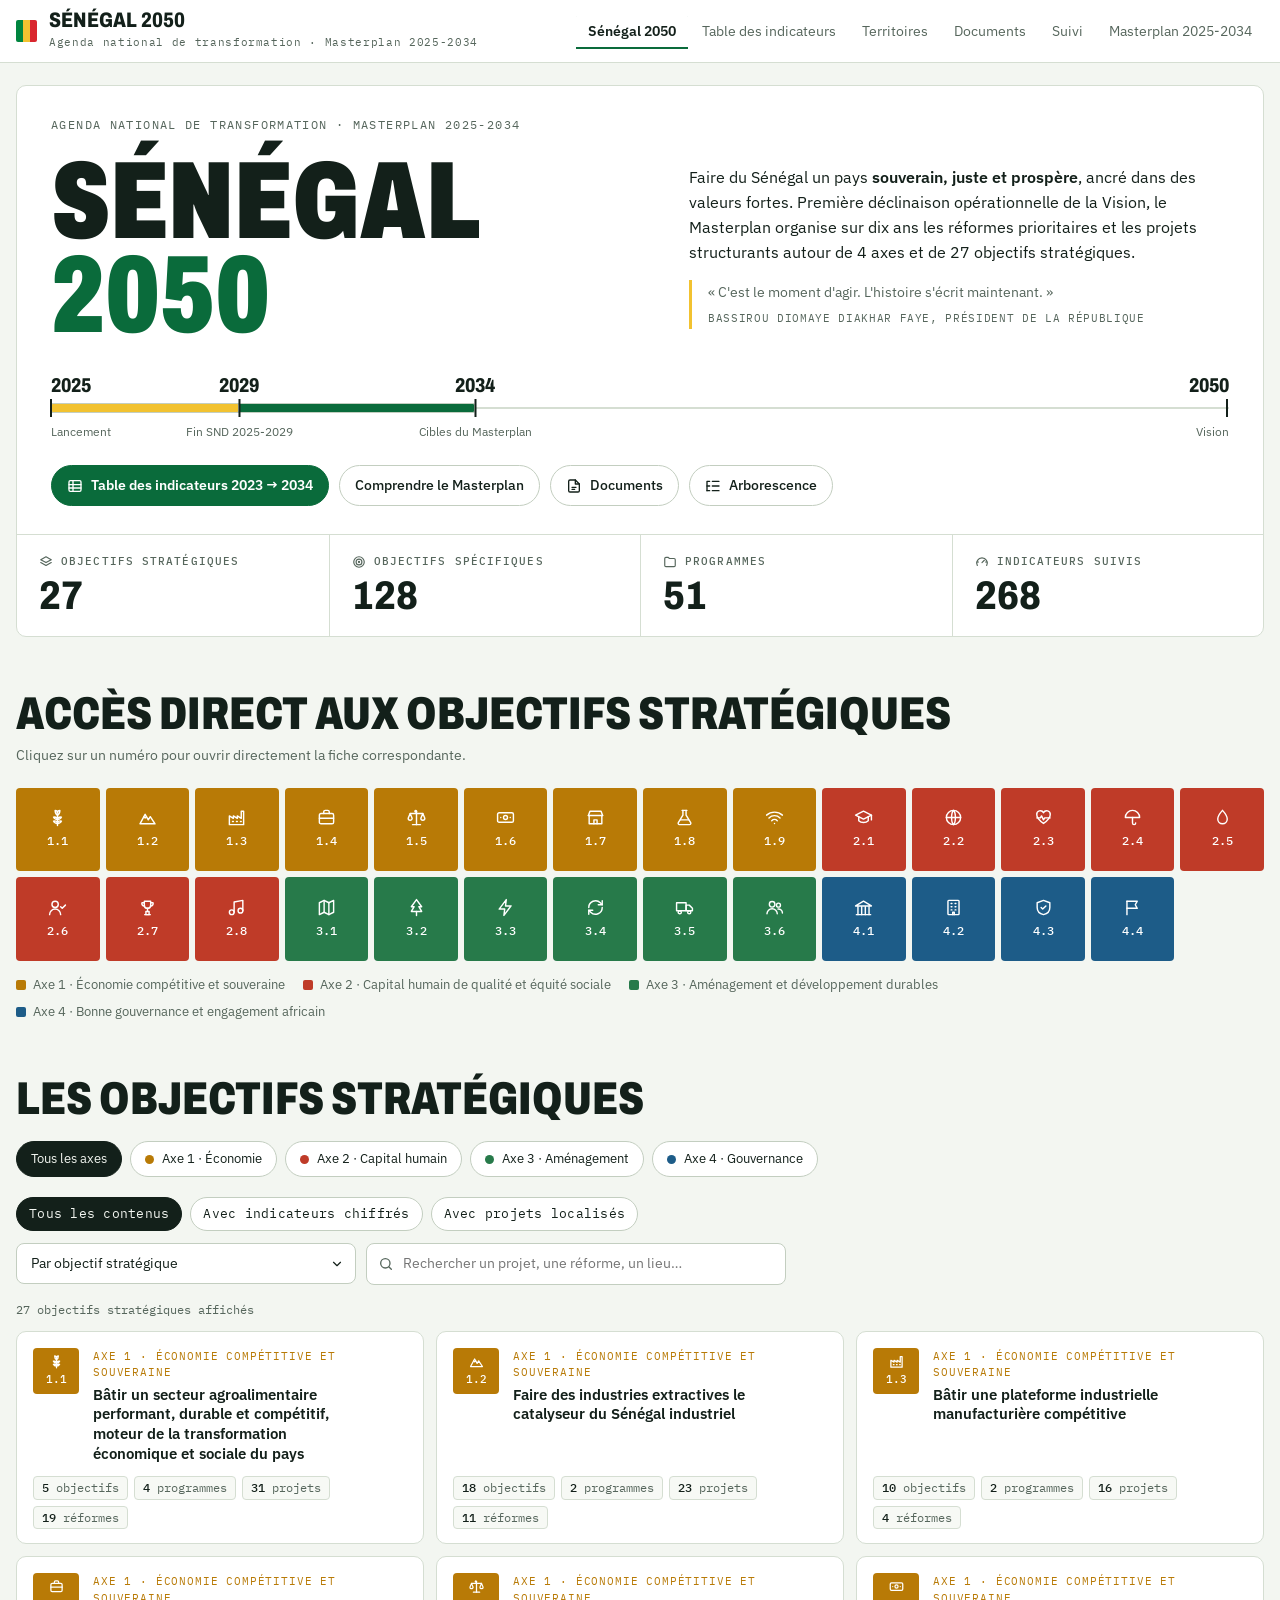
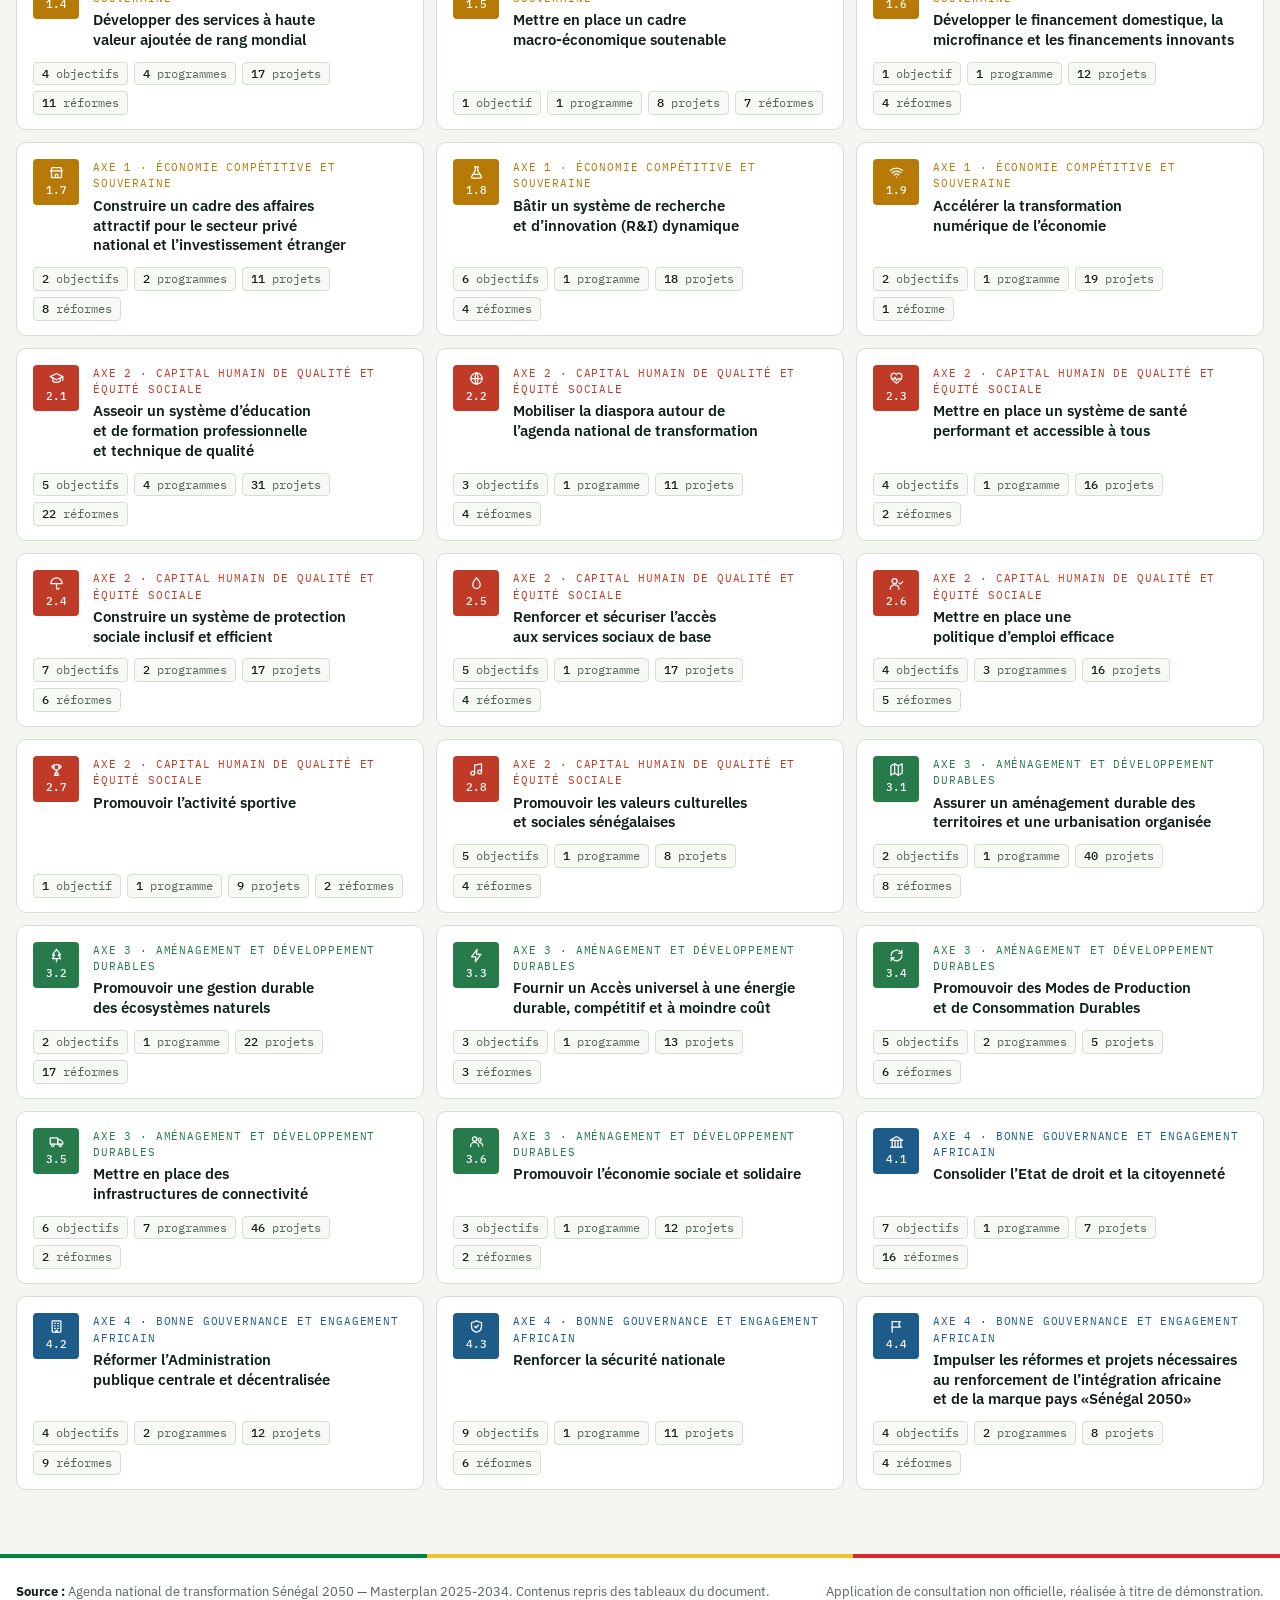
<file: index.html>
<!doctype html>
<html lang="fr">
<head>
<meta charset="utf-8">
<meta name="viewport" content="width=device-width, initial-scale=1, viewport-fit=cover">
<style>:root{padding-top:env(safe-area-inset-top,0px);padding-bottom:env(safe-area-inset-bottom,0px)}body{margin:0}img{max-width:100%}[hidden]{display:none!important}</style>
<title>Sénégal 2050</title>
<meta name="claude:viewport-fit-sides" content="cover">
<link rel="preconnect" href="https://fonts.googleapis.com">
<link rel="preconnect" href="https://fonts.gstatic.com" crossorigin>
<link rel="stylesheet" href="https://fonts.googleapis.com/css2?family=Archivo:wdth,wght@62..125,400..900&family=IBM+Plex+Sans:ital,wght@0,400;0,500;0,600;1,400&family=IBM+Plex+Mono:wght@400;500&display=swap">
<style>
/* Charte « Sénégal 2050 » (modèle v1) appliquée à l'ergonomie CAP 28.
   Couleur : vert baobab + drapeau (vert/or/rouge) ; axes ocre · latérite · vert · bleu Atlantique.
   Typo : Archivo étroit et gras (titres, chiffres), IBM Plex Sans (texte), IBM Plex Mono (étiquettes, codes, valeurs). */
:root{
  --bg:#F3F6F1; --surface:#FFFFFF; --sunk:#E8EEE6; --soft:#F7F9F5; --ink:#13201A; --muted:#56665C; --line:#D5DED2; --line2:#C3CEC0;
  --accent:#0A6B3B; --on-accent:#FFFFFF; --flag-g:#00853F; --flag-y:#F2C230; --flag-r:#D9262E;
  --ax1:#B87A06; --ax1-bg:#F6EBD3; --ax2:#BF3B28; --ax2-bg:#F7DFDA; --ax3:#277A4A; --ax3-bg:#DCEEE2; --ax4:#1D5C88; --ax4-bg:#DCE8F2;
  --on-axis:#FFFFFF; --mark:#FBE7A8;
  --display:"Archivo","Arial Narrow",Arial,sans-serif;
  --body:"IBM Plex Sans",system-ui,-apple-system,"Segoe UI",sans-serif;
  --mono:"IBM Plex Mono",ui-monospace,Menlo,Consolas,monospace;
  --wrap:1280px;
}
@media (prefers-color-scheme: dark){:root:not([data-theme="light"]){
  --bg:#0E1511; --surface:#16201A; --sunk:#1C2821; --soft:#19241D; --ink:#E6EDE8; --muted:#97A89D; --line:#2A3830; --line2:#3A4A40;
  --accent:#4CC38A; --on-accent:#0E1511;
  --ax1:#E3A83A; --ax1-bg:#2E2613; --ax2:#EA7560; --ax2-bg:#331E1A; --ax3:#5BC086; --ax3-bg:#173024; --ax4:#5EA9DD; --ax4-bg:#16283A;
  --on-axis:#0E1511; --mark:#5A4A12; color-scheme:dark}}
:root[data-theme="dark"]{
  --bg:#0E1511; --surface:#16201A; --sunk:#1C2821; --soft:#19241D; --ink:#E6EDE8; --muted:#97A89D; --line:#2A3830; --line2:#3A4A40;
  --accent:#4CC38A; --on-accent:#0E1511;
  --ax1:#E3A83A; --ax1-bg:#2E2613; --ax2:#EA7560; --ax2-bg:#331E1A; --ax3:#5BC086; --ax3-bg:#173024; --ax4:#5EA9DD; --ax4-bg:#16283A;
  --on-axis:#0E1511; --mark:#5A4A12; color-scheme:dark}
*{box-sizing:border-box}
html{scroll-behavior:smooth;scroll-padding-top:84px}
@media (prefers-reduced-motion:reduce){html{scroll-behavior:auto}*{transition:none!important}}
body{background:var(--bg);color:var(--ink);font-family:var(--body);font-size:15px;line-height:1.55}
body::before{content:"";position:fixed;inset:0 0 auto;height:env(safe-area-inset-top,0px);z-index:40;background:var(--surface)}
h1,h2,h3,h4{font-family:var(--display);margin:0;text-wrap:balance}
p{margin:0}
a{color:inherit}
button,select,input{font:inherit;color:inherit}
:focus-visible{outline:2px solid var(--accent);outline-offset:2px}
.wrap{max-width:var(--wrap);margin:0 auto;padding-left:max(16px,env(safe-area-inset-left,0px));padding-right:max(16px,env(safe-area-inset-right,0px))}
.ico{width:16px;height:16px;fill:none;stroke:currentColor;stroke-width:2;stroke-linecap:round;stroke-linejoin:round;flex:none}
.caps{font-family:var(--mono);text-transform:uppercase;letter-spacing:.1em;font-weight:500}
.eyebrow{font-family:var(--mono);font-size:11.5px;letter-spacing:.12em;text-transform:uppercase;color:var(--muted)}
.tri{height:4px;display:grid;grid-template-columns:1fr 1fr 1fr}
.tri i{display:block}.tri i:nth-child(1){background:var(--flag-g)}.tri i:nth-child(2){background:var(--flag-y)}.tri i:nth-child(3){background:var(--flag-r)}

/* en-tête */
.top{position:sticky;top:env(safe-area-inset-top,0px);z-index:30;background:var(--surface);border-bottom:1px solid var(--line)}
.top .wrap{display:flex;align-items:center;gap:20px;min-height:62px}
.brand{display:flex;align-items:center;gap:12px;text-decoration:none;min-width:0}
.flag{display:inline-grid;grid-template-columns:repeat(3,7px);height:22px;border-radius:2px;overflow:hidden;flex:none}
.flag i{display:block}.flag i:nth-child(1){background:var(--flag-g)}.flag i:nth-child(2){background:var(--flag-y)}.flag i:nth-child(3){background:var(--flag-r)}
.brand b{display:block;font-family:var(--display);font-weight:800;font-stretch:80%;font-size:21px;line-height:1;text-transform:uppercase;letter-spacing:.01em}
.brand small{display:block;font-family:var(--mono);font-size:11px;letter-spacing:.06em;color:var(--muted);white-space:nowrap;margin-top:3px}
.nav{display:flex;gap:2px;margin-left:auto;overflow-x:auto;scrollbar-width:none}
.nav::-webkit-scrollbar{display:none}
.nav a{text-decoration:none;font-size:13.5px;padding:8px 12px;border-radius:6px;white-space:nowrap;color:var(--muted)}
.nav a:hover{background:var(--sunk);color:var(--ink)}
.nav a[aria-current="page"]{color:var(--ink);font-weight:600;box-shadow:inset 0 -2px 0 var(--accent);border-radius:6px 6px 0 0}
@media (max-width:900px){.top .wrap{flex-wrap:wrap;gap:6px 16px;padding-block:10px}.nav{margin-left:0;width:100%}}
@media (max-width:560px){.brand small{white-space:normal}}

/* héros */
.hero{margin-top:22px;border:1px solid var(--line);border-radius:10px;overflow:hidden;background:var(--surface)}
.hero-band{padding:30px 34px 28px;display:grid;grid-template-columns:minmax(0,1.1fr) minmax(0,1fr);gap:20px 44px;align-items:end}
.hero .kicker{grid-column:1/-1}
.hero h1{font-weight:900;font-stretch:72%;font-size:clamp(56px,8.6vw,120px);line-height:.86;text-transform:uppercase}
.hero h1 span{display:block;color:var(--accent)}
.hero-band .lead{font-size:15.5px;line-height:1.6;max-width:56ch}
.hero-band .lead strong{font-weight:600}
.quote{border-left:3px solid var(--flag-y);padding:2px 0 2px 16px;font-size:14px;color:var(--muted);margin-top:16px}
.quote cite{display:block;margin-top:6px;font-style:normal;font-family:var(--mono);font-size:11px;letter-spacing:.06em;text-transform:uppercase}
.ruler{grid-column:1/-1;position:relative;height:70px;margin-top:12px}
.ruler .base{position:absolute;left:0;right:0;top:32px;height:2px;background:var(--line)}
.ruler .seg{position:absolute;top:28px;height:10px;border-radius:2px}
.ruler .tick{position:absolute;top:0;transform:translateX(-50%);text-align:center;white-space:nowrap}
.ruler .tick b{display:block;font-family:var(--display);font-weight:800;font-stretch:80%;font-size:20px;line-height:1}
.ruler .tick span{display:block;margin-top:28px;font-size:11.5px;color:var(--muted)}
.ruler .tick::after{content:"";position:absolute;left:50%;top:24px;width:2px;height:18px;background:var(--ink);transform:translateX(-50%)}
.ruler .tick.first{transform:none;text-align:left}.ruler .tick.first::after{left:0}
.ruler .tick.last{transform:translateX(-100%);text-align:right}.ruler .tick.last::after{left:auto;right:0}
.actions{grid-column:1/-1;display:flex;flex-wrap:wrap;gap:10px}
.btn{display:inline-flex;align-items:center;gap:8px;padding:9px 15px;border-radius:999px;border:1px solid var(--line2);background:var(--surface);font-size:13.5px;font-weight:500;text-decoration:none;cursor:pointer;color:var(--ink)}
.btn:hover{border-color:var(--ink)}
.btn.primary{background:var(--accent);border-color:var(--accent);color:var(--on-accent);font-weight:600}
.btn.primary:hover{filter:brightness(1.06)}
.stats{display:grid;grid-template-columns:repeat(4,minmax(0,1fr));border-top:1px solid var(--line)}
.stat{padding:18px 22px 20px}
.stat+.stat{border-left:1px solid var(--line)}
.stat .lab{display:flex;align-items:center;gap:8px;font-size:11px;color:var(--muted)}
.stat .lab .ico{width:14px;height:14px}
.stat b{display:block;font-family:var(--display);font-weight:800;font-stretch:85%;font-size:40px;margin-top:6px;line-height:1;font-variant-numeric:tabular-nums}
@media (max-width:860px){.hero-band{grid-template-columns:1fr;padding:24px 20px}}
@media (max-width:760px){.stats{grid-template-columns:1fr 1fr}.stat:nth-child(3){border-left:0}.stat:nth-child(n+3){border-top:1px solid var(--line)}}
@media (max-width:560px){.ruler{height:44px}.ruler .tick span{display:none}.ruler .tick b{font-size:16px}}

/* sections */
.sec{margin-top:56px}
.sec h2,.page-head h1{font-weight:850;font-stretch:78%;font-size:clamp(30px,4vw,46px);line-height:.95;text-transform:uppercase}
.sec .sub{font-size:13.5px;color:var(--muted);margin-top:8px}

/* tuiles d'accès direct */
.tiles{display:grid;grid-template-columns:repeat(14,minmax(0,1fr));gap:6px;margin-top:22px}
.tile{aspect-ratio:1/1;max-width:100%;border:0;border-radius:4px;display:flex;flex-direction:column;align-items:center;justify-content:center;gap:5px;cursor:pointer;text-decoration:none;color:var(--on-axis);background:var(--c);transition:transform .12s,box-shadow .12s;position:relative}
.tile .ico{width:19px;height:19px;stroke-width:1.8}
.tile span{font-family:var(--mono);font-weight:500;font-size:12px}
.tile:hover{transform:translateY(-2px);box-shadow:0 6px 14px rgba(10,30,20,.18)}
.tile .tip{position:absolute;bottom:calc(100% + 8px);left:50%;transform:translateX(-50%);background:var(--ink);color:var(--bg);font-family:var(--body);font-weight:500;font-size:12.5px;line-height:1.3;padding:7px 10px;border-radius:6px;width:220px;text-align:left;pointer-events:none;opacity:0;transition:opacity .12s;z-index:5}
.tile:hover .tip,.tile:focus-visible .tip{opacity:1}
.legend{display:flex;flex-wrap:wrap;gap:8px 18px;margin-top:14px;font-size:12.5px;color:var(--muted)}
.legend span{display:inline-flex;align-items:center;gap:7px}
.legend i{width:10px;height:10px;border-radius:2px;background:var(--c)}
@media (max-width:1100px){.tiles{grid-template-columns:repeat(9,minmax(0,1fr))}}
@media (max-width:700px){.tiles{grid-template-columns:repeat(6,minmax(0,1fr))}.tile .tip{display:none}.tile .ico{width:16px;height:16px}}

/* filtres */
.pills{display:flex;flex-wrap:wrap;gap:8px;margin-top:20px}
.pill{border:1px solid var(--line2);background:var(--surface);color:var(--ink);border-radius:999px;padding:7px 14px;font-size:13px;cursor:pointer;display:inline-flex;align-items:center;gap:8px}
.pill.hasdot::before{content:"";width:9px;height:9px;border-radius:50%;background:var(--pa)}
.pill:hover{border-color:var(--ink)}
.pill[aria-pressed="true"]{background:var(--ink);color:var(--bg);border-color:var(--ink)}
.pill.sm{font-size:12.5px;padding:6px 12px;font-family:var(--mono);letter-spacing:.02em}
.selects{display:flex;flex-wrap:wrap;gap:10px;margin-top:12px;align-items:center}
.sel{position:relative}
.sel select{appearance:none;-webkit-appearance:none;border:1px solid var(--line2);background:var(--surface);border-radius:8px;padding:9px 36px 9px 14px;font-size:13.5px;cursor:pointer;max-width:340px;color:var(--ink)}
.sel .ico{position:absolute;right:12px;top:50%;transform:translateY(-50%);pointer-events:none;width:14px;height:14px}
.searchbox{position:relative;flex:1 1 260px;max-width:420px}
.searchbox input{width:100%;border:1px solid var(--line2);border-radius:8px;background:var(--surface);padding:9px 14px 9px 36px;font-size:14px;color:var(--ink)}
.searchbox .ico{position:absolute;left:12px;top:50%;transform:translateY(-50%);color:var(--muted)}
.resultcount{font-family:var(--mono);font-size:12px;color:var(--muted);margin-top:16px}

/* cartes */
.cards{display:grid;grid-template-columns:repeat(3,minmax(0,1fr));gap:12px;margin-top:12px}
.card{background:var(--surface);border:1px solid var(--line);border-radius:10px;padding:16px 16px 14px;display:flex;flex-direction:column;gap:12px;text-decoration:none;min-width:0;transition:box-shadow .12s,border-color .12s}
.card:hover{border-color:var(--c);box-shadow:inset 3px 0 0 var(--c)}
.card-top{display:flex;gap:14px;align-items:flex-start}
.badge{width:46px;height:46px;border-radius:4px;background:var(--c);color:var(--on-axis);display:flex;flex-direction:column;align-items:center;justify-content:center;gap:2px;flex:none}
.badge .ico{width:15px;height:15px}
.badge span{font-family:var(--mono);font-weight:500;font-size:11px}
.card .hz{font-family:var(--mono);font-size:10.5px;letter-spacing:.08em;text-transform:uppercase;color:var(--ct)}
.card h3{font-family:var(--body);font-weight:600;font-size:15px;line-height:1.32;margin-top:4px}
.card .meta{display:flex;flex-wrap:wrap;gap:6px;margin-top:auto}
.tag{font-family:var(--mono);font-size:11.5px;background:var(--soft);border:1px solid var(--line);border-radius:4px;padding:2px 8px;color:var(--muted);white-space:nowrap}
.tag b{font-weight:500;color:var(--ink)}
mark{background:var(--mark);color:inherit;border-radius:2px;padding:0 1px}
.card .hits{font-family:var(--mono);font-size:12px;color:var(--ct)}
@media (max-width:1000px){.cards{grid-template-columns:repeat(2,minmax(0,1fr))}}
@media (max-width:640px){.cards{grid-template-columns:1fr}}
.empty{background:var(--surface);border:1px dashed var(--line2);border-radius:10px;padding:26px;color:var(--muted);text-align:center;margin-top:14px}

/* fiche */
.crumbs{display:flex;flex-wrap:wrap;align-items:center;gap:8px;font-family:var(--mono);font-size:12px;color:var(--muted);margin-top:24px}
.crumbs a{text-decoration:none;color:var(--accent)}
.fiche{background:var(--surface);border:1px solid var(--line);border-radius:10px;overflow:hidden;margin-top:12px}
.fiche-band{padding:28px 32px;display:grid;grid-template-columns:auto minmax(0,1fr);gap:24px;align-items:start;background:var(--cbg)}
.fiche-band .badge{width:84px;height:84px;border-radius:6px}
.fiche-band .badge .ico{width:28px;height:28px}
.fiche-band .badge span{font-size:16px}
.fiche-band .hz{font-family:var(--mono);font-size:11.5px;letter-spacing:.1em;text-transform:uppercase;color:var(--ct)}
.fiche-band h1{font-weight:800;font-stretch:85%;font-size:clamp(24px,3.2vw,36px);line-height:1.06;margin-top:8px}
.fiche-band p{margin-top:12px;font-size:15px;line-height:1.6;max-width:80ch}
.fiche-stats{display:grid;grid-template-columns:repeat(4,minmax(0,1fr));border-top:1px solid var(--line);border-bottom:1px solid var(--line)}
.fiche-stats div{padding:14px 22px}
.fiche-stats div+div{border-left:1px solid var(--line)}
.fiche-stats span{font-family:var(--mono);font-size:10.5px;color:var(--muted);text-transform:uppercase;letter-spacing:.1em}
.fiche-stats b{display:block;font-family:var(--display);font-stretch:85%;font-size:30px;font-weight:800;margin-top:2px;line-height:1.05}
@media (max-width:700px){.fiche-band{grid-template-columns:1fr;padding:22px 20px}.fiche-stats{grid-template-columns:1fr 1fr}.fiche-stats div:nth-child(3){border-left:0}.fiche-stats div:nth-child(n+3){border-top:1px solid var(--line)}}
.fiche-body{padding:6px 32px 32px}
@media (max-width:700px){.fiche-body{padding:4px 20px 24px}}
.fsec{margin-top:30px}
.fsec h2{font-weight:800;font-stretch:80%;font-size:22px;text-transform:uppercase;display:flex;align-items:center;gap:10px}
.fsec h2 .ico{width:19px;height:19px;color:var(--ct)}
.fsec .lead{font-size:13.5px;color:var(--muted);margin-top:4px}
.objs{display:grid;grid-template-columns:repeat(2,minmax(0,1fr));gap:10px;margin-top:14px;align-items:start}
.obj{border:1px solid var(--line);border-radius:8px;padding:15px 16px;background:var(--soft);min-width:0}
.obj .n{font-family:var(--mono);font-size:12px;color:var(--ct)}
.obj h3{font-family:var(--body);font-weight:600;font-size:14.5px;line-height:1.35;margin-top:4px}
.obj ul{margin:8px 0 0;padding:0;list-style:none;display:grid;gap:5px}
.obj li{font-size:13.5px;line-height:1.45;color:var(--muted);padding-left:18px;position:relative}
.obj li::before{content:"→";position:absolute;left:0;color:var(--ct)}
@media (max-width:800px){.objs{grid-template-columns:1fr}}
.prog{border:1px solid var(--line);border-radius:8px;margin-top:12px;overflow:hidden;background:var(--surface)}
.prog>summary{list-style:none;cursor:pointer;padding:14px 16px;display:grid;grid-template-columns:minmax(0,1fr) auto;gap:14px;align-items:center}
.prog>summary::-webkit-details-marker{display:none}
.prog .dom{font-family:var(--mono);font-size:11px;letter-spacing:.08em;text-transform:uppercase;color:var(--ct)}
.prog .pt{font-weight:600;font-size:15px;line-height:1.35;margin-top:3px;font-family:var(--body)}
.prog .pt span{display:block;font-size:13.5px;color:var(--muted);font-weight:400}
.prog .cnt{display:flex;gap:6px;align-items:center;flex-wrap:wrap;justify-content:flex-end}
.prog .chev{transition:transform .15s}
.prog[open] .chev{transform:rotate(180deg)}
.prog-body{display:grid;grid-template-columns:minmax(0,1.4fr) minmax(0,1fr);border-top:1px solid var(--line)}
.col{padding:14px 16px;min-width:0}
.col+.col{border-left:1px solid var(--line);background:var(--sunk)}
.col h4{font-family:var(--mono);font-size:11px;font-weight:500;letter-spacing:.1em;text-transform:uppercase;color:var(--muted);margin-bottom:9px}
.col ul{margin:0;padding:0;list-style:none;display:grid;gap:6px}
.col li{font-size:13.8px;line-height:1.42;padding-left:14px;position:relative}
.col li::before{content:"";position:absolute;left:0;top:.62em;width:6px;height:2px;background:var(--c)}
.col.ref li::before{width:5px;height:5px;border-radius:1px;top:.5em;background:var(--muted)}
@media (max-width:760px){.prog-body{grid-template-columns:1fr}.col+.col{border-left:0;border-top:1px solid var(--line)}}
.tbl-wrap{overflow-x:auto;margin-top:12px;border:1px solid var(--line);border-radius:8px;background:var(--surface)}
table.tbl{width:100%;border-collapse:collapse;font-size:14px;min-width:560px}
.tbl th{background:var(--soft);text-align:left;font-family:var(--mono);font-size:11px;font-weight:500;letter-spacing:.08em;text-transform:uppercase;color:var(--muted);padding:10px 14px;border-bottom:1px solid var(--line)}
.tbl td{padding:10px 14px;border-bottom:1px dashed var(--line);vertical-align:top}
.tbl tr:last-child td{border-bottom:0}
.tbl .v{text-align:right;white-space:nowrap;font-family:var(--mono);font-size:13px;font-variant-numeric:tabular-nums}
.tbl th.v{text-align:right}
.tbl .to{font-weight:500;color:var(--ct,var(--accent))}
.tbl .os{white-space:nowrap}
.tbl .os a{display:inline-flex;text-decoration:none;font-family:var(--mono);font-size:11.5px;color:var(--on-axis);background:var(--c);border-radius:3px;padding:2px 7px}
.pager{display:flex;justify-content:space-between;gap:12px;flex-wrap:wrap;margin-top:20px}
.pager a{display:flex;flex-direction:column;gap:2px;text-decoration:none;border:1px solid var(--line);background:var(--surface);border-radius:8px;padding:12px 16px;max-width:48%;min-width:0}
.pager a:hover{border-color:var(--ink)}
.pager a span{font-family:var(--mono);font-size:11px;color:var(--muted);text-transform:uppercase;letter-spacing:.08em}
.pager a b{font-weight:600;font-size:14px;line-height:1.3}
.pager a.next{margin-left:auto;text-align:right}
@media (max-width:600px){.pager a{max-width:100%;width:100%}}

/* pages secondaires */
.page-head{margin-top:30px}
.page-head p{margin-top:12px;color:var(--muted);max-width:75ch;line-height:1.6}
.panel{background:var(--surface);border:1px solid var(--line);border-radius:10px;padding:22px;min-width:0}
.panel h3{font-family:var(--body)}
.grid2{display:grid;grid-template-columns:repeat(2,minmax(0,1fr));gap:16px;margin-top:20px}
@media (max-width:860px){.grid2{grid-template-columns:1fr}}
.chain{display:grid;grid-template-columns:repeat(5,minmax(0,1fr));gap:0;margin:22px 0 0;padding:0;list-style:none}
.chain li{padding:16px 18px 18px;border-top:3px solid var(--ink)}
.chain li+li{border-left:1px solid var(--line)}
.chain b{font-family:var(--display);font-weight:800;font-stretch:80%;font-size:30px;display:block;line-height:1}
.chain h3{font-family:var(--body);font-size:14px;font-weight:600;margin-top:8px}
.chain p{font-size:13px;color:var(--muted);margin-top:5px}
@media (max-width:900px){.chain{grid-template-columns:1fr 1fr}.chain li+li{border-left:0}}
@media (max-width:480px){.chain{grid-template-columns:1fr}}
.axe-card{border-radius:10px;border:1px solid var(--line);background:var(--surface);display:flex;flex-direction:column;padding:22px 24px;gap:14px}
.axe-card .hd{display:flex;gap:14px;align-items:baseline}
.axe-card .hd .n{font-family:var(--display);font-weight:900;font-stretch:70%;font-size:60px;line-height:.8;color:var(--c)}
.axe-card .hd small{display:block;font-family:var(--mono);font-size:11px;letter-spacing:.08em;text-transform:uppercase;color:var(--muted)}
.axe-card .hd h3{font-weight:800;font-stretch:85%;font-size:23px;line-height:1.05;margin-top:3px}
.axe-card .bd{display:grid;gap:14px}
.axe-card .defi{font-size:14px;color:var(--muted)}
.imp{display:grid;border-top:1px solid var(--line)}
.imp div{display:grid;grid-template-columns:minmax(0,1fr) auto;gap:12px;padding:8px 0;border-bottom:1px dashed var(--line);font-size:13.8px}
.imp .v{font-family:var(--mono);font-size:12.5px;white-space:nowrap;color:var(--ct,var(--ink));font-variant-numeric:tabular-nums}
.imp .v em{font-style:normal;color:var(--muted)}
.bars{display:grid;grid-template-columns:repeat(3,1fr);gap:8px;align-items:end;height:110px;border-bottom:1px solid var(--line);margin-top:22px}
.bars div{position:relative;background:var(--ax3-bg);border-radius:3px 3px 0 0}
.bars div.last{background:var(--accent)}
.bars b{position:absolute;bottom:100%;left:0;right:0;text-align:center;font-family:var(--mono);font-size:11.5px;font-weight:500;padding-bottom:3px;white-space:nowrap}
.bars-x{display:grid;grid-template-columns:repeat(3,1fr);gap:8px;text-align:center;font-family:var(--mono);font-size:11px;color:var(--muted);margin-top:4px}
.mult{display:grid;grid-template-columns:1fr 1fr;gap:20px 22px;margin-top:8px}
.mult h4{font-family:var(--body);font-size:12.5px;font-weight:500;color:var(--muted)}
.src{font-size:11.5px;color:var(--muted);margin-top:14px}
.tree{margin-top:20px;display:grid;gap:10px}
.tree details{background:var(--surface);border:1px solid var(--line);border-radius:8px}
.tree summary{cursor:pointer;padding:13px 16px;font-family:var(--display);font-weight:800;font-stretch:85%;font-size:17px;display:flex;align-items:center;gap:12px;list-style:none}
.tree summary::-webkit-details-marker{display:none}
.tree .lvl2{padding:0 16px 14px;display:grid;gap:6px}
.tree .lvl2 details{border:0;border-left:3px solid var(--c);border-radius:0;background:var(--soft)}
.tree .lvl2 summary{font-family:var(--body);font-weight:500;font-size:14.5px;padding:10px 14px}
.tree .lvl3{padding:0 14px 12px 30px;margin:0;font-size:14px;display:grid;gap:4px}
.tree .lvl3 li{color:var(--muted)}
.tree .lvl3 a{color:var(--accent);font-weight:600;font-size:13px}
.dot{width:12px;height:12px;border-radius:3px;background:var(--c);flex:none}

/* territoires */
.carto{display:grid;grid-template-columns:repeat(5,minmax(70px,1fr));grid-template-rows:repeat(5,78px);gap:6px;min-width:390px}
.rt{border:1px solid var(--line);border-radius:6px;padding:7px 8px;cursor:pointer;display:flex;flex-direction:column;justify-content:space-between;text-align:left;font-size:12px;line-height:1.15;background:var(--surface)}
.rt b{font-family:var(--display);font-weight:800;font-stretch:85%;font-size:24px;line-height:1}
.rt[aria-pressed="true"]{outline:2px solid var(--ink);outline-offset:1px}
.csea{border-radius:6px;display:flex;align-items:flex-end;padding:8px;font-family:var(--mono);font-size:10.5px;letter-spacing:.1em;text-transform:uppercase;color:var(--ax4);background:repeating-linear-gradient(135deg,var(--ax4-bg) 0 6px,transparent 6px 12px)}
.gambia{align-self:center;height:14px;border-radius:7px;background:var(--sunk);font-family:var(--mono);font-size:9.5px;letter-spacing:.08em;color:var(--muted);display:flex;align-items:center;justify-content:center}
.poles{display:grid;grid-template-columns:repeat(4,minmax(0,1fr));gap:8px;margin-top:14px}
.pole{border:1px solid var(--line);border-radius:8px;padding:10px 12px;background:var(--soft);font-family:var(--display);font-weight:800;font-stretch:85%;font-size:16px}
@media (max-width:700px){.poles{grid-template-columns:1fr 1fr}}
.loclist{display:grid;gap:8px;max-height:640px;overflow-y:auto;padding-right:4px}
.loc{display:grid;grid-template-columns:auto minmax(0,1fr);gap:4px 12px;padding:12px 14px;border:1px solid var(--line);border-radius:8px;background:var(--surface)}
.loc .rg{grid-column:2;font-family:var(--mono);font-size:11px;color:var(--muted)}
.loc p{font-size:14px;line-height:1.4}

/* cartographie */
.leftcol{display:grid;gap:16px;min-width:0}
.cartopanel .pt,.mappanel .pt{font-family:var(--body);font-size:16px;font-weight:600}
.cartopanel .pd{font-size:13px;color:var(--muted);margin-top:4px}
.side{position:sticky;top:80px}
.loc.pick{cursor:pointer;transition:border-color .12s,box-shadow .12s}
.loc.pick:hover{border-color:var(--c)}
.loc.pick.sel{border-color:var(--c);box-shadow:inset 3px 0 0 var(--c);background:var(--cbg)}
.mapfilter{display:flex;align-items:center;gap:10px;flex-wrap:wrap;background:var(--sunk);border-radius:8px;padding:8px 10px 8px 12px;margin-bottom:10px;font-size:13.5px}
.mapfilter span{flex:1 1 200px;min-width:0}
.mapfilter .ico{color:var(--accent)}
svg.map path,svg.map circle,svg.map polyline{vector-effect:non-scaling-stroke}
svg.map .reg.dim,svg.map .bub.dim{opacity:.35}
svg.map .rlab.dim{opacity:.45}
svg.map .selline path{fill:none;stroke:var(--ink);stroke-width:2.2;pointer-events:none;stroke-linejoin:round}
svg.map.zoomed{transition:none}
@media (max-width:1000px){.side{position:static}}
.terr2{display:grid;grid-template-columns:minmax(0,1.75fr) minmax(0,1fr);gap:16px;margin-top:16px;align-items:start}
@media (max-width:1000px){.terr2{grid-template-columns:1fr}}
.mappanel{padding:18px 18px 16px}
.maptools{display:flex;flex-wrap:wrap;gap:10px 18px;align-items:center;margin-bottom:10px}
.seg{display:inline-flex;border:1px solid var(--line2);border-radius:8px;overflow:hidden}
.seg button{border:0;background:var(--surface);padding:7px 12px;font-size:13px;cursor:pointer;color:var(--muted)}
.seg button+button{border-left:1px solid var(--line2)}
.seg button[aria-pressed="true"]{background:var(--ink);color:var(--bg)}
.chk{display:inline-flex;align-items:center;gap:7px;font-size:13.5px;cursor:pointer}
.chk input{accent-color:var(--accent);width:15px;height:15px}
.mapwrap{position:relative}
svg.map{width:100%;height:auto;display:block}
svg.map .reg{stroke:none;cursor:pointer;transition:fill .15s}
svg.map .reg:hover{filter:brightness(.94)}

svg.map .deps path{fill:none;stroke:var(--line2);stroke-width:.5;pointer-events:none}
svg.map.inset .deps path{stroke-width:.9}
svg.map .regline path{fill:none;stroke:var(--muted);stroke-width:.9;pointer-events:none;stroke-linejoin:round}
svg.map.inset .regline path{stroke-width:1.4}
svg.map .rlab{font-family:var(--body);font-size:10.5px;font-weight:600;fill:var(--ink);paint-order:stroke;stroke:var(--surface);stroke-width:3px;stroke-linejoin:round;pointer-events:none}
svg.map .rlab.big{font-size:15px}
svg.map .nb{font-family:var(--mono);font-size:9px;letter-spacing:.14em;fill:var(--muted);text-anchor:middle;pointer-events:none}
svg.map .nb.gm{font-size:8px}
svg.map .sea{font-family:var(--mono);font-size:9.5px;letter-spacing:.18em;fill:var(--ax4);text-anchor:middle;pointer-events:none}
svg.map.inset .sea{text-anchor:start;font-size:10px}
svg.map .bub{fill:var(--accent);fill-opacity:.32;stroke:var(--accent);stroke-width:1.4;cursor:pointer}
svg.map .bubn{font-family:var(--mono);font-size:11px;font-weight:500;fill:var(--ink);text-anchor:middle;pointer-events:none}
svg.map .rail,.maplegend .rail{fill:none;stroke:var(--ax3);stroke-width:2;stroke-dasharray:5 3;pointer-events:none}
svg.map .pin{cursor:pointer;outline:none}
svg.map .pin circle{stroke:var(--surface);stroke-width:1.6}
svg.map .pin text{font-family:var(--mono);font-size:9.5px;font-weight:500;fill:var(--on-axis);text-anchor:middle;pointer-events:none}
svg.map .pin text.plab{text-anchor:start;fill:var(--ink);font-family:var(--body);font-size:12px;font-weight:600;paint-order:stroke;stroke:var(--surface);stroke-width:3px}
svg.map .pin:hover circle,svg.map .pin:focus-visible circle,svg.map .pin.sel circle{stroke:var(--ink);stroke-width:2.4}
.mapfoot{display:grid;grid-template-columns:minmax(0,1fr) minmax(0,1fr);gap:16px;margin-top:12px;padding-top:12px;border-top:1px solid var(--line);align-items:start}
.insetbox{border:1px solid var(--line2);border-radius:8px;padding:6px 6px 4px;background:var(--surface)}
.insetbox p{font-size:9.5px;color:var(--muted);margin:0 0 2px 4px}
@media (max-width:700px){.mapfoot{grid-template-columns:1fr}}
.mapwrap .tip{position:absolute;z-index:6;background:var(--ink);color:var(--bg);border-radius:6px;padding:8px 10px;font-size:12.5px;line-height:1.35;max-width:240px;pointer-events:none;display:grid;gap:3px}
.mapwrap .tip b{font-family:var(--display);font-stretch:85%;font-size:15px}
.mapwrap .tip em{font-style:normal;opacity:.85;font-size:12px}
.maplegend{display:grid;gap:14px;align-content:start}
.maplegend .bub{fill:var(--accent);fill-opacity:.32;stroke:var(--accent);stroke-width:1.4}
.maplegend .caps{font-size:10.5px;color:var(--muted);margin-bottom:6px}
.classes{display:flex;flex-wrap:wrap;gap:6px 14px;font-size:12.5px;align-items:center}
.classes span{display:inline-flex;align-items:center;gap:6px}
.classes i{width:16px;height:12px;border:1px solid var(--line2);border-radius:2px;display:inline-block}
.classes i.round{width:11px;height:11px;border-radius:50%;border:0}
.side{display:grid;gap:10px;min-width:0}
.sidehead{display:flex;justify-content:space-between;align-items:center;gap:10px;min-height:32px}
.sidehead .caps{font-size:11.5px;color:var(--muted)}
.btn.sm{padding:5px 11px;font-size:12.5px}
.poles-t{font-family:var(--body);font-size:15px;font-weight:600;margin-top:14px}
.cartopanel .poles{margin-top:10px}
.side .loclist{max-height:calc(100vh - 140px)}

/* suivi */
:root{--st-ok2:#1E7A4C;--st-ok:#5FA56E;--st-warn:#D99A1E;--st-bad:#C2412D;--pj0:#C9D1C6;--pj1:#9DB9C9;--pj2:#3F86B5;--pj3:#0A6B3B}
@media (prefers-color-scheme: dark){:root:not([data-theme="light"]){--st-ok2:#4CC38A;--st-ok:#8FCB97;--st-warn:#E8B04A;--st-bad:#EF7A63;--pj0:#3A4A40;--pj1:#55707F;--pj2:#5EA9DD;--pj3:#4CC38A}}
:root[data-theme="dark"]{--st-ok2:#4CC38A;--st-ok:#8FCB97;--st-warn:#E8B04A;--st-bad:#EF7A63;--pj0:#3A4A40;--pj1:#55707F;--pj2:#5EA9DD;--pj3:#4CC38A}
.fictif{display:flex;gap:12px;align-items:flex-start;margin-top:18px;padding:12px 16px;border-radius:10px;border:1px dashed var(--st-warn);background:color-mix(in srgb,var(--st-warn) 10%,var(--surface));font-size:14px}
.fictif .ico{color:var(--st-warn);width:20px;height:20px;margin-top:1px}
.suivi-tools{display:flex;flex-wrap:wrap;gap:14px 28px;align-items:flex-end;margin-top:18px}
.suivi-tools .lab{font-size:10.5px;color:var(--muted);margin-bottom:6px}
.scdesc{flex:1 1 280px;font-size:13.5px;color:var(--muted);max-width:60ch}
.kpis{display:grid;grid-template-columns:repeat(4,minmax(0,1fr));gap:12px;margin-top:18px}
.kpi{background:var(--surface);border:1px solid var(--line);border-radius:10px;padding:16px 18px;display:grid;gap:4px;min-width:0}
.kpi .caps{font-size:10.5px;color:var(--muted)}
.kpi b{font-family:var(--display);font-weight:800;font-stretch:85%;font-size:40px;line-height:1;font-variant-numeric:tabular-nums}
.kpi b em{font-style:normal;font-size:20px;color:var(--muted);font-weight:600}
.kpi small{font-size:12.5px;color:var(--muted)}
@media (max-width:900px){.kpis{grid-template-columns:1fr 1fr}}
.stack{display:flex;height:16px;border-radius:4px;overflow:hidden;margin-top:12px;gap:2px}
.stack i{display:block;min-width:3px}
.stleg{display:flex;flex-wrap:wrap;gap:6px 16px;margin-top:10px;font-size:13px}
.stleg span{display:inline-flex;align-items:center;gap:6px}
.stleg i{width:10px;height:10px;border-radius:2px}
.stleg b{font-family:var(--mono);font-weight:500}
.axbars{display:grid;gap:10px;margin-top:12px}
.axbar{display:grid;grid-template-columns:28px minmax(0,140px) minmax(0,1fr) 48px;gap:10px;align-items:center}
.axbar .an{font-family:var(--display);font-weight:900;font-stretch:70%;font-size:26px;color:var(--c);line-height:1}
.axbar .al{font-size:14px;font-weight:600;line-height:1.2}
.axbar .al small{display:block;font-weight:400;font-size:11.5px;color:var(--muted)}
.axbar .av{font-family:var(--mono);font-size:13px;text-align:right}
.pbar{display:block;height:8px;border-radius:4px;background:var(--sunk);overflow:hidden;min-width:60px}
.pbar i{display:block;height:100%;border-radius:4px}
.spill{display:inline-flex;align-items:center;gap:6px;font-size:12px;font-weight:600;white-space:nowrap;padding:3px 9px;border-radius:999px;color:var(--ink);background:color-mix(in srgb,var(--sc) 16%,var(--surface));border:1px solid color-mix(in srgb,var(--sc) 45%,var(--surface))}
.spill::before{content:"";width:7px;height:7px;border-radius:50%;background:var(--sc)}
.spill.none{--sc:var(--muted);font-weight:500;color:var(--muted)}
.lecture{display:grid;gap:8px;font-size:14px;margin-top:8px}
.sech{font-family:var(--display);font-weight:850;font-stretch:78%;font-size:clamp(26px,3.4vw,38px);text-transform:uppercase;line-height:.95;margin-top:40px}
.suivi-t .srow{cursor:pointer}
.suivi-t .srow:hover td{background:var(--soft)}
.suivi-t .srow.open td{background:var(--cbg)}
.suivi-t .srow:focus-visible{outline:2px solid var(--accent);outline-offset:-2px}
.suivi-t .stt{font-size:14px}
.suivi-t .os{margin-right:6px}
.suivi-t .avc{min-width:170px}
.suivi-t .avc,.suivi-t td:nth-child(5){white-space:nowrap}
.suivi-t .avc .pbar{display:inline-block;width:110px;vertical-align:middle;margin-right:8px}
.suivi-t .mono{font-family:var(--mono);font-size:12.5px}
.suivi-t .small{font-size:11.5px;color:var(--muted);margin-left:6px}
.suivi-t .mini{display:inline-flex;width:80px;height:8px;border-radius:3px;overflow:hidden;vertical-align:middle;gap:1px}
.suivi-t .mini i{display:block}
.suivi-t .chev .ico{transition:transform .15s;color:var(--muted)}
.suivi-t .srow.open .chev .ico{transform:rotate(180deg)}
.suivi-t .sdet>td{background:var(--soft);padding:10px 14px 14px}
.tbl.inner{min-width:720px;background:var(--surface);border:1px solid var(--line);border-radius:8px}
.tbl.inner th em{font-style:normal;color:var(--st-warn)}
.spark{width:120px;height:30px;display:block}
.spark .sp-exp{fill:none;stroke:var(--muted);stroke-width:1.2;stroke-dasharray:3 2}
.spark .sp-real{fill:none;stroke-width:2;stroke-linejoin:round;stroke-linecap:round}
.muted{color:var(--muted)}
.sub2{color:var(--muted);margin-top:8px;max-width:75ch}
.locform{display:flex;flex-wrap:wrap;gap:10px;align-items:center;margin-top:14px}
.locform .searchbox{flex:1 1 320px;max-width:560px}
svg.map .spin{cursor:pointer;outline:none}
svg.map .spin circle{stroke:var(--surface);stroke-width:1.4}
svg.map .spin:hover circle,svg.map .spin:focus-visible circle,svg.map .spin.sel circle{stroke:var(--ink);stroke-width:2.2}
svg.map .spin text.plab{text-anchor:start;fill:var(--ink);font-family:var(--body);font-weight:600;paint-order:stroke;stroke:var(--surface)}
.loc .rg .spill{margin-right:6px;text-transform:none;letter-spacing:0}

footer{margin-top:64px;background:var(--surface);font-size:13px;color:var(--muted)}
footer .wrap{display:flex;flex-wrap:wrap;gap:12px 30px;justify-content:space-between;padding-block:24px 32px}
footer strong{color:var(--ink)}
</style>

</head>
<body>
<header class="top">
  <div class="wrap">
    <a class="brand" href="#accueil"><span class="flag" aria-hidden="true"><i></i><i></i><i></i></span><span><b>Sénégal 2050</b><small>Agenda national de transformation · Masterplan 2025-2034</small></span></a>
    <nav class="nav" aria-label="Navigation principale">
      <a href="#accueil" data-r="accueil">Sénégal 2050</a>
      <a href="#indicateurs" data-r="indicateurs">Table des indicateurs</a>
      <a href="#territoires" data-r="territoires">Territoires</a>
      <a href="#documents" data-r="documents">Documents</a>
      <a href="#suivi" data-r="suivi">Suivi</a>
      <a href="#masterplan" data-r="masterplan">Masterplan 2025-2034</a>
    </nav>
  </div>
</header>

<main class="wrap" id="app"></main>

<footer>
  <div class="tri" aria-hidden="true"><i></i><i></i><i></i></div>
  <div class="wrap">
    <p><strong>Source :</strong> Agenda national de transformation Sénégal 2050 — Masterplan 2025-2034. Contenus repris des tableaux du document.</p>
    <p>Application de consultation non officielle, réalisée à titre de démonstration.</p>
  </div>
</footer>

<script>
const OS = [{"id": "1.1", "objectifs": [{"nom": "Construire un modèle agricole plus productif et plus durable", "resultats": ["Les rendements agricoles convergent vers les standards internationaux", "Le modèle agricole est écologiquement intensif, sa performance bénéficie des services écosystémiques et contribue à la préservation de la biodiversité", "Les ménages sont plus résilients et leurs activités sont pérennisées pendant les situations de crise, notamment climatique", "Les orientations et engagements de la Déclaration de Kampala (janvier 2025) sont opérationnalisés, en cohérence avec le nouveau cadre stratégique du PDDAA pour 2026–2035"]}, {"nom": "Renforcer le rôle de la pêche et de l’aquaculture dans la sécurité alimentaire et la compétitivité économique", "resultats": ["Le potentiel maritime, lagunaire et fluvial est pleinement exploité", "Les revenus sont diversifiés", "Le secteur contribue pleinement à la sécurité nutritionnelle", "La réglementation efficace de la pêche permet de lutter contre la surpêche, la pêche INN (pêche illicite, non déclarée et non réglementée) et les pratiques de pêche destructrices"]}, {"nom": "Moderniser et rendre durable le secteur de l’élevage, pour qu’il contribue à la sécurité alimentaire et au développement économique des zones rurales", "resultats": ["L’élevage est formalisé et intensifié", "Les infrastructures de traitement et d’abattage sont densifiées et modernisées", "Un écosystème de services aux éleveurs se déploie sur toute la chaîne de valeur", "Le surpâturage est réduit", "La maîtrise de l’eau permet un maillage stratégique des points d’eau", "Les effluents d’élevage sont traités et valorisés (biogaz, engrais organique...)"]}, {"nom": "Créer des filières agro industrielles modernes et compétitives pour valoriser la production sur les marchés locaux et internationaux", "resultats": ["La production destinée aux acteurs industriels est augmentée et les chaînes d’approvisionnement sont fiabilisées", "La production agro-industrielle locale augmente et permet de diminuer le déficit commercial agroalimentaire du pays", "Des champions industriels émergent, dynamisent l’innovation et créent un effet d’entraînement sur leur écosystème", "Le commerce intra-africain des produits agroalimentaires est multiplié par trois d’ici 2035 conformément aux cibles de la Déclaration de Kampala"]}, {"nom": "Maîtriser l’inflation sur les produits de première nécessité", "resultats": ["Accessibilité des produits de première nécessité à des prix abordables pour tous les ménages, garantissant un pouvoir d’achat soutenu"]}], "programmes": [{"nom": "Agriculture : Programme de coopératives agricoles communautaire & Intensification et Modernisation de l’agriculture Programme de développement des filières arachides, oléagineux, horticoles, céréalières et de chaînes de valeurs Programme de modernisation des marchés, des circuits de distribution, des infrastructures commerciales et de la régulation économique", "projets": ["Coopératives agricoles communautaires", "Plateforme numérique de gestion agricole intégrée", "AgriTech Labs, Agri Innovation Hubs et fermes-écoles", "Production des semences certifiées", "Autosuffisance en Riz", "Opérationnalisation des filières Mil, Fonio, Sorgho, Maïs, Tomates, Fruits et légumes, PFNL", "Pistes rurales", "Mécanisation de l’Agriculture", "Incorporation des Céréales locales et tubercules dans la panification", "Promotion du Consommer local et du Made in Senegal", "PROMAGEM Plus : Projet de modernisation des marchés, des circuits de distribution et des infrastructures commerciales", "Plateformes de stockage agro-alimentaire", "Développement du système de récépissé d’entrepôts", "Aménagement des périmètres agricoles (grands bassins, coopératives etc.)", "Projets de résilience économique de la Casamance", "Projet de réhabilitation et d’extension des périmètres irrigués du Bassin de l’Anambé", "Bourse des matières premières", "Système d’information commerciale (Stock et prix des produits) et de prospective économique", "Projet des Grands Périmètres de cultures fourragères", "Projet d’aménagement de 1000 ha de vallées et basfonds et 40 ha de périmètres maraîchers dans les régions de Fatick et Kaolack"], "reformes": ["Loi d’orientation agro-sylvopastorale", "Réforme foncière", "Réforme du statut d’agriculteur et Structuration des Coopératives", "Agricoles Communautaires (CAC)", "Planification territoriale"]}, {"nom": "Pêche et aquaculture : Programme de restructuration de la pêche artisanale et de valorisation des produits halieutiques", "projets": ["Création de fermes aquacoles industrielles", "Développement de la Pêche artisanale", "Gestion durable des Pêcheries continentales", "Restructuration des habitats et fonds marins", "Projet Sénégal Ressources Management (SENRM)"], "reformes": ["Révision du code de la pêche maritime", "Code de la pêche continentale", "Révision de la politique de quotas", "Encadrement strict des usines de farines et d’huiles de poisson", "Collaboration transfrontalière", "Mise en place d’un régime foncier pour l’aquaculture"]}, {"nom": "Élevage : Programme de développement de la filière élevage et des chaînes de valeurs", "projets": ["Développement industriel de la filière Lait", "Soutien à l’Aviculture, Œufs à Couver (OAC) et viande blanche", "Autosuffisance en Moutons", "Développement des fermes industrielles bovines et ovines et promotion de races améliorées", "Modernisation et certification des abattoirs"], "reformes": ["Définition de couloirs de transhumance sécurisés et zones de pâturage avec une gouvernance renforcée", "Surveillance accrue des réserves sylvo-pastorales", "Intégration de l’approche « One", "Health » pour améliorer la santé des cheptels, des écosystèmes et des éleveurs"]}, {"nom": "Agro-Industrie : Programme de développement des agropoles Programme d’appui à la transformation agro-industrielle", "projets": ["Développement accéléré des agropoles notamment (Sud, Centre, Nord, Ouest, Est)"], "reformes": ["Transition vers une agriculture contractuelle", "Appui au financement", "Harmonisation des politiques publiques autour des filières prioritaires", "Statut de la ZES à vocation Agroindustrielle"]}], "titre": "Bâtir un secteur agroalimentaire performant, durable et compétitif, moteur de la transformation économique et sociale du pays", "indicateurs": [["Contribution du secteur au PIB (en milliards de FCFA)", "4 505", "9 179"], ["Emplois (millions)", "1,5", "2,6"], ["Prévalence de l’insécurité alimentaire modérée ou grave (%)", "5,7", "0"], ["Balance commerciale agroalimentaire (en milliards de FCFA)", "-418", ">0"], ["Réduction des pertes agricoles post-récolte", "-", "- 50%"], ["Part de la production transformée localement", "-", "35%"], ["Augmentation de la production agroalimentaire", "", "60%"], ["Production céréalières (t)", "4 015 165", "6 487 624"], ["Production horticole (t)", "3 811 207", "5 433 870"], ["Production halieutique (t)", "551469", "563 724"], ["Production aquacole (t)", "1 804", "239 902"], ["Production de viande et d’abats (t)", "335 044", "717 052"], ["Production de lait (Ml)", "300", "888"], ["Rendements céréaliers : riz, mil, maïs (t/ha)", "1,93", "7"], ["Productivité moyenne des vaches laitières (L/an)", "1000", "2500"], ["Surface des terres cultivées (ha)", "4 213 054", "4 825 200"], ["Émissions de gaz à effets de serre liés aux activités agricoles (Millions T CO2e)", "12,43", "2,5"], ["Part des producteurs adhérents à une coopérative (CAC)", "NA", "70%"]]}, {"id": "1.2", "objectifs": [{"nom": "Améliorer la gouvernance et la transparence dans la gestion des ressources", "resultats": ["Les audits et révisions des contrats sont réalisés pour garantir une gestion transparente et équitable des ressources", "Un système de suivi efficace des revenus issus des ressources gazières, pétrolières et minières est établi pour une meilleure traçabilité financière", "Notre engagement national envers la transparence par la mise en œuvre des principes de l’Initiative pour la Transparence des Industries Extractives (ITIE) est renforcé", "Un système d’information stratégique du secteur minier est mis en place"]}, {"nom": "Renforcer la gouvernance et les stratégies de contenu local", "resultats": ["Les politiques de contenu local sont développées, accompagnées d’un plan concret de mise en œuvre pour maximiser les retombées économiques nationales", "Les capacités de l’administration à garantir la mise en œuvre efficace de la stratégie adoptée sont renforcées"]}, {"nom": "Renforcer la gestion des données géologiques et minières", "resultats": ["Les capacités techniques et opérationnelles du Service géologique national sont renforcées pour une meilleure gestion des ressources"]}, {"nom": "Promouvoir la durabilité environnementale et l’efficacité dans l’utilisation des ressources minérales", "resultats": ["La gestion durable des ressources minérales est optimisée pour garantir leur exploitation rationnelle et leur préservation à long terme", "L ’évaluation environnementale est systématisée pour l’ensemble des projets miniers", "Le Fonds de réhabilitation minier est opérationnalisé"]}, {"nom": "Promouvoir le bassin sénégalais à l’échelle régionale et internationale", "resultats": ["Une stratégie de marketing et de communication est élaborée pour valoriser le secteur minier et pétrolier sénégalais à l’échelle nationale et internationale", "Des événements stratégiques, tels que des forums et conférences internationales, sont organisés pour promouvoir les opportunités du secteur minier et pétrolier", "Des partenariats avec des organisations internationales et des institutions financières sont établis pour renforcer les investissements et le transfert d’expertise", "La visibilité en ligne du secteur minier et pétrolier sénégalais est améliorée grâce à une stratégie digitale optimisée"]}, {"nom": "Réduire l’impact environnemental des sites de production", "resultats": ["Les capacités sont développées pour une évaluation approfondie des impacts environnementaux (EIE) et une gestion efficace des risques liés aux activités minières", "Les Plans d’Action Biodiversité (PAB) sont systématisés autour des profits miniers afin de renforcer la résilience des écosystèmes", "Un système de suivi environnemental en temps réel est Installé pour une gestion proactive des impacts", "Les communautés locales actives dans les mines artisanales sont impliquées à travers des campagnes de sensibilisation et des consultations sur la gestion environnementale", "Les technologies avancées sont adoptées pour le traitement des déchets et une gestion durable des ressources en eau", "La coopération internationale est renforcée à travers des partenariats stratégiques pour améliorer la gestion environnementale"]}, {"nom": "Sécuriser l’approvisionnement du marché intérieur en gaz naturel", "resultats": ["Le recours aux droits d’achat de gaz sur le champ gazier de GTA est exercé dans l’immédiat, associé à terme au lancement de la production du champ gazier Yakaar-Teranga, pour renforcer l’approvisionnement énergétique national", "Le développement des phases 1+, 2 et 3 du projet GTA est accéléré pour maximiser la production gazière et soutenir la consommation locale et les exportations", "Le gaz associé de Sangomar est exploité pour optimiser les ressources disponibles et réduire le gaspillage", "Le développement du Réseau Gazier du Sénégal (RGS) est accéléré avec une priorité donnée à la réalisation du tronçon Nord pour améliorer la distribution"]}, {"nom": "Sécuriser l’approvisionnement du marché intérieur en pétrole brut", "resultats": ["La production pétrolière de Sangomar est maximisée et les phases ultérieures lancées pour assurer une exploitation durable et rentable", "L ’exploration pétrolière est stimulée afin d’identifier de nouveaux gisements e t d’accroître les réserves nationales", "Les potentialités des réserves de l’Agence de Gestion et de Coopération entre le Sénégal et la Guinée-Bissau (AGC) sont réévaluées en s’appuyant sur les avancées technologiques et les opportunités émergentes d’écoulement"]}, {"nom": "Opérationnaliser les filières pétrochimique et de raffinage", "resultats": ["Le projet SAR 2.0 est réalisé pour renforcer les capacités de raffinage et répondre aux besoins croissants du secteur énergétique", "Une ville industrielle et énergétique est aménagée pour accueillir la SAR 2.0, une usine d’urée, ainsi que les projets pétrochimiques et énergétiques futurs"]}, {"nom": "Faire du Sénégal un hub de services hydrocarbures du bassin régional MSGBC et booster son contenu local Oil and Gas", "resultats": ["2 à 3 bases logistiques pétrolières stratégiques sont établies à Saint-Louis, Ndayane, et éventuellement Nikine, pour soutenir les opérations offshores", "Un pôle de formation et de certification destiné à renforcer les compétences dans l’industrie offshore est développé", "La sécurité et la gestion des risques dans les activités en amont (upstream) est améliorée pour garantir des opérations fiables et durables"]}, {"nom": "Développer une chaîne de valeur intégrée pour la production et la transformation des phosphates en engrais", "resultats": ["Les capacités de production de phosphates sont augmentées pour répondre à la demande croissante et renforcer la compétitivité du secteur", "Des unités intégrées de production d’engrais sont mises en place ou renforcées pour soutenir l’agriculture nationale et les exportations (Senchim, Matam, Urée.)", "Une infrastructure logistique performante est établie pour assurer une distribution efficace des engrais sur le territoire"]}, {"nom": "Créer une chaîne de valeur locale pour les matériaux de construction allant de l’extraction des matières premières (sables, granulats, pierres, argiles) jusqu’à la transformation et la distribution des produits finis", "resultats": ["Les capacités de production locale de ciment et de béton sont augmentées pour répondre à la demande croissante dans le secteur de la construction", "L ’industrie locale est soutenue pour la fabrication de briques, blocs, carreaux et autres matériaux de construction afin de stimuler l’économie nationale", "Les réseaux de distribution sont améliorés pour garantir un approvisionnement régulier et efficace en matériaux de construction", "Des normes strictes sont mises en place pour assurer la qualité et la conformité des matériaux de construction avec les standards internationaux", "Une école dédiée à la construction et à la formation professionnelle est créée pour développer les talents nationaux et régionaux"]}, {"nom": "Assurer la compétitivité du secteur des matériaux de construction à l’échelle nationale et régionale", "resultats": ["Des plateformes industrielles soutenues par un cadre des affaires attractif sont établies pour favoriser le développement de l’industrie des matériaux de construction"]}, {"nom": "Promouvoir une urbanisation durable avec des matériaux de construction écologiques et durables", "resultats": ["Les matériaux de construction à faible empreinte carbone sont intégrés dans tous les programmes de logements économiques et sociaux pour promouvoir la durabilité", "Des campagnes de sensibilisation sont lancées pour mettre en avant les avantages des matériaux écologiques et leur impact positif sur l’environnement et la santé"]}, {"nom": "Réduire l’exploitation illégale et promouvoir l’orpaillage artisanal responsable", "resultats": ["Une politique de régulation est adoptée et mise en œuvre pour encadrer les exploitations minières artisanales et réduire leur impact négatif"]}, {"nom": "Valoriser localement les métaux précieux par la transformation", "resultats": ["Une unité de transformation locale est installée pour valoriser les métaux précieux au niveau national"]}, {"nom": "Formaliser les acteurs locaux et renforcer les capacités locales", "resultats": ["Des programmes de formalisation pour les travailleurs du secteur minier et de la transformation sont mis en place afin de renforcer leur intégration dans l’économie formelle"]}, {"nom": "Développer des comptoirs de l’or et améliorer la traçabilité et de la transparence dans la filière de l’or", "resultats": ["Des comptoirs de l’or sont établis pour structurer et dynamiser la filière", "Un système de certification et de traçabilité des métaux précieux est déployé pour garantir leur conformité et leur origine éthique", "Une usine de raffinage d’or et d’autres métaux précieux détenue par des nationaux est mise en place"]}], "programmes": [{"nom": "Mines : Programme de développement de hubs miniers régionaux", "projets": ["Révision des contrats et pratiques en place", "Renforcement des capacités du Service géologique national", "Écosystème du savoir et de la formation aux métiers des mines et de la géologie", "Cité technologique des Mines et de la Géologie de Thiès", "Stratégie pour le contenu local et la valeur ajoutée créée", "Industrialisation du fer et de la métallurgie", "Industrialisation de l’iode", "Hub minier régional (Kédougou)", "Pôle industriel Phosphates-engrais (Matam)", "Projet industriel des phosphates/engrais de Louga", "Projet Usine d’Engrais : Urée, Engrais Organominéraux", "Développement d’une usine de raffinage de l’or au niveau local", "Industrialisation du sel", "Industrialisation du marbre"], "reformes": ["Procéder à la révision du Code minier", "Élaboration d’un modèle de contrat de partage de production et de règles de mise en concurrence", "Élaboration d’un projet de Code minier modifié et de ses textes d’application", "Opérationnalisation du Fonds de Réhabilitation des Sites Miniers et de Carrières (FRSMC)", "Révision du Décret n°89-1539 du 19 décembre 1989 réglementant la fabrication, l’importation, la conservation, le transport et l’emploi des explosifs à usage civil", "Effectivité du Fonds d’Appui au Développement Local (FADL)", "Mise à jour du cadastre minier", "Mise à jour du cadre fiscal pour favoriser la transformation locale des ressources"]}, {"nom": "Hydrocarbures : Programme de développement et de renforcement des capacités nationales en hydrocarbures Programme d’optimisation de l’exploitation d’hydrocarbures", "projets": ["Développement du Gaz master plan", "Construction du réseau gazier du Sénégal", "Accélération de la production de gaz : Sangomar gaz, Yakaar-Teranga et GTA1+", "Promotion des blocs non attribués", "Opérationnalisation des filières pétrochimiques", "Cité de l’énergie y compris les industries de raffinage (SAR 2.0), les industries pétrochimiques, et les projets énergétiques", "Création de deux à trois bases pétrolières amont", "Développement d’une stratégie pour le contenu local et la valeur ajoutée créée dans le pays", "Connexion au Gazoduc Africain Atlantique"], "reformes": ["Mise à jour du cadre réglementaire pour favoriser la prospection", "Amélioration de la gouvernance", "Renforcement du capital humain"]}], "titre": "Faire des industries extractives le catalyseur du Sénégal industriel", "indicateurs": [["VA des industries extractives en milliards de FCFA", "1 969", "5 653"], ["Nombre d’emplois directs dans le secteur des industries extractives", "186 714", "350 000"], ["Taux de couverture des besoins locaux par les produits industriels issus des industries extractives", "", "100%"], ["Taux d’accès aux rapports de performance sur les projets extractifs, tels que les audits externes, et les rapports de revenus (%)", "-", "100"], ["Publication des contrats et accords du secteur extractif", "Oui", "Oui"], ["Taux de mise en œuvre des politiques de contenu local (%)", "-", "100"], ["Pourcentage du territoire national couvert par des études géologiques actualisées et des cartes géologiques précises", "-", "100"], ["Qualité et compliance des données d'évaluation disponible (e.g. JORC compliance)", "Non", "Oui"], ["Nombre de nouvelles licences de prospections délivrées depuis le début de la campagne de promotion", "0", "10"], ["Part de sites ayant atteint les normes de qualité de l'air, de l'eau et des sols établies par les régulations environnementales nationales et internationales (%)", "-", "80"], ["Pourcentage de la demande nationale de gaz naturel qui est couverte par la production locale", "0", "100"], ["Taux de disponibilité des infrastructures critiques", "-", "90"], ["Part de la demande nationale en produits pétroliers couverte par la production locale", "-", "100"], ["Taux de couverture des besoins locaux en engrais", "", "100"], ["Part des importations de matériaux de construction dans les besoins (%)", "60", "30"], ["Réduction des émissions de CO₂ liées à la production et à la construction avec des matériaux écologiques", "-", "30"], ["Volume de recettes fiscales et économiques provenant des métaux précieux (Mds XOF)", "242,3", ""]]}, {"id": "1.3", "objectifs": [{"nom": "Renforcer les plateformes industrielles intégrées", "resultats": ["Sénégal développe 1000 hectares de zones économiques spéciales et de plateformes industrielles manufacturières", "Les pôles industriels de Touba, Diamniadio, Diass, Ndayane et le parc automobile sont renforcés", "Les infrastructures commerciales et les plateformes d’exportation compétitives sont déployées"]}, {"nom": "Promouvoir les investissements et les exportations", "resultats": ["L’APIX est réformée, pour en faire une structure d’appui aux échanges extérieures (investissements et exportations)", "La stratégie de promotion à l’international et de développement des échanges est bâtie", "La stratégie de développement des exportations est élaborée et mise en œuvre"]}, {"nom": "Favoriser la mobilisation de capitaux privés dans les projets stratégiques de transformation", "resultats": ["Le FONSIS est renforcé à travers un transfert d’actifs marchands ou à potentiel marchand, devant lui permettre une mobilisation accrue de capitaux privés vers les projets stratégiques de transformation", "Les investissements dans les projets stratégiques sont renforcés avec un objectif d’effet de levier sur la mobilisation des capitaux privés", "La loi PPP est évaluée et actualisée dans un objectif de mieux booster les financements", "PPP", "Le cadre des affaires est amélioré (incitations fiscales, protection sociale, disponibilité d’intrants compétitifs en particulier l’électricité, etc.)"]}, {"nom": "Améliorer la gouvernance et la régulation", "resultats": ["Un cadre réglementaire adéquat est mis en place pour accompagner le développement industriel", "Le rôle de l’ASN dans la supervision de la qualité des produits et services industriels est renforcé"]}, {"nom": "Promouvoir le capital humain", "resultats": ["La main d’œuvre qualifiée et compétente est disponible", "Les investissements sont accentués dans la formation spécialisée aux métiers industriels", "Les partenariats entre les universités et les industries sont encouragés, afin de développer des compétences adaptées", "L’approche « Santé dans toutes les politiques » (SdTP) visant à intégrer les enjeux de santé publique dans la politique industrielle nationale est respectée"]}, {"nom": "Promouvoir la recherche", "resultats": ["La recherche appliquée pour le développement des technologies adaptées aux besoins locaux est fortement encouragée", "La culture technologique est renforcée"]}, {"nom": "Bâtir une souveraineté sur la production des médicaments", "resultats": ["Le Sénégal assure 50% de ses besoins nationaux en approvisionnement de médicaments grâce à la production nationale", "Les populations ont un accès plus élargi aux médicaments essentiels", "La sécurité sanitaire est renforcée", "Le coût des médicaments est réduit", "Le Sénégal garantit la distribution d’au moins 20% des produits pharmaceutiques pour l’Afrique de l’Ouest"]}, {"nom": "Bâtir des filières cuir et textile sénégalaises intégrées d’amont en aval et compétitives", "resultats": ["Les filières cuir et textile sont plus compétitives, innovantes et à forte valeur ajoutée", "La part des produits finis locaux sur les marchés national et international a triplé", "Les importations de textile et de produits en cuir ont baissé", "Les exportations de produits en cuir et coton sénégalais vers l’Afrique de l’Ouest et d’autres marchés internationaux ont fortement augmenté"]}, {"nom": "Substitution des importations par une production locale", "resultats": ["Des industries d’assemblage sont mises en place pour une économie innovante et compétitive au service du marché régional", "Le taux d’intégration des filières est amélioré (augmentation du taux de transformation des unités d’assemblage en unités intégrées)"]}, {"nom": "Transition vers un recyclage des déchets performant", "resultats": ["Les déchets sont soumis à une gestion intégrée", "Les capacités de recyclage du Sénégal sont renforcées"]}], "programmes": [{"nom": "Financement, formation, recherche", "projets": ["Renforcement du FONSIS, pour le financement, avec effet de levier sur les capitaux privés, de projets structurants et de champions nationaux", "Renforcement de la promotion des investissements et des exportations (APIX)", "Appui à la normalisation et à la mise à niveau des entreprises", "Renforcement des formations sur les process industriels", "Expansion de la formation duale et des cursus d’ingénierie", "Promotion des filières STEM et renforcement des Instituts Supérieurs d’Enseignement Professionnel (ISEP)", "Création de l’Institut des métiers d’art d’Afrique de l’Ouest"], "reformes": ["Réforme fiscale (mise en place d’un cadre fiscal plus favorable à la valorisation locale et aux fonds de Capital-Investissement)", "Sécurisation des brevets de production industrielle", "Simplification et digitalisation des opérations portuaires et douanières", "Amélioration de la gouvernance et de la régulation, avec une priorité donnée au développement industriel"]}, {"nom": "Opérationnalisation des stratégies filières Programme de développement d’industries pharmaceutiques, biomédicales et chimiques Programme d’industrialisation des cuirs et peaux Programme Stratégie filière Coton et Textile", "projets": ["Déploiement accéléré des Zones Économiques", "Spéciales et hubs industriels", "Projet de relance de l’industrie pharmaceutique locale", "Pôle industriel pharmaceutique", "Pôle industriel biomédical", "Opérationnalisation de la stratégie filière Cuir et peaux", "Opérationnalisation de la stratégie filière Coton et Textile", "Opérationnalisation Stratégie filière recyclage des déchets", "Zones industrielles Touba, Diamniadio/Diass, Ndayane, Parc industriel automobile)"], "reformes": []}], "titre": "Bâtir une plateforme industrielle manufacturière compétitive", "indicateurs": [["Valeur ajoutée des industries pharmaceutiques, milliards de FCFA", "10,1", "59,2"], ["Nombre d'emplois dans les industries pharmaceutiques", "3 980", "295 126"], ["Taux de couverture des besoins en médicaments", "<10%", "50%"], ["Valeur ajoutée de la filière cuir, milliards de FCFA", "15", "86,6"], ["Valeur ajoutée de la filière textile, milliards de FCFA", "331", "1 063"], ["Part des filières cuir et textile dans les exportations", "2,1%", ""], ["Valeur ajoutée des industries d'assemblage, milliards de FCFA", "301,2", "631"], ["Taux de collecte de déchets à l’échelle nationale", "40%", "50%"], ["Taux de recyclage des déchets à l’échelle nationale", "22%", "30%"], ["Taux de tri au niveau des producteurs", "-", "20%"]]}, {"id": "1.4", "objectifs": [{"nom": "Faire du Sénégal l’une des principales destinations touristiques d’Afrique", "resultats": ["Une offre touristique compétitive est développée sur les cinq segments d’offre touristiques à fort potentiel (MICE, tourisme balnéaire, éco-tourisme, tourisme religieux, tourisme mémoriel, tourisme culturel)", "Une marque nationale forte est créée et promeut activement le tourisme intérieur"]}, {"nom": "Bâtir un leadership continental dans les Industries Culturelles et Créatives", "resultats": ["La production des Industries Culturelles et Créatives sénégalaises dynamique se distingue sur le marché mondial", "Le patrimoine culturel matériel et immatériel du Sénégal est préservé, valorisé et rendu accessible à la jeunesse nationale", "Le Sénégal s’est imposé comme une plateforme d’exposition et de distribution culturelle leader d’Afrique francophone"]}, {"nom": "Développer les services numériques à l’export et pour le marché intérieur", "resultats": ["Le Sénégal est un hub de services numériques compétitif à l’international : services d’externalisation CRM, ITO, BPO, et ESO"]}, {"nom": "Gagner des parts de marché à l’international, notamment auprès des clients africains, sur les services au capital humain à haute valeur ajoutée (éducation supérieure, formation professionnelle, santé, sport)", "resultats": ["Le Sénégal est une destination privilégiée des clients étrangers à la recherche de services à haute valeur ajoutée dans l’éducation supérieure, la formation professionnelle, la santé et le sport"]}], "programmes": [{"nom": "Tourisme : Programme de développement du tourisme Programme de renforcement de la compétitivité du tourisme", "projets": ["Fonds de garantie et mobilisation de capitaux pour la diversification touristique", "Maison du tourisme", "Eco-parcs touristiques", "Soutien à une offre touristique compétitive sur les segments d’offre touristique à fort potentiel (MICE, tourisme balnéaire, éco-tourisme, tourisme religieux, tourisme mémoriel, tourisme médical, tourisme événementiel)", "Déploiement de JOJ Impact Promotion du tourisme via la marque «Visit Senegal»", "Renforcement des compétences et des capacités des acteurs du secteur", "Modernisation du Secteur artisanal", "Réhabilitation des sites naturels et culturels", "Aménagement des Zones touristiques intégrées"], "reformes": ["Modernisation du cadre d’investissement : digitalisation, collecte de données et simplification des procédures", "Mise en place de référentiels pour la formation duale"]}, {"nom": "Programme de développement du patrimoine et des industries culturelles et créatives", "projets": ["Élaboration et mise en œuvre de la stratégie de la filière ICC", "Création d’Incubateurs d’entreprises culturelles", "Création de la Cité du Cinéma et de l’audiovisuel du Sénégal", "Création de maisons d’art et des Industries Culturelles et Créatives", "Construction et réforme de l’Ecole Nationale des Arts et Métiers de la Culture"], "reformes": ["Revue du cadre fiscal des plateformes numériques et opérateurs télécom pour dédier des ressources aux créateurs de contenu", "Structuration des collectifs professionnels ICC et mise en place de référentiels de formation et de système d’accréditation des formations"]}, {"nom": "Soutien au développement des services numériques", "projets": ["Mise à disposition d’infrastructures et de ressources pour l’écosystème numérique (Datacenter, Supercalculateur, environnement de développement, etc.)", "Création d’une industrie manufacturière du numérique (assemblage, production de composants et d’équipements électroniques)", "Mutualisation et mise en cohérence des initiatives d’accélération de l’économie numérique (PTN, Fablabs, incubateurs, living labs, etc.)"], "reformes": ["Promotion pour l’implantation au", "Sénégal de fonds d’amorçage et fonds de capital-investissement internationaux et nationaux", "Promotion des investissements privés dans le cloud"]}, {"nom": "Soutien au développement des services au capital humain à l’export dans l’enseignement supérieur, à la formation professionnelle, à la santé et au sport", "projets": [], "reformes": ["Création d’un fonds de garantie pour inciter les banques à accorder des prêts aux porteurs de projets des ICC (réorienter l’usage des fonds du FOPICA vers de la garantie et augmenter les ressources mobilisables)", "Promotion des investissements privés nationaux dans les établissements de formation professionnelle et d’enseignement supérieur attirant des étudiants étrangers", "Promotion des investissements privés pour le développement de cliniques et hôpitaux accueillant des touristes médicaux", "Promotion des investissements privés dans le développement d’académies sportives (sports collectifs, arts martiaux, lutte, athlétisme, sports individuels) connectés aux fédérations et marché international du sport à travers des Partenariat public-privé"]}], "titre": "Développer des services à haute valeur ajoutée de rang mondial", "indicateurs": [["Contribution au PIB des services à haute valeur ajoutée, milliards FCFA", "3331", "8005"], ["Emplois dans les services à haute valeur ajoutée", "385 963", "769 952"], ["Contribution du tourisme au PIB national, milliards FCFA", "178", "516"], ["Emplois formels dans le secteur du tourisme", "44 900", "113 900"], ["Nombres de touristes internationaux", "800 000", "2 000 000"], ["Dépense moyenne par touriste international, FCFA", "518 750", "640 500"], ["Contribution des ICC au PIB national, milliards FCFA", "417", "1325"], ["Emplois formels du secteur ICC", "140 770", "263 777"], ["Nombre de visiteurs des sites du patrimoine culturel", "335 996", "1 008 000"], ["Contribution des services numériques au PIB national, milliards FCFA", "655", "1780"], ["Emplois formels des services numériques", "18 893", "59 000"], ["Contribution au PIB des services au capital humain, milliards FCFA", "1162", "2728"], ["Emplois formels des services au capital humain", "181 400", "333 275"], ["Investissement privé annuel dans l’offre touristique, FCFA", "12 milliards/ an", "60 milliards/ an"], ["Réceptifs hôteliers 4* et 5*", "20", "100"], ["Partenariats avec les tours opérateurs leader des marchés émetteurs de touristes", "0", "20"], ["Fonds de garantie pour les investissements privés ICC, milliards FCFA", "0", "50"], ["Formation annuelle de codeurs aguerris", "120", "1000"], ["Entreprise nationale championne dans l’offshoring de services numériques", "0", ">10"]]}, {"id": "1.5", "objectifs": [{"nom": "Promouvoir une gestion efficace et transparente des finances publiques", "resultats": ["Le Sénégal augmente les ressources fiscales et optimise la mobilisation des recettes", "Les dépenses publiques sont rationalisées avec une orientation stratégique vers les priorités nationales", "La gestion de la commande publique est alignée sur les ambitions de développement économique et social du pays", "La politique d’actionnariat public est rendue plus efficiente pour maximiser les retombées économiques et sociales", "La soutenabilité de la dette nationale est renforcée grâce à une gestion financière prudente et stratégique", "La contribution des Partenaires au Développement (PAD) au financement est optimisée et alignée aux objectifs de développement national"]}], "programmes": [{"nom": "Gestion des Finances publiques : Stratégie de mobilisation de recettes Programme de réduction du train de vie de l’État", "projets": ["Mise en place d’une stratégie pour l’augmentation des ressources publiques", "Rationalisation des dépenses publiques et orientation vers des priorités nationales", "Modernisation et harmonisation de la gestion des marchés publics", "Stratégie de gestion durable de la dette nationale", "Maximisation de l’impact de l’Aide Publique au", "Développement (APD)", "Promotion des PPP dans le financement des projets d’investissement publics prioritaires", "Cession d’actifs marchands non stratégiques et non souverains"], "reformes": ["Réforme de la politique fiscale", "Nouveau cadre de gouvernance et de promotion des PPP", "Mise à niveau de la politique d’endettement", "Rationalisation de l’actionnariat public", "Réforme budgétaire pour une allocation efficace des ressources publiques", "Budgétisation à base zéro", "Suppression d’agences publiques"]}], "titre": "Mettre en place un cadre macro-économique soutenable", "indicateurs": [["Indice de transparence du budget (EBO)", "73e/120 (42/100)", "Top 20 (65/100)"], ["Taux d’inflation", "5,9%", "2%"], ["Déficit budgétaire", "12,3%", "3%"], ["Dette/PIB", "99,67%", "60%"], ["Réforme fiscale adoptée et mise en œuvre", "Non", "Oui"], ["Mise en place de la budgétisation à base zéro", "Non", "Oui"], ["Masse salariale (en % des recettes fiscales)", "36%", "35%"], ["Service de la dette en % des ressources fiscales", "56,9%", "17,5%"], ["Part de la dette concessionnelle dans la dette totale", "36%", "15%"]]}, {"id": "1.6", "objectifs": [{"nom": "Les capacités de mobilisation de l’épargne nationale sont renforcées pour soutenir les investissements et la croissance économique. Les institutions financières à capitaux publics sont consolidées pour une meilleure Améliorer le financement capacité de financement de l’économie. de l’économie pour Les capacités de refinancement des institutions de microfinance sont renforcées. soutenir la croissance et Les Partenariats Public-Privé (PPP) participent plus activement au financement des les investissements projets d’investissement publics prioritaires. Les instruments de financement innovants et à long terme comme les fonds de Capitalinvestissement (Private Equity) sont plus largement mobilisés", "resultats": []}], "programmes": [{"nom": "Stratégie de mobilisation de financement de l’Agenda Programme de développement des TPE et PME/ PMI", "projets": ["Capitalisation, mobilisation de l’épargne de la diaspora, fond de remise en état des sites pétroliers et toutes les composantes de l’épargne longue)", "Consolidation du secteur bancaire public", "Renforcement de l’inclusion financière", "Création et dynamisation de fonds de capitalinvestissement dédiés aux PME", "Fonds de soutien à la mise à niveau des entreprises", "Promotion des marchés de capitaux", "Relance des industries en difficulté", "Développement des marchés de sous traitance avec", "Bourse nationale de Sous-traitance et de Partenariat (BNSTP)", "Appui et encadrement des TPE, PME et PMI", "Promotion des PPP dans le financement des projets d’investissement publics prioritaires", "Cession d’actifs marchands non stratégiques et non souverains"], "reformes": ["Renforcement de l’éducation financière dans les références de formation", "Mise en place d’un régime d’assurance retraite par capitalisation couvrant tous les actifs, y compris le secteur informel", "Renforcement du système judiciaire pour la facilitation du traitement des contentieux financiers", "Amélioration du cadre juridique, fiscal et du régime des changes des fonds d’investissement"]}], "titre": "Développer le financement domestique, la microfinance et les financements innovants", "indicateurs": [["Crédits à l'économie/PIB", "33,5%", "60%"], ["Taux d’épargne nationale (en % du PIB)", "22,8%", "30%"], ["Mise en œuvre du cadre de gouvernance des PPP", "Non", "Oui"]]}, {"id": "1.7", "objectifs": [{"nom": "Rendre le cadre des affaires attractif pour le secteur privé national et les investissements étrangers", "resultats": ["La régulation des activités économiques est améliorée pour garantir une compétition équitable et lever les barrières à l’entrée", "Les formalités administratives sont simplifiées et accélérées avec une réduction des délais, des coûts et de la parafiscalité", "La justice commerciale est renforcée pour assurer le respect de la propriété privée, promouvoir l’arbitrage et garantir l’application des décisions de justice", "Les investissements sont stimulés grâce à une promotion active et des mesures incitatives adaptées", "L’accès au foncier est facilité pour soutenir les projets d’investissement et de développement économique", "La compétitivité des coûts des facteurs de production est améliorée pour renforcer l’attractivité économique"]}, {"nom": "Mettre à niveau l'économie", "resultats": ["Le soutien aux entreprises est renforcé, notamment pour les MPME, pour favoriser leur croissance et leur contribution à l’économie nationale", "Des mécanismes d’accompagnement pour les grandes entreprises sont mis en place afin de consolider leur compétitivité et leur impact économique"]}], "programmes": [{"nom": "Cadre des affaires attractif Programme d’amélioration du climat des affaires", "projets": ["Digitalisation intégrale des procédures administratives relatives aux investissements et au commerce extérieur", "Promotion de l’arbitrage", "Développement des investissements innovants"], "reformes": ["Refonte de la législation concernant la réglementation des activités économiques", "Réforme des procédures domaniales", "Réforme du Code des investissements", "Renforcement de la justice commerciale", "Rationalisation de la législation du travail"]}, {"nom": "Mise à niveau de l’économie Programme de restructuration/ réingénierie des grands projets stratégiques et des entreprises en difficulté Programme Compétitivité des entreprises", "projets": ["Formalisation des entreprises informelles", "Développement des capacités techniques et technologiques", "Renforcement de l’accès au marché : Valorisation des produits locaux (labels de qualité, campagnes de promotion du consommer local)", "Mise à niveau des entreprises", "Restructuration / Re-engineering des grands projets stratégiques", "Appui à l’internationalisation des entreprises dans leur démarche d’exportation (participation à des salons, études de marché, création de réseaux de distribution, facilitation de l’accès aux marchés en ligne, développement de l’assurance export)", "Appui aux entreprises pour les certifications internationales (ISO, HACCP, etc.) pour garantir la conformité de leurs produits aux exigences des marchés étrangers", "Promotion de champions nationaux"], "reformes": ["Facilitation des procédures pour l’enregistrement des entreprises", "Renforcement du dispositif d’appui à l’investissement et à l’exportation", "Renforcement et développement des mécanismes de financement des entreprises"]}], "titre": "Construire un cadre des affaires attractif pour le secteur privé national et l’investissement étranger", "indicateurs": [["Formation brute de capital (% PIB) ?", "35,4%", "25%"], ["Volume annuel IDE par secteur industriel (hors hydrocarbures, en Mds FCFA)", "2 561", "3 500"], ["Taux de satisfaction des investisseurs étrangers et nationaux (%)", "", "80"], ["Taux de formalisation des entreprises informelles (%)", "~20", "50"], ["Part du secteur privé national dans les marchés publics (%)", "", "60"], ["Délai moyen de création d’une entreprise (en jours)", "2", "1"], ["Nombre de PME/PMI accompagnées à la certification ou labellisation", "", "5 000"], ["Nombre d’entreprises bénéficiaires de dispositifs de garantie ou d’accompagnement financier", "", "10 000"], ["Nombre d’entreprises publiques restructurées ou réformées avec plan de viabilité validé", "", "20"]]}, {"id": "1.8", "objectifs": [{"nom": "Positionner la recherche et l’innovation comme moteur central du développement économique et social", "resultats": ["L’écosystème national de recherche et d’innovation est structuré, performant, connecté aux besoins du tissu productif et des territoires"]}, {"nom": "Construire la souveraineté scientifique, technologique et numérique du Sénégal", "resultats": ["Les capacités scientifiques et technologiques de l’écosystème national de la recherche et de l’innovation sont renforcées dans les domaines stratégiques de l’industrie des données ainsi que de l’intelligence artificielle et des biotechnologies"]}, {"nom": "Renforcer les synergies entre opérateurs de la recherche, entreprises et collectivités", "resultats": ["La recherche développement produit des résultats valorisables à travers des brevets, startups, et des solutions aux problématiques de développement socio-économiques"]}, {"nom": "Attirer, former et retenir les talents dans les domaines stratégiques", "resultats": ["Une masse critique de chercheurs et d’innovateurs est constituée et connectée à la diaspora et aux réseaux scientifiques internationaux par des dispositifs adaptés à la capitalisation et au transfert de compétences"]}, {"nom": "Faire émerger des pôles de compétitivité technologique à l’échelle des territoires", "resultats": ["Des plateformes et clusters de recherche développement et d’innovation articulés aux filières sont développés, intégrés aux chaînes de valeur locales"]}, {"nom": "Stimuler l’investissement privé dans la R&D et l’innovation", "resultats": ["Une dynamique d’investissement public–privé est soutenue par des incitations fiscales et un cadre propice à l’innovation", "Un appui au développement de partenariats internationaux et à la mobilisation de financements est apporté pour soutenir l’innovation et l’industrialisation et la modernisation de l’économie"]}], "programmes": [{"nom": "Programme de renforcement du système de recherche et de l’innovation", "projets": ["Appui à l’installation des entreprises innovantes", "Promotion de la recherche collaborative", "Installation de campus décentralisés au sein de pôles industriels", "Renforcement des capacités de l’écosystème de la recherche et de l’innovation", "Projet Spatial du Sénégal (SENSAT)", "Pôle national de recherche, d’innovation et de souveraineté scientifique et technologique", "Développement Réseau national de laboratoires filières pour la compétitivité territoriale", "Fonds compétitif pour projets collaboratifs public–privé", "Développement de Plateformes d’innovation frugale pour les territoires", "Promotion des inventions et de renforcement de l’innovation", "Projet doctoral national en R&D et innovation ouverte", "Projet de valorisation des résultats de la recherche", "Projet national de thèses d’entreprise pour l’innovation et la souveraineté", "Réseau d’incubateurs technologiques thématiques adossés aux pôles de compétitivité", "Infrastructure nationale des données et systèmes d’information pour la recherche et l’innovation", "Projets Sen IA & Données pour la souveraineté numérique et la compétitivité des filières", "Plateforme contributive des chercheurs de la diaspora et des talents internationaux", "Projet de formation et de rétention de 500 talents en recherche, développement et innovation"], "reformes": ["Mise en œuvre du crédit d’impôt innovation", "Renforcement de la protection des brevets", "Simplification de l’accès des entrepreneurs internationaux", "Mise en œuvre d’une politique d e compensation industrielle"]}], "titre": "Bâtir un système de recherche et d’innovation (R&I) dynamique", "indicateurs": []}, {"id": "1.9", "objectifs": [{"nom": "Conduire une révolution digitale au sein de l’État et de l’économie pour accélérer la transformation numérique et améliorer l’efficacité", "resultats": ["Les principales prestations de services publics sont digitalisées 100% des Sénégalais ont une identité numérique 80% du foncier avec une identité numérique 90% des procédures administratives sont digitalisées 95% des entreprises ont atteint la maturité digitale", "Un réseau national haut débit est déployé, pour assurer 95% de taux de connectivité"]}, {"nom": "Renforcer la sécurité, la souveraineté en infrastructures numériques", "resultats": ["Toutes les données sensibles sont hébergées au Sénégal", "Une agence nationale de cybersécurité est opérationnelle avec un SOC national", "Un cloud souverain est disponible pour l’administration et pour le privé"]}], "programmes": [{"nom": "Sécurité et infrastructures numériques Digitalisation des prestations de services publics", "projets": ["Mise en place d’une Plateforme Publique Numérique fournissant les services de base (authentification, signature, Paiement, interopérabilité)", "Mise en place de l’identité fondationnelle numérique des personnes physiques et morales (e-ID)", "Déclinaison sur tous les services de l’administration (e-Cadastre, e-Santé, e-Education, e-Finances, e-Agri, e-Commerce, etc.)", "Dématérialisation des procédures administratives et mise en place d’un Guichet Unique", "Digitalisation du secteur informel et des microentreprises", "Mise en place d’un Centre d’archivage numérique national", "Mise en place d’un Système d’Adressage Numérique National", "Développement de l’industrie de l’investissement dans le numérique", "Développement des talents et renforcement des capacités numériques", "Sénégal Digital Factory : De l’idée au produit", "Sénégal Villes Intelligentes (Smart, Safe & Secure Cities)", "Infrastructures, Réseaux et Connectivité Universelle", "Mise en place d’un Cloud National Souverain", "Mise en place d’une infrastructure de gestion de clés et signature électronique à vocation civile (PKI)", "Modernisation du Système d’Information de l’Etat (Interopérabilité, AEG, E-Gov, Collab)", "Mise en place d’un SOC et d’un CERT/CSIRT nationaux", "Projet de cyberdéfense", "Mise en place d’une stratégie nationale de cybersécurité alignée à la cyberdéfense", "Projet d’Appui à la modernisation de l’administration (PAMA)"], "reformes": ["Réformes d’amélioration du cadre légal, réglementaire et de gouvernance du secteur du numérique"]}], "titre": "Accélérer la transformation numérique de l’économie", "indicateurs": [["Part du secteur numérique dans le PIB total", "3%", "15%"], ["Taux de couverture de l’identité numérique (%)", "-", "100%"], ["Nombre d’emplois liés aux TIC", "19 000", "77 000"]]}, {"id": "2.1", "objectifs": [{"nom": "Améliorer significativement Le Sénégal démocratise l’accès au dispositif d’éveil pour les jeunes enfants. l’accès à l’éducation préscolaire", "resultats": []}, {"nom": "Le système éducatif de l’enseignement général assure une formation des Universaliser et améliorer la citoyens adossée à son socle endogène de valeurs africaines et spirituelles qualité de l’enseignement général tout en étant ouvert sur le monde et préparé aux défis du développement élémentaire, moyen et secondaire durable", "resultats": []}, {"nom": "Intégrer les Daaras dans les stratégies d’éducation et L’État garantit l’égalité des chances et l’employabilité des élèves des Daaras. d’apprentissage", "resultats": []}, {"nom": "Améliorer l’accessibilité et L’Enseignement supérieur, de la Recherche et de l’Innovation constitue un la qualité de l’Enseignement levier du développement économique, social et culturel du Sénégal. supérieur et renforcer la recherche", "resultats": []}, {"nom": "Faciliter l’accès aux formations L’approche de formation professionnelle duale est généralisée en coopération professionnelles duales et au avec les organisations professionnelles pour faciliter l’intégration à l’emploi suivi continue de l’acquisition des des jeunes apprenants, y compris l’auto-entreprenariat. compétences professionnelles", "resultats": []}], "programmes": [{"nom": "Enseignement à l’éveil – préscolaire", "projets": ["Promotion des investissements privés dans la création de nouvelles écoles préscolaires habilitées et agréées"], "reformes": ["Réforme du cycle fondamental", "Introduction des apprentissages d’éveil et d’alphabétisation en wolof et autres langues vernaculaires", "Uniformisation et contrôle du respect des programmes d’éveil et d’apprentissage en préscolaire", "Mise en place d’un appui pour favoriser l’inscription en maternelle dans des structures privées agréees des enfants des ménages modestes"]}, {"nom": "Éducation de qualité pour tous (Élémentaire, Moyen et Secondaire) Programme de construction et d’équipement d’écoles, des universités, de centres et d’établissements de formation professionnelle Programme intégré de transformation de l’éducation", "projets": ["Remplacement des abris provisoires persistants", "Programme national de mise à niveau et de construction d’écoles et établissements scolaires pour améliorer l’environnement scolaire et résorber le gap d’enfants non scolarisés", "Plan d’investissement quinquennal en salles de classe, table-banc et sanitaires dans les établissements", "Programme de développement des cantines scolaires", "Programme quinquennal de recrutement de 5000 enseignants publics pour combler les gaps", "Développement du système national d’assurance qualité de l’éducation et de la formation", "Stratégie nationale de développement des Daara", "Renforcement de l’équité et de l’inclusion sociale et scolaire", "Mise en place d’ateliers d’apprentissage de référence dans les daara : « daara atelier »", "Construction des 6 lycées professionnels agricoles et agro-alimentaires", "Construction et équipement de collèges, lycées techniques et centres de formation professionnelle dans les pôles économiques", "Construction des collèges d’enseignement technique et professionnel", "Construction et équipement de 38 centres départementaux de formation", "Programme d’investissement public, PPP et privé en infrastructures scolaires pour les cycles moyens et secondaires d’enseignement général et technique, couplé à des initiatives comme les centres d’excellence sportive et les centres culturels de proximité"], "reformes": ["Réforme des curricula", "Réforme du système d’évaluation et mise en place d’un dispositif national cohérent avec les standards internationaux", "Révision du cadre juridique et réglementaire des Daara", "Systématisation des contrôles et inspections du corps professoral", "Systématisation des modules de formation continue des enseignants", "Alignement des référentiels de formation de l’enseignement aux besoins du monde socioprofessionnel"]}, {"nom": "Enseignement Supérieur et Recherche", "projets": ["Opérationnalisation de l’Université Numérique", "Cheikh Hamidou Kane (UNCHK) dans les différents départements", "Renforcement du dispositif d’encadrement de l’UNCHK à travers le développement des ENO dans les départements", "Projet de construction et d’équipement des ISEP, Écoles d’ingénieurs et Universités", "Programmation des recrutements de personnel enseignant du supérieur pour atteindre l’objectif d’encadrement 1 enseignant pour 40 apprenants", "Augmentation de 30 000 lits des capacités d’internat des universités d’ici 2034 pour les étudiants et les doctorants / chercheurs (investissement public et PPP)"], "reformes": ["Mise à jour des référentiels de formation", "Alignement des offres de formations supérieures sur les besoins socioéconomiques, avec mise en place d’écosystèmes favorisant l’apprentissage en vraies situations professionnelles et l’ancrage territorial des formations en lien avec les potentialités économiques locales", "Le développement de l’assurance qualité à tous les niveaux du système de la formation et de la recherche. Le renforcement des capacités des formateurs des établissements d’enseignement supérieur", "La recherche soutient le développement économique et social du Sénégal"]}, {"nom": "Grande offensive de la formation professionnelle de développement de l’emploi et de déploiement massif de la formation professionnelle duale", "projets": ["Recrutement et formation de plus de 1500 formateurs publics agréés", "Mise en place de dispositifs d’accompagnement solides et d’accueil en entreprises des jeunes de la formation professionnelle duale", "Accompagnement à la certification des maîtres d’apprentissage en entreprises", "Promotion de l’investissement privé pour la création de nouveaux centres de formation professionnelle et technique", "Mise en place d’un système d’information dynamique sur l’emploi et l’insertion professionnelle des diplômés", "Alignement des référentiels de formation de l’enseignement aux besoins du monde socioprofessionnel", "Projets d’amélioration de l’employabilité", "Projets de déploiement massif de la Formation professionnelle duale", "Projet de promotion de la Qualification et de l’Insertion socioprofessionnelle des Jeunes sénégalais", "Projet de formation et développement des compétences numériques dans les programmes de formation professionnelle et technique"], "reformes": ["Élaboration et/ou mise à jour des référentiels métiers/compétences et des référentiel de formation, Mise en place d’un cadre incitatif adapté à la mise en place et à la mise à l’échelle de la formation duale à tous les niveaux de la formation", "Mise en place d’un cadre adapté pour le développement des projets de thèses d’entreprise", "Mise en place d’un dispositif national d’accréditation des établissements de FPT", "Réformes réglementaires visant à l’autonomisation financières des établissements de formation professionnelle et technique", "Renforcement du dispositif d’orientation de la jeunesse vers les opportunités d’apprentissage en formation professionnelle duale", "Mise en place d’un dispositif national de la validation des acquis d’expérience (VAE)", "Création de passerelles spécifiques pour accueillir les jeunes sortis des Daaras", "Projet d’agrégation et d’optimisation des services d’appui, d’accompagnement"]}], "titre": "Asseoir un système d’éducation et de formation professionnelle et technique de qualité", "indicateurs": [["Réduction du taux de jeunes de 15-24 ans NEET (Not in Education, Employment or Training)", "46,8%", "10%"], ["Taux brut de préscolarisation", "19,6%", "60%"], ["Taux d’achèvement scolaire au cycle élémentaire", "62,1%", "80%"], ["Taux d’achèvement scolaire au cycle moyen", "39,6%", "60%"], ["Taux d’achèvement scolaire au cycle secondaire", "26,1%", "50%"], ["Jeunes de 15-34 ans scolarisés dans le système de formation professionnelle", "10,4%", "30%"], ["Taux d’emploi (secteur formel) après 12 mois des diplômés du Supérieur", "< 50%", ">80%"], ["Nombre de chercheurs par million d’habitants", "650", "1000"], ["Nombre d’étudiants de l’Enseignement Supérieur", "210 000", "310 000"], ["Centres préscolaires privés agréés", "2 746", "12 746"], ["Nombre d’éducateurs préscolaires formés", "15 941", "66 000"], ["Ratio d’élève du secondaire général dans les filières sciences et technologies", "22%", "35%"], ["Ratio d’élève des daaras avec certificat d’acquisition de compétences", "ND", "80%"], ["Taux de transition du cycle fondamental vers la Formation Professionnelle et Technique", "10%", "40%"], ["Nombre de jeunes dans l’apprentissage traditionnel disposant annuellement d’une certification d’acquisition de compétences", "ND", "400 000"], ["Soutiens à la création de centres de formation professionnelle et lycée techniques privés et publics", "ND", "200"], ["Taux de réussite aux examens diplômants de la formation professionnelle", "ND", "90%"]]}, {"id": "2.2", "objectifs": [{"nom": "Renforcer les capacités des Missions diplomatiques et consulaires pour une meilleure qualité des services offerts aux usagers", "resultats": ["Les capacités des consulats sont renforcées pour mieux répondre aux besoins de la diaspora", "La qualité des services consulaires est améliorée grâce à une écoute active"]}, {"nom": "Mobiliser le potentiel de la diaspora (ressources humaines, créativité et projet d’investissement) au service du développement économique, social et culturel du Sénégal", "resultats": ["Les investissements de la diaspora sont accrus dans les secteurs prioritaires", "Les échanges entre la diaspora et les partenaires économiques locaux sont facilités", "Les investissements dans des projets culturels, sociaux et communautaires portés par la diaspora augmentent", "La diaspora est sensibilisée aux opportunités d’investissement national"]}, {"nom": "Mobiliser l’épargne de la diaspora pour le financement des projets nationaux", "resultats": ["Des produits financiers attractifs sont développés pour mobiliser l’épargne de la diaspora", "La participation des membres de la diaspora aux projets d’investissement au Sénégal est renforcée", "La transparence et la sécurisation des investissements réalisés par la diaspora sont assurées"]}], "programmes": [{"nom": "Attractivité et mobilisation de la diaspora sénégalaise", "projets": ["Projet « Offre de services de qualité aux usagers de la Diaspora »", "Mise en place d’une base données (à plusieurs variables) sur les Sénégalais de l’extérieur", "Elaboration d’un manuel type de procédures de gestion des affaires consulaire", "Création de permanences consulaires pour améliorer l’accessibilité des services", "Mise en place de plateformes de feedback pour recueillir les suggestions de la diaspora. Projet « Investissements et entrepreneuriat de la Diaspora »", "Renforcement des dispositifs d’accompagnement à l’entrepreneuriat pour la diaspora", "Organisation de plateformes d’échange annuelles entre les entrepreneurs de la diaspora et les acteurs économiques locaux", "Mise en place et renforcement des mécanismes de financement pour les initiatives culturelles et sociales de la diaspora", "Conception de produits financiers offrant un retour sur investissement compétitif et stable", "Organisation de campagnes de communication ciblées sur les investissements au Sénégal", "Création d’un guichet unique de l’investissement pour les initiatives de la diaspora"], "reformes": ["Digitalisation des services administratifs consulaires pour une meilleure accessibilité", "Amélioration de la réactivité des consulats dans la gestion des urgences", "Création d’incitations fiscales pour les investissements de la diaspora", "Établissement d’un cadre juridique sécurisant pour les investisseurs de la diaspora"]}], "titre": "Mobiliser la diaspora autour de l’agenda national de transformation", "indicateurs": [["Délai moyen de délivrance des passeports dans tous les pays", "-", "3 Semaines"], ["Taux de satisfaction de la diaspora sur la qualité des services consulaires", "-", "90%"], ["Transferts de la diaspora (% PIB)", "9,9%", "10%"], ["Volume des investissements de la diaspora (% PIB)", "1%", "4%"], ["Epargne totale de la diaspora (% PIB)", "0,50%", "5%"], ["Nombre de services consulaires et de types de services digitalisés", "-", "100%"], ["Nombre de consulats ayant un dispositif d'amélioration de la qualité de service", "-", "100%"], ["Cadre fiscal de faveur pour les investissements de la diaspora au Sénégal mis en place", "-", "Oui"], ["Nombre de forums pour l'investissement de la diaspora organisés", "-", "20"], ["Nombre de projets d'entreprises et d'investissements de la diaspora soutenus par l'État", "-", "100"], ["Nombre d'initiatives culturelles et sociales soutenues", "-", "50"], ["Performances moyennes (volumes, rentabilités) des placements de la diaspora", "4%", ">7%"], ["Nombre de campagnes de communication lancées à destination de la diaspora", "-", "20"], ["Nombre et volume des investissements promus par le guichet unique (% PIB)", "-", "2%"], ["Evolution des contentieux sur les investissements de la diaspora (valeur des projets en % PIB)", "-", "<0,1%"]]}, {"id": "2.3", "objectifs": [{"nom": "Basculer vers une approche santé préventive guidée par le digital", "resultats": ["Chaque Sénégalais dispose d’un dossier patient médical numérique", "Chaque Sénégalais est référencé et a accès à une aide sociale et une couverture maladie en fonction des critères d’éligibilité", "Les plans personnalisés de santé sont adossés à une gestion décentralisée"]}, {"nom": "Accroître et diversifier l’offre de santé de qualité partout sur le territoire national", "resultats": ["Le système de santé est considéré de qualité, accessible à tout Sénégalais, quel que soit son lieu de résidence et son niveau de revenu, ainsi qu’aux citoyens de la sous-région", "La mortalité maternelle, néonatale et infantile est réduite", "La prise en charge de la santé du couple mère-enfant et des ado-jeunes est améliorée", "Les maladies transmissibles et non transmissibles sont entièrement prises en charge"]}, {"nom": "Disposer d’un personnel qualifié de santé", "resultats": ["Les ressources humaines qualifiées sont fidélisées avec une répartition équitable"]}, {"nom": "Garantir un accès équitable aux services de santé", "resultats": ["La couverture maladie universelle est étendue à l’ensemble des citoyens", "Les dépenses catastrophiques de santé pour les ménages à faibles revenus sont réduites", "Une quasi-gratuité des soins de santé de base est assurée pour les populations vulnérables", "Un meilleur accès des personnes handicapées aux aides techniques et aux services de réadaptation est garanti", "La collecte et de la gestion des données pour une planification plus précise et efficace de la couverture sociale sont assurées", "La prise en charge médico-sociale est renforcée pour les personnes affectées par des maladies chroniques et stigmatisantes, comme la lèpre"]}], "programmes": [{"nom": "Programme couverture sanitaire universelle", "projets": ["Développement de la recherche médicale", "Dossier patient numérique", "Assurance maladie nationale", "Mise en œuvre du fonds d’action sociale", "Préparation à la riposte aux épidémies et amélioration de la gestion des urgences sanitaires", "Projet d’élimination des décès maternels, néonatals et infanto-juvéniles évitables", "Projet d’amélioration de la prise en charge des maladies chroniques non transmissibles", "Développement des infrastructures de pointe (hôpital de niveau 3 en régions et niveau 4 à Dakar, Diass ou Thiès)", "Consolidation de l’offre de santé privée", "Mise en place d’une nouvelle assurance maladie nationale", "Mise à jour de la carte sanitaire sur l’ensemble du territoire national", "Création d’une Zone Spéciale de Tourisme Médical", "Formation et recrutement de 6400 jeunes dans les métiers d’Infirmiers et Sage-femme d’État", "Recrutement de 1050 médecins", "Création de la filière santé au collège", "Mise en œuvre de l’approche « la santé dans toutes les politiques »"], "reformes": ["Suivi médical préventif à tous les âges", "Renforcement et généralisation des régimes d’assurance maladie"]}], "titre": "Mettre en place un système de santé performant et accessible à tous", "indicateurs": [["Ratio de mortalité maternelle pour 100 000 naissances vivantes", "153", "70"], ["Taux de couverture du vaccin DTCP3 (3ème dose) Enfants de 12–23 mois)", "82,6", "95"], ["Pourcentage de la population enrôlée dans le système national digitalisé des données de santé", "-", "100%"], ["Nombre de médecins pour 10 000 habitants", "0,9", "5"], ["Taux de numérisation des dossiers médicaux", "-", "100%"], ["Pourcentage de patients ayant accès à leurs données de santé personnelles via des portails sécurisés en ligne", "-", "100%"], ["Nombre de nouveaux centres d’urgences fonctionnels dans les hôpitaux régionaux", "-", "5"], ["Taux de satisfaction des besoins en personnel de santé qualifié", "62,99%", "100%"], ["Taux de couverture des besoins en infrastructures répondant aux normes", "61,53%", "90%"], ["Nombre de nouveaux médecins diplômés chaque année", "", "1500"], ["Nombre d’infirmiers et de sage-femmes d’État formé et recruté", "-", "6 400"], ["Nombre de médecins pour 10 000 habitants", "1,26", "10"], ["Nombre d'infirmiers et sage-femmes pour 10 000 habitants", "4,35", "20"]]}, {"id": "2.4", "objectifs": [{"nom": "Le modèle de protection sociale permet de lutter contre l’exclusion, les inégalités et l’extrême pauvreté par un programme national de protection sociale des travailleurs", "resultats": ["La pauvreté extrême est significativement réduite grâce à des transferts monétaires ciblés", "L’inclusion économique des populations vulnérables dans les circuits économiques est accrue", "La couverture sociale est élargie et adaptée aux groupes les plus défavorisés", "Les employés à domicile et ceux de l’économie de soins sont intégrés au sein du système de protection sociale", "La protection sociale décentralisée permet une prise en charge efficace des vulnérabilités locales", "La protection des enfants est renforcée contre la maltraitance, accompagnée d’une amélioration de leurs conditions de vie", "Les droits et l’inclusion sociale des personnes âgées sont promus"]}, {"nom": "Le modèle fournit une assistance aux ménages impactés lors des chocs", "resultats": ["La résilience des ménages et des communautés est renforcée face aux chocs climatiques et aux crises économiques", "La réponse aux catastrophes naturelles est plus rapide et coordonnée", "La sécurité alimentaire est renforcée pour les ménages vulnérables en cas de crise"]}, {"nom": "Les personnes handicapées ont accès aux aides techniques et aux services de réadaptation", "resultats": ["Un meilleur accès des personnes handicapées aux aides techniques et aux services de réadaptation est assuré"]}, {"nom": "Promotion de l’éducation, la santé et l’épanouissement des jeunes filles", "resultats": ["Un environnement protecteur garantissant l’accès des jeunes filles à l’éducation, à la santé et à leur plein potentiel est assuré", "Les connaissances des jeunes filles sur leur santé sexuelle et reproductive sont renforcées", "Les mariages précoces sont réduits grâce à une sensibilisation accrue et des mécanismes de protection renforcés", "La réinsertion professionnelle et éducative post-grossesse est facilitée"]}, {"nom": "Renforcement de la participation au travail et de l’autonomisation économique des femmes", "resultats": ["Une stratégie de promotion de l’emploi décent est définie pour les femmes dans chaque secteur", "Le développement de l’entrepreneuriat des femmes Entrepreneuriat, Financement, accès à la terre, accès à la technologie est soutenu"]}, {"nom": "Renforcement de la représentation des femmes dans les instances de décision", "resultats": ["La représentation des femmes dans les instances de décision est augmentée"]}, {"nom": "Protection des droits des femmes", "resultats": ["Le dispositif légal relatif à l’autorité parentale est appliqué", "Une stratégie de lutte contre les violences basées sur le genre et un dispositif d’accompagnement des victimes sont mis en œuvre"]}], "programmes": [{"nom": "Programme de renforcement de la protection sociale productive et inclusive des ménages et des groupes vulnérables Programme national de protection sociale des travailleurs", "projets": ["Opérationnalisation du Programme National de Bourses de Sécurité Familiale", "Renforcement et élargissement du système d’assurance retraite", "Création d’organes et de fonds locaux de gestion de la vulnérabilité", "Déploiement de banques alimentaires communautaires dans les zones vulnérables", "Renforcement des subventions pour les groupes vulnérables et maintien de la gratuité des soins pour les enfants et les personnes âgées", "Projet de Renforcement de la protection des Enfants (PRPE)", "Projets d’Appui à l’Émergence de Familles Productives pour une Croissance Économique Inclusive", "Projet de Renforcement du Bien-Être Familial et des Groupes Vulnérables", "Projet national de Sécurité et Santé au Travail (PNSST)", "Projet de Régime simplifié de sécurité sociale pour les petits contribuables (RSPC)", "Projet de mise en place de l’Institution de prévoyance maladie des travailleurs non permanents", "Projet de promotion de la protection sociale", "Projet d’amélioration des prestations de sécurité sociale", "Projet de fusion des institutions de sécurité sociale", "Projet d’appui à l’assurance maladie obligatoire", "Projet d’amélioration de la sécurité sociale des travailleurs migrants"], "reformes": ["Couverture obligatoire de l’assurance maladie pour tous les citoyens", "Intégration des données de l’Action Sociale dans le DHIS2", "Digitalisation du système d’alerte précoce pour les catastrophes climatiques", "Institutionnalisation d’un dispositif formel de protection de remplacement en faveur des enfants privés de soins parentaux", "Renforcement et mise à jour continue du Registre National Unique (RNU)"]}, {"nom": "Equité et égalité de genre", "projets": ["Projet national d’autonomisation des femmes et des jeunes filles"], "reformes": ["Loi d’orientation relative à l’autonomisation durable des femmes"]}], "titre": "Construire un système de protection sociale inclusif et efficient", "indicateurs": [["Taux pauvreté absolue", "37,5%*", "15%"], ["Indice de réduction des inégalités sociales (indice de Gini)", "36,2*", "25"], ["Ratio de mortalité maternelle pour 100 000 naissances vivantes", "153", "70"], ["Indice de développement humain (IDH)", "169e/192", "<110e/192"], ["Taux de mariages très précoces (Pourcentage en première union avant d’atteindre l’âge de 15 ans)", "11,3%", "0%"], ["Taux d’alphabétisation des femmes", "58,3%", "100%"], ["Nombre de bénéficiaires du Programme National de Bourses de Sécurité Familiale", "500 000", "1 500 000"], ["Taux d’intégration des employés domestiques et travailleurs informels dans le système de protection sociale", "-", ">80%"], ["Pourcentage de ménages inscrits dans le Registre National Unique (RNU)", "50%", "100%"], ["Taux de numérisation des données de protection sociale", "", "100%"]]}, {"id": "2.5", "objectifs": [{"nom": "Renforcer l’accès universel, sécurisé et abordable à l’eau potable", "resultats": ["Une approche sécurité hydrique s’appuyant sur une gestion intégrée des ressources en eau (GIRE) pour mieux réguler et surveiller les réserves en eau est mis en place", "La qualité des eaux de surface et souterraines est améliorée", "Les consommations en eau non facturées sont réduites", "Le patrimoine hydraulique est renforcé", "Les ressources en eau sont mobilisées pour satisfaire les autres usages, notamment productifs", "Un service public de l’eau géré de manière innovante et professionnelle est mise en place, garantissant un accès sécurisé aux citoyens à travers un partenariat avec le secteur privé et les collectivités territoriales"]}, {"nom": "Renforcer l’accès à des services sécurisés d’assainissement", "resultats": ["Les infrastructures d’assainissement résilientes sont mises en place dans les zones urbaines informelles et les zones rurales", "Les systèmes de gestion professionnelle et inclusifs les services d’assainissement sont mis en place avec l’implication du secteur privé et des communautés"]}, {"nom": "Renforcer la gouvernance et la transparence dans la gestion des services d’eau et d’assainissement", "resultats": ["Le dispositif efficient de régulation sectorielle est mis en place et déployé", "Les partenariats public-privé sont renforcés et les communautés sont impliquées dans la gestion des services publics d’eau et d’assainissement", "Les capacités de gestion et les mécanismes d’écoute citoyenne sont renforcés pour améliorer la satisfaction des usagers", "Les réformes institutionnelles en matière de gestion durable des services publics d’eau et d’assainissement sont mis en œuvre avec succès", "Les cadres légaux régissant le secteur de l’eau et de l’assainissement sont mis à jour"]}, {"nom": "Sensibiliser la population à la gestion de l’eau et de l’assainissement", "resultats": ["Des campagnes de sensibilisation à l’économie d’eau et ainsi qu’à la priorisation de l’assainissement sont mises en œuvre", "Des initiatives communautaires sponsorisées par les leaders, acteurs institutionnels, collectivités et secteur privé sont mises en œuvre à l’échelle des territoires"]}, {"nom": "Promouvoir des solutions d’assainissement écologiques et durables", "resultats": ["Les technologies alternatives et l’économie circulaire sont développées pour favoriser la valorisation des sous-produits et l’émergence de filières porteuses"]}], "programmes": [{"nom": "Eau et assainissement : Programme d’amélioration de l’accès à l’eau en milieu rural Programme national pour la sécurité de l’eau Programme national d’accès aux services sécurisés d’assainissement", "projets": ["Gestion Intégrée des Ressources en Eau (PGIRE)", "Renforcement de la politique de Gestion Intégrée des Ressources en Eau", "Mise en œuvre d’initiatives visant à réduire les pertes d’eau dans les réseaux de distribution", "Diversifier les possibilités de mobilisation des ressources en eau pour la consommation humaine", "Développement de projets de dessalement de l’eau de mer pour répondre aux besoins des régions côtières", "Elaboration et mise en œuvre de schémas directeurs d’hydraulique à l’échelle des territoires", "Projet d’assainissement des centres urbains et des villes religieuses Accès à l’Eau Potable (PAEP)", "Renforcement du patrimoine l’hydraulique rurale et urbaine", "Accélération de la mise en œuvre du projet Grand Transfert d’Eau et des autres transferts d’eau", "Développement de projets de gestion durable et de valorisation de l’eau dans des bassins versants stratégiques", "Renforcement de la viabilité financière de l’exploitation des ouvrages hydrauliques. Renforcement de l’accès aux services adéquats d’assainissement", "Projet Intégré pour la Sécurité de l’Eau et de l’Assainissement (PISEA)", "Projet innovant d’accès aux services sécurisés d’eau et d’assainissement pour une résilience durable dans les zones défavorisées (PASEA)", "Développement de pratiques d’économie circulaire dans le secteur de l’assainissement", "Promotion de la construction et de l’utilisation d’équipements d’assainissement durables", "Renforcement des capacités de traitement et valorisation des sous-produits de l’assainissement", "Projet d’assainissement des centres urbains et des villes religieuses"], "reformes": ["Renforcement et harmonisation des cadres institutionnels, légaux et normatifs sectoriels", "Élaboration d’un nouveau Code de l’Eau conforme à l’Agenda national de Transformation", "Élaboration d’une nouvelle LPSD conforme à la vision Sénégal 2050, intégrant toutes les parties prenantes", "Développement d’un système sectoriel d’information, de suivi-évaluation et de communication intégrée, innovant et fonctionnel"]}], "titre": "Renforcer et sécuriser l’accès aux services sociaux de base", "indicateurs": [["Accès à l’eau", "90,1%", "100%"], ["Taux de potabilité de l’eau distribuée (%)", "82", "100"], ["Proportion de ménages ruraux disposant d’un point d’eau sécurisé à moins de 30 min (%)", "74", "100"], ["Accès universel aux services d’assainissement (%)", "67,4", "100"], ["Taux d’utilisation des solutions d’assainissement durables (écologiques) (%)", "10", "30"], ["Proportion des ménages disposant d’un système d’évacuation des eaux usées conforme aux normes (%)", "45", "85"], ["Taux de prévalence des maladies hydriques (cas pour 1 000 hab.)", "15", "5"], ["Proportion de services d’eau et d’assainissement gérés selon les normes de gouvernance", "-", "100%"], ["Proportion de la population ayant accès à des solutions d’assainissement écologiques", "-", "30%"], ["Nombre de stations de traitement d’eau mises en service ou modernisées", "-", "50"], ["Disparité entre les zones urbaines et rurales : %", "53,6", "0"], ["Nombre de logements sociaux construits ou attribués", "-", "650 000"]]}, {"id": "2.6", "objectifs": [{"nom": "Encadrer et accompagner vers l’autonomie la jeunesse dans le cadre du Service Civique National Professionnalisant", "resultats": ["Les savoirs pratiques et les valeurs civiques favorisant leur intégration professionnelle sont transmis aux jeunes désirant s’épanouir et s’engager pour la communauté, dans le cadre du Service Civique Professionnalisant"]}, {"nom": "Réguler les emplois informels à travers de nouveaux contrats d’auto-emplois et de services à domicile (à travers actualisation du code du Travail et dialogue avec les interprofessions)", "resultats": ["Plus 1 000 000 d’emplois informels sont convertis en emplois de services à domicile (dont les employeurs sont des particuliers), ainsi que via les contrats d’auto-emplois (commerce, artisanat, services domestiques), cotisant à leur protection sociale (maladie et retraite)"]}, {"nom": "Accompagner la dynamique de transformation des filières via la démarche FCE : Filière exportatrice ou substitutions importations / émergence de champions nationaux et / soutien à la création d’emplois productifs", "resultats": ["20 filières (exportatrices et substitution d’importations) sont transformées dans le cadre de stratégies filières faisant émerger, pour chacune, un ou plusieurs champions nationaux à dimension sous-régionale et internationale, dont les investissements et les liens avec les sous-traitants contribueront à générer plus d’un million (1 000 000) d’emplois d’ici à 2034"]}, {"nom": "Renforcer la politique d’accompagnement vers l’emploi et l’entreprenariat", "resultats": ["Les chômeurs et les inactifs sont accompagnés efficacement vers l’emploi"]}], "programmes": [{"nom": "Emplois jeunes Programme Service Civique National Professionnalisant", "projets": ["Conception de programmes professionnalisants pour les jeunes du service civique", "Campagne nationale de communication pour le recrutement des volontaires au Service Civique Professionnalisant", "Projet de mise en place d’un dispositif national de stages civiques professionnalisant"], "reformes": ["Création de passerelles spécifiques pour accueillir les jeunes sortis des Daaras", "Création d’une passerelle avec la justice des mineurs pour la mise en place de peines alternatives à l’emprisonnement pour les mineurs délinquants", "Calibrage des sites d’accueil et du besoin en encadrants pour la réussite du Service Civique Professionnalisant"]}, {"nom": "Programme «Gouvernance du marché du travail»", "projets": ["Projet de digitalisation des procédures de l’administration du Travail (TECH LIGGEEY)", "Projet de modernisation du dialogue social et des relations professionnelles", "Projet de mise en œuvre du pacte national de stabilité sociale pour une croissance inclusive et durable", "Projet de lutte contre les pires formes de travail des enfants", "Projet d’appui à la migration régulière de main d’œuvre", "Projet d’instauration d’un institut national du travail et de la sécurité sociale"], "reformes": []}, {"nom": "Programme national de promotion de l’emploi (grande coalition pour l’emploi)", "projets": ["Système d’information national sur l’emploi, les créations d’emplois, les chercheurs d’emplois et les apprenants / diplômés", "Développement de l’emploi local", "Répertoire national des métiers et emplois", "Concertation nationale des pôles territoriaux, des entreprises, des établissements de formation professionnelle, des banques et investisseurs pour accélérer les créations d’entreprises et d’emploi dans les territoires", "Mise en œuvre du Pacte national de stabilité sociale pour une croissance inclusive et durable", "Projet d’appui à la migration régulière de main d’œuvre", "Projet de Grande coalition pour l’emploi"], "reformes": ["Consolidation et optimisation des services d’appui, d’accompagnement et de formation à l’entreprenariat", "Modernisation du dialogue social et des relations professionnelles"]}], "titre": "Mettre en place une politique d’emploi efficace", "indicateurs": [["Taux de jeunes de 15-24 ans NEET (Not in Education, Employment or Training)", "46,8%", "10%"], ["Taux de chômage global", "20,5%", "13%"], ["Taux de chômage des jeunes", "27,1%", "18%"], ["Jeunes de 15-34 ans scolarisés dans le système de formation professionnelle", "10,4%", "30%"], ["Taux d'intégration au marché du travail des jeunes diplômés (de la formation professionnelle duale supérieure)", "45%", "70%"], ["Nombre de jeunes dans l’apprentissage traditionnel disposant annuellement d’une certification d’acquisition de compétences", "ND", "400 000"], ["Conventions professionnelles / filières signées entre l’État et les organisations professionnelles pour les référentiels et dispositifs d’accueil des apprenants dans la formation professionnelle duale", "ND", "30"], ["Régions disposant de sites d’accueil des volontaires du Service Civique Professionnalisant", "0", "14"], ["Encadrants du Service Civique Professionnalisant formés", "0", "850"], ["Chômeurs accompagnés avec succès vers l’emploi", "ND", "150 000"]]}, {"id": "2.7", "objectifs": [{"nom": "Développer un système sportif accessible et performant qui contribue durablement au développement économique et social du Sénégal", "resultats": ["Les infrastructures sont construites et mises à niveau", "La pratique sportive universelle est promue", "Les performances des sportifs sénégalais dans les compétitions internationales sont améliorées", "Le sport contribue de manière significative à l’économie nationale", "La gouvernance et les capacités du secteur sport sont renforcées"]}], "programmes": [{"nom": "Programme national de développement des sports", "projets": ["Organisation des Jeux Olympiques de la Jeunesse au Sénégal en 2026", "Construction d’infrastructures de grande envergure", "Développement des ressources humaines et de la formation", "Centres d’excellence Sport-Études", "Promotion de la pratique sportive", "Promotion de la haute compétition", "Promotion de l’économie du sport", "Lutte contre les pratiques nuisibles", "Mobilisation des ressources financières"], "reformes": ["Code du sport : Mettre à jour le cadre normatif pour renforcer la gouvernance et la régulation dans le secteur sportif", "Renforcement de la gouvernance sportive"]}], "titre": "Promouvoir l’activité sportive", "indicateurs": [["Valeur ajoutée du sport (Mds XOF)", "7,5", "15"], ["Taux de pratique sportive régulière dans la population", "", "65%"], ["Taux de participation au sport scolaire et universitaire", "", "95%"], ["Nombre de médailles remportées dans les compétitions internationales", "", "10"], ["Taux d’inclusion des groupes vulnérables dans les activités sportives", "", "80%"], ["Nombre d’infrastructures sportives construites ou rénovées", "-", "100"], ["Part des élèves et étudiants licenciés dans les fédérations sportives", "-", "20%"], ["Évolution du nombre de licenciés dans les fédérations sportives nationales", "-", "+1 000 000"]]}, {"id": "2.8", "objectifs": [{"nom": "Insérer pleinement la culture dans l’écosystème éducatif", "resultats": ["Les bases en expression artistique et en pensée critique sont acquises dès le jeune âge", "L’intégration des éléments culturels dans les pratiques pédagogiques des enseignants est renforcée", "Les valeurs culturelles sont diffusées comme levier d’épanouissement et de cohésion sociale à l’école"]}, {"nom": "Consacrer le rôle des médias en tant que vecteur de dissémination de valeurs culturelles", "resultats": ["La diffusion de contenus nationaux valorisant la diversité et le patrimoine culturel dans les médias est encouragée", "L’accès des populations rurales et urbaines à des programmes culturels est amélioré"]}, {"nom": "Favoriser le développement d’initiatives culturelles innovantes sur tout le territoire", "resultats": ["Les espaces culturels répondant aux attentes des communautés, notamment rurales, sont redynamisés et développés", "Le développement et la multiplication des projets culturels locaux, en zones rurales et urbaines, est soutenu", "Les talents locaux et territoriaux sont soutenus et encouragés à travers des événements régionaux"]}, {"nom": "Assurer la sauvegarde et la promotion du patrimoine national", "resultats": ["Les sites historiques naturels et culturels sont préservés et mis en valeur", "Les communautés locales sont mobilisées et sensibilisées pour participer activement à la sauvegarde du patrimoine", "La documentation et l’accessibilité au riche patrimonial national sont assurées"]}, {"nom": "Valoriser le patrimoine vivant et entretenir la mémoire collective", "resultats": ["La transmission des savoirs traditionnels et pratiques culturelles entre générations est renforcée", "La reconnaissance et la valorisation des porteurs de traditions et récits locaux sont accrues", "Les mémoires locales et pratiques vivantes sont intégrées dans les politiques culturelles nationales"]}], "programmes": [{"nom": "Promotion et valorisation du patrimoine culturel", "projets": ["Éducation et expression artistique à l’école et mise en réseau des acteurs éducatifs et culturels", "Contribution à l’élaboration de contenus culturels, célébrant le patrimoine et l’histoire sénégalaise et leur diffusion sur les chaînes de radiodiffusion nationales", "Maisons des archives nationales", "Cité du Cinéma et de l’audiovisuel du Sénégal", "Appui technique aux collectivités locales et soutien aux projets communautaires de préservation du patrimoine", "Inventaire participatif du patrimoine", "Transmission intergénérationnelle avec la participation du 3ème âge à la formation des plus jeunes", "Soutien du patrimoine vivant à travers une journée dédiée"], "reformes": ["Intégration renforcée de la culture dans les référentiels éducatifs autour des thèmes fondateurs de l’identité nationale sénégalaise", "Réforme des droits d’auteurs et renforcement de la protection intellectuelle", "Encadrement stricte des sites protégés pour une lutte contre toutes les formes de pollutions liées à une exploitation", "Reconnaissance officielle des porteurs de savoirs : labellisation des produits des artisans détenteurs de savoir-faire d’exception (traditionnels ou moderne) et facilitation de l’accès à la commande publique"]}], "titre": "Promouvoir les valeurs culturelles et sociales sénégalaises", "indicateurs": [["Taux d’intégration des contenus culturels locaux dans les programmes des médias nationaux", "-", ">60%"], ["Augmentation du tourisme culturel lié aux activités soutenues", "-", ">10% p.a."], ["Nombre de sites patrimoniaux protégés et restaurés", "7", "15"], ["Part des écoles ayant intégré les disciplines artistiques et culturelles dans leur programme", "-", ">50%"], ["Montant des investissements publics et privés dans le secteur culturel (milliards FCFA)", "-", "100"]]}, {"id": "3.1", "objectifs": [{"nom": "Promouvoir un aménagement durable des territoires, avec le développement de pôles économiques intégrés", "resultats": ["Le territoire national est réorganisé en 8 pôles économiques intégrés", "Les territoires sont aménagés de manière durable", "Les territoires sont dotés de documents de planification urbaine durable", "Les quartiers mal lotis sont restructurés", "Les quartiers sont rénovés", "Les espaces publics sont aménagés"]}, {"nom": "Construire des villes durables au sein des pôles économiques intégrés", "resultats": ["La promotion du logement social et de la construction est accélérée", "Les déchets et l’assainissement des zones urbaines sont correctement gérés", "Les déchets sont réduits et valorisés", "La lutte contre les pollutions, les nuisances et les effets néfastes des changements climatiques est intensifiée", "L’usage du transport intra-urbain est optimisé", "L’étalement urbain est limité pour préserver les terres naturelles ou agricoles", "La mixité sociale est développée dans les programmes et projets de logements"]}], "programmes": [{"nom": "Pôles territoriaux : - Programme stratégique de déploiement des pôles territoriaux - Programme national pour la compétitivité des pôles territoires Aménagement durable : - Programme national de planification urbaine et d’aménagement durable du territoire - Programme national d’amélioration du cadre de vie et de gestion des espaces verts urbains - Programme les autoroutes de l’eau - Programme national de promotion du logement abordable et décent - Programme intégré de Développement de l’Assainissement (PIDA) - Programme de Résilience et de maîtrise du Risque d’Inondation au Sénégal (PRRIS) - Programme de gestion intégrée du littoral", "projets": ["Projet d’Appui aux Communes et aux Agglomérations du Sénégal (PACASEN)", "Projet d’assistance architecturale aux Collectivités locales", "Projet stratégique de déploiement des pôles territoires (PSDPT)", "Plan national d’Aménagement et de Développement Territorial (PNADT)", "Programme national de Développement des Territoires ruraux (PNDTR)", "Projet d’Aménagement et de Développement des Pôles urbains au Sénégal (PAPUS)", "Programme des ZAC (Programme d’aménagement urbain)", "Projet national d’aménagement et de Modernisation des villes religieuses (PNAMVR)", "Projet Dakar métropole", "Projet d’Aéroville AIBD", "Programme national de développement local (PNDL)", "Programme national de Planification urbaine et de Gestion des Risques urbains au Sénégal (PNPUS)", "Programme « NEKKAL » phase 2", "Programme national d’accès au logement et du Renouveau urbain (PNALRU)", "Projet de construction de 300000 logements", "Transformer 100 bidonvilles", "Projet national de lutte contre les encombrements", "Projet villes vertes pour l’emploi", "Projet d’aménagement des entrées et sorties de villes", "Projet de renforcement de l’Amélioration de la qualité des services du Parc de Hann", "Projet Cadre de Vie, espaces verts et mobiliers urbains (PROCAVEM)", "Projet national de valorisation industrielle des déchets", "Projet d’aménagement du parc forestier urbain de Dakar Yoff", "Projet de Grand transfert de l’EAU (GTE)", "Projet de transfert d’eau PREFERLO", "Mobilisation des ressources en eau de surface, baobolong, etc", "Projet national d’aménagement et de restauration des plans d’eau (lacs Bakel et consorts)", "Projet de transfert d’eau brute interbassins (fleuves Sénégal et Gambie)", "Projet de transfert d’eau Zone de captage Malem Hodar", "Projet de transfert d’eau champ captant de Diattacounda", "Projet intégré de Développement de l’Assainissement (PIDA)", "Projet de Gestion des Eaux pluviales Et d’Adaptation aux Changements Climatiques (PROGEP)", "Projet de promotion de la Gestion intégrée et de l’économie des déchets solides (PROMOGED)", "Projet de développement de la filière des matériaux de construction", "Projet spécial d’aménagement et de développement de Touba métropole", "Projet de mise en œuvre du Pôle urbain de Daga Kholpa", "Projet d’aménagement et de gestion des zones côtières", "Projet de désenclavement des zones de production phase 2", "Projet d’Aménagement des zones de production", "Projet de Relèvement d’Urgence et de Résilience à Saint-Louis (SERRP)"], "reformes": ["Révision Code général des Collectivités territoriales", "Incitations fiscales et financières : La mise en place de régimes dérogatoires et de subventions spécifiques pour encourager les promoteurs immobiliers à investir dans le logement social", "Pôles territoires", "Révision de la loi d’orientation sur l’habitat social", "Code du cadre de vie", "Loi d’orientation sur la copropriété", "Code de l’immobilier privé", "Loi d’orientation sur la gestion intégrée des déchets"]}], "titre": "Assurer un aménagement durable des territoires et une urbanisation organisée", "indicateurs": [["8 pôles économiques territoriaux dotés de plans d'aménagement et de développement cohérents et programmation de leur portefeuille d'investissements", "1", "8"], ["8 nouvelles agglomérations durables dépassant le million d'habitants à horizon 2050", "2", "10"], ["Part du PIB national généré hors région de Dakar (%)", "55", "65"], ["Nombre de filières régionales compétitives intégrées aux chaînes de valeur nationales et internationales", "4", "12"], ["Taux de couverture en infrastructures logistiques (zones industrielles, routes, plateformes multimodales) dans les pôles (%)", "30", "80"], ["Part des collectivités territoriales dotées d’un SDAU-R et d’un PUD opérationnel (%)", "35", "100"], ["Nombre de logements sociaux construits ou attribués", "-", "650 000"], ["Nombre d'emplois créés dans les pôles urbains et économiques", "-", "1 500 000"], ["Taux de couverture des communes en documents de planification urbaine", "18%", "100%"], ["% des déchets collectés traités", "ND", "80"]]}, {"id": "3.2", "objectifs": [{"nom": "La conservation de la biodiversité et des services écosystémiques", "resultats": ["La conservation de la biodiversité, la gestion des aires protégées sont assurées,", "La résilience climatique des populations et de l’économie est accrue", "Des financements Verts et Bleus dédiés à la protection de l’environnement et à la résilience climatique (finance verte/bleue) sont mobilisés", "La déforestation et la désertification sont maîtrisées"]}, {"nom": "La gestion intégrée de l’environnement marin et côtier", "resultats": ["Le littoral est protégé", "Les paysages et écosystèmes sont valorisés"]}], "programmes": [{"nom": "Conservation des écosystèmes et de gestion de l’environnement : - Programme de gestion durable des forêts - Programme de conservation et valorisation de la biodiversité - Programme de prévention et de gestion des pollutions et des nuisances", "projets": ["Projet intégrateur de la Grande Muraille Verte", "Réhabilitation des parcs et réserves du Sénégal", "Lutte contre les feux de brousse", "Projet d’amélioration de la conservation des ressources marines et côtières et de la gestion des aires marines protégées du sénégal (PROCOGAMP)", "Restauration des habitats et des fonds marins", "Projet intégré de gestion des écosystèmes agro-sylvopastoraux des sites miniers du Ferlo et du Sénégal oriental pour un développement durable", "Modernisation du service des eaux et forêts chasses et de la conservation des sols", "Renforcement des initiatives de reboisement (PRORIR)", "Projet plan décennal d’investissement prioritaire pour les eaux et forêts, les parcs et les aires marines protégées", "Projet de reverdissement des écoles du Sénégal (PROVES)", "Projet de promotion de l’utilisation sécurisée des biotechnologies modernes", "Projet d’amélioration des semences forestières", "Projet de renforcement de la gestion des fruits forestiers et des produits forestiers non ligneux (PREGEFF)", "Projet de renforcement et d’amélioration de la qualité des services du Parc de Hann", "Projet de gestion durable des forêts et de valorisation des services écosystémiques", "Projet agroforestier de lutte contre la désertification et d’adaptation aux changements climatiques", "Projet de valorisation du bambou", "Élaboration du plan de résilience du littoral avec un plan d’investissement et de gestion détaillé", "Projets d’aménagement et de gestion intégrée des zones côtières", "Projet de protection côtière Ouest Africain WACA", "Project de protection côtière de Yarakh à Guéreo", "Projet de renforcement de la résilience des écosystèmes et des communautés côtières face au changement climatique dans le delta du Saloum et Basse Casamance (P2REC)"], "reformes": ["Gestion des ressources naturelles :", "Élaboration d’une loi sur la biodiversité", "Révision du cadre institutionnel des parcs nationaux et des eaux et forêts (réforme du statut des personnels)", "Révision du code de la chasse et de la protection de la faune", "Actualisation de la politique forestière du sénégal", "Actualisation de la stratégie nationale de conservation de la biodiversité", "Création d’un mécanisme de financement durable de la conservation de la biodiversité", "Modernisation des services des eaux et forêts chasses et de la conservation des sols, et des parcs nationaux", "Adoption et promulgation de la loi et des décrets instituant les nouvelles aires protégées sur 30% du territoire terrestre, marin et zones humides Changements climatiques :", "Révision du cadre institutionnel de la politique climatique et littorale nationale", "Réforme du comité national sur les changements climatiques", "Création d’un cadre institutionnel sur les outils de tarification du carbone : o marché carbone o taxe carbone o fiscalité verte o allocation de quotas d’émissions de tco2 et mécanisme d’échange o éco-organisme/ écotaxe sur les filières (pneu, plastique, D3E, etc.)", "Révision des subventions aux énergies fossiles pour les réorienter vers le renouvelable. Gestion du littoral :", "Création de l’autorité nationale de gestion intégrée du littoral ; Pollutions et nuisances", "Révision du cadre juridique sur la gestion des impacts environnementaux et sociaux des projets et programmes de développement", "Réglementation sur l’affichage environnemental des produits", "Obligation pour les entreprises de publier un bilan environnemental"]}], "titre": "Promouvoir une gestion durable des écosystèmes naturels", "indicateurs": [["% du territoire national converti en aires protégées", "8%", "30%"], ["% du littoral national protégé", "-", "100%"], ["% urbains connectés à un système d’assainissement", "28,7%", "100%"], ["Pollution de l’air µg/m3/an", "63,3", "15"], ["% du territoire national (terrestre, marin et eaux douces) en aires protégées avec décret délimitation géographique précise, plan de gestion et équipe opérationnelle de protection sur le terrain", "-", "30%"]]}, {"id": "3.3", "objectifs": [{"nom": "Conduire une transition énergétique juste et équitable", "resultats": ["Augmentation des capacités de production à partir de sources renouvelables (mise en œuvre du JETP pour atteindre 40% d’énergie renouvelable dans le mix énergétique en 2030)", "Augmentation de l’utilisation de Gaz comme combustible avec la mise en œuvre de la stratégie « Gas to Power »", "Planification optimale de l’offre à moindre coût", "Installation des capacités de production nucléaire (SMR)", "Développement de la mobilité verte"]}, {"nom": "Atteindre l’accès universel à l’électricité de qualité et à moindre coût", "resultats": ["Extension et densification du réseau de transport sur le territoire national", "Amélioration de la couverture géographique du réseau électrique notamment de distribution (Extension, renforcement et réhabilitation du réseau de distribution 30Kv (dorsale)", "Amélioration de la résilience du réseau (amélioration de la conduite du secteur électrique)", "Développement de l’accès aux services électriques en milieu rural"]}, {"nom": "Augmenter l’efficacité énergétique", "resultats": ["Réduction des pertes techniques et commerciales d’électricité", "Amélioration de l’efficacité énergétique des infrastructures et installations"]}], "programmes": [{"nom": "Transition Énergétique : Programme accès universel à l’électricité compétitive et durable", "projets": ["Dispositif de Gouvernance et Planification Efficace et Innovante", "Renforcement institutionnel du MEPM", "Mise en œuvre d’un cadre de planification de la demande et d’un plan de production à long terme", "Mise en place d’une veille technologique et d’études stratégiques. Offre électrique compétitive et durable", "Mise en œuvre de la transition énergétique", "Réalisation d’un programme d’offres d’énergies renouvelables (ENR) de 4 000 MW à l’horizon 2050, dont 1100 MW sur la période 2024-2034", "Renforcement et extension du réseau de transport", "Densification des réseaux de distribution et de vente", "Promotion de l’utilisation des technologies intelligentes dans les réseaux", "Projet d’économie et d’efficacité énergétique", "Projet d’amélioration de l’accès à l’électricité dans les zones rurale et transfrontalières", "Projet de production d’énergie photovoltaïque sur les autoroutes", "Projet d’implantation d’une centrale solaire à l’aéroport AIBD"], "reformes": ["Renforcement du cadre sectoriel : Adopter le Décret sur le contenu local dans le secteur de l’électricité Restructuration de SENELEC Rendre effective la filialisation de Senelec au sein d’une holding publique Introduction de l’accès des tiers au réseau :", "Rendre effectif l’Accès des Tiers au Réseau (ATR) par la promulgation des textes relatifs", "Rendre effective la séparation fonctionnelle des activités d’Opérateur Système (Dispatch) et de Gestionnaire de Réseau"]}], "titre": "Fournir un Accès universel à une énergie durable, compétitif et à moindre coût", "indicateurs": [["Prix moyen du kWh (en F CFA)", "110", "60"], ["Score ETI (World Economic Forum)", "46,6", "60"], ["Production d’électricité (GWH)", "6 580", "15 000"], ["Capacités de production (MW)", "1 945", "4 200"], ["Taux d’électrification nationale : %", "74,4", "100"], ["Disparité entre les zones urbaines et rurales : %", "53,6", "0"], ["Taux de disponibilité du réseau électrique", "74%", "90%"], ["Production énergétique totale provenant de sources renouvelables (%)", "30", "40"], ["Émissions de CO₂ provenant de la combustion de carburants par rapport à la production totale d'électricité (MtCO₂/TWh)", "1,5", "0,5"]]}, {"id": "3.4", "objectifs": [{"nom": "La population est éduquée et sensibilisée à la consommation responsable", "resultats": ["La notion de développement durable est intégrée dans les cursus scolaires", "Des campagnes de sensibilisation sur la consommation responsable sont menées", "L’étiquetage environnemental est promu"]}, {"nom": "Les entreprises sont plus innovantes et actives dans l’écoconception des produits", "resultats": ["La recherche et développement en technologies propres est encouragée", "L’écoconception et le réemploi est promu", "L’économie circulaire est encouragée"]}, {"nom": "Les pollutions sont sensiblement réduites", "resultats": ["Les déchets et pollutions plastiques sont réduits", "La lutte contre la pollution industrielle et atmosphérique est renforcée", "La promotion du traitement intégral des déchets est garantie"]}, {"nom": "Les chaînes d’approvisionnement et de transformation sont gérées durablement", "resultats": ["Les pertes de production, stockage des produits alimentaires sont réduites", "Les programmes d’efficience énergétique font l’objet d’un soutien continu", "La commande publique durable est promue"]}, {"nom": "La gouvernance pour le développement durable est renforcée", "resultats": ["Le bilan social et environnemental des entreprises est promu", "Des incitations économiques pour la transition écologique sont mises en place", "La coopération internationale est renforcée"]}], "programmes": [{"nom": "Promotion des Modes de Production et de Consommation Durables", "projets": ["Incubateurs d’innovation pour l’écoconception et l’économie circulaire", "Campagnes de sensibilisation à la consommation responsable"], "reformes": ["Mise en place d’une taxe carbone pour les industries polluantes", "Mise en place d’un système d’échange de quotas d’émissions (allocations de quotas d’émissions de tCO2 et mécanisme d’échange)", "Réglementation sur l’affichage environnemental des produits", "Obligation pour les entreprises de publier un bilan environnemental", "Révision des subventions aux énergies fossiles pour les réorienter vers le renouvelable"]}, {"nom": "Valorisation des déchets et développement d’une économie circulaire", "projets": ["Conception et développement de stratégies de valorisation (agronomique, énergétique, matière et artisanale) des déchets solides", "Recyclage et valorisation des déchets plastiques", "Promotion de l’économie circulaire"], "reformes": ["Mise en place d’un éco-organisme/ écotaxe sur les filières (pneu, plastique, D3E, etc.)"]}], "titre": "Promouvoir des Modes de Production et de Consommation Durables", "indicateurs": [["Pollution de l’air liée à la production (DALY pour 1 000 habitants)", "0,69", "0,5"], ["Pollution de l'air liée aux importations (DALY pour 1 000 habitants)", "1,29", "1"], ["Émissions d’azote liées à la production (kg/habitant)", "12,43", "10"], ["Émissions d’azote liées aux importations (kg/habitant)", "4,57", "4"], ["Taux de recyclage des déchets solides", "-", "50%"], ["Nombre de projets de recherche et innovation financés", "-", "100"], ["Nombre de formations et sensibilisations menées", "-", "200"], ["Nombre d'entreprises ayant reçu des incitations fiscales vertes", "-", "1000"]]}, {"id": "3.5", "objectifs": [{"nom": "Bâtir 5 corridors de transport sousrégionaux compétitifs", "resultats": ["Les voies ferrées sont modernisées pour faciliter le transport lourd et réduire les coûts logistiques", "Le fleuve Sénégal est dragué pour relier les régions Nord et Nord-Est à l’Atlantique", "Des autoroutes complémentaires sont construites pour opérationnaliser les grands corridors économiques"]}, {"nom": "Mailler le territoire national par un réseau de routes de qualité et de pistes carrossables en toute saison", "resultats": ["Des routes et pistes rurales sont aménagées pour désenclaver les territoires et renforcer la connectivité"]}, {"nom": "Renforcer les moyens de transport maritimes", "resultats": ["Les capacités portuaires sont augmentées afin d’accueillir des navires de plus grande taille", "Les délais d’accostage et de déchargement sont réduits grâce à des infrastructures modernisées", "Des zones logistiques portuaires sont développées pour faciliter le transit rapide des marchandises", "Les corridors maritimes sont renforcés pour accroître les échanges et soutenir le cabotage régional"]}, {"nom": "Renforcer le transport aérien", "resultats": ["Les aéroports sont agrandis pour répondre à la hausse du trafic de fret et de passagers", "Les liaisons régionales et internationales sont améliorées pour renforcer la connectivité aérienne", "Les coûts du transport aérien sont réduits grâce à une meilleure compétitivité des services", "Des plateformes logistiques sont créées autour des aéroports pour intégrer les chaînes d’approvisionnement", "L’autonomisation en matière de formation des ressources humaines qualifiées est mise en œuvre en s’appuyant sur l’Ecole de l’Armée de l’Air de Thiès et l’écosystème de formation d’ingénieurs et techniciens"]}, {"nom": "Améliorer la compétitivité des services logistiques et portuaires", "resultats": ["Les infrastructures portuaires sont améliorées pour garantir un accueil efficace des marchandises en transit"]}, {"nom": "Améliorer la compétitivité des services de transport et de logistiques terrestres", "resultats": ["Des centres d’échange multimodal sont implantés le long des principaux corridors logistiques", "Les procédures douanières et administratives sont simplifiées"]}], "programmes": [{"nom": "Schéma Directeur des Transports et de la Logistique", "projets": ["Maillage territorial en autoroutes et préservation du patrimoine routier", "Développement du réseau ferroviaire", "Développement du transport fluvial", "Développement du Hub aérien", "Développement des zones logistiques et des centres d’échange multimodal le long des principaux corridors"], "reformes": ["Simplification des procédures douanières et administratives", "Modernisation et Régulation des Transports Terrestres"]}, {"nom": "Maillage du territoire national par un réseau de routes de qualité et de pistes carrossables en toute saison : - Programme de développement du réseau autoroutier et des routes express - Programme de modernisation des parcs automobiles et de mobilité verte - Programme de construction de ponts et d’ouvrages d’art - Programme de mise à niveau des corridors, de construction de routes et d’ouvrages de franchissement (désenclavement sones agro-sylvo pastorales, minières et côtières", "projets": ["Projet de Développement du Réseau Autoroutier (PDRA)", "Projet de connectivité routière des ports de Sendou-Bargny et Ndayane", "Mise à Niveau des routes Nationales (PM2N)", "Aménagement des Voiries dans les Villes secondaires (PA2VS)", "Projet de construction de routes rurales et d’ouvrages de franchissement pour le désenclavement des territoires (PPDT)", "Désenclavement de zones agro-sylvo pastorale (PDZAP)", "Modernisation du parc automobile de transport urbain", "Modernisation du parc automobile de transport interurbain de voyageurs", "Modernisation du parc automobile de transport de marchandises", "Extension du Bus Rapid Transit (BRT)", "Restructuration du réseau de transport en commun (RTC)", "Système de transport intelligent (ITS)", "Projet Hub Connect", "Projet de mobilité verte au Sénégal", "Reconfiguration et mise à niveau des échangeurs, ponts et autoponts (dont échangeur du CICES et Second pont de Ziguinchor)"], "reformes": []}, {"nom": "Transport ferroviaire : - Programme d’extension et de modernisation du réseau ferroviaire", "projets": ["Renforcement et extension du Train Express Régional (TER)", "Construction d’une nouvelle ligne à écartement standard Dakar-Kidira"], "reformes": []}, {"nom": "Transport maritime : - Programme de construction, d’opérationnalisation et de valorisation des ports", "projets": ["Projet d’exploitation des ports Ndayane, de Sendou, de Ziguinchor, de Foundiougne Dakhonga et de Kaolack", "Développement des infrastructures portuaires : Réhabilitation et modernisation des infrastructures dans les ports secondaires", "Développement des chantiers navals", "Ligne Dakar Praia", "Liaison Dakar-Gorée", "Projet des bateaux-taxis"], "reformes": []}, {"nom": "Transport aérien : - Programme de construction d’infrastructures aéroportuaires", "projets": ["Stratégie du hub aérien", "Développement et compétitivité de la compagnie Air Sénégal", "Reconstruction des aéroports du Sénégal", "Extension Aérogare Passager AIBD", "Projet d’Aérogare Fret", "Construction de l’héliport de Toubacouta", "Centre de maintenance aéronautique", "Centre de formation aux métiers de l’aéronautique (AIMAC)", "Observatoire du Transport aérien"], "reformes": []}, {"nom": "Optimisation Logistique et de Modernisation Portuaire", "projets": ["Automatisation des processus portuaires,", "Amélioration des infrastructures de stockage et de dédouanement,", "Mise en place de systèmes de gestion de la chaîne logistique intégrée,", "Développement de zones logistiques à proximité des ports"], "reformes": []}, {"nom": "Sécurité : Programme d’amélioration de la sécurité routière ferroviaire et aéroportuaire", "projets": ["Programme de construction des centres modernes de contrôle technique des véhicules et d’examen pour le passage des permis de construire", "Projet d’alerte précoce sur les risques d’inondations (APRI)", "Projet d’amélioration de la qualité des services météorologiques et climatiques pour un accés durable à l’information pour tous", "Renforcement de la sécurité et de la sûreté aéroportuaire", "Projet de refonte et mise à niveau du Bulletin d’Analyse des Accidents corporels"], "reformes": []}], "titre": "Mettre en place des infrastructures de connectivité", "indicateurs": [["Indice de Compétitivité Logistique du Sénégal", "114e/160", "Top 50"], ["Nombre total de passagers transportés par voie aérienne (millions/an)", "4,5", "10"], ["Volume annuel de fret aérien traité (milliers de tonnes)", "42", "100"], ["Part du trafic aérien régional capté par le Sénégal (%)", "12", "20"], ["Volume annuel de fret maritime et fluvial (millions de tonnes)", "18", "30"], ["Part du cabotage dans le transport national de marchandises (%)", "8", "20"], ["Nombre de passagers transportés par voie maritime et fluviale (millions/an)", "1,2", "4"], ["Temps moyen de passage portuaire (heures)", "72", "24"], ["Nombre de nouveaux navires acquis ou modernisés (unités)", "-", "10"], ["Nombre de procédures portuaires totalement automatisées (%)", "30", "100"], ["Km de lignes ferroviaires modernisées et opérationnelles", "ND", "940"], ["Volume (en MT) de marchandises transportées par rail par an", "15", "40"], ["Km du fleuve Sénégal dragués", "", "650"]]}, {"id": "3.6", "objectifs": [{"nom": "Les produits et services de l’ESS se développent durablement", "resultats": ["Le cadre juridique et fiscal des activités d’ESS est amélioré", "La population et les acteurs économiques sont sensibilisés et formés sur les avantages de l’ESS", "Les activités porteuses de l’ESS sont soutenues"]}, {"nom": "Les entreprises de l’ESS sont bien encadrées et plus performantes", "resultats": ["Les structures d’encadrement de l’ESS sont opérationnelles", "L’entreprenariat local est soutenu", "L’accès aux facteurs de production est facilité", "L’accès aux financements est amélioré"]}, {"nom": "Les innovations sociales se diffusent dans l’ensemble de l’économie", "resultats": ["Les innovations sociales sont promues dans l’ensemble de l’économie", "L’ESS contribue à la transformation économique", "L’ESS contribue à la transformation écologique"]}], "programmes": [{"nom": "Programme ESS : - Programme de développement de l’économie sociale et solidaire pour la création de richesse immédiate (PRECOSOL)", "projets": ["Plan de communication et de formation des acteurs", "Stratégie de développement des Pôles et collectivités territoriales sur les activités à fort impact économique et social", "Création d’incubateurs au niveau des collectivités territoriales", "Renforcement des capacités des entrepreneurs", "Appui à la digitalisation des ESS", "Appui aux plateformes d’ESS et à l’innovation sociale et solidaire (PAPESS)", "Promotion des Acteurs de l’Economie sociale et solidaire dans les collectivités territoriales (PROMESS)", "Plan de renforcement du financement des ESS (Subventions, Dons, Fonds propres, Microfinance, Crowdfunding, Fonds solidaires…)", "Soutien aux secteurs et entreprises dans l’élaboration de politiques RSE", "Précisions du Bilan social sur les données RSE", "Soutien au développement de l’ESS dans chaque pôle territorial", "Soutien des ESS à fort impact environnemental"], "reformes": ["Mise en place des structures d’encadrement de l’ESS", "Mise en place d’un cadre fiscal de faveur"]}], "titre": "Promouvoir l’économie sociale et solidaire", "indicateurs": [["Part de l'ESS dans le PIB", "<10%", "20%"], ["Nombre d’ESS créées", "ND", "60 000"], ["Nombre d'emplois décents créés par l'ESS", "ND", "300 000"], ["Part des secteurs ou entreprises formelles disposant d'une politique RSE", "ND", "60%"], ["Part des pôles territoriaux disposant d'une stratégie ESS", "0%", "100%"], ["Part des ESS dans l'économie circulaire, l'agroforesterie, la préservation des écosystèmes", "ND", "40%"], ["Nombre d'actions de vulgarisation et de formation", "ND", "100"], ["Croissance des sous-secteurs porteurs de l'ESS", "ND", "10%"], ["Rapports annuels du Conseil national et du cadre de concertation de l'ESS", "0", "1 par an, régulier"], ["Nombre d'incubateurs", "ND", "1 000"], ["Nombre de programmes de renforcement des capacités", "ND", "50"], ["Nombre d'ESS soutenues dans leur digitalisation", "ND", "10 000"], ["Concours annuel sur les projets d'ESS à fort impact les plus innovants", "ND", ">1 régulier"], ["Nombre d'ESS soutenues pour l'accès au foncier", "ND", "10 000"], ["Evolution des montants des financements par type de financement et d'ESS", "ND", "+10% par an"], ["Nombre de rapports RSE conformes aux informations exigées", "ND", "100%"], ["Nombre de collectivités territoriales disposant d'un plan de développement de l'ESS", "ND", "500"], ["Nombre d'ESS dans les activités à fort impact environnemental", "ND", "2 000"]]}, {"id": "4.1", "objectifs": [{"nom": "Renforcer l’État de droit et la protection du citoyen", "resultats": ["Un pouvoir judiciaire indépendant garantissant l’égalité de droit, avec une meilleure éducation aux droits humains, des cadres d’échange inclusifs, et des instances de gouvernance fonctionnelles à toutes les échelles", "Une amélioration de la rédaction des textes de loi pour éviter toute ambiguïté et assurer leur vulgarisation"]}, {"nom": "Garantir par la Justice la protection des droits des citoyens", "resultats": ["Une justice efficace qui garantit le respect des droits et devoirs des citoyens et des justiciables", "Un accès inclusif et équitable des citoyens aux services judiciaires, avec des infrastructures et une administration modernisées"]}, {"nom": "Imposer dans la gestion publique la probité et la transparence par un contrôle permanent", "resultats": ["Une administration probe et transparente, contrôlée et redevable de ses actes", "Un environnement de gouvernance transparent, avec des mécanismes de lutte contre la corruption renforcés"]}, {"nom": "Convertir la gestion publique à la démocratie participative et à l’engagement civique des citoyens", "resultats": ["Une démocratie participative qui promeut le civisme et l’engagement citoyen dans la chose publique"]}, {"nom": "Renforcer l’équilibre des pouvoirs exécutif, législatif et judiciaire", "resultats": ["Un Parlement et un pouvoir judiciaire plus autonomes et efficaces, garantissant un meilleur contrôle de l’Exécutif"]}, {"nom": "Réformer le système électoral", "resultats": ["Un processus électoral plus transparent et inclusif, assurant une meilleure participation des citoyens et une plus grande crédibilité des scrutins"]}, {"nom": "Démocratie participative, citoyenneté et civisme au service du bien commun", "resultats": ["Intégration dans la réforme de la Constitution de mesures favorisant la participation citoyenne sur tous les volets républicains"]}], "programmes": [{"nom": "Programme amélioration de la qualité de service de la justice et de l’état de droit", "projets": ["Construction, réhabilitation et modernisation des infrastructures judiciaires", "Transformation digitale des services judiciaires", "Amélioration de l’accès aux services de la justice", "Déploiement des maisons de la justice et des centres de médiation de proximité", "Modernisation de la Justice juvénile", "Préparation à la réinsertion sociale et accompagnement post-carcéral", "Promotion de la culture de reddition des comptes et de renforcement de la compétence des corps de contrôle"], "reformes": ["Révision du Code de procédure pénale et civile pour renforcer les droits de la défense et la célérité des jugements", "Institutionnalisation de l’obligation de motivation des décisions de justice dans un langage accessible", "Renforcement de la formation continue des magistrats et greffiers sur les droits humains, les pratiques de médiation et la lutte contre les discriminations", "Encadrement plus strict de la détention préventive pour prévenir les abus et respecter la présomption d’innocence", "Élargissement du recours à la médiation et à la conciliation avant tout contentieux formel", "Faciliter l’accès à l’avocature et aux professions notariales des sénégalais de l’extérieur qui veulent revenir et professer au pays", "Réforme du cadre légal pour garantir l’indépendance des institutionsRévision des mécanismes de protection des droits fondamentaux", "Considérer la possibilité de nommer les magistrats sur la base de mandats non révocables leur garantissant une sécurité et ainsi une prise de décision objective", "Renforcement dans la nouvelle Constitution des obligations de transparence et de publicité de l’information publique", "Renforcement des pouvoirs d’investigation des Inspections administratives et financières (IEF) ministérielles et des organismes de contrôle de l’action publique", "Révision de la constitution intégrant une charte des libertés et de la démocratie renforçant l’autonomie des pouvoirs", "Réforme du conseil constitutionnel", "Réforme du système électoral", "Réforme du système judiciaire", "Révision des modes de nomination des hauts fonctionnaires et responsables des institutions", "Renforcement des institutions de contrôle, comme la Cour des comptes et l’Inspection générale d’État"]}], "titre": "Consolider l’Etat de droit et la citoyenneté", "indicateurs": [["Positionnement dans le classement de l’Indice Global de l’État de Droit", "60/142", "30/142"], ["Note dans l’Indice Global de l’État de Droit", "0,55", "0,65"], ["Positionnement dans le classement de l’Indice de Transparency International", "70ème/180", "Top 15"], ["Note dans l’Indice de Transparency International", "43/100", "> 80/100"], ["Positionnement dans le classement de l’Indice Ibrahim de Gouvernance en Afrique", "11/54", "5/54"], ["Positionnement dans le classement Indice Global de l’État de Droit sur les dimensions « contraintes au pouvoir du Gouvernement » ; « absence de corruption » ; « droits fondamentaux » ; « Justice Civile » ; « Justice Pénale »", "60/142", "<30/142"], ["Réduction des délais des décisions de justice", "ND", "ND"], ["Ratio de peines alternatives à l’emprisonnement", "ND", ">60%"], ["Ratio de situation de surpeuplement des établissements pénitentiaires", "100%", "50%"], ["Indice de perception de l’indépendance judiciaire", "45/100", "70/100"], ["Nombre de tribunaux de proximité opérationnels", "20", "50"], ["Taux de digitalisation des actes d’état civil", "30%", "100%"], ["Pourcentage d’électeurs inscrits automatiquement", "0%", "100%"], ["Niveau de confiance dans les élections (sondages)", "55%", "80%"], ["Ratio des budgets de collectivités locales élaborés dans le cadre d’une procédure participative citoyenne", "ND", ">75%"]]}, {"id": "4.2", "objectifs": [{"nom": "Bâtir une administration publique moderne", "resultats": ["Les services administratifs sont bien organisés", "Les profils des responsables sont en adéquation avec les postes occupés", "Les processus de gestion de l’administration sont digitalisés"]}, {"nom": "Déconcentrer l’Administration", "resultats": ["La Charte de la déconcentration est effectivement mise en œuvre"]}, {"nom": "Responsabiliser davantage les collectivités dans la prise en charge du développement territorial", "resultats": ["Le processus de transfert de compétences et de ressources aux collectivités territoriales est approfondi", "Les décisions sont directement prises au niveau décentralisé pour certaines questions intéressant les collectivités"]}, {"nom": "Exercer pleinement la souveraineté de l’Etat dans l’espace numérique", "resultats": ["Les capacités nationales de sécurisation, de contrôle et de surveillance du cyberespace sont renforcées"]}], "programmes": [{"nom": "Efficacité de l’État : - Programme de transformation du service public - Programme de gestion intégrée et de développement des ressources humaines - Transformation numérique de l’administration - Entretien et maintenance", "projets": ["Projets de transformation de l’expérience usager et de la qualité du service public", "Projets santé et bien-être des agents de l’Etat", "Projet de développement des ressources humaines de l’Etat", "Projet d’Appui à la modernisation de l’Administration (PAMA)", "Transformation numérique des régies financières", "Transformation numérique des finances publiques", "Transformation numérique du secteur de la sécurité et de la défense", "Transformation digitale du Ministère de l’Integration africaine et des Affaires étrangères (MIAAE)", "Modernisation / réhabilitation des infrastructures de l’administration publique"], "reformes": ["Généralisation des contrats de performance", "Mécanismes de financement innovants", "Réorganisation de l’administration publique Renforcement de la transparence et de la bonne gouvernance, avec une attention particulière portée sur la performance des services", "Projets de réforme de l’administration (1. Rénovation de l’organisation administrative; 2. Réforme du système de rémunération dans la fonction publique )"]}, {"nom": "Programme décentralisation", "projets": ["Projet de renforcement des capacités de l’administration territoriales (y compris services déconcentrés)", "Projet de réforme de la déconcentration alignée aux pôles territoires", "Mise en place de programmes de formation continue pour les agents territoriaux en administration, planification et gestion budgétaire"], "reformes": ["Application des dispositions de la Charte de la Déconcentration dans tous les secteurs", "Transfert de nouvelles compétences aux collectivités territoriales", "Renforcement du financement des collectivités territoriales", "Introduction de cadres institutionnels pour clarifier les rôles des collectivités territoriales", "Harmonisation des plans de développement locaux (PDL) avec les priorités nationales pour une cohérence stratégique"]}], "titre": "Réformer l’Administration publique centrale et décentralisée", "indicateurs": [["Degré de satisfaction des usagers des services publics locaux", "ND", "80%"], ["Recettes publiques des collectivités territoriales (%PIB)", "<1%", ">3%"], ["Part du privé dans le financement des projets locaux", "ND", ">30%"], ["Proportion de la population dont la dernière expérience avec les services publics a été satisfaisante", "-", "80%"], ["Transferts aux collectivités territoriales en % du PIB", "<1", "2"], ["Part des procédures administratives digitalisées", "-", "100%"]]}, {"id": "4.3", "objectifs": [{"nom": "Assurer la paix et la sécurité des populations à l’intérieur du territoire national", "resultats": ["Le terrorisme, le blanchiment, le trafic de drogue, le financement illicite, la traite des personnes et les atteintes contre l’environnement sont maîtrisés", "La délinquance et la criminalité sous toutes ses formes sont maîtrisées et réduites"]}, {"nom": "Sécuriser et protéger les populations contre les effets des risques et catastrophes", "resultats": ["Un dispositif efficace de prévention des risques et catastrophes est mis en place et déployé partout sur le territoire national", "La politique de gestion des secours est renforcée", "Des plateformes citoyennes agiles sont mises en place pour interagir avec les populations en vue de renseigner et alerter pour permettre une intervention rapide des forces de sécurité", "Des mécanismes de surveillance et d’intervention permanents et efficaces sont mis en œuvre par les forces de sécurité sur l’ensemble du territoire national pour garantir la sécurité des personnes et des biens"]}, {"nom": "Instaurer une gouvernance sécuritaire déconcentrée, adaptée aux réalités locales", "resultats": ["La départementalisation de la sécurité est effective, avec une prise en compte efficace des priorités et des spécificités territoriales, en cohérence avec les stratégies de développement locales"]}, {"nom": "Renforcer la paix sociale au sein de la Nation sénégalaise", "resultats": ["Une paix définitive est conclue dans le Sud du pays", "La prévention des conflits liés aux ressources est renforcée", "L’esprit de citoyenneté, de sécurité et de défense nationale est vulgarisé au sein de la population et de la jeunesse en particulier"]}, {"nom": "Sécuriser les ressources naturelles", "resultats": ["Les ressources forestières, minières, énergétiques et halieutiques sont préservées", "Les capacités opérationnelles des acteurs impliqués dans la protection de l’environnement et des ressources naturelles sont renforcées"]}, {"nom": "Garantir la sécurité extérieure du territoire national et participer à la sécurité collective mondiale", "resultats": ["Une nouvelle politique de défense extérieure cohérente et efficace est conçue, mise en œuvre et évaluée régulièrement", "La résilience nationale face aux crises extérieures est assurée", "La participation active à la sécurité collective sous-régionale et régionale à travers des opérations conjointes avec tous les pays limitrophes est renforcée", "La participation à la sécurité collective mondiale est renforcée"]}, {"nom": "Développer une cohérence capacitaire des forces de sécurité et de défense dans le domaine du capital humain et des moyens d’action", "resultats": ["Le recrutement est rationalisé selon les besoins réels. Les formations initiales et continues sont spécialisées, ciblées et valorisées", "Les équipements majeurs nécessaires à l’exécution des missions de sécurité et de défense sont réalisés durablement", "Les capacités d’action sont renforcées à travers la disponibilité d’équipements adaptés, de technologies de pointe et d’infrastructures adéquates ainsi que la programmation des ressources financières dans le cadre d’une planification pluriannuelle alignée sur les priorités stratégiques de l’Etat"]}, {"nom": "Soutenir le développement économique et social à travers des missions de sécurité intégrées", "resultats": ["Les politiques agricoles, rurales et pastorales sont accompagnées à travers la lutte contre les vols de bétail et les trafics affectant les chaînes de valeur", "La sécurisation des pôles de développement économique touristiques est garantie afin d’accompagner les politiques publiques de développement"]}, {"nom": "Développer une sécurité de proximité centrée sur le lien population-forces de sécurité", "resultats": ["La Police communautaire et territorialisée est devenue un outil structurant du vivre-ensemble, facilitant la prévention, la médiation et la confiance mutuelle"]}], "programmes": [{"nom": "Programme Défense et Sécurité", "projets": ["Renforcement des ressources humaines", "Amélioration des conditions de vie et de travail du personnel", "Renforcement des équipements", "Modernisation des infrastructures", "Lutte contre l’émigration irrégulière", "Renforcement de la sanctuarisation du territoire", "Renforcement de la sécurisation des ressources", "Renforcement du dispositif de sécurité biométrique", "Mise en place d’une stratégie nationale de cybersécurité alignée à la cyberdéfense", "Prévention et maîtrise des catastrophes", "Renforcement de la Participation à la sécurité collective (bilatérale, ONU, Communautaire)"], "reformes": ["Amélioration du cadre juridique", "Amélioration du service rendu aux usagers des services de police", "Réforme des dispositifs de prévention des risques et catastrophes", "Départementalisation des secours d’incendies et la régionalisation des secours spécialisés", "Départementalisation de la sécurité", "Refonte de l’architecture de défense et de sécurité nationale"]}], "titre": "Renforcer la sécurité nationale", "indicateurs": [["Score du Sénégal dans l’indice de sécurité humaine", "2,174 (57ème/167)", "<1,7 (Top 30)"]]}, {"id": "4.4", "objectifs": [{"nom": "Devenir un moteur de l’intégration régionale en Afrique", "resultats": ["Le pays ratifie les textes communautaires et honore pleinement ses engagements", "Le paiement régulier des contributions aux organisations communautaires s’effectue avec rigueur et ponctualité", "Les politiques nationales sont harmonieusement alignées sur les modèles définis au niveau communautaire, favorisant une cohérence d’ensemble", "La coopération intra-africaine est renforcée, portée par une logique de solidarité et de partenariat durable"]}, {"nom": "Contribuer activement à la résolution des grands enjeux diplomatiques mondiaux", "resultats": ["Les conventions et textes internationaux pertinents sont systématiquement ratifiés, renforçant l’ancrage du pays dans les normes et standards mondiaux", "Le pays participe activement aux missions de paix et contribue pleinement aux initiatives de médiation des conflits régionaux, affirmant son rôle moteur dans la stabilité et la coopération régionales"]}, {"nom": "Diversifier les coopérations bilatérales", "resultats": ["Une nouvelle doctrine de coopération bilatérale est élaborée et s’applique de manière stratégique, renforçant l’efficacité et l’impact des partenariats internationaux"]}, {"nom": "Construire, animer, défendre, une marque pays puissante, positive et résistante", "resultats": ["La plateforme de marque-pays est actualisée, enrichie et se déploie activement à l’échelle nationale, renforçant l’unité et l’attractivité du pays", "Les parties prenantes nationales sont pleinement mobilisées pour assurer un alignement stratégique, une appropriation collective et une activation cohérente de la marque-pays"]}], "programmes": [{"nom": "Intégration africaine et diplomatie internationale : - Programme de renforcement des missions diplomatiques dans les pays africains - Programme de développement des échanges commerciaux avec les États ouestafricains", "projets": ["Mise en place d’une Agence de Coopération technique internationale", "Création de l’institut diplomatique et consulaire du Sénégal", "Développement des échanges commerciaux avec les États Ouest-africains", "Renforcement des missions diplomatiques dans les pays africains", "Promotion de la diplomatie économique au service de la compétitivité", "Coordination et impulsion des réformes et projets communautaires (agenda 2063 UA, agenda 2050 UEMOA, …)", "Renforcement de la présence du Sénégal dans les instances communautaires"], "reformes": ["Révision de la carte diplomatique", "Réviser le dispositif national de coordination et de suivi de la mise en œuvre des engagements internationaux du Sénégal"]}, {"nom": "Marque pays", "projets": ["Marque Sénégal 2050 : Rayonnement et intégration africains"], "reformes": ["Améliorer et renforcer la destination", "Sénégal à travers le tourisme, la promotion de l’image du Sénégal à l’international"]}], "titre": "Impulser les réformes et projets nécessaires au renforcement de l’intégration africaine et de la marque pays «Sénégal 2050»", "indicateurs": [["Rang du Sénégal dans l’Indice d’Intégration Régionale de l’UA", "7ème", "Top 3"], ["% des Traités, Accords et Protocoles de l’UA ratifiés par le Sénégal", "ND", "100"], ["% des Traités, Accords et Protocoles de la CEDEAO ratifiés par le Sénégal", "ND", "100"], ["% du commerce avec les autres pays de l’UA", "ND", "30"], ["% des investissements des autres pays de l’UA dans les IDE entrants", "ND", "30"]]}];
const LOC = [{"os": "1.1", "k": "projet", "txt": "Projets de résilience économique de la Casamance", "regions": ["Ziguinchor"], "places": [{"n": "Casamance", "r": "Ziguinchor", "x": -16.15, "y": 12.72}], "line": null}, {"os": "1.1", "k": "projet", "txt": "Projet de réhabilitation et d’extension des périmètres irrigués du Bassin de l’Anambé", "regions": ["Kolda"], "places": [{"n": "Bassin de l’Anambé", "r": "Kolda", "x": -14.172, "y": 12.942}], "line": null}, {"os": "1.1", "k": "projet", "txt": "Projet d’aménagement de 1000 ha de vallées et basfonds et 40 ha de périmètres maraîchers dans les régions de Fatick et Kaolack", "regions": ["Fatick", "Kaolack"], "places": [{"n": "Fatick", "r": "Fatick", "x": -16.404, "y": 14.334}, {"n": "Kaolack", "r": "Kaolack", "x": -16.076, "y": 14.139}], "line": null}, {"os": "1.2", "k": "projet", "txt": "Cité technologique des Mines et de la Géologie de Thiès", "regions": ["Thiès"], "places": [{"n": "Thiès", "r": "Thiès", "x": -16.926, "y": 14.792}], "line": null}, {"os": "1.2", "k": "projet", "txt": "Hub minier régional (Kédougou)", "regions": ["Kédougou"], "places": [{"n": "Kédougou", "r": "Kédougou", "x": -12.186, "y": 12.557}], "line": null}, {"os": "1.2", "k": "projet", "txt": "Pôle industriel Phosphates-engrais (Matam)", "regions": ["Matam"], "places": [{"n": "Matam", "r": "Matam", "x": -13.256, "y": 15.657}], "line": null}, {"os": "1.2", "k": "projet", "txt": "Projet industriel des phosphates/engrais de Louga", "regions": ["Louga"], "places": [{"n": "Louga", "r": "Louga", "x": -16.223, "y": 15.612}], "line": null}, {"os": "1.2", "k": "projet", "txt": "Accélération de la production de gaz : Sangomar gaz, Yakaar-Teranga et GTA1+", "regions": ["Fatick"], "places": [{"n": "Sangomar", "r": "Fatick", "x": -16.765, "y": 13.835}], "line": null}, {"os": "1.3", "k": "projet", "txt": "Zones industrielles Touba, Diamniadio/Diass, Ndayane, Parc industriel automobile)", "regions": ["Dakar", "Diourbel", "Thiès"], "places": [{"n": "Diamniadio", "r": "Dakar", "x": -17.184, "y": 14.72}, {"n": "Diass", "r": "Thiès", "x": -17.084, "y": 14.642}, {"n": "Ndayane", "r": "Thiès", "x": -17.075, "y": 14.535}, {"n": "Touba", "r": "Diourbel", "x": -15.876, "y": 14.865}], "line": null}, {"os": "2.3", "k": "projet", "txt": "Développement des infrastructures de pointe (hôpital de niveau 3 en régions et niveau 4 à Dakar, Diass ou Thiès)", "regions": ["Dakar", "Thiès"], "places": [{"n": "Dakar", "r": "Dakar", "x": -17.448, "y": 14.693}, {"n": "Diass", "r": "Thiès", "x": -17.084, "y": 14.642}, {"n": "Thiès", "r": "Thiès", "x": -16.926, "y": 14.792}], "line": null}, {"os": "3.1", "k": "projet", "txt": "Projet Dakar métropole", "regions": ["Dakar"], "places": [{"n": "Dakar", "r": "Dakar", "x": -17.448, "y": 14.693}], "line": null}, {"os": "3.1", "k": "projet", "txt": "Projet d’aménagement du parc forestier urbain de Dakar Yoff", "regions": ["Dakar"], "places": [{"n": "Dakar", "r": "Dakar", "x": -17.448, "y": 14.693}, {"n": "Yoff", "r": "Dakar", "x": -17.475, "y": 14.752}], "line": null}, {"os": "3.1", "k": "projet", "txt": "Projet national d’aménagement et de restauration des plans d’eau (lacs Bakel et consorts)", "regions": ["Tambacounda"], "places": [{"n": "Lacs de Bakel", "r": "Tambacounda", "x": -12.457, "y": 14.905}], "line": null}, {"os": "3.1", "k": "projet", "txt": "Projet spécial d’aménagement et de développement de Touba métropole", "regions": ["Diourbel"], "places": [{"n": "Touba", "r": "Diourbel", "x": -15.876, "y": 14.865}], "line": null}, {"os": "3.1", "k": "projet", "txt": "Projet de Relèvement d’Urgence et de Résilience à Saint-Louis (SERRP)", "regions": ["Saint-Louis"], "places": [{"n": "Saint-Louis", "r": "Saint-Louis", "x": -16.505, "y": 16.028}], "line": null}, {"os": "3.2", "k": "projet", "txt": "Projet de renforcement de la résilience des écosystèmes et des communautés côtières face au changement climatique dans le delta du Saloum et Basse Casamance (P2REC)", "regions": ["Fatick", "Ziguinchor"], "places": [{"n": "Delta du Saloum", "r": "Fatick", "x": -16.55, "y": 13.9}, {"n": "Casamance", "r": "Ziguinchor", "x": -16.15, "y": 12.72}], "line": null}, {"os": "3.5", "k": "projet", "txt": "Projet de connectivité routière des ports de Sendou-Bargny et Ndayane", "regions": ["Dakar", "Thiès"], "places": [{"n": "Bargny / Sendou", "r": "Dakar", "x": -17.217, "y": 14.682}, {"n": "Ndayane", "r": "Thiès", "x": -17.075, "y": 14.535}], "line": null}, {"os": "3.5", "k": "projet", "txt": "Reconfiguration et mise à niveau des échangeurs, ponts et autoponts (dont échangeur du CICES et Second pont de Ziguinchor)", "regions": ["Ziguinchor"], "places": [{"n": "Ziguinchor", "r": "Ziguinchor", "x": -16.273, "y": 12.564}], "line": null}, {"os": "3.5", "k": "projet", "txt": "Construction d’une nouvelle ligne à écartement standard Dakar-Kidira", "regions": ["Dakar", "Tambacounda"], "places": [{"n": "Kidira", "r": "Tambacounda", "x": -12.214, "y": 14.457}, {"n": "Dakar", "r": "Dakar", "x": -17.448, "y": 14.693}], "line": [[-17.448, 14.693], [-16.926, 14.792], [-15.876, 14.865], [-15.548, 14.102], [-13.668, 13.769], [-12.214, 14.457]]}, {"os": "3.5", "k": "projet", "txt": "Projet d’exploitation des ports Ndayane, de Sendou, de Ziguinchor, de Foundiougne Dakhonga et de Kaolack", "regions": ["Dakar", "Fatick", "Kaolack", "Thiès", "Ziguinchor"], "places": [{"n": "Bargny / Sendou", "r": "Dakar", "x": -17.217, "y": 14.682}, {"n": "Ndayane", "r": "Thiès", "x": -17.075, "y": 14.535}, {"n": "Foundiougne", "r": "Fatick", "x": -16.468, "y": 14.126}, {"n": "Kaolack", "r": "Kaolack", "x": -16.076, "y": 14.139}, {"n": "Ziguinchor", "r": "Ziguinchor", "x": -16.273, "y": 12.564}], "line": null}, {"os": "3.5", "k": "projet", "txt": "Ligne Dakar Praia", "regions": ["Dakar"], "places": [{"n": "Dakar", "r": "Dakar", "x": -17.448, "y": 14.693}], "line": null}, {"os": "3.5", "k": "projet", "txt": "Liaison Dakar-Gorée", "regions": ["Dakar"], "places": [{"n": "Dakar", "r": "Dakar", "x": -17.448, "y": 14.693}, {"n": "Gorée", "r": "Dakar", "x": -17.398, "y": 14.667}], "line": null}, {"os": "3.5", "k": "projet", "txt": "Construction de l’héliport de Toubacouta", "regions": ["Fatick"], "places": [{"n": "Toubacouta", "r": "Fatick", "x": -16.475, "y": 13.784}], "line": null}];
const GEO = {"reg":{"Dakar":[[-17.433,14.685],[-17.432,14.687],[-17.43,14.685],[-17.43,14.682],[-17.432,14.681],[-17.426,14.678],[-17.427,14.674],[-17.425,14.676],[-17.42,14.675],[-17.421,14.669],[-17.431,14.665],[-17.434,14.657],[-17.43,14.655],[-17.43,14.651],[-17.432,14.646],[-17.435,14.647],[-17.437,14.655],[-17.444,14.66],[-17.443,14.666],[-17.448,14.672],[-17.452,14.674],[-17.459,14.673],[-17.46,14.678],[-17.462,14.678],[-17.463,14.675],[-17.466,14.676],[-17.47,14.674],[-17.469,14.684],[-17.478,14.692],[-17.474,14.697],[-17.488,14.707],[-17.491,14.715],[-17.498,14.715],[-17.498,14.717],[-17.503,14.718],[-17.504,14.726],[-17.516,14.738],[-17.521,14.74],[-17.531,14.74],[-17.527,14.752],[-17.52,14.748],[-17.518,14.752],[-17.51,14.751],[-17.509,14.756],[-17.504,14.754],[-17.5,14.757],[-17.497,14.755],[-17.492,14.759],[-17.489,14.758],[-17.482,14.767],[-17.475,14.763],[-17.467,14.763],[-17.443,14.768],[-17.424,14.775],[-17.374,14.796],[-17.37,14.796],[-17.366,14.8],[-17.363,14.798],[-17.362,14.802],[-17.343,14.806],[-17.34,14.81],[-17.336,14.81],[-17.294,14.827],[-17.161,14.894],[-17.156,14.889],[-17.151,14.842],[-17.143,14.827],[-17.132,14.799],[-17.126,14.773],[-17.124,14.755],[-17.122,14.752],[-17.112,14.749],[-17.11,14.736],[-17.112,14.724],[-17.117,14.72],[-17.132,14.717],[-17.136,14.712],[-17.137,14.709],[-17.133,14.708],[-17.133,14.701],[-17.134,14.694],[-17.137,14.689],[-17.138,14.676],[-17.127,14.667],[-17.127,14.651],[-17.134,14.621],[-17.127,14.602],[-17.146,14.591],[-17.151,14.604],[-17.153,14.605],[-17.154,14.61],[-17.166,14.628],[-17.195,14.661],[-17.208,14.672],[-17.253,14.703],[-17.278,14.713],[-17.282,14.71],[-17.294,14.716],[-17.302,14.717],[-17.301,14.718],[-17.34,14.734],[-17.362,14.739],[-17.382,14.74],[-17.4,14.738],[-17.418,14.731],[-17.426,14.726],[-17.431,14.715],[-17.427,14.707],[-17.417,14.707],[-17.417,14.701],[-17.421,14.7],[-17.425,14.695],[-17.419,14.683],[-17.421,14.679],[-17.421,14.682],[-17.426,14.684],[-17.429,14.689],[-17.433,14.688],[-17.433,14.685]],"Kolda":[[-14.879,12.679],[-15.121,12.685],[-15.139,12.697],[-15.155,12.739],[-15.115,12.814],[-15.112,12.898],[-15.155,12.943],[-15.166,12.968],[-15.16,13.015],[-15.225,13.05],[-15.246,13.081],[-15.247,13.133],[-15.253,13.152],[-15.27,13.154],[-15.272,13.185],[-15.324,13.191],[-15.351,13.226],[-15.354,13.268],[-15.338,13.295],[-15.337,13.359],[-15.295,13.367],[-15.227,13.418],[-15.196,13.528],[-15.14,13.581],[-15.089,13.599],[-15.075,13.566],[-15.032,13.518],[-14.941,13.463],[-14.898,13.448],[-14.852,13.446],[-14.803,13.416],[-14.759,13.418],[-14.729,13.374],[-14.659,13.341],[-14.617,13.339],[-14.561,13.363],[-14.523,13.314],[-14.46,13.301],[-14.437,13.271],[-14.398,13.244],[-14.348,13.228],[-14.263,13.24],[-14.234,13.215],[-14.188,13.227],[-14.154,13.217],[-14.132,13.223],[-14.114,13.248],[-14.121,13.276],[-14.103,13.285],[-14.097,13.278],[-14.064,13.292],[-14.065,13.285],[-14.042,13.282],[-13.951,13.322],[-13.894,13.316],[-13.838,13.334],[-13.802,13.38],[-13.792,13.439],[-13.816,13.459],[-13.836,13.496],[-13.859,13.511],[-13.832,13.505],[-13.821,13.547],[-13.788,13.545],[-13.807,13.482],[-13.802,13.469],[-13.77,13.487],[-13.714,13.465],[-13.755,13.433],[-13.749,13.401],[-13.771,13.376],[-13.671,13.381],[-13.702,13.341],[-13.697,13.333],[-13.661,13.34],[-13.686,13.289],[-13.675,13.277],[-13.647,13.281],[-13.636,13.272],[-13.642,13.247],[-13.615,13.248],[-13.606,13.239],[-13.609,13.222],[-13.595,13.213],[-13.599,13.201],[-13.613,13.202],[-13.602,13.197],[-13.616,13.173],[-13.6,13.154],[-13.61,13.155],[-13.605,13.143],[-13.615,13.134],[-13.591,13.129],[-13.598,13.115],[-13.582,13.109],[-13.581,13.085],[-13.566,13.093],[-13.572,13.065],[-13.56,13.065],[-13.555,13.077],[-13.545,13.068],[-13.554,13.053],[-13.538,13.049],[-13.543,13.042],[-13.517,13.039],[-13.531,13.007],[-13.513,13.014],[-13.501,13.004],[-13.514,12.989],[-13.496,12.966],[-13.517,12.954],[-13.493,12.942],[-13.508,12.932],[-13.502,12.91],[-13.463,12.896],[-13.463,12.878],[-13.474,12.873],[-13.451,12.849],[-13.479,12.849],[-13.467,12.834],[-13.48,12.825],[-13.477,12.805],[-13.461,12.799],[-13.471,12.781],[-13.462,12.784],[-13.458,12.77],[-13.458,12.75],[-13.469,12.745],[-13.457,12.728],[-13.472,12.724],[-13.461,12.708],[-13.469,12.696],[-13.451,12.709],[-13.434,12.708],[-13.444,12.696],[-13.435,12.698],[-13.44,12.691],[-13.423,12.673],[-13.391,12.678],[-13.372,12.696],[-13.353,12.691],[-13.36,12.66],[-13.501,12.675],[-14.879,12.679]],"Matam":[[-12.846,15.199],[-12.822,15.214],[-12.796,15.21],[-12.786,15.192],[-12.79,15.151],[-12.699,15.099],[-12.646,15.037],[-12.614,14.979],[-12.616,14.965],[-12.597,14.944],[-12.605,14.93],[-12.589,14.894],[-12.652,14.704],[-12.72,14.614],[-12.795,14.58],[-12.951,14.558],[-13.036,14.58],[-13.244,14.611],[-13.513,14.411],[-13.783,14.411],[-13.882,14.563],[-13.959,14.577],[-14.077,14.566],[-14.118,14.518],[-14.221,14.547],[-14.278,14.585],[-14.366,14.601],[-14.39,14.624],[-14.488,14.584],[-14.511,14.562],[-14.548,14.56],[-14.622,14.587],[-14.644,14.581],[-14.65,14.595],[-14.746,14.583],[-14.82,14.623],[-14.85,14.655],[-14.823,14.686],[-14.804,14.758],[-14.769,14.782],[-14.765,14.851],[-14.777,14.977],[-14.804,15.048],[-14.812,15.111],[-14.733,15.14],[-14.612,15.143],[-14.562,15.206],[-14.542,15.215],[-14.523,15.28],[-14.524,15.316],[-14.485,15.37],[-14.606,15.355],[-14.776,15.438],[-14.779,15.457],[-14.763,15.457],[-14.728,15.499],[-14.736,15.554],[-14.752,15.559],[-14.71,15.673],[-14.662,15.701],[-14.667,15.746],[-14.533,15.833],[-14.496,15.784],[-14.499,15.696],[-14.468,15.682],[-14.452,15.649],[-14.407,15.649],[-14.399,15.64],[-14.417,15.577],[-14.443,15.577],[-14.443,15.446],[-14.399,15.394],[-14.402,15.372],[-14.356,15.382],[-14.255,15.383],[-14.198,15.413],[-14.182,15.453],[-14.185,15.465],[-14.201,15.465],[-14.213,15.508],[-14.175,15.515],[-14.181,15.552],[-14.025,15.547],[-13.957,15.897],[-13.933,15.906],[-13.877,15.956],[-13.844,16.007],[-13.741,16.046],[-13.718,16.136],[-13.678,16.094],[-13.661,16.109],[-13.631,16.107],[-13.576,16.133],[-13.522,16.124],[-13.488,16.147],[-13.476,16.131],[-13.514,16.108],[-13.499,16.081],[-13.485,16.082],[-13.46,16.109],[-13.445,16.084],[-13.379,16.057],[-13.377,16.013],[-13.364,15.998],[-13.361,15.962],[-13.342,15.937],[-13.313,15.925],[-13.329,15.891],[-13.3,15.87],[-13.298,15.819],[-13.266,15.791],[-13.269,15.784],[-13.288,15.788],[-13.292,15.767],[-13.208,15.695],[-13.219,15.674],[-13.252,15.671],[-13.23,15.615],[-13.214,15.609],[-13.186,15.625],[-13.087,15.581],[-13.1,15.495],[-13.048,15.478],[-12.964,15.5],[-12.961,15.446],[-12.925,15.442],[-12.947,15.418],[-12.943,15.357],[-12.924,15.34],[-12.89,15.337],[-12.854,15.318],[-12.835,15.288],[-12.849,15.254],[-12.879,15.269],[-12.899,15.261],[-12.893,15.243],[-12.863,15.226],[-12.846,15.199]],"Kaffrine":[[-15.395,13.757],[-15.404,13.747],[-15.419,13.755],[-15.431,13.783],[-15.424,13.784],[-15.424,13.799],[-15.484,13.802],[-15.491,13.81],[-15.497,13.799],[-15.514,13.799],[-15.534,13.809],[-15.535,13.818],[-15.58,13.831],[-15.623,13.78],[-15.639,13.776],[-15.665,13.812],[-15.704,13.836],[-15.695,13.852],[-15.71,13.866],[-15.682,13.903],[-15.709,13.956],[-15.738,13.956],[-15.787,13.983],[-15.788,14.051],[-15.855,14.088],[-15.861,14.108],[-15.85,14.117],[-15.851,14.175],[-15.82,14.242],[-15.77,14.249],[-15.759,14.291],[-15.693,14.288],[-15.687,14.353],[-15.698,14.425],[-15.69,14.475],[-15.667,14.496],[-15.672,14.513],[-15.634,14.506],[-15.627,14.538],[-15.559,14.591],[-15.536,14.597],[-15.559,14.615],[-15.562,14.664],[-15.511,14.699],[-15.46,14.709],[-15.431,14.784],[-15.411,14.795],[-15.376,14.771],[-15.301,14.68],[-15.252,14.652],[-15.023,14.61],[-15.016,14.635],[-14.909,14.702],[-14.869,14.655],[-14.85,14.655],[-14.82,14.623],[-14.746,14.583],[-14.65,14.595],[-14.644,14.581],[-14.622,14.587],[-14.598,14.579],[-14.604,14.562],[-14.625,14.56],[-14.64,14.301],[-14.595,14.255],[-14.583,14.007],[-14.611,13.987],[-14.586,13.985],[-14.603,13.938],[-14.692,13.884],[-14.72,13.817],[-14.802,13.809],[-14.836,13.768],[-14.904,13.797],[-14.976,13.796],[-15.062,13.827],[-15.122,13.807],[-15.215,13.75],[-15.239,13.75],[-15.272,13.777],[-15.312,13.786],[-15.346,13.781],[-15.395,13.757]],"Kédougou":[[-12.189,12.361],[-12.247,12.353],[-12.356,12.308],[-12.39,12.376],[-12.448,12.4],[-12.512,12.405],[-12.563,12.368],[-12.58,12.388],[-12.581,12.408],[-12.596,12.404],[-12.624,12.434],[-12.763,12.435],[-12.754,12.467],[-12.791,12.483],[-12.812,12.476],[-12.842,12.493],[-12.834,12.516],[-12.876,12.53],[-12.878,12.549],[-12.89,12.553],[-12.942,12.536],[-12.945,12.476],[-12.969,12.467],[-12.999,12.48],[-13.062,12.485],[-13.067,12.534],[-13.042,12.578],[-13.047,12.623],[-13.062,12.633],[-13.059,12.643],[-13.072,12.644],[-13.099,12.627],[-13.155,12.669],[-13.148,12.682],[-13.089,12.703],[-13.104,12.721],[-13.116,12.766],[-13.101,12.796],[-13.114,12.809],[-13.102,12.82],[-13.153,12.836],[-13.147,12.858],[-13.173,12.87],[-13.17,12.889],[-13.184,12.899],[-13.156,12.899],[-13.145,12.912],[-13.148,12.928],[-13.181,12.97],[-13.191,12.963],[-13.214,13.005],[-13.235,13.008],[-13.238,13.018],[-13.206,13.033],[-13.209,13.051],[-13.186,13.06],[-13.181,13.054],[-13.17,13.066],[-13.166,13.051],[-13.133,13.056],[-13.085,13.029],[-13.053,13.065],[-13.025,13.056],[-13.022,13.069],[-12.99,13.081],[-12.966,13.07],[-12.952,13.082],[-12.942,13.074],[-12.929,13.08],[-12.935,13.066],[-12.914,13.057],[-12.911,13.043],[-12.9,13.053],[-12.879,13.037],[-12.876,13.025],[-12.861,13.023],[-12.864,13.015],[-12.848,13.008],[-12.837,13.016],[-12.828,12.999],[-12.813,12.996],[-12.818,13.017],[-12.804,13.015],[-12.811,13.029],[-12.774,13.036],[-12.774,13.053],[-12.758,13.054],[-12.758,13.076],[-12.724,13.072],[-12.719,13.091],[-12.686,13.106],[-12.687,13.118],[-12.667,13.136],[-12.675,13.174],[-12.64,13.181],[-12.63,13.196],[-12.604,13.191],[-12.593,13.21],[-12.581,13.199],[-12.569,13.202],[-12.555,13.186],[-12.517,13.185],[-12.51,13.195],[-12.487,13.197],[-12.46,13.25],[-12.415,13.285],[-12.376,13.293],[-12.334,13.259],[-12.323,13.265],[-12.307,13.318],[-12.255,13.312],[-12.231,13.323],[-12.222,13.342],[-12.26,13.395],[-12.262,13.413],[-12.241,13.461],[-12.145,13.414],[-12.134,13.395],[-12.105,13.375],[-12.053,13.358],[-12.027,13.371],[-12.034,13.328],[-12.03,13.314],[-12.015,13.311],[-11.954,13.366],[-11.883,13.385],[-11.826,13.33],[-11.829,13.311],[-11.8,13.311],[-11.79,13.336],[-11.766,13.343],[-11.735,13.416],[-11.7,13.414],[-11.689,13.391],[-11.625,13.396],[-11.622,13.38],[-11.634,13.366],[-11.593,13.368],[-11.585,13.311],[-11.543,13.291],[-11.539,13.274],[-11.519,13.259],[-11.538,13.212],[-11.532,13.2],[-11.496,13.193],[-11.512,13.149],[-11.498,13.145],[-11.492,13.121],[-11.472,13.1],[-11.439,13.099],[-11.421,13.082],[-11.432,13.057],[-11.408,13.037],[-11.412,13.021],[-11.392,13.011],[-11.393,13.003],[-11.412,12.999],[-11.403,12.984],[-11.407,12.971],[-11.384,12.969],[-11.381,12.996],[-11.363,12.993],[-11.352,12.978],[-11.344,12.937],[-11.395,12.927],[-11.397,12.914],[-11.384,12.902],[-11.4,12.878],[-11.391,12.86],[-11.406,12.847],[-11.399,12.828],[-11.378,12.831],[-11.379,12.78],[-11.394,12.774],[-11.374,12.754],[-11.38,12.744],[-11.36,12.73],[-11.421,12.726],[-11.42,12.697],[-11.434,12.701],[-11.434,12.681],[-11.445,12.673],[-11.441,12.664],[-11.419,12.665],[-11.41,12.651],[-11.404,12.625],[-11.419,12.609],[-11.4,12.59],[-11.417,12.563],[-11.438,12.565],[-11.443,12.548],[-11.427,12.55],[-11.423,12.529],[-11.413,12.526],[-11.408,12.543],[-11.384,12.54],[-11.388,12.526],[-11.375,12.52],[-11.372,12.486],[-11.368,12.511],[-11.355,12.508],[-11.351,12.487],[-11.358,12.482],[-11.348,12.466],[-11.371,12.453],[-11.365,12.421],[-11.398,12.419],[-11.419,12.437],[-11.498,12.449],[-11.657,12.429],[-11.696,12.402],[-11.766,12.386],[-11.801,12.406],[-11.847,12.397],[-11.863,12.419],[-11.89,12.427],[-11.899,12.449],[-11.961,12.411],[-12.01,12.403],[-12.061,12.434],[-12.112,12.416],[-12.131,12.388],[-12.189,12.361]],"Sédhiou":[[-15.834,12.445],[-15.888,12.45],[-15.889,12.462],[-15.904,12.471],[-15.922,12.464],[-15.921,12.51],[-15.95,12.534],[-15.964,12.574],[-15.957,12.595],[-15.966,12.626],[-15.994,12.654],[-16.017,12.655],[-16.021,12.671],[-16.011,12.717],[-16.023,12.749],[-15.996,12.765],[-15.99,12.791],[-16.003,12.824],[-15.973,12.858],[-15.973,12.892],[-15.985,12.895],[-15.985,12.913],[-15.996,12.916],[-15.961,12.978],[-15.934,13.0],[-15.898,13.081],[-15.9,13.093],[-15.927,13.096],[-15.932,13.119],[-15.895,13.147],[-15.893,13.181],[-15.803,13.181],[-15.802,13.348],[-15.727,13.352],[-15.68,13.371],[-15.579,13.351],[-15.52,13.392],[-15.492,13.395],[-15.38,13.355],[-15.335,13.36],[-15.338,13.295],[-15.354,13.268],[-15.35,13.222],[-15.324,13.191],[-15.272,13.185],[-15.27,13.154],[-15.253,13.152],[-15.247,13.133],[-15.246,13.081],[-15.225,13.05],[-15.16,13.015],[-15.166,12.968],[-15.155,12.943],[-15.112,12.898],[-15.115,12.814],[-15.155,12.739],[-15.141,12.701],[-15.121,12.683],[-15.174,12.684],[-15.335,12.613],[-15.367,12.578],[-15.433,12.533],[-15.681,12.425],[-15.834,12.445]],"Ziguinchor":[[-16.498,12.353],[-16.543,12.36],[-16.604,12.346],[-16.688,12.359],[-16.717,12.339],[-16.736,12.378],[-16.772,12.404],[-16.789,12.456],[-16.791,12.485],[-16.775,12.525],[-16.765,12.6],[-16.788,12.695],[-16.776,12.74],[-16.79,12.748],[-16.791,12.768],[-16.74,12.984],[-16.737,13.045],[-16.748,13.064],[-16.729,13.082],[-16.735,13.114],[-16.723,13.109],[-16.726,13.122],[-16.701,13.134],[-16.708,13.154],[-16.659,13.174],[-16.565,13.165],[-15.893,13.167],[-15.895,13.147],[-15.935,13.112],[-15.927,13.096],[-15.9,13.093],[-15.9,13.072],[-15.922,13.043],[-15.934,13.0],[-15.961,12.978],[-15.996,12.916],[-15.985,12.913],[-15.985,12.895],[-15.973,12.892],[-15.973,12.858],[-16.003,12.824],[-15.99,12.791],[-15.996,12.765],[-16.023,12.747],[-16.011,12.717],[-16.022,12.682],[-16.017,12.655],[-15.994,12.654],[-15.966,12.626],[-15.957,12.595],[-15.964,12.574],[-15.95,12.534],[-15.921,12.51],[-15.926,12.473],[-15.922,12.464],[-15.893,12.467],[-15.888,12.451],[-15.953,12.443],[-16.038,12.472],[-16.161,12.448],[-16.201,12.461],[-16.372,12.376],[-16.379,12.362],[-16.419,12.365],[-16.498,12.353]],"Diourbel":[[-16.043,14.555],[-16.069,14.553],[-16.074,14.543],[-16.131,14.546],[-16.232,14.582],[-16.24,14.575],[-16.318,14.577],[-16.375,14.608],[-16.475,14.588],[-16.518,14.591],[-16.524,14.606],[-16.596,14.608],[-16.64,14.649],[-16.644,14.67],[-16.605,14.717],[-16.596,14.77],[-16.648,14.812],[-16.624,14.841],[-16.627,14.861],[-16.685,14.927],[-16.64,14.962],[-16.532,14.99],[-16.528,14.999],[-16.496,15.0],[-16.442,15.024],[-16.367,15.017],[-16.36,15.027],[-16.36,15.016],[-16.329,15.015],[-16.323,15.002],[-16.243,14.973],[-16.242,14.954],[-16.221,14.952],[-16.172,14.965],[-16.082,14.961],[-16.045,14.974],[-15.997,14.955],[-15.983,14.976],[-15.945,14.975],[-15.917,14.994],[-15.9,14.991],[-15.903,14.984],[-15.84,14.993],[-15.826,14.976],[-15.787,14.959],[-15.746,14.898],[-15.712,14.909],[-15.687,14.942],[-15.672,14.945],[-15.636,14.896],[-15.641,14.879],[-15.599,14.864],[-15.543,14.824],[-15.488,14.84],[-15.437,14.824],[-15.437,14.8],[-15.423,14.792],[-15.46,14.709],[-15.511,14.699],[-15.553,14.664],[-15.58,14.694],[-15.585,14.681],[-15.611,14.689],[-15.608,14.704],[-15.626,14.7],[-15.641,14.712],[-15.638,14.727],[-15.683,14.718],[-15.689,14.691],[-15.784,14.741],[-15.795,14.734],[-15.803,14.695],[-15.798,14.612],[-15.814,14.582],[-15.846,14.558],[-15.928,14.521],[-15.991,14.517],[-16.032,14.53],[-16.043,14.555]],"Saint-Louis":[[-13.965,16.224],[-13.942,16.235],[-13.921,16.23],[-13.913,16.197],[-13.872,16.192],[-13.878,16.153],[-13.846,16.106],[-13.812,16.136],[-13.754,16.147],[-13.722,16.179],[-13.704,16.178],[-13.741,16.046],[-13.844,16.007],[-13.877,15.956],[-13.933,15.906],[-13.957,15.897],[-14.025,15.547],[-14.181,15.552],[-14.175,15.515],[-14.213,15.508],[-14.201,15.465],[-14.185,15.465],[-14.182,15.453],[-14.198,15.413],[-14.255,15.383],[-14.356,15.382],[-14.402,15.372],[-14.399,15.394],[-14.443,15.446],[-14.443,15.577],[-14.417,15.577],[-14.399,15.64],[-14.407,15.649],[-14.452,15.649],[-14.468,15.682],[-14.499,15.696],[-14.496,15.784],[-14.594,15.934],[-14.61,15.921],[-14.65,15.927],[-14.646,15.957],[-14.655,15.975],[-14.684,15.944],[-14.813,15.871],[-14.84,15.915],[-14.934,16.0],[-14.971,15.976],[-15.1,15.966],[-15.141,15.946],[-15.194,15.962],[-15.216,16.007],[-15.283,16.048],[-15.35,16.03],[-15.374,16.055],[-15.387,16.034],[-15.381,15.998],[-15.432,15.984],[-15.415,15.94],[-15.418,15.909],[-15.45,15.919],[-15.522,15.897],[-15.546,15.902],[-15.532,15.933],[-15.547,15.954],[-15.623,15.992],[-15.735,16.092],[-15.823,16.186],[-15.87,16.158],[-15.926,16.102],[-16.14,16.01],[-16.167,15.965],[-16.252,15.905],[-16.271,15.872],[-16.317,15.848],[-16.325,15.832],[-16.339,15.84],[-16.373,15.832],[-16.461,15.836],[-16.54,15.793],[-16.523,15.85],[-16.51,16.062],[-16.483,16.062],[-16.447,16.103],[-16.461,16.12],[-16.458,16.185],[-16.431,16.218],[-16.39,16.218],[-16.358,16.268],[-16.369,16.314],[-16.334,16.352],[-16.335,16.396],[-16.313,16.41],[-16.31,16.457],[-16.288,16.476],[-16.282,16.514],[-16.246,16.53],[-16.191,16.52],[-16.137,16.555],[-16.104,16.551],[-16.1,16.524],[-16.053,16.478],[-16.002,16.503],[-15.967,16.485],[-15.942,16.541],[-15.908,16.562],[-15.924,16.509],[-15.868,16.514],[-15.859,16.492],[-15.811,16.509],[-15.73,16.489],[-15.7,16.472],[-15.633,16.491],[-15.623,16.529],[-15.599,16.529],[-15.561,16.513],[-15.518,16.522],[-15.509,16.529],[-15.52,16.546],[-15.516,16.563],[-15.469,16.593],[-15.439,16.58],[-15.424,16.544],[-15.399,16.537],[-15.361,16.56],[-15.309,16.574],[-15.257,16.568],[-15.234,16.552],[-15.172,16.588],[-15.115,16.579],[-15.084,16.608],[-15.095,16.631],[-15.119,16.638],[-15.118,16.654],[-15.1,16.676],[-15.078,16.672],[-15.051,16.628],[-15.002,16.643],[-14.996,16.683],[-14.986,16.692],[-14.953,16.677],[-14.954,16.648],[-14.936,16.631],[-14.912,16.648],[-14.91,16.635],[-14.895,16.632],[-14.881,16.66],[-14.86,16.636],[-14.828,16.634],[-14.813,16.654],[-14.79,16.629],[-14.765,16.655],[-14.753,16.646],[-14.752,16.627],[-14.736,16.618],[-14.726,16.647],[-14.714,16.638],[-14.646,16.649],[-14.641,16.636],[-14.652,16.629],[-14.639,16.617],[-14.621,16.629],[-14.603,16.617],[-14.572,16.624],[-14.556,16.617],[-14.544,16.643],[-14.498,16.614],[-14.476,16.626],[-14.448,16.623],[-14.421,16.652],[-14.406,16.632],[-14.337,16.642],[-14.327,16.63],[-14.33,16.566],[-14.298,16.571],[-14.279,16.585],[-14.27,16.576],[-14.276,16.553],[-14.261,16.522],[-14.247,16.546],[-14.2,16.531],[-14.201,16.51],[-14.167,16.493],[-14.152,16.472],[-14.133,16.477],[-14.138,16.454],[-14.075,16.409],[-14.031,16.352],[-13.968,16.331],[-13.958,16.308],[-13.991,16.304],[-13.987,16.275],[-13.952,16.269],[-13.97,16.248],[-13.974,16.224],[-13.965,16.224]],"Tambacounda":[[-13.306,12.644],[-13.332,12.644],[-13.332,12.659],[-13.341,12.653],[-13.349,12.692],[-13.372,12.696],[-13.391,12.678],[-13.423,12.673],[-13.44,12.691],[-13.435,12.698],[-13.444,12.696],[-13.434,12.708],[-13.451,12.709],[-13.469,12.696],[-13.461,12.708],[-13.472,12.724],[-13.457,12.728],[-13.469,12.745],[-13.458,12.75],[-13.458,12.77],[-13.462,12.784],[-13.471,12.781],[-13.461,12.799],[-13.477,12.805],[-13.48,12.825],[-13.467,12.834],[-13.479,12.849],[-13.451,12.849],[-13.474,12.873],[-13.463,12.878],[-13.463,12.896],[-13.502,12.91],[-13.508,12.932],[-13.493,12.942],[-13.517,12.954],[-13.496,12.966],[-13.514,12.989],[-13.501,13.004],[-13.513,13.014],[-13.531,13.007],[-13.517,13.039],[-13.543,13.042],[-13.538,13.049],[-13.554,13.053],[-13.545,13.068],[-13.555,13.077],[-13.56,13.065],[-13.572,13.065],[-13.566,13.093],[-13.581,13.085],[-13.582,13.109],[-13.598,13.115],[-13.591,13.129],[-13.615,13.134],[-13.605,13.143],[-13.61,13.155],[-13.6,13.154],[-13.616,13.173],[-13.602,13.197],[-13.613,13.202],[-13.599,13.201],[-13.595,13.213],[-13.609,13.222],[-13.606,13.239],[-13.615,13.248],[-13.642,13.247],[-13.636,13.272],[-13.647,13.281],[-13.675,13.277],[-13.686,13.289],[-13.661,13.34],[-13.697,13.333],[-13.702,13.341],[-13.671,13.381],[-13.771,13.376],[-13.749,13.401],[-13.755,13.433],[-13.714,13.465],[-13.77,13.487],[-13.802,13.469],[-13.807,13.482],[-13.786,13.544],[-13.821,13.547],[-13.833,13.505],[-13.859,13.511],[-13.904,13.559],[-13.976,13.579],[-14.027,13.554],[-14.089,13.555],[-14.159,13.535],[-14.2,13.511],[-14.237,13.475],[-14.321,13.455],[-14.427,13.502],[-14.469,13.541],[-14.476,13.585],[-14.496,13.616],[-14.548,13.649],[-14.626,13.656],[-14.709,13.614],[-14.78,13.652],[-14.792,13.668],[-14.788,13.694],[-14.802,13.736],[-14.836,13.768],[-14.802,13.809],[-14.72,13.817],[-14.692,13.884],[-14.603,13.938],[-14.586,13.985],[-14.611,13.987],[-14.583,14.007],[-14.595,14.255],[-14.64,14.301],[-14.625,14.56],[-14.604,14.562],[-14.598,14.574],[-14.572,14.574],[-14.548,14.56],[-14.511,14.562],[-14.488,14.584],[-14.39,14.624],[-14.366,14.601],[-14.278,14.585],[-14.221,14.547],[-14.118,14.518],[-14.077,14.566],[-13.959,14.577],[-13.882,14.563],[-13.783,14.411],[-13.617,14.407],[-13.503,14.416],[-13.244,14.611],[-13.036,14.58],[-12.951,14.558],[-12.795,14.58],[-12.72,14.614],[-12.652,14.704],[-12.589,14.894],[-12.605,14.93],[-12.597,14.944],[-12.616,14.965],[-12.625,15.0],[-12.688,15.086],[-12.682,15.105],[-12.66,15.107],[-12.608,15.083],[-12.551,15.031],[-12.484,15.007],[-12.462,14.982],[-12.453,14.893],[-12.396,14.844],[-12.326,14.825],[-12.28,14.773],[-12.241,14.764],[-12.234,14.738],[-12.212,14.731],[-12.208,14.699],[-12.159,14.687],[-12.177,14.665],[-12.146,14.653],[-12.149,14.624],[-12.171,14.615],[-12.187,14.556],[-12.217,14.549],[-12.221,14.492],[-12.2,14.479],[-12.207,14.458],[-12.19,14.442],[-12.202,14.406],[-12.17,14.4],[-12.155,14.384],[-12.126,14.394],[-12.125,14.37],[-12.104,14.376],[-12.095,14.367],[-12.104,14.348],[-12.09,14.336],[-12.109,14.332],[-12.091,14.325],[-12.102,14.306],[-12.02,14.281],[-11.986,14.193],[-11.972,14.184],[-11.986,14.124],[-11.98,14.088],[-11.994,14.084],[-11.992,14.063],[-12.012,14.027],[-12.005,13.995],[-11.938,13.998],[-11.93,13.925],[-11.948,13.808],[-11.973,13.793],[-12.009,13.75],[-12.073,13.72],[-12.04,13.663],[-12.038,13.623],[-12.001,13.592],[-11.998,13.568],[-11.969,13.535],[-11.931,13.516],[-11.872,13.467],[-11.864,13.439],[-11.886,13.384],[-11.954,13.366],[-12.015,13.311],[-12.03,13.314],[-12.034,13.328],[-12.027,13.371],[-12.053,13.358],[-12.105,13.375],[-12.134,13.395],[-12.145,13.414],[-12.242,13.46],[-12.261,13.397],[-12.222,13.342],[-12.231,13.323],[-12.255,13.312],[-12.307,13.318],[-12.323,13.265],[-12.334,13.259],[-12.376,13.293],[-12.415,13.285],[-12.46,13.25],[-12.487,13.197],[-12.51,13.195],[-12.517,13.185],[-12.555,13.186],[-12.569,13.202],[-12.581,13.199],[-12.593,13.21],[-12.604,13.191],[-12.63,13.196],[-12.64,13.181],[-12.675,13.174],[-12.667,13.136],[-12.687,13.118],[-12.686,13.106],[-12.719,13.091],[-12.724,13.072],[-12.758,13.076],[-12.758,13.054],[-12.774,13.053],[-12.774,13.036],[-12.811,13.029],[-12.804,13.015],[-12.818,13.017],[-12.813,12.996],[-12.828,12.999],[-12.837,13.016],[-12.848,13.008],[-12.864,13.015],[-12.861,13.023],[-12.876,13.025],[-12.879,13.037],[-12.9,13.053],[-12.911,13.043],[-12.914,13.057],[-12.935,13.066],[-12.929,13.08],[-12.942,13.074],[-12.952,13.082],[-12.966,13.07],[-12.99,13.081],[-13.022,13.069],[-13.025,13.056],[-13.053,13.065],[-13.085,13.029],[-13.133,13.056],[-13.166,13.051],[-13.169,13.066],[-13.181,13.054],[-13.186,13.06],[-13.209,13.051],[-13.206,13.033],[-13.239,13.012],[-13.214,13.005],[-13.191,12.963],[-13.181,12.97],[-13.148,12.928],[-13.145,12.912],[-13.156,12.899],[-13.183,12.899],[-13.17,12.889],[-13.173,12.87],[-13.147,12.858],[-13.153,12.836],[-13.102,12.822],[-13.114,12.809],[-13.101,12.796],[-13.116,12.766],[-13.104,12.721],[-13.089,12.703],[-13.154,12.676],[-13.154,12.664],[-13.127,12.638],[-13.155,12.643],[-13.177,12.629],[-13.205,12.654],[-13.227,12.641],[-13.235,12.65],[-13.281,12.656],[-13.306,12.644]],"Kaolack":[[-15.999,13.592],[-16.141,13.592],[-16.13,13.607],[-16.143,13.62],[-16.126,13.64],[-16.139,13.641],[-16.156,13.673],[-16.165,13.742],[-16.178,13.74],[-16.246,13.798],[-16.239,13.832],[-16.248,13.841],[-16.224,13.843],[-16.196,13.898],[-16.201,13.951],[-16.208,13.977],[-16.222,13.978],[-16.219,13.994],[-16.264,13.994],[-16.276,14.004],[-16.262,14.035],[-16.229,14.06],[-16.233,14.113],[-16.303,14.16],[-16.38,14.155],[-16.386,14.162],[-16.369,14.176],[-16.36,14.172],[-16.367,14.181],[-16.354,14.188],[-16.369,14.198],[-16.37,14.227],[-16.356,14.226],[-16.364,14.237],[-16.354,14.24],[-16.342,14.272],[-16.321,14.269],[-16.278,14.303],[-16.26,14.297],[-16.246,14.328],[-16.195,14.323],[-16.19,14.345],[-16.172,14.361],[-16.124,14.361],[-16.089,14.377],[-16.05,14.367],[-16.021,14.375],[-16.002,14.419],[-15.986,14.422],[-15.959,14.456],[-15.924,14.434],[-15.911,14.451],[-15.898,14.45],[-15.894,14.378],[-15.802,14.377],[-15.778,14.444],[-15.745,14.451],[-15.724,14.5],[-15.692,14.505],[-15.674,14.494],[-15.69,14.475],[-15.698,14.425],[-15.687,14.353],[-15.693,14.288],[-15.759,14.291],[-15.77,14.249],[-15.82,14.242],[-15.851,14.175],[-15.85,14.117],[-15.861,14.108],[-15.855,14.088],[-15.788,14.051],[-15.787,13.983],[-15.738,13.956],[-15.709,13.956],[-15.682,13.903],[-15.71,13.866],[-15.695,13.852],[-15.704,13.836],[-15.665,13.812],[-15.639,13.776],[-15.623,13.78],[-15.58,13.831],[-15.535,13.818],[-15.534,13.809],[-15.514,13.799],[-15.497,13.799],[-15.491,13.81],[-15.484,13.802],[-15.424,13.799],[-15.431,13.782],[-15.419,13.755],[-15.404,13.754],[-15.404,13.74],[-15.419,13.737],[-15.448,13.693],[-15.473,13.591],[-15.999,13.592]],"Thiès":[[-16.886,14.248],[-16.915,14.283],[-16.929,14.286],[-16.933,14.35],[-16.961,14.397],[-17.007,14.436],[-17.058,14.455],[-17.089,14.495],[-17.107,14.546],[-17.144,14.585],[-17.127,14.602],[-17.136,14.712],[-17.112,14.724],[-17.11,14.736],[-17.124,14.755],[-17.161,14.894],[-17.128,14.91],[-17.107,14.953],[-16.901,15.194],[-16.724,15.46],[-16.696,15.443],[-16.689,15.423],[-16.719,15.38],[-16.743,15.303],[-16.635,15.225],[-16.631,15.206],[-16.613,15.189],[-16.621,15.145],[-16.571,15.194],[-16.532,15.267],[-16.514,15.274],[-16.502,15.308],[-16.452,15.359],[-16.409,15.324],[-16.35,15.32],[-16.335,15.296],[-16.346,15.274],[-16.333,15.258],[-16.314,15.249],[-16.306,15.269],[-16.295,15.273],[-16.272,15.254],[-16.267,15.201],[-16.238,15.154],[-16.236,15.125],[-16.197,15.093],[-16.177,14.963],[-16.242,14.954],[-16.25,14.978],[-16.323,15.002],[-16.329,15.015],[-16.36,15.016],[-16.36,15.027],[-16.367,15.017],[-16.442,15.024],[-16.496,15.0],[-16.528,14.999],[-16.532,14.99],[-16.64,14.962],[-16.68,14.933],[-16.685,14.927],[-16.627,14.861],[-16.624,14.841],[-16.648,14.812],[-16.596,14.769],[-16.605,14.717],[-16.643,14.677],[-16.644,14.661],[-16.595,14.607],[-16.524,14.606],[-16.518,14.58],[-16.532,14.532],[-16.551,14.492],[-16.635,14.429],[-16.691,14.428],[-16.698,14.42],[-16.709,14.302],[-16.735,14.266],[-16.724,14.259],[-16.746,14.245],[-16.745,14.224],[-16.724,14.208],[-16.724,14.194],[-16.763,14.161],[-16.754,14.141],[-16.785,14.14],[-16.792,14.13],[-16.754,14.085],[-16.753,14.064],[-16.774,14.051],[-16.802,14.133],[-16.821,14.137],[-16.867,14.185],[-16.886,14.248]],"Louga":[[-14.9,14.691],[-14.909,14.702],[-15.016,14.635],[-15.023,14.61],[-15.252,14.652],[-15.323,14.702],[-15.376,14.771],[-15.406,14.794],[-15.437,14.8],[-15.437,14.824],[-15.488,14.84],[-15.543,14.824],[-15.599,14.864],[-15.641,14.879],[-15.636,14.896],[-15.672,14.945],[-15.687,14.942],[-15.712,14.909],[-15.741,14.898],[-15.758,14.908],[-15.787,14.959],[-15.826,14.976],[-15.84,14.993],[-15.903,14.984],[-15.9,14.991],[-15.917,14.994],[-15.945,14.975],[-15.983,14.976],[-15.997,14.955],[-16.045,14.974],[-16.082,14.961],[-16.177,14.963],[-16.197,15.093],[-16.236,15.125],[-16.238,15.154],[-16.267,15.201],[-16.274,15.257],[-16.297,15.273],[-16.311,15.251],[-16.324,15.251],[-16.345,15.271],[-16.335,15.296],[-16.35,15.32],[-16.409,15.324],[-16.451,15.359],[-16.502,15.308],[-16.514,15.274],[-16.532,15.267],[-16.571,15.194],[-16.621,15.145],[-16.613,15.189],[-16.631,15.206],[-16.635,15.225],[-16.743,15.303],[-16.719,15.38],[-16.689,15.423],[-16.696,15.443],[-16.725,15.46],[-16.592,15.666],[-16.534,15.802],[-16.461,15.836],[-16.373,15.832],[-16.339,15.84],[-16.325,15.832],[-16.317,15.848],[-16.271,15.872],[-16.252,15.905],[-16.167,15.965],[-16.14,16.01],[-15.926,16.102],[-15.87,16.158],[-15.823,16.186],[-15.735,16.092],[-15.623,15.992],[-15.547,15.954],[-15.532,15.933],[-15.546,15.902],[-15.502,15.899],[-15.45,15.919],[-15.418,15.909],[-15.415,15.94],[-15.432,15.984],[-15.381,15.998],[-15.387,16.034],[-15.374,16.055],[-15.35,16.03],[-15.283,16.048],[-15.216,16.007],[-15.194,15.962],[-15.141,15.946],[-15.1,15.966],[-14.971,15.976],[-14.934,16.0],[-14.84,15.915],[-14.813,15.871],[-14.684,15.944],[-14.655,15.975],[-14.646,15.957],[-14.65,15.927],[-14.61,15.921],[-14.594,15.934],[-14.533,15.833],[-14.667,15.746],[-14.662,15.701],[-14.71,15.673],[-14.752,15.559],[-14.736,15.554],[-14.728,15.499],[-14.778,15.449],[-14.765,15.429],[-14.606,15.355],[-14.485,15.37],[-14.524,15.316],[-14.523,15.28],[-14.542,15.215],[-14.562,15.206],[-14.612,15.143],[-14.733,15.14],[-14.812,15.111],[-14.804,15.048],[-14.777,14.977],[-14.765,14.851],[-14.769,14.782],[-14.804,14.758],[-14.823,14.686],[-14.85,14.655],[-14.869,14.655],[-14.9,14.691]],"Fatick":[[-16.497,13.59],[-16.56,13.596],[-16.592,13.642],[-16.612,13.649],[-16.639,13.684],[-16.634,13.727],[-16.65,13.752],[-16.702,13.794],[-16.75,13.816],[-16.755,13.804],[-16.759,13.81],[-16.753,13.927],[-16.764,13.935],[-16.774,14.051],[-16.753,14.064],[-16.752,14.079],[-16.792,14.13],[-16.785,14.14],[-16.754,14.141],[-16.763,14.161],[-16.724,14.194],[-16.724,14.208],[-16.745,14.224],[-16.746,14.245],[-16.724,14.259],[-16.735,14.266],[-16.709,14.302],[-16.71,14.352],[-16.695,14.426],[-16.635,14.429],[-16.553,14.491],[-16.536,14.518],[-16.517,14.591],[-16.473,14.588],[-16.375,14.608],[-16.318,14.577],[-16.24,14.575],[-16.232,14.582],[-16.175,14.558],[-16.106,14.543],[-16.04,14.555],[-16.032,14.53],[-16.013,14.523],[-15.928,14.521],[-15.852,14.554],[-15.808,14.591],[-15.796,14.624],[-15.803,14.691],[-15.794,14.737],[-15.784,14.741],[-15.69,14.691],[-15.683,14.718],[-15.647,14.728],[-15.626,14.7],[-15.608,14.704],[-15.611,14.689],[-15.585,14.681],[-15.58,14.694],[-15.562,14.664],[-15.559,14.615],[-15.536,14.597],[-15.559,14.591],[-15.627,14.538],[-15.634,14.506],[-15.663,14.514],[-15.672,14.513],[-15.674,14.494],[-15.692,14.505],[-15.724,14.5],[-15.745,14.451],[-15.777,14.445],[-15.785,14.433],[-15.802,14.377],[-15.894,14.378],[-15.898,14.45],[-15.911,14.451],[-15.924,14.434],[-15.959,14.456],[-15.986,14.422],[-16.002,14.419],[-16.021,14.375],[-16.05,14.367],[-16.089,14.377],[-16.124,14.361],[-16.172,14.361],[-16.19,14.345],[-16.195,14.323],[-16.246,14.328],[-16.26,14.297],[-16.278,14.303],[-16.321,14.269],[-16.347,14.268],[-16.354,14.24],[-16.364,14.236],[-16.355,14.228],[-16.37,14.226],[-16.369,14.198],[-16.354,14.188],[-16.367,14.181],[-16.358,14.174],[-16.369,14.176],[-16.386,14.16],[-16.301,14.159],[-16.233,14.113],[-16.229,14.06],[-16.262,14.035],[-16.276,14.004],[-16.264,13.994],[-16.219,13.994],[-16.222,13.978],[-16.208,13.977],[-16.201,13.951],[-16.196,13.898],[-16.224,13.843],[-16.248,13.841],[-16.239,13.832],[-16.246,13.798],[-16.178,13.74],[-16.165,13.742],[-16.156,13.673],[-16.139,13.641],[-16.126,13.64],[-16.143,13.62],[-16.13,13.607],[-16.141,13.592],[-16.497,13.59]]},"dep":[{"n":"Dakar","r":"Dakar","g":[[[-17.459,14.678],[-17.462,14.678],[-17.463,14.675],[-17.466,14.676],[-17.47,14.674],[-17.469,14.684],[-17.478,14.692],[-17.474,14.696],[-17.475,14.698],[-17.488,14.707],[-17.491,14.715],[-17.498,14.715],[-17.498,14.717],[-17.503,14.718],[-17.504,14.726],[-17.516,14.738],[-17.521,14.74],[-17.531,14.74],[-17.529,14.748],[-17.527,14.752],[-17.52,14.748],[-17.518,14.752],[-17.51,14.751],[-17.509,14.756],[-17.504,14.754],[-17.5,14.757],[-17.497,14.755],[-17.492,14.759],[-17.489,14.758],[-17.482,14.767],[-17.475,14.763],[-17.467,14.763],[-17.443,14.768],[-17.419,14.777],[-17.417,14.771],[-17.43,14.763],[-17.429,14.754],[-17.42,14.733],[-17.414,14.737],[-17.413,14.734],[-17.425,14.726],[-17.43,14.721],[-17.431,14.715],[-17.427,14.707],[-17.417,14.707],[-17.417,14.701],[-17.421,14.7],[-17.425,14.695],[-17.419,14.683],[-17.421,14.679],[-17.421,14.682],[-17.426,14.684],[-17.429,14.689],[-17.433,14.688],[-17.434,14.685],[-17.431,14.687],[-17.43,14.685],[-17.43,14.682],[-17.432,14.681],[-17.426,14.678],[-17.427,14.674],[-17.425,14.676],[-17.421,14.675],[-17.421,14.67],[-17.431,14.665],[-17.434,14.657],[-17.43,14.655],[-17.43,14.651],[-17.433,14.646],[-17.437,14.655],[-17.444,14.66],[-17.444,14.667],[-17.449,14.672],[-17.459,14.673],[-17.459,14.678]]]},{"n":"Guédiawaye","r":"Dakar","g":[[[-17.429,14.764],[-17.417,14.771],[-17.419,14.777],[-17.374,14.796],[-17.37,14.796],[-17.366,14.8],[-17.363,14.798],[-17.363,14.801],[-17.359,14.793],[-17.363,14.79],[-17.362,14.787],[-17.366,14.781],[-17.366,14.775],[-17.37,14.773],[-17.376,14.777],[-17.383,14.767],[-17.388,14.767],[-17.388,14.77],[-17.395,14.77],[-17.4,14.765],[-17.397,14.762],[-17.398,14.76],[-17.405,14.756],[-17.41,14.747],[-17.425,14.745],[-17.429,14.753],[-17.429,14.764]]]},{"n":"Pikine","r":"Dakar","g":[[[-17.297,14.751],[-17.294,14.75],[-17.306,14.72],[-17.339,14.734],[-17.362,14.739],[-17.386,14.74],[-17.412,14.733],[-17.414,14.737],[-17.42,14.733],[-17.424,14.745],[-17.41,14.747],[-17.405,14.756],[-17.398,14.76],[-17.397,14.762],[-17.4,14.765],[-17.395,14.77],[-17.388,14.77],[-17.388,14.767],[-17.383,14.767],[-17.376,14.777],[-17.37,14.773],[-17.366,14.775],[-17.366,14.781],[-17.362,14.787],[-17.363,14.79],[-17.359,14.793],[-17.363,14.802],[-17.343,14.806],[-17.34,14.81],[-17.336,14.81],[-17.304,14.824],[-17.295,14.809],[-17.293,14.799],[-17.288,14.797],[-17.291,14.793],[-17.295,14.794],[-17.297,14.79],[-17.295,14.786],[-17.292,14.786],[-17.293,14.778],[-17.298,14.777],[-17.293,14.771],[-17.296,14.77],[-17.298,14.766],[-17.304,14.767],[-17.306,14.765],[-17.294,14.758],[-17.297,14.751]]]},{"n":"Rufisque","r":"Dakar","g":[[[-17.255,14.704],[-17.278,14.713],[-17.282,14.71],[-17.306,14.72],[-17.305,14.725],[-17.294,14.75],[-17.297,14.751],[-17.294,14.758],[-17.306,14.765],[-17.304,14.767],[-17.298,14.766],[-17.296,14.77],[-17.293,14.771],[-17.298,14.777],[-17.293,14.778],[-17.292,14.786],[-17.295,14.786],[-17.297,14.79],[-17.295,14.794],[-17.291,14.793],[-17.288,14.797],[-17.293,14.799],[-17.295,14.809],[-17.304,14.824],[-17.265,14.84],[-17.161,14.894],[-17.156,14.889],[-17.151,14.842],[-17.143,14.827],[-17.132,14.799],[-17.126,14.773],[-17.124,14.755],[-17.122,14.752],[-17.112,14.749],[-17.11,14.736],[-17.112,14.724],[-17.117,14.72],[-17.132,14.717],[-17.136,14.712],[-17.137,14.709],[-17.133,14.708],[-17.133,14.701],[-17.134,14.694],[-17.137,14.689],[-17.138,14.676],[-17.127,14.667],[-17.127,14.651],[-17.134,14.621],[-17.127,14.602],[-17.147,14.591],[-17.151,14.604],[-17.153,14.605],[-17.16,14.62],[-17.195,14.661],[-17.223,14.683],[-17.255,14.704]]]},{"n":"Bambey","r":"Diourbel","g":[[[-16.526,14.606],[-16.585,14.603],[-16.64,14.649],[-16.643,14.677],[-16.605,14.717],[-16.596,14.769],[-16.648,14.812],[-16.624,14.841],[-16.627,14.861],[-16.685,14.927],[-16.651,14.957],[-16.532,14.99],[-16.528,14.999],[-16.496,15.0],[-16.459,15.021],[-16.367,15.017],[-16.36,15.027],[-16.371,15.004],[-16.36,14.987],[-16.373,14.915],[-16.358,14.825],[-16.369,14.825],[-16.367,14.809],[-16.348,14.772],[-16.284,14.721],[-16.32,14.666],[-16.339,14.669],[-16.371,14.608],[-16.475,14.588],[-16.518,14.591],[-16.526,14.606]]]},{"n":"Diourbel","r":"Diourbel","g":[[[-16.104,14.808],[-16.086,14.798],[-16.1,14.786],[-16.087,14.758],[-16.091,14.74],[-16.076,14.734],[-16.072,14.647],[-16.051,14.638],[-16.056,14.596],[-16.038,14.577],[-16.038,14.564],[-16.049,14.569],[-16.04,14.555],[-16.069,14.553],[-16.074,14.543],[-16.131,14.546],[-16.232,14.582],[-16.24,14.575],[-16.318,14.577],[-16.371,14.608],[-16.339,14.669],[-16.32,14.666],[-16.284,14.721],[-16.348,14.772],[-16.367,14.809],[-16.369,14.825],[-16.358,14.825],[-16.373,14.915],[-16.36,14.987],[-16.371,15.004],[-16.36,15.016],[-16.329,15.015],[-16.323,15.002],[-16.26,14.984],[-16.243,14.973],[-16.242,14.954],[-16.172,14.965],[-16.082,14.961],[-16.104,14.892],[-16.067,14.884],[-16.118,14.861],[-16.116,14.828],[-16.104,14.808]]]},{"n":"Mbacké","r":"Diourbel","g":[[[-16.069,14.663],[-16.076,14.734],[-16.091,14.74],[-16.087,14.758],[-16.1,14.786],[-16.086,14.798],[-16.115,14.823],[-16.119,14.855],[-16.105,14.873],[-16.067,14.884],[-16.104,14.892],[-16.082,14.962],[-16.045,14.974],[-15.997,14.955],[-15.983,14.976],[-15.945,14.975],[-15.917,14.994],[-15.9,14.991],[-15.903,14.984],[-15.84,14.993],[-15.826,14.976],[-15.787,14.959],[-15.758,14.908],[-15.741,14.898],[-15.712,14.909],[-15.687,14.942],[-15.672,14.945],[-15.636,14.896],[-15.641,14.879],[-15.599,14.864],[-15.543,14.824],[-15.488,14.84],[-15.437,14.824],[-15.437,14.8],[-15.423,14.792],[-15.46,14.709],[-15.511,14.699],[-15.553,14.664],[-15.58,14.694],[-15.585,14.681],[-15.611,14.689],[-15.608,14.704],[-15.626,14.7],[-15.641,14.712],[-15.638,14.727],[-15.683,14.718],[-15.689,14.691],[-15.784,14.741],[-15.794,14.737],[-15.803,14.691],[-15.796,14.624],[-15.808,14.591],[-15.852,14.554],[-15.928,14.521],[-15.991,14.517],[-16.032,14.53],[-16.049,14.569],[-16.038,14.564],[-16.038,14.577],[-16.056,14.596],[-16.051,14.638],[-16.072,14.647],[-16.069,14.663]]]},{"n":"Fatick","r":"Fatick","g":[[[-16.722,13.992],[-16.753,13.962],[-16.756,13.928],[-16.763,13.931],[-16.774,14.051],[-16.753,14.064],[-16.752,14.079],[-16.767,14.106],[-16.792,14.124],[-16.785,14.14],[-16.754,14.141],[-16.763,14.161],[-16.724,14.194],[-16.724,14.208],[-16.745,14.224],[-16.746,14.245],[-16.724,14.259],[-16.735,14.266],[-16.709,14.302],[-16.71,14.352],[-16.695,14.426],[-16.635,14.429],[-16.553,14.491],[-16.536,14.518],[-16.517,14.591],[-16.473,14.588],[-16.375,14.608],[-16.318,14.577],[-16.24,14.575],[-16.232,14.582],[-16.162,14.559],[-16.175,14.499],[-16.189,14.491],[-16.18,14.488],[-16.184,14.474],[-16.215,14.435],[-16.229,14.442],[-16.226,14.428],[-16.208,14.417],[-16.206,14.398],[-16.183,14.41],[-16.13,14.403],[-16.106,14.367],[-16.172,14.361],[-16.19,14.345],[-16.195,14.323],[-16.246,14.328],[-16.26,14.297],[-16.278,14.303],[-16.321,14.269],[-16.342,14.272],[-16.354,14.24],[-16.364,14.237],[-16.356,14.226],[-16.37,14.226],[-16.369,14.198],[-16.354,14.188],[-16.367,14.181],[-16.358,14.174],[-16.376,14.172],[-16.388,14.146],[-16.411,14.151],[-16.433,14.169],[-16.413,14.194],[-16.436,14.21],[-16.52,14.139],[-16.542,14.07],[-16.576,14.069],[-16.58,14.054],[-16.598,14.057],[-16.617,14.029],[-16.677,14.026],[-16.683,14.008],[-16.705,14.009],[-16.722,13.992]]]},{"n":"Foundiougne","r":"Fatick","g":[[[-16.288,13.593],[-16.56,13.596],[-16.592,13.642],[-16.612,13.649],[-16.639,13.684],[-16.634,13.727],[-16.65,13.752],[-16.702,13.794],[-16.75,13.816],[-16.755,13.804],[-16.759,13.81],[-16.758,13.893],[-16.752,13.831],[-16.756,13.952],[-16.744,13.973],[-16.707,14.008],[-16.683,14.008],[-16.677,14.026],[-16.617,14.029],[-16.598,14.057],[-16.58,14.054],[-16.576,14.069],[-16.542,14.07],[-16.52,14.139],[-16.436,14.21],[-16.413,14.194],[-16.433,14.169],[-16.411,14.151],[-16.389,14.146],[-16.373,14.157],[-16.304,14.16],[-16.231,14.108],[-16.229,14.06],[-16.262,14.035],[-16.276,14.004],[-16.264,13.994],[-16.219,13.994],[-16.222,13.978],[-16.208,13.977],[-16.201,13.951],[-16.196,13.898],[-16.224,13.843],[-16.248,13.841],[-16.239,13.832],[-16.246,13.798],[-16.178,13.74],[-16.165,13.742],[-16.156,13.673],[-16.139,13.641],[-16.126,13.64],[-16.143,13.62],[-16.13,13.607],[-16.141,13.592],[-16.288,13.593]]]},{"n":"Gossas","r":"Fatick","g":[[[-16.108,14.369],[-16.13,14.403],[-16.183,14.41],[-16.206,14.398],[-16.208,14.417],[-16.226,14.428],[-16.229,14.442],[-16.215,14.435],[-16.184,14.474],[-16.18,14.488],[-16.189,14.491],[-16.175,14.499],[-16.177,14.519],[-16.163,14.532],[-16.161,14.554],[-16.078,14.543],[-16.04,14.555],[-16.032,14.53],[-15.991,14.517],[-15.928,14.521],[-15.861,14.549],[-15.805,14.596],[-15.796,14.624],[-15.803,14.695],[-15.795,14.734],[-15.784,14.741],[-15.691,14.691],[-15.683,14.718],[-15.647,14.728],[-15.626,14.7],[-15.608,14.704],[-15.611,14.689],[-15.585,14.681],[-15.58,14.694],[-15.57,14.686],[-15.559,14.615],[-15.536,14.597],[-15.559,14.591],[-15.627,14.538],[-15.634,14.506],[-15.663,14.514],[-15.672,14.513],[-15.674,14.494],[-15.692,14.505],[-15.724,14.5],[-15.745,14.451],[-15.777,14.445],[-15.785,14.433],[-15.802,14.377],[-15.894,14.378],[-15.898,14.45],[-15.911,14.451],[-15.924,14.434],[-15.959,14.456],[-15.986,14.422],[-16.002,14.419],[-16.021,14.375],[-16.05,14.367],[-16.089,14.377],[-16.108,14.369]]]},{"n":"Birkelane","r":"Kaffrine","g":[[[-15.558,13.867],[-15.576,13.855],[-15.623,13.78],[-15.639,13.776],[-15.665,13.812],[-15.704,13.836],[-15.695,13.852],[-15.71,13.866],[-15.682,13.903],[-15.709,13.956],[-15.738,13.956],[-15.787,13.983],[-15.788,14.051],[-15.855,14.088],[-15.861,14.108],[-15.85,14.117],[-15.851,14.173],[-15.832,14.22],[-15.82,14.242],[-15.77,14.249],[-15.759,14.291],[-15.693,14.288],[-15.632,14.166],[-15.594,14.128],[-15.574,14.084],[-15.593,14.031],[-15.591,14.01],[-15.579,14.003],[-15.558,14.017],[-15.547,13.996],[-15.511,13.999],[-15.476,13.946],[-15.491,13.937],[-15.494,13.912],[-15.558,13.867]]]},{"n":"Kaffrine","r":"Kaffrine","g":[[[-15.386,13.764],[-15.404,13.747],[-15.43,13.778],[-15.424,13.799],[-15.484,13.802],[-15.491,13.81],[-15.497,13.799],[-15.514,13.799],[-15.534,13.809],[-15.535,13.818],[-15.588,13.829],[-15.575,13.857],[-15.507,13.899],[-15.492,13.914],[-15.491,13.937],[-15.476,13.944],[-15.509,13.998],[-15.547,13.996],[-15.558,14.017],[-15.579,14.003],[-15.591,14.01],[-15.593,14.031],[-15.574,14.084],[-15.594,14.128],[-15.632,14.166],[-15.694,14.283],[-15.687,14.353],[-15.698,14.425],[-15.69,14.475],[-15.667,14.496],[-15.672,14.513],[-15.627,14.512],[-15.593,14.47],[-15.558,14.463],[-15.535,14.462],[-15.391,14.511],[-15.342,14.491],[-15.343,14.48],[-15.406,14.463],[-15.381,14.424],[-15.372,14.341],[-15.409,14.323],[-15.429,14.325],[-15.451,14.287],[-15.488,14.286],[-15.452,14.247],[-15.429,14.268],[-15.41,14.264],[-15.417,14.194],[-15.397,14.191],[-15.414,14.172],[-15.4,14.165],[-15.42,14.098],[-15.463,14.056],[-15.338,14.03],[-15.262,13.999],[-15.215,13.997],[-15.204,13.976],[-15.156,13.971],[-15.147,13.994],[-15.127,13.992],[-15.144,13.952],[-15.123,13.933],[-15.182,13.922],[-15.119,13.891],[-15.103,13.857],[-15.104,13.813],[-15.215,13.75],[-15.239,13.75],[-15.272,13.777],[-15.312,13.786],[-15.386,13.764]]]},{"n":"Koungheul","r":"Kaffrine","g":[[[-14.612,13.931],[-14.692,13.884],[-14.72,13.817],[-14.802,13.809],[-14.836,13.768],[-14.904,13.797],[-14.976,13.796],[-15.062,13.827],[-15.104,13.813],[-15.103,13.857],[-15.119,13.891],[-15.182,13.922],[-15.123,13.933],[-15.142,13.946],[-15.127,13.992],[-15.149,14.019],[-15.135,14.024],[-15.137,14.036],[-15.117,14.053],[-15.105,14.161],[-15.029,14.26],[-15.032,14.276],[-15.057,14.294],[-15.065,14.45],[-15.038,14.592],[-15.027,14.595],[-15.016,14.635],[-14.909,14.702],[-14.869,14.655],[-14.85,14.655],[-14.82,14.623],[-14.746,14.583],[-14.65,14.595],[-14.644,14.581],[-14.622,14.587],[-14.598,14.579],[-14.604,14.562],[-14.625,14.56],[-14.64,14.301],[-14.596,14.259],[-14.585,14.144],[-14.592,14.096],[-14.581,14.089],[-14.592,14.074],[-14.583,14.007],[-14.611,13.987],[-14.586,13.985],[-14.612,13.931]]]},{"n":"Malem Hoddar","r":"Kaffrine","g":[[[-15.46,14.063],[-15.42,14.097],[-15.4,14.165],[-15.414,14.172],[-15.397,14.191],[-15.417,14.194],[-15.41,14.264],[-15.429,14.268],[-15.452,14.247],[-15.488,14.286],[-15.451,14.287],[-15.429,14.325],[-15.409,14.323],[-15.372,14.341],[-15.381,14.424],[-15.406,14.463],[-15.343,14.48],[-15.342,14.491],[-15.391,14.511],[-15.535,14.462],[-15.581,14.466],[-15.627,14.512],[-15.627,14.538],[-15.559,14.591],[-15.536,14.597],[-15.559,14.615],[-15.562,14.664],[-15.511,14.699],[-15.46,14.709],[-15.431,14.784],[-15.411,14.795],[-15.376,14.771],[-15.301,14.68],[-15.252,14.652],[-15.023,14.61],[-15.027,14.595],[-15.038,14.592],[-15.065,14.453],[-15.057,14.294],[-15.032,14.276],[-15.029,14.26],[-15.109,14.153],[-15.117,14.053],[-15.137,14.036],[-15.135,14.024],[-15.149,14.019],[-15.127,13.992],[-15.147,13.994],[-15.156,13.971],[-15.204,13.976],[-15.215,13.997],[-15.265,13.999],[-15.338,14.03],[-15.463,14.056],[-15.46,14.063]]]},{"n":"Guinguinéo","r":"Kaolack","g":[[[-15.961,14.11],[-16.05,14.141],[-16.03,14.155],[-16.014,14.143],[-16.003,14.198],[-16.027,14.199],[-16.049,14.174],[-16.123,14.203],[-16.136,14.226],[-16.124,14.267],[-16.141,14.303],[-16.137,14.333],[-16.092,14.358],[-16.081,14.375],[-16.05,14.367],[-16.021,14.375],[-16.002,14.419],[-15.986,14.422],[-15.959,14.456],[-15.924,14.434],[-15.911,14.451],[-15.898,14.45],[-15.894,14.378],[-15.802,14.377],[-15.785,14.433],[-15.777,14.445],[-15.745,14.451],[-15.724,14.5],[-15.681,14.5],[-15.674,14.494],[-15.69,14.475],[-15.698,14.425],[-15.687,14.353],[-15.693,14.288],[-15.759,14.291],[-15.77,14.249],[-15.82,14.242],[-15.851,14.175],[-15.852,14.115],[-15.961,14.11]]]},{"n":"Kaolack","r":"Kaolack","g":[[[-15.701,13.934],[-15.682,13.903],[-15.71,13.866],[-15.781,13.888],[-15.802,13.91],[-15.819,13.882],[-15.835,13.9],[-15.886,13.9],[-15.913,13.886],[-16.001,13.887],[-16.061,13.87],[-16.07,13.857],[-16.099,13.863],[-16.167,13.853],[-16.195,13.874],[-16.201,13.951],[-16.208,13.977],[-16.222,13.978],[-16.219,13.994],[-16.264,13.994],[-16.276,14.004],[-16.262,14.035],[-16.229,14.06],[-16.233,14.113],[-16.303,14.16],[-16.38,14.155],[-16.386,14.162],[-16.369,14.176],[-16.36,14.172],[-16.367,14.181],[-16.354,14.188],[-16.369,14.198],[-16.37,14.227],[-16.356,14.226],[-16.364,14.237],[-16.354,14.24],[-16.342,14.272],[-16.321,14.269],[-16.278,14.303],[-16.26,14.297],[-16.246,14.328],[-16.195,14.323],[-16.174,14.36],[-16.124,14.361],[-16.083,14.377],[-16.092,14.358],[-16.137,14.333],[-16.141,14.303],[-16.124,14.267],[-16.136,14.226],[-16.123,14.203],[-16.049,14.174],[-16.027,14.199],[-16.003,14.198],[-16.014,14.143],[-16.03,14.155],[-16.05,14.141],[-15.956,14.108],[-15.852,14.115],[-15.861,14.108],[-15.855,14.088],[-15.788,14.051],[-15.787,13.983],[-15.738,13.956],[-15.713,13.96],[-15.701,13.934]]]},{"n":"Nioro du Rip","r":"Kaolack","g":[[[-15.503,13.591],[-16.141,13.592],[-16.13,13.607],[-16.143,13.62],[-16.126,13.64],[-16.139,13.641],[-16.156,13.673],[-16.165,13.742],[-16.178,13.74],[-16.246,13.798],[-16.239,13.832],[-16.248,13.841],[-16.224,13.843],[-16.201,13.891],[-16.192,13.889],[-16.194,13.872],[-16.165,13.853],[-16.099,13.863],[-16.07,13.857],[-16.061,13.87],[-16.001,13.887],[-15.913,13.886],[-15.886,13.9],[-15.835,13.9],[-15.819,13.882],[-15.799,13.91],[-15.781,13.888],[-15.71,13.866],[-15.695,13.852],[-15.701,13.83],[-15.665,13.812],[-15.637,13.775],[-15.623,13.78],[-15.585,13.831],[-15.535,13.818],[-15.534,13.809],[-15.514,13.799],[-15.497,13.799],[-15.491,13.81],[-15.484,13.802],[-15.424,13.799],[-15.431,13.782],[-15.419,13.755],[-15.404,13.754],[-15.404,13.74],[-15.419,13.737],[-15.448,13.693],[-15.473,13.591],[-15.503,13.591]]]},{"n":"Kédougou","r":"Kédougou","g":[[[-11.903,12.447],[-11.961,12.411],[-12.01,12.403],[-12.061,12.434],[-12.112,12.416],[-12.131,12.388],[-12.178,12.36],[-12.247,12.353],[-12.356,12.308],[-12.39,12.371],[-12.391,12.41],[-12.405,12.437],[-12.453,12.434],[-12.469,12.445],[-12.477,12.469],[-12.517,12.484],[-12.541,12.532],[-12.539,12.611],[-12.551,12.625],[-12.581,12.633],[-12.598,12.655],[-12.569,12.709],[-12.619,12.721],[-12.611,12.733],[-12.62,12.751],[-12.65,12.752],[-12.66,12.74],[-12.699,12.732],[-12.699,12.71],[-12.708,12.702],[-12.77,12.708],[-12.812,12.731],[-12.843,12.77],[-12.854,12.758],[-12.859,12.793],[-12.885,12.8],[-12.93,12.767],[-12.938,12.791],[-12.959,12.793],[-12.981,12.813],[-12.99,12.801],[-13.001,12.815],[-12.982,12.834],[-12.996,12.843],[-13.033,12.81],[-13.028,12.795],[-13.071,12.789],[-13.082,12.805],[-13.088,12.788],[-13.113,12.807],[-13.101,12.816],[-13.108,12.828],[-13.153,12.836],[-13.147,12.858],[-13.173,12.87],[-13.17,12.889],[-13.184,12.899],[-13.156,12.899],[-13.145,12.912],[-13.148,12.928],[-13.181,12.97],[-13.191,12.963],[-13.214,13.005],[-13.239,13.016],[-13.206,13.033],[-13.209,13.051],[-13.186,13.06],[-13.181,13.054],[-13.17,13.066],[-13.166,13.051],[-13.133,13.056],[-13.085,13.029],[-13.053,13.065],[-13.025,13.056],[-13.022,13.069],[-12.99,13.081],[-12.966,13.07],[-12.952,13.082],[-12.942,13.074],[-12.929,13.08],[-12.935,13.066],[-12.914,13.057],[-12.911,13.043],[-12.9,13.053],[-12.879,13.037],[-12.876,13.025],[-12.861,13.023],[-12.864,13.015],[-12.848,13.008],[-12.837,13.016],[-12.828,12.999],[-12.813,12.996],[-12.818,13.017],[-12.804,13.015],[-12.811,13.029],[-12.774,13.036],[-12.774,13.053],[-12.758,13.054],[-12.758,13.076],[-12.724,13.072],[-12.719,13.091],[-12.686,13.106],[-12.687,13.118],[-12.667,13.136],[-12.675,13.174],[-12.64,13.181],[-12.63,13.196],[-12.604,13.191],[-12.593,13.21],[-12.548,13.183],[-12.494,13.196],[-12.472,13.183],[-12.465,13.141],[-12.452,13.127],[-12.456,13.115],[-12.409,13.099],[-12.396,13.084],[-12.399,13.062],[-12.387,13.025],[-12.395,13.012],[-12.368,13.003],[-12.329,13.026],[-12.321,13.012],[-12.278,13.0],[-12.275,12.985],[-12.248,12.962],[-12.193,12.945],[-12.182,12.933],[-12.176,12.887],[-12.138,12.885],[-12.105,12.868],[-12.066,12.823],[-12.069,12.812],[-12.037,12.796],[-12.012,12.752],[-12.024,12.746],[-12.001,12.736],[-11.983,12.689],[-11.97,12.717],[-11.867,12.725],[-11.778,12.699],[-11.728,12.649],[-11.722,12.641],[-11.734,12.619],[-11.868,12.42],[-11.89,12.427],[-11.903,12.447]]]},{"n":"Salémata","r":"Kédougou","g":[[[-12.561,12.368],[-12.58,12.388],[-12.581,12.408],[-12.596,12.404],[-12.624,12.434],[-12.763,12.435],[-12.754,12.467],[-12.791,12.483],[-12.812,12.476],[-12.842,12.493],[-12.834,12.516],[-12.876,12.53],[-12.878,12.549],[-12.89,12.553],[-12.942,12.536],[-12.945,12.476],[-12.969,12.467],[-12.999,12.48],[-13.062,12.485],[-13.067,12.534],[-13.042,12.578],[-13.047,12.623],[-13.062,12.633],[-13.059,12.643],[-13.072,12.644],[-13.099,12.627],[-13.154,12.664],[-13.148,12.682],[-13.089,12.703],[-13.112,12.745],[-13.112,12.788],[-13.101,12.796],[-13.083,12.789],[-13.082,12.805],[-13.071,12.789],[-13.029,12.795],[-13.033,12.81],[-12.996,12.843],[-12.982,12.834],[-13.001,12.815],[-12.99,12.801],[-12.981,12.813],[-12.959,12.793],[-12.938,12.791],[-12.93,12.767],[-12.885,12.8],[-12.859,12.793],[-12.854,12.758],[-12.843,12.77],[-12.812,12.731],[-12.77,12.708],[-12.708,12.702],[-12.699,12.71],[-12.699,12.732],[-12.66,12.74],[-12.65,12.752],[-12.62,12.751],[-12.611,12.733],[-12.619,12.721],[-12.569,12.709],[-12.598,12.655],[-12.581,12.633],[-12.551,12.625],[-12.539,12.611],[-12.541,12.532],[-12.517,12.484],[-12.477,12.469],[-12.469,12.445],[-12.453,12.434],[-12.407,12.439],[-12.391,12.41],[-12.392,12.376],[-12.492,12.408],[-12.515,12.404],[-12.561,12.368]]]},{"n":"Saraya","r":"Kédougou","g":[[[-11.381,12.419],[-11.478,12.45],[-11.657,12.429],[-11.732,12.39],[-11.766,12.386],[-11.801,12.406],[-11.847,12.397],[-11.868,12.42],[-11.722,12.641],[-11.778,12.699],[-11.867,12.725],[-11.97,12.717],[-11.983,12.689],[-12.001,12.736],[-12.024,12.746],[-12.012,12.752],[-12.037,12.796],[-12.069,12.812],[-12.066,12.823],[-12.105,12.868],[-12.138,12.885],[-12.176,12.887],[-12.182,12.933],[-12.193,12.945],[-12.248,12.962],[-12.275,12.985],[-12.278,13.0],[-12.321,13.012],[-12.329,13.026],[-12.345,13.01],[-12.379,13.001],[-12.389,13.007],[-12.397,13.014],[-12.387,13.025],[-12.399,13.062],[-12.396,13.084],[-12.409,13.099],[-12.456,13.115],[-12.452,13.127],[-12.465,13.141],[-12.472,13.183],[-12.493,13.191],[-12.46,13.25],[-12.415,13.285],[-12.376,13.293],[-12.338,13.259],[-12.327,13.261],[-12.307,13.318],[-12.255,13.312],[-12.231,13.323],[-12.222,13.342],[-12.26,13.395],[-12.262,13.413],[-12.241,13.461],[-12.145,13.414],[-12.134,13.395],[-12.105,13.375],[-12.053,13.358],[-12.027,13.371],[-12.034,13.328],[-12.03,13.314],[-12.015,13.311],[-11.954,13.366],[-11.883,13.385],[-11.826,13.33],[-11.829,13.311],[-11.801,13.311],[-11.79,13.336],[-11.766,13.343],[-11.735,13.416],[-11.7,13.414],[-11.689,13.391],[-11.623,13.395],[-11.634,13.366],[-11.593,13.368],[-11.585,13.311],[-11.543,13.291],[-11.539,13.274],[-11.519,13.259],[-11.538,13.212],[-11.532,13.2],[-11.496,13.193],[-11.512,13.149],[-11.498,13.145],[-11.492,13.121],[-11.472,13.1],[-11.439,13.099],[-11.421,13.082],[-11.432,13.057],[-11.408,13.037],[-11.412,13.021],[-11.392,13.011],[-11.393,13.003],[-11.412,12.999],[-11.403,12.984],[-11.407,12.971],[-11.384,12.969],[-11.383,12.994],[-11.363,12.993],[-11.343,12.944],[-11.347,12.933],[-11.395,12.927],[-11.397,12.914],[-11.384,12.902],[-11.4,12.878],[-11.391,12.86],[-11.406,12.847],[-11.399,12.828],[-11.378,12.831],[-11.379,12.78],[-11.394,12.774],[-11.374,12.754],[-11.38,12.744],[-11.36,12.73],[-11.421,12.726],[-11.42,12.697],[-11.434,12.701],[-11.434,12.681],[-11.445,12.673],[-11.441,12.664],[-11.419,12.665],[-11.41,12.651],[-11.404,12.625],[-11.419,12.609],[-11.4,12.59],[-11.417,12.563],[-11.438,12.565],[-11.443,12.548],[-11.427,12.55],[-11.423,12.529],[-11.413,12.526],[-11.408,12.543],[-11.385,12.541],[-11.388,12.526],[-11.375,12.519],[-11.378,12.492],[-11.372,12.486],[-11.364,12.512],[-11.351,12.494],[-11.358,12.482],[-11.348,12.465],[-11.371,12.453],[-11.365,12.421],[-11.381,12.419]]]},{"n":"Kolda","r":"Kolda","g":[[[-14.873,12.679],[-15.121,12.685],[-15.139,12.697],[-15.155,12.739],[-15.115,12.814],[-15.112,12.898],[-15.157,12.946],[-15.167,12.971],[-15.157,13.01],[-15.179,13.028],[-15.044,13.06],[-14.981,13.06],[-14.936,13.021],[-14.928,12.984],[-14.939,12.938],[-14.927,12.918],[-14.889,12.898],[-14.843,12.915],[-14.814,12.895],[-14.802,12.867],[-14.761,12.886],[-14.729,12.917],[-14.697,12.92],[-14.667,12.944],[-14.653,12.986],[-14.635,12.997],[-14.6,12.992],[-14.543,13.049],[-14.512,13.054],[-14.478,13.028],[-14.423,13.043],[-14.407,13.02],[-14.373,13.043],[-14.328,13.054],[-14.288,13.042],[-14.248,13.045],[-14.224,13.026],[-14.175,13.016],[-14.148,13.027],[-14.134,13.023],[-14.135,12.98],[-14.11,12.949],[-14.138,12.949],[-14.146,12.933],[-14.171,12.935],[-14.176,12.914],[-14.168,12.877],[-14.136,12.854],[-14.133,12.828],[-14.144,12.818],[-14.144,12.802],[-14.17,12.82],[-14.176,12.808],[-14.188,12.812],[-14.185,12.818],[-14.201,12.809],[-14.224,12.841],[-14.22,12.831],[-14.237,12.826],[-14.241,12.808],[-14.233,12.806],[-14.269,12.794],[-14.27,12.771],[-14.295,12.768],[-14.302,12.753],[-14.29,12.75],[-14.284,12.733],[-14.293,12.719],[-14.306,12.713],[-14.312,12.723],[-14.313,12.711],[-14.338,12.703],[-14.326,12.68],[-14.873,12.679]]]},{"n":"Médina Yoro Foulah","r":"Kolda","g":[[[-14.863,12.906],[-14.893,12.899],[-14.927,12.918],[-14.939,12.938],[-14.928,12.984],[-14.936,13.021],[-14.981,13.06],[-15.044,13.06],[-15.154,13.028],[-15.179,13.028],[-15.22,13.046],[-15.246,13.081],[-15.247,13.133],[-15.253,13.152],[-15.27,13.154],[-15.272,13.185],[-15.324,13.191],[-15.35,13.222],[-15.354,13.268],[-15.338,13.295],[-15.337,13.359],[-15.295,13.367],[-15.227,13.418],[-15.196,13.528],[-15.14,13.581],[-15.089,13.599],[-15.06,13.545],[-14.995,13.49],[-14.905,13.449],[-14.852,13.446],[-14.803,13.416],[-14.759,13.418],[-14.729,13.374],[-14.659,13.341],[-14.617,13.339],[-14.561,13.363],[-14.523,13.314],[-14.46,13.301],[-14.413,13.254],[-14.349,13.23],[-14.32,13.185],[-14.308,13.14],[-14.322,13.079],[-14.314,13.054],[-14.373,13.043],[-14.407,13.02],[-14.423,13.043],[-14.478,13.028],[-14.512,13.054],[-14.543,13.049],[-14.6,12.992],[-14.635,12.997],[-14.653,12.986],[-14.667,12.944],[-14.697,12.92],[-14.729,12.917],[-14.761,12.886],[-14.797,12.869],[-14.834,12.911],[-14.852,12.917],[-14.863,12.906]]]},{"n":"Vélingara","r":"Kolda","g":[[[-14.087,12.676],[-14.326,12.676],[-14.336,12.693],[-14.338,12.703],[-14.313,12.711],[-14.312,12.723],[-14.306,12.713],[-14.293,12.719],[-14.284,12.733],[-14.29,12.75],[-14.302,12.753],[-14.295,12.768],[-14.27,12.771],[-14.269,12.794],[-14.233,12.806],[-14.241,12.808],[-14.237,12.826],[-14.22,12.831],[-14.223,12.842],[-14.201,12.809],[-14.185,12.818],[-14.188,12.812],[-14.176,12.808],[-14.17,12.82],[-14.144,12.802],[-14.144,12.818],[-14.133,12.828],[-14.136,12.854],[-14.17,12.88],[-14.174,12.933],[-14.146,12.933],[-14.138,12.949],[-14.111,12.947],[-14.109,12.956],[-14.135,12.98],[-14.128,13.003],[-14.135,13.024],[-14.175,13.016],[-14.224,13.026],[-14.248,13.045],[-14.288,13.042],[-14.313,13.052],[-14.322,13.079],[-14.309,13.154],[-14.348,13.228],[-14.263,13.24],[-14.234,13.215],[-14.188,13.227],[-14.148,13.218],[-14.119,13.238],[-14.114,13.267],[-14.121,13.276],[-14.113,13.281],[-14.082,13.281],[-14.064,13.292],[-14.065,13.285],[-14.042,13.282],[-13.951,13.322],[-13.894,13.316],[-13.838,13.334],[-13.802,13.38],[-13.792,13.439],[-13.816,13.459],[-13.836,13.496],[-13.859,13.511],[-13.832,13.505],[-13.821,13.547],[-13.788,13.545],[-13.807,13.482],[-13.802,13.469],[-13.77,13.487],[-13.714,13.465],[-13.755,13.433],[-13.749,13.401],[-13.771,13.376],[-13.671,13.381],[-13.702,13.341],[-13.697,13.333],[-13.661,13.34],[-13.686,13.289],[-13.675,13.277],[-13.647,13.281],[-13.636,13.272],[-13.642,13.247],[-13.615,13.248],[-13.606,13.239],[-13.609,13.222],[-13.595,13.213],[-13.599,13.201],[-13.613,13.202],[-13.602,13.197],[-13.616,13.173],[-13.6,13.154],[-13.61,13.155],[-13.605,13.143],[-13.615,13.134],[-13.591,13.129],[-13.598,13.115],[-13.582,13.109],[-13.581,13.085],[-13.566,13.093],[-13.572,13.065],[-13.56,13.065],[-13.555,13.077],[-13.545,13.068],[-13.554,13.053],[-13.538,13.049],[-13.543,13.042],[-13.517,13.039],[-13.531,13.007],[-13.513,13.014],[-13.501,13.004],[-13.514,12.989],[-13.496,12.966],[-13.517,12.954],[-13.493,12.942],[-13.508,12.932],[-13.502,12.91],[-13.463,12.896],[-13.463,12.878],[-13.474,12.873],[-13.451,12.849],[-13.479,12.849],[-13.467,12.834],[-13.48,12.825],[-13.477,12.805],[-13.461,12.799],[-13.471,12.781],[-13.462,12.784],[-13.458,12.77],[-13.458,12.75],[-13.469,12.745],[-13.457,12.728],[-13.472,12.724],[-13.461,12.708],[-13.469,12.696],[-13.451,12.709],[-13.434,12.708],[-13.444,12.696],[-13.435,12.698],[-13.44,12.691],[-13.423,12.673],[-13.391,12.678],[-13.38,12.693],[-13.362,12.696],[-13.353,12.691],[-13.36,12.66],[-13.501,12.675],[-14.087,12.676]]]},{"n":"Kébémer","r":"Louga","g":[[[-16.104,14.961],[-16.177,14.963],[-16.197,15.093],[-16.236,15.125],[-16.238,15.154],[-16.267,15.201],[-16.272,15.254],[-16.295,15.273],[-16.306,15.269],[-16.314,15.249],[-16.333,15.258],[-16.346,15.274],[-16.335,15.296],[-16.35,15.32],[-16.409,15.324],[-16.452,15.359],[-16.501,15.31],[-16.514,15.274],[-16.532,15.267],[-16.571,15.194],[-16.617,15.145],[-16.613,15.189],[-16.631,15.206],[-16.635,15.225],[-16.716,15.291],[-16.741,15.299],[-16.719,15.38],[-16.689,15.423],[-16.696,15.443],[-16.725,15.46],[-16.602,15.649],[-16.581,15.65],[-16.573,15.662],[-16.479,15.642],[-16.463,15.66],[-16.444,15.652],[-16.435,15.632],[-16.367,15.615],[-16.341,15.597],[-16.338,15.561],[-16.287,15.494],[-16.277,15.458],[-16.215,15.425],[-16.158,15.415],[-16.143,15.395],[-16.087,15.378],[-16.087,15.392],[-16.054,15.394],[-15.818,15.369],[-15.806,15.051],[-15.846,15.045],[-15.838,15.034],[-15.84,14.993],[-15.903,14.984],[-15.9,14.991],[-15.917,14.994],[-15.945,14.975],[-15.983,14.976],[-15.997,14.955],[-16.045,14.974],[-16.104,14.961]]]},{"n":"Linguère","r":"Louga","g":[[[-14.892,14.681],[-14.909,14.702],[-15.016,14.635],[-15.023,14.61],[-15.252,14.652],[-15.323,14.702],[-15.376,14.771],[-15.406,14.794],[-15.437,14.8],[-15.437,14.824],[-15.488,14.84],[-15.543,14.824],[-15.599,14.864],[-15.641,14.879],[-15.636,14.896],[-15.672,14.945],[-15.687,14.942],[-15.712,14.909],[-15.746,14.898],[-15.787,14.959],[-15.826,14.976],[-15.842,14.997],[-15.838,15.034],[-15.846,15.045],[-15.806,15.051],[-15.818,15.369],[-15.802,15.375],[-15.77,15.444],[-15.761,15.491],[-15.741,15.492],[-15.694,15.569],[-15.683,15.629],[-15.663,15.619],[-15.656,15.632],[-15.59,15.796],[-15.563,15.789],[-15.555,15.814],[-15.572,15.835],[-15.574,15.863],[-15.546,15.902],[-15.502,15.899],[-15.45,15.919],[-15.418,15.909],[-15.415,15.94],[-15.432,15.984],[-15.381,15.998],[-15.387,16.034],[-15.374,16.055],[-15.35,16.03],[-15.283,16.048],[-15.216,16.007],[-15.194,15.962],[-15.141,15.946],[-15.1,15.966],[-14.971,15.976],[-14.934,16.0],[-14.84,15.915],[-14.813,15.871],[-14.684,15.944],[-14.655,15.975],[-14.646,15.957],[-14.65,15.927],[-14.61,15.921],[-14.594,15.934],[-14.533,15.833],[-14.667,15.746],[-14.662,15.701],[-14.71,15.673],[-14.752,15.559],[-14.736,15.554],[-14.728,15.499],[-14.778,15.449],[-14.765,15.429],[-14.606,15.355],[-14.485,15.37],[-14.524,15.316],[-14.523,15.28],[-14.542,15.215],[-14.562,15.206],[-14.612,15.143],[-14.733,15.14],[-14.812,15.111],[-14.804,15.048],[-14.777,14.977],[-14.765,14.851],[-14.769,14.782],[-14.804,14.758],[-14.823,14.686],[-14.85,14.655],[-14.869,14.655],[-14.892,14.681]]]},{"n":"Louga","r":"Louga","g":[[[-16.14,15.394],[-16.158,15.415],[-16.215,15.425],[-16.277,15.458],[-16.287,15.494],[-16.338,15.561],[-16.341,15.597],[-16.367,15.615],[-16.435,15.632],[-16.444,15.652],[-16.463,15.66],[-16.479,15.642],[-16.573,15.662],[-16.581,15.65],[-16.602,15.649],[-16.534,15.802],[-16.461,15.836],[-16.373,15.832],[-16.339,15.84],[-16.325,15.832],[-16.317,15.848],[-16.271,15.872],[-16.252,15.905],[-16.167,15.965],[-16.14,16.01],[-15.926,16.102],[-15.87,16.158],[-15.823,16.186],[-15.735,16.092],[-15.623,15.992],[-15.547,15.954],[-15.532,15.933],[-15.574,15.863],[-15.572,15.835],[-15.555,15.814],[-15.563,15.789],[-15.59,15.796],[-15.656,15.632],[-15.663,15.619],[-15.683,15.629],[-15.694,15.569],[-15.741,15.492],[-15.761,15.491],[-15.77,15.444],[-15.802,15.375],[-15.821,15.367],[-15.9,15.373],[-15.945,15.388],[-16.054,15.394],[-16.087,15.392],[-16.087,15.378],[-16.14,15.394]]]},{"n":"Kanel","r":"Matam","g":[[[-12.852,15.201],[-12.815,15.215],[-12.793,15.207],[-12.79,15.151],[-12.699,15.099],[-12.646,15.037],[-12.614,14.979],[-12.616,14.965],[-12.597,14.944],[-12.605,14.93],[-12.589,14.894],[-12.652,14.704],[-12.72,14.614],[-12.795,14.58],[-12.951,14.558],[-13.036,14.58],[-13.244,14.611],[-13.503,14.416],[-13.557,14.409],[-13.558,14.641],[-13.639,14.705],[-13.637,14.722],[-13.535,14.752],[-13.518,14.861],[-13.49,14.913],[-13.551,14.915],[-13.557,14.987],[-13.587,15.022],[-13.623,15.032],[-13.64,15.061],[-13.679,15.086],[-13.617,15.101],[-13.594,15.118],[-13.58,15.153],[-13.607,15.165],[-13.585,15.216],[-13.355,15.45],[-13.299,15.479],[-13.285,15.449],[-13.22,15.474],[-13.225,15.502],[-13.154,15.518],[-13.157,15.61],[-13.087,15.581],[-13.1,15.495],[-13.048,15.478],[-12.964,15.5],[-12.961,15.446],[-12.925,15.442],[-12.947,15.418],[-12.943,15.357],[-12.924,15.34],[-12.89,15.337],[-12.854,15.318],[-12.835,15.288],[-12.849,15.254],[-12.879,15.269],[-12.899,15.261],[-12.852,15.201]]]},{"n":"Matam","r":"Matam","g":[[[-13.215,15.678],[-13.246,15.678],[-13.252,15.655],[-13.226,15.61],[-13.192,15.626],[-13.157,15.61],[-13.154,15.518],[-13.225,15.502],[-13.22,15.474],[-13.285,15.449],[-13.299,15.479],[-13.355,15.45],[-13.472,15.332],[-13.661,15.485],[-13.806,15.523],[-13.818,15.473],[-13.972,15.495],[-13.96,15.544],[-14.025,15.547],[-13.957,15.897],[-13.933,15.906],[-13.877,15.956],[-13.844,16.007],[-13.741,16.046],[-13.718,16.136],[-13.678,16.094],[-13.661,16.109],[-13.631,16.107],[-13.576,16.133],[-13.522,16.124],[-13.488,16.147],[-13.476,16.131],[-13.514,16.108],[-13.499,16.081],[-13.485,16.082],[-13.46,16.109],[-13.445,16.084],[-13.379,16.057],[-13.377,16.013],[-13.364,15.998],[-13.361,15.962],[-13.342,15.937],[-13.313,15.925],[-13.329,15.891],[-13.3,15.87],[-13.298,15.819],[-13.266,15.791],[-13.269,15.784],[-13.288,15.788],[-13.292,15.767],[-13.209,15.697],[-13.215,15.678]]]},{"n":"Ranérou Ferlo","r":"Matam","g":[[[-14.598,14.575],[-14.622,14.587],[-14.644,14.581],[-14.65,14.595],[-14.746,14.583],[-14.82,14.623],[-14.85,14.655],[-14.823,14.686],[-14.804,14.758],[-14.769,14.782],[-14.765,14.851],[-14.777,14.977],[-14.804,15.048],[-14.812,15.111],[-14.733,15.14],[-14.612,15.143],[-14.562,15.206],[-14.542,15.215],[-14.523,15.28],[-14.524,15.316],[-14.485,15.37],[-14.606,15.355],[-14.776,15.438],[-14.779,15.457],[-14.763,15.457],[-14.728,15.499],[-14.736,15.554],[-14.752,15.559],[-14.71,15.673],[-14.662,15.701],[-14.667,15.746],[-14.533,15.833],[-14.496,15.784],[-14.499,15.696],[-14.468,15.682],[-14.452,15.649],[-14.407,15.649],[-14.399,15.64],[-14.417,15.577],[-14.443,15.577],[-14.443,15.446],[-14.399,15.394],[-14.402,15.372],[-14.356,15.382],[-14.255,15.383],[-14.198,15.413],[-14.182,15.453],[-14.185,15.465],[-14.201,15.465],[-14.213,15.508],[-14.175,15.515],[-14.181,15.552],[-14.025,15.547],[-13.96,15.544],[-13.972,15.495],[-13.818,15.473],[-13.806,15.523],[-13.661,15.485],[-13.472,15.332],[-13.585,15.216],[-13.607,15.165],[-13.58,15.153],[-13.594,15.118],[-13.617,15.101],[-13.679,15.086],[-13.64,15.061],[-13.623,15.032],[-13.587,15.022],[-13.557,14.987],[-13.551,14.915],[-13.49,14.913],[-13.518,14.861],[-13.535,14.752],[-13.637,14.722],[-13.639,14.705],[-13.558,14.641],[-13.557,14.409],[-13.783,14.411],[-13.882,14.563],[-13.959,14.577],[-14.077,14.566],[-14.118,14.518],[-14.221,14.547],[-14.278,14.585],[-14.366,14.601],[-14.39,14.624],[-14.488,14.584],[-14.511,14.562],[-14.548,14.56],[-14.572,14.574],[-14.598,14.575]]]},{"n":"Dagana","r":"Saint-Louis","g":[[[-15.45,15.919],[-15.502,15.899],[-15.546,15.902],[-15.532,15.933],[-15.547,15.954],[-15.623,15.992],[-15.735,16.092],[-15.823,16.186],[-15.87,16.158],[-15.926,16.102],[-16.177,15.992],[-16.194,16.027],[-16.221,16.029],[-16.263,16.057],[-16.305,16.054],[-16.284,16.073],[-16.278,16.108],[-16.296,16.109],[-16.33,16.141],[-16.344,16.135],[-16.334,16.115],[-16.352,16.116],[-16.358,16.091],[-16.365,16.105],[-16.427,16.075],[-16.483,16.062],[-16.447,16.103],[-16.461,16.12],[-16.459,16.184],[-16.437,16.215],[-16.419,16.221],[-16.394,16.216],[-16.376,16.234],[-16.357,16.271],[-16.371,16.298],[-16.369,16.316],[-16.334,16.352],[-16.335,16.395],[-16.313,16.41],[-16.31,16.457],[-16.288,16.476],[-16.287,16.508],[-16.26,16.527],[-16.191,16.52],[-16.152,16.551],[-16.113,16.556],[-16.1,16.546],[-16.1,16.523],[-16.054,16.479],[-16.002,16.503],[-15.967,16.485],[-15.942,16.541],[-15.908,16.562],[-15.924,16.509],[-15.868,16.514],[-15.859,16.492],[-15.811,16.509],[-15.73,16.489],[-15.7,16.472],[-15.633,16.491],[-15.623,16.529],[-15.599,16.529],[-15.561,16.513],[-15.518,16.522],[-15.509,16.529],[-15.52,16.546],[-15.516,16.563],[-15.469,16.593],[-15.439,16.58],[-15.427,16.546],[-15.411,16.539],[-15.333,16.563],[-15.375,16.399],[-15.359,16.369],[-15.36,16.349],[-15.387,16.258],[-15.403,16.258],[-15.408,16.186],[-15.427,16.147],[-15.423,16.123],[-15.388,16.108],[-15.391,16.09],[-15.374,16.055],[-15.387,16.034],[-15.381,15.998],[-15.432,15.984],[-15.415,15.94],[-15.418,15.909],[-15.45,15.919]]]},{"n":"Podor","r":"Saint-Louis","g":[[[-13.965,16.224],[-13.942,16.235],[-13.921,16.23],[-13.913,16.197],[-13.872,16.192],[-13.878,16.153],[-13.846,16.106],[-13.812,16.136],[-13.754,16.147],[-13.722,16.179],[-13.704,16.178],[-13.741,16.046],[-13.844,16.007],[-13.877,15.956],[-13.933,15.906],[-13.957,15.897],[-14.025,15.547],[-14.181,15.552],[-14.175,15.515],[-14.213,15.508],[-14.201,15.465],[-14.185,15.465],[-14.182,15.453],[-14.198,15.413],[-14.255,15.383],[-14.356,15.382],[-14.402,15.372],[-14.399,15.394],[-14.443,15.446],[-14.443,15.577],[-14.417,15.577],[-14.399,15.64],[-14.407,15.649],[-14.452,15.649],[-14.468,15.682],[-14.499,15.696],[-14.496,15.784],[-14.594,15.934],[-14.61,15.921],[-14.65,15.927],[-14.646,15.957],[-14.655,15.975],[-14.684,15.944],[-14.813,15.871],[-14.84,15.915],[-14.934,16.0],[-14.971,15.976],[-15.1,15.966],[-15.141,15.946],[-15.194,15.962],[-15.216,16.007],[-15.283,16.048],[-15.35,16.03],[-15.374,16.055],[-15.391,16.09],[-15.389,16.11],[-15.423,16.123],[-15.427,16.139],[-15.403,16.212],[-15.403,16.258],[-15.387,16.258],[-15.36,16.349],[-15.359,16.369],[-15.375,16.399],[-15.333,16.563],[-15.302,16.574],[-15.226,16.553],[-15.172,16.588],[-15.115,16.579],[-15.084,16.608],[-15.095,16.631],[-15.119,16.638],[-15.118,16.654],[-15.1,16.676],[-15.078,16.672],[-15.051,16.628],[-15.002,16.643],[-14.996,16.683],[-14.986,16.692],[-14.953,16.677],[-14.954,16.648],[-14.936,16.631],[-14.912,16.648],[-14.91,16.635],[-14.897,16.63],[-14.877,16.66],[-14.86,16.636],[-14.828,16.634],[-14.813,16.654],[-14.79,16.629],[-14.765,16.655],[-14.753,16.646],[-14.752,16.627],[-14.736,16.618],[-14.726,16.647],[-14.714,16.638],[-14.646,16.649],[-14.641,16.636],[-14.652,16.629],[-14.639,16.617],[-14.621,16.629],[-14.603,16.617],[-14.572,16.624],[-14.556,16.617],[-14.544,16.643],[-14.498,16.614],[-14.476,16.626],[-14.448,16.623],[-14.421,16.652],[-14.406,16.632],[-14.333,16.64],[-14.33,16.566],[-14.298,16.571],[-14.279,16.585],[-14.27,16.576],[-14.276,16.553],[-14.261,16.522],[-14.247,16.546],[-14.2,16.531],[-14.201,16.51],[-14.167,16.493],[-14.152,16.472],[-14.133,16.477],[-14.138,16.454],[-14.075,16.409],[-14.031,16.352],[-13.995,16.346],[-13.965,16.328],[-13.958,16.308],[-13.991,16.304],[-13.987,16.275],[-13.952,16.269],[-13.97,16.248],[-13.974,16.224],[-13.965,16.224]]]},{"n":"Saint-Louis","r":"Saint-Louis","g":[[[-16.436,15.836],[-16.489,15.826],[-16.54,15.793],[-16.523,15.85],[-16.51,16.062],[-16.427,16.075],[-16.365,16.105],[-16.358,16.091],[-16.352,16.116],[-16.334,16.115],[-16.344,16.135],[-16.33,16.141],[-16.296,16.109],[-16.278,16.108],[-16.284,16.073],[-16.305,16.054],[-16.263,16.057],[-16.221,16.029],[-16.194,16.027],[-16.177,15.992],[-16.145,16.003],[-16.167,15.965],[-16.252,15.905],[-16.271,15.872],[-16.317,15.848],[-16.325,15.832],[-16.339,15.84],[-16.373,15.832],[-16.436,15.836]]]},{"n":"Bounkiling","r":"Sédhiou","g":[[[-15.851,13.181],[-15.803,13.181],[-15.802,13.348],[-15.727,13.352],[-15.68,13.371],[-15.579,13.351],[-15.52,13.392],[-15.492,13.395],[-15.38,13.355],[-15.335,13.36],[-15.338,13.295],[-15.354,13.268],[-15.351,13.226],[-15.324,13.191],[-15.272,13.185],[-15.27,13.154],[-15.253,13.152],[-15.247,13.133],[-15.246,13.081],[-15.225,13.05],[-15.363,13.029],[-15.444,12.99],[-15.468,12.991],[-15.486,12.93],[-15.581,12.918],[-15.582,12.931],[-15.646,12.9],[-15.66,12.899],[-15.661,12.916],[-15.706,12.912],[-15.705,12.903],[-15.74,12.887],[-15.754,12.891],[-15.773,12.939],[-15.788,12.932],[-15.826,12.938],[-15.856,12.953],[-15.878,12.929],[-15.926,12.94],[-15.918,12.886],[-15.972,12.886],[-15.985,12.895],[-15.985,12.913],[-15.996,12.916],[-15.988,12.939],[-15.934,13.0],[-15.898,13.081],[-15.9,13.093],[-15.927,13.096],[-15.934,13.116],[-15.895,13.147],[-15.893,13.181],[-15.851,13.181]]]},{"n":"Goudomp","r":"Sédhiou","g":[[[-15.55,12.485],[-15.681,12.425],[-15.888,12.45],[-15.893,12.467],[-15.922,12.464],[-15.926,12.473],[-15.921,12.51],[-15.95,12.534],[-15.964,12.574],[-15.957,12.595],[-15.966,12.626],[-15.907,12.582],[-15.858,12.595],[-15.813,12.567],[-15.771,12.601],[-15.683,12.592],[-15.668,12.582],[-15.667,12.557],[-15.655,12.543],[-15.628,12.539],[-15.568,12.582],[-15.526,12.639],[-15.547,12.739],[-15.535,12.789],[-15.519,12.803],[-15.482,12.792],[-15.455,12.805],[-15.438,12.828],[-15.387,12.805],[-15.369,12.843],[-15.277,12.862],[-15.246,12.837],[-15.233,12.806],[-15.189,12.817],[-15.126,12.798],[-15.155,12.739],[-15.141,12.701],[-15.121,12.683],[-15.174,12.684],[-15.335,12.613],[-15.407,12.548],[-15.55,12.485]]]},{"n":"Sédhiou","r":"Sédhiou","g":[[[-15.565,12.587],[-15.621,12.542],[-15.643,12.539],[-15.666,12.556],[-15.668,12.582],[-15.678,12.59],[-15.737,12.602],[-15.778,12.597],[-15.81,12.567],[-15.858,12.595],[-15.899,12.579],[-15.961,12.62],[-15.983,12.647],[-16.017,12.655],[-16.022,12.682],[-16.011,12.717],[-16.023,12.749],[-15.996,12.765],[-15.989,12.786],[-16.003,12.824],[-15.977,12.846],[-15.972,12.886],[-15.956,12.891],[-15.933,12.881],[-15.916,12.888],[-15.926,12.94],[-15.878,12.929],[-15.866,12.948],[-15.849,12.953],[-15.826,12.938],[-15.788,12.932],[-15.773,12.939],[-15.754,12.891],[-15.74,12.887],[-15.705,12.903],[-15.706,12.912],[-15.661,12.916],[-15.66,12.899],[-15.646,12.9],[-15.582,12.931],[-15.581,12.918],[-15.486,12.93],[-15.468,12.991],[-15.444,12.99],[-15.363,13.029],[-15.225,13.05],[-15.16,13.015],[-15.166,12.968],[-15.155,12.943],[-15.112,12.898],[-15.114,12.821],[-15.126,12.798],[-15.189,12.817],[-15.233,12.806],[-15.246,12.837],[-15.277,12.862],[-15.369,12.843],[-15.387,12.805],[-15.438,12.828],[-15.455,12.805],[-15.482,12.792],[-15.518,12.804],[-15.535,12.789],[-15.547,12.739],[-15.526,12.639],[-15.565,12.587]]]},{"n":"Bakel","r":"Tambacounda","g":[[[-12.068,13.708],[-12.04,13.663],[-12.038,13.623],[-12.001,13.592],[-11.998,13.568],[-11.969,13.535],[-11.931,13.516],[-11.869,13.462],[-11.864,13.439],[-11.886,13.384],[-11.954,13.366],[-11.985,13.33],[-12.021,13.312],[-12.034,13.328],[-12.029,13.372],[-12.053,13.358],[-12.105,13.375],[-12.134,13.395],[-12.145,13.414],[-12.241,13.461],[-12.261,13.397],[-12.279,13.421],[-12.369,13.464],[-12.337,13.607],[-12.335,13.961],[-12.346,13.964],[-12.349,13.979],[-12.321,14.018],[-12.337,14.041],[-12.344,14.083],[-12.369,14.099],[-12.358,14.115],[-12.363,14.164],[-12.481,14.164],[-12.489,14.218],[-12.476,14.245],[-12.481,14.26],[-12.472,14.265],[-12.485,14.284],[-12.485,14.425],[-12.528,14.677],[-12.651,14.709],[-12.589,14.894],[-12.605,14.93],[-12.597,14.944],[-12.616,14.965],[-12.625,15.0],[-12.688,15.086],[-12.679,15.107],[-12.66,15.107],[-12.608,15.083],[-12.551,15.031],[-12.484,15.007],[-12.462,14.982],[-12.453,14.893],[-12.396,14.844],[-12.326,14.825],[-12.28,14.773],[-12.241,14.764],[-12.234,14.738],[-12.212,14.731],[-12.208,14.699],[-12.159,14.687],[-12.177,14.665],[-12.146,14.653],[-12.149,14.624],[-12.171,14.615],[-12.187,14.556],[-12.217,14.549],[-12.221,14.492],[-12.2,14.479],[-12.207,14.458],[-12.19,14.442],[-12.202,14.406],[-12.17,14.4],[-12.155,14.384],[-12.126,14.394],[-12.125,14.37],[-12.104,14.376],[-12.095,14.367],[-12.104,14.348],[-12.09,14.336],[-12.109,14.332],[-12.091,14.325],[-12.102,14.306],[-12.02,14.281],[-11.986,14.193],[-11.972,14.184],[-11.986,14.124],[-11.98,14.088],[-11.994,14.084],[-11.992,14.063],[-12.012,14.027],[-12.005,13.995],[-11.938,13.998],[-11.93,13.925],[-11.948,13.809],[-11.973,13.793],[-12.009,13.75],[-12.073,13.72],[-12.068,13.708]]]},{"n":"Goudiry","r":"Tambacounda","g":[[[-12.744,13.559],[-12.777,13.556],[-12.809,13.525],[-12.847,13.524],[-12.854,13.51],[-12.833,13.487],[-12.852,13.477],[-12.887,13.477],[-12.912,13.46],[-12.908,13.448],[-12.973,13.425],[-12.993,13.404],[-12.988,13.388],[-13.023,13.383],[-13.024,13.367],[-13.042,13.364],[-13.044,13.349],[-13.065,13.352],[-13.065,13.371],[-13.056,13.374],[-13.082,13.401],[-13.077,13.416],[-13.091,13.418],[-13.076,13.459],[-13.099,13.455],[-13.151,13.48],[-13.202,13.478],[-13.214,13.451],[-13.239,13.445],[-13.234,13.431],[-13.242,13.428],[-13.261,13.448],[-13.264,13.436],[-13.28,13.436],[-13.281,13.454],[-13.305,13.451],[-13.309,13.459],[-13.318,13.425],[-13.369,13.485],[-13.358,13.527],[-13.364,13.555],[-13.351,13.565],[-13.46,13.597],[-13.488,13.624],[-13.394,13.732],[-13.382,13.765],[-13.396,13.828],[-13.454,13.852],[-13.465,13.88],[-13.495,13.899],[-13.512,13.897],[-13.511,13.871],[-13.543,13.872],[-13.546,13.859],[-13.567,13.872],[-13.59,13.866],[-13.646,13.898],[-13.66,13.891],[-13.687,13.904],[-13.691,13.94],[-13.704,13.95],[-13.695,14.024],[-13.673,14.057],[-13.667,14.125],[-13.645,14.13],[-13.623,14.16],[-13.598,14.172],[-13.572,14.232],[-13.543,14.254],[-13.513,14.3],[-13.524,14.345],[-13.503,14.416],[-13.244,14.611],[-13.036,14.58],[-12.951,14.558],[-12.795,14.58],[-12.72,14.614],[-12.651,14.709],[-12.528,14.677],[-12.485,14.425],[-12.485,14.284],[-12.472,14.265],[-12.481,14.26],[-12.476,14.245],[-12.489,14.218],[-12.481,14.164],[-12.363,14.164],[-12.358,14.115],[-12.369,14.099],[-12.344,14.083],[-12.337,14.041],[-12.321,14.018],[-12.349,13.979],[-12.346,13.964],[-12.335,13.961],[-12.337,13.607],[-12.369,13.464],[-12.279,13.421],[-12.221,13.339],[-12.231,13.323],[-12.255,13.312],[-12.307,13.318],[-12.323,13.265],[-12.334,13.259],[-12.376,13.293],[-12.415,13.285],[-12.46,13.25],[-12.483,13.207],[-12.498,13.238],[-12.49,13.276],[-12.502,13.303],[-12.589,13.355],[-12.614,13.417],[-12.608,13.464],[-12.636,13.467],[-12.687,13.526],[-12.715,13.53],[-12.722,13.547],[-12.744,13.559]]]},{"n":"Koumpentoum","r":"Tambacounda","g":[[[-14.742,13.631],[-14.792,13.668],[-14.794,13.717],[-14.836,13.768],[-14.802,13.809],[-14.72,13.817],[-14.692,13.884],[-14.603,13.938],[-14.586,13.985],[-14.611,13.987],[-14.583,14.007],[-14.596,14.259],[-14.64,14.301],[-14.625,14.56],[-14.604,14.562],[-14.598,14.574],[-14.572,14.574],[-14.548,14.56],[-14.511,14.562],[-14.488,14.584],[-14.39,14.624],[-14.366,14.601],[-14.278,14.585],[-14.221,14.547],[-14.118,14.518],[-14.077,14.566],[-13.959,14.577],[-13.882,14.563],[-13.809,14.451],[-13.834,14.371],[-13.857,14.346],[-13.887,14.265],[-13.913,14.272],[-13.971,14.194],[-13.979,14.132],[-13.95,14.095],[-14.169,13.915],[-14.178,13.886],[-14.165,13.88],[-14.181,13.864],[-14.167,13.837],[-14.195,13.791],[-14.295,13.689],[-14.317,13.681],[-14.359,13.687],[-14.395,13.714],[-14.387,13.753],[-14.466,13.782],[-14.514,13.749],[-14.548,13.74],[-14.575,13.708],[-14.599,13.699],[-14.609,13.706],[-14.623,13.674],[-14.618,13.656],[-14.659,13.643],[-14.704,13.614],[-14.742,13.631]]]},{"n":"Tambacounda","r":"Tambacounda","g":[[[-13.302,12.646],[-13.332,12.644],[-13.331,12.658],[-13.345,12.658],[-13.346,12.69],[-13.362,12.696],[-13.38,12.693],[-13.391,12.678],[-13.423,12.673],[-13.44,12.691],[-13.435,12.698],[-13.444,12.696],[-13.434,12.708],[-13.451,12.709],[-13.469,12.696],[-13.461,12.708],[-13.472,12.724],[-13.457,12.728],[-13.469,12.745],[-13.458,12.75],[-13.458,12.77],[-13.462,12.784],[-13.471,12.781],[-13.461,12.799],[-13.477,12.805],[-13.48,12.825],[-13.467,12.834],[-13.479,12.849],[-13.451,12.849],[-13.474,12.873],[-13.463,12.878],[-13.463,12.896],[-13.502,12.91],[-13.508,12.932],[-13.493,12.942],[-13.517,12.954],[-13.496,12.966],[-13.514,12.989],[-13.501,13.004],[-13.513,13.014],[-13.531,13.007],[-13.517,13.039],[-13.543,13.042],[-13.538,13.049],[-13.554,13.053],[-13.545,13.068],[-13.555,13.077],[-13.56,13.065],[-13.572,13.065],[-13.566,13.093],[-13.581,13.085],[-13.582,13.109],[-13.598,13.115],[-13.591,13.129],[-13.615,13.134],[-13.605,13.143],[-13.61,13.155],[-13.6,13.154],[-13.616,13.173],[-13.602,13.197],[-13.613,13.202],[-13.599,13.201],[-13.595,13.213],[-13.609,13.222],[-13.606,13.239],[-13.615,13.248],[-13.642,13.247],[-13.636,13.272],[-13.647,13.281],[-13.675,13.277],[-13.686,13.289],[-13.661,13.34],[-13.697,13.333],[-13.702,13.341],[-13.671,13.381],[-13.771,13.376],[-13.749,13.401],[-13.755,13.433],[-13.714,13.465],[-13.77,13.487],[-13.802,13.469],[-13.807,13.482],[-13.786,13.544],[-13.821,13.547],[-13.833,13.505],[-13.859,13.511],[-13.904,13.559],[-13.976,13.579],[-14.027,13.554],[-14.089,13.555],[-14.159,13.535],[-14.2,13.511],[-14.237,13.475],[-14.321,13.455],[-14.427,13.502],[-14.469,13.541],[-14.476,13.585],[-14.506,13.625],[-14.558,13.652],[-14.618,13.656],[-14.623,13.671],[-14.609,13.706],[-14.599,13.699],[-14.575,13.708],[-14.548,13.74],[-14.514,13.749],[-14.466,13.782],[-14.387,13.753],[-14.395,13.714],[-14.359,13.687],[-14.329,13.679],[-14.295,13.689],[-14.195,13.791],[-14.169,13.832],[-14.181,13.864],[-14.165,13.88],[-14.178,13.886],[-14.169,13.915],[-13.95,14.095],[-13.979,14.132],[-13.971,14.194],[-13.913,14.272],[-13.887,14.265],[-13.857,14.346],[-13.834,14.371],[-13.809,14.451],[-13.783,14.411],[-13.617,14.407],[-13.503,14.416],[-13.524,14.345],[-13.513,14.3],[-13.543,14.254],[-13.572,14.232],[-13.598,14.172],[-13.623,14.16],[-13.645,14.13],[-13.667,14.125],[-13.673,14.057],[-13.695,14.024],[-13.704,13.95],[-13.691,13.94],[-13.687,13.904],[-13.66,13.891],[-13.646,13.898],[-13.59,13.866],[-13.567,13.872],[-13.546,13.859],[-13.543,13.872],[-13.511,13.871],[-13.512,13.897],[-13.495,13.899],[-13.465,13.88],[-13.454,13.852],[-13.396,13.828],[-13.382,13.765],[-13.394,13.732],[-13.488,13.624],[-13.46,13.597],[-13.351,13.565],[-13.364,13.555],[-13.358,13.527],[-13.369,13.485],[-13.327,13.429],[-13.311,13.428],[-13.315,13.453],[-13.307,13.46],[-13.305,13.451],[-13.281,13.454],[-13.28,13.436],[-13.264,13.436],[-13.261,13.448],[-13.237,13.429],[-13.239,13.445],[-13.214,13.451],[-13.202,13.478],[-13.151,13.48],[-13.099,13.455],[-13.076,13.459],[-13.091,13.418],[-13.077,13.416],[-13.082,13.401],[-13.056,13.374],[-13.065,13.371],[-13.065,13.352],[-13.044,13.349],[-13.042,13.364],[-13.024,13.367],[-13.023,13.383],[-12.988,13.388],[-12.993,13.404],[-12.973,13.425],[-12.908,13.448],[-12.912,13.46],[-12.887,13.477],[-12.852,13.477],[-12.833,13.487],[-12.854,13.51],[-12.847,13.524],[-12.809,13.525],[-12.795,13.545],[-12.755,13.564],[-12.722,13.547],[-12.715,13.53],[-12.687,13.526],[-12.636,13.467],[-12.608,13.464],[-12.614,13.417],[-12.589,13.355],[-12.514,13.316],[-12.49,13.276],[-12.498,13.238],[-12.483,13.207],[-12.487,13.197],[-12.548,13.183],[-12.593,13.21],[-12.604,13.191],[-12.63,13.196],[-12.64,13.181],[-12.675,13.174],[-12.667,13.136],[-12.687,13.118],[-12.686,13.106],[-12.719,13.091],[-12.724,13.072],[-12.758,13.076],[-12.758,13.054],[-12.774,13.053],[-12.774,13.036],[-12.811,13.029],[-12.804,13.015],[-12.818,13.017],[-12.813,12.996],[-12.828,12.999],[-12.837,13.016],[-12.848,13.008],[-12.864,13.015],[-12.861,13.023],[-12.876,13.025],[-12.879,13.037],[-12.9,13.053],[-12.911,13.043],[-12.914,13.057],[-12.935,13.066],[-12.929,13.08],[-12.942,13.074],[-12.952,13.082],[-12.966,13.07],[-12.99,13.081],[-13.022,13.069],[-13.025,13.056],[-13.053,13.065],[-13.085,13.029],[-13.133,13.056],[-13.166,13.051],[-13.169,13.066],[-13.181,13.054],[-13.186,13.06],[-13.209,13.051],[-13.206,13.033],[-13.239,13.012],[-13.214,13.005],[-13.191,12.963],[-13.181,12.97],[-13.148,12.928],[-13.145,12.912],[-13.156,12.899],[-13.183,12.899],[-13.17,12.889],[-13.173,12.87],[-13.147,12.858],[-13.153,12.836],[-13.102,12.822],[-13.114,12.809],[-13.101,12.796],[-13.116,12.766],[-13.104,12.721],[-13.089,12.703],[-13.154,12.676],[-13.154,12.664],[-13.127,12.638],[-13.155,12.643],[-13.177,12.629],[-13.205,12.654],[-13.227,12.641],[-13.235,12.65],[-13.281,12.656],[-13.288,12.646],[-13.302,12.646]]]},{"n":"Mbour","r":"Thiès","g":[[[-16.732,14.262],[-16.724,14.259],[-16.746,14.245],[-16.745,14.224],[-16.724,14.208],[-16.724,14.194],[-16.763,14.161],[-16.754,14.141],[-16.785,14.14],[-16.792,14.13],[-16.754,14.085],[-16.753,14.064],[-16.774,14.051],[-16.802,14.133],[-16.821,14.137],[-16.867,14.185],[-16.878,14.238],[-16.913,14.281],[-16.929,14.286],[-16.932,14.343],[-16.949,14.381],[-17.007,14.436],[-17.058,14.455],[-17.089,14.495],[-17.107,14.546],[-17.138,14.573],[-17.146,14.591],[-17.127,14.602],[-17.134,14.621],[-17.127,14.667],[-17.138,14.676],[-17.132,14.717],[-17.08,14.684],[-17.031,14.681],[-17.029,14.658],[-16.968,14.632],[-16.915,14.562],[-16.916,14.529],[-16.907,14.513],[-16.889,14.528],[-16.867,14.53],[-16.846,14.507],[-16.833,14.522],[-16.836,14.537],[-16.821,14.539],[-16.8,14.568],[-16.811,14.585],[-16.798,14.612],[-16.735,14.654],[-16.693,14.66],[-16.659,14.641],[-16.629,14.647],[-16.585,14.603],[-16.524,14.606],[-16.518,14.58],[-16.551,14.492],[-16.635,14.429],[-16.695,14.426],[-16.71,14.352],[-16.708,14.307],[-16.732,14.262]]]},{"n":"Thiès","r":"Thiès","g":[[[-16.744,14.645],[-16.798,14.612],[-16.811,14.585],[-16.8,14.568],[-16.821,14.539],[-16.836,14.537],[-16.833,14.522],[-16.846,14.507],[-16.867,14.53],[-16.889,14.528],[-16.909,14.514],[-16.915,14.562],[-16.968,14.632],[-17.029,14.658],[-17.031,14.681],[-17.08,14.684],[-17.126,14.718],[-17.112,14.724],[-17.112,14.749],[-17.124,14.755],[-17.161,14.894],[-17.128,14.91],[-17.108,14.952],[-17.061,14.895],[-17.059,14.833],[-17.043,14.844],[-17.016,14.825],[-16.999,14.832],[-16.99,14.824],[-16.964,14.846],[-16.911,14.854],[-16.874,14.874],[-16.85,14.858],[-16.797,14.882],[-16.756,14.877],[-16.686,14.934],[-16.627,14.861],[-16.624,14.841],[-16.648,14.812],[-16.597,14.771],[-16.6,14.732],[-16.643,14.677],[-16.636,14.645],[-16.662,14.642],[-16.696,14.66],[-16.744,14.645]]]},{"n":"Tivaouane","r":"Thiès","g":[[[-17.056,14.867],[-17.061,14.895],[-17.107,14.953],[-16.881,15.22],[-16.724,15.46],[-16.696,15.443],[-16.689,15.423],[-16.719,15.38],[-16.743,15.303],[-16.635,15.225],[-16.631,15.206],[-16.613,15.189],[-16.621,15.145],[-16.571,15.194],[-16.532,15.267],[-16.514,15.274],[-16.502,15.308],[-16.451,15.359],[-16.409,15.324],[-16.35,15.32],[-16.335,15.296],[-16.345,15.271],[-16.324,15.251],[-16.311,15.251],[-16.302,15.272],[-16.281,15.265],[-16.27,15.247],[-16.266,15.197],[-16.238,15.154],[-16.236,15.125],[-16.197,15.093],[-16.176,14.977],[-16.177,14.963],[-16.207,14.954],[-16.242,14.954],[-16.25,14.978],[-16.323,15.002],[-16.329,15.015],[-16.36,15.016],[-16.36,15.027],[-16.367,15.017],[-16.442,15.024],[-16.496,15.0],[-16.528,14.999],[-16.532,14.99],[-16.651,14.957],[-16.756,14.877],[-16.797,14.882],[-16.85,14.858],[-16.874,14.874],[-16.911,14.854],[-16.964,14.846],[-16.99,14.824],[-16.999,14.832],[-17.016,14.825],[-17.043,14.844],[-17.059,14.833],[-17.056,14.867]]]},{"n":"Bignona","r":"Ziguinchor","g":[[[-15.996,12.83],[-16.003,12.819],[-15.99,12.791],[-15.995,12.769],[-16.023,12.749],[-16.011,12.717],[-16.022,12.682],[-16.017,12.655],[-16.058,12.618],[-16.105,12.614],[-16.125,12.6],[-16.179,12.587],[-16.216,12.611],[-16.262,12.589],[-16.326,12.602],[-16.354,12.559],[-16.373,12.552],[-16.43,12.576],[-16.452,12.597],[-16.499,12.606],[-16.58,12.647],[-16.666,12.589],[-16.77,12.551],[-16.765,12.61],[-16.788,12.695],[-16.776,12.74],[-16.79,12.748],[-16.791,12.769],[-16.746,12.946],[-16.736,13.029],[-16.748,13.064],[-16.731,13.078],[-16.727,13.096],[-16.737,13.11],[-16.723,13.109],[-16.726,13.122],[-16.701,13.134],[-16.709,13.152],[-16.689,13.168],[-15.893,13.167],[-15.895,13.147],[-15.935,13.112],[-15.927,13.096],[-15.9,13.093],[-15.9,13.072],[-15.922,13.043],[-15.934,13.0],[-15.961,12.978],[-15.996,12.916],[-15.985,12.913],[-15.985,12.895],[-15.972,12.886],[-15.977,12.846],[-15.996,12.83]]]},{"n":"Oussouye","r":"Ziguinchor","g":[[[-16.463,12.36],[-16.51,12.35],[-16.543,12.36],[-16.604,12.346],[-16.688,12.359],[-16.717,12.339],[-16.736,12.378],[-16.772,12.404],[-16.789,12.456],[-16.791,12.485],[-16.77,12.551],[-16.666,12.589],[-16.59,12.645],[-16.54,12.633],[-16.521,12.62],[-16.538,12.587],[-16.531,12.558],[-16.52,12.55],[-16.489,12.552],[-16.489,12.52],[-16.451,12.491],[-16.471,12.474],[-16.459,12.442],[-16.441,12.428],[-16.454,12.397],[-16.45,12.38],[-16.436,12.375],[-16.463,12.36]]]},{"n":"Ziguinchor","r":"Ziguinchor","g":[[[-16.236,12.444],[-16.372,12.376],[-16.379,12.362],[-16.45,12.361],[-16.436,12.375],[-16.45,12.38],[-16.454,12.397],[-16.441,12.427],[-16.459,12.442],[-16.471,12.476],[-16.451,12.491],[-16.489,12.52],[-16.489,12.552],[-16.52,12.55],[-16.531,12.558],[-16.538,12.587],[-16.521,12.62],[-16.492,12.603],[-16.452,12.597],[-16.43,12.576],[-16.373,12.552],[-16.354,12.559],[-16.326,12.602],[-16.262,12.589],[-16.216,12.611],[-16.177,12.587],[-16.125,12.6],[-16.105,12.614],[-16.053,12.62],[-16.01,12.657],[-15.983,12.647],[-15.966,12.626],[-15.957,12.595],[-15.964,12.574],[-15.95,12.534],[-15.921,12.51],[-15.922,12.464],[-15.904,12.471],[-15.887,12.454],[-15.953,12.443],[-16.055,12.471],[-16.161,12.448],[-16.201,12.461],[-16.236,12.444]]]}]};

/* ---------- icônes (traits 24×24) ---------- */
const I = {
  wheat:'<path d="M12 22V9"/><path d="M12 9c-2-1-3-3-3-6 2 0 3 1.5 3 3.5C12 4.5 13 3 15 3c0 3-1 5-3 6z"/><path d="M12 14.5c-2.2 0-4.2-1-5-3 2.2-.6 4 .2 5 1.4 1-1.2 2.8-2 5-1.4-.8 2-2.8 3-5 3z"/><path d="M12 19.5c-2.2 0-4.2-1-5-3 2.2-.6 4 .2 5 1.4 1-1.2 2.8-2 5-1.4-.8 2-2.8 3-5 3z"/>',
  mountain:'<path d="m2.5 20 6.5-12 4 7 2.5-4 6 9z"/><path d="m7.4 11 1.6 1.5 1.6-1.4"/>',
  factory:'<path d="M3 21V10l5 3v-3l5 3v-3l5 3V4h3v17z"/><path d="M7 17h1M12 17h1M17 17h1"/>',
  briefcase:'<rect x="3" y="7" width="18" height="13" rx="2"/><path d="M8.5 7V5a2 2 0 0 1 2-2h3a2 2 0 0 1 2 2v2"/><path d="M3 13h18"/>',
  scale:'<path d="M12 4v17"/><path d="M7 21h10"/><path d="M4 7h16"/><path d="M12 4a1 1 0 1 0 0 .1"/><path d="m4 7-2.5 6a2.5 2.5 0 0 0 5 0z"/><path d="m20 7-2.5 6a2.5 2.5 0 0 0 5 0z"/>',
  banknote:'<rect x="2" y="6" width="20" height="12" rx="2"/><circle cx="12" cy="12" r="2.5"/><path d="M6 12h.01M18 12h.01"/>',
  store:'<path d="M3 9.5 5 4h14l2 5.5"/><path d="M4 9.5V20h16V9.5"/><path d="M3 9.5h18"/><path d="M10 20v-5h4v5"/>',
  flask:'<path d="M9 3h6"/><path d="M10 3v6L4.2 18.6A1.6 1.6 0 0 0 5.6 21h12.8a1.6 1.6 0 0 0 1.4-2.4L14 9V3"/><path d="M7 15h10"/>',
  wifi:'<path d="M2 9a15 15 0 0 1 20 0"/><path d="M5 12.5a10 10 0 0 1 14 0"/><path d="M8.5 16a5 5 0 0 1 7 0"/><path d="M12 19.5h.01"/>',
  cap:'<path d="m2 9 10-5 10 5-10 5z"/><path d="M6 11v5c3 3 9 3 12 0v-5"/><path d="M22 9v6"/>',
  globe:'<circle cx="12" cy="12" r="9"/><path d="M3 12h18"/><path d="M12 3c3.2 3 3.2 15 0 18-3.2-3-3.2-15 0-18z"/>',
  heart:'<path d="M20.5 8.5c0 5-8.5 11-8.5 11S3.5 13.5 3.5 8.5A4.5 4.5 0 0 1 12 6a4.5 4.5 0 0 1 8.5 2.5z"/><path d="M3.6 12.5H8l1.5-2.5 2.5 5 1.5-2.5h6.8"/>',
  umbrella:'<path d="M12 3a9 9 0 0 1 9 9H3a9 9 0 0 1 9-9z"/><path d="M12 12v7a2 2 0 0 0 4 0"/>',
  droplet:'<path d="M12 3s6 6.5 6 11a6 6 0 0 1-12 0c0-4.5 6-11 6-11z"/>',
  usercheck:'<circle cx="9" cy="8" r="4"/><path d="M2 21a7 7 0 0 1 14 0"/><path d="m16 11 2 2 4-4"/>',
  trophy:'<path d="M8 4h8v5a4 4 0 0 1-8 0z"/><path d="M8 6H5a3 3 0 0 0 3 4"/><path d="M16 6h3a3 3 0 0 1-3 4"/><path d="M12 13v4"/><path d="M8.5 21h7"/><path d="M10 17h4v4h-4z"/>',
  music:'<path d="M9 18V5l11-2v13"/><circle cx="6" cy="18" r="3"/><circle cx="17" cy="16" r="3"/>',
  map:'<path d="m3 6 6-3 6 3 6-3v15l-6 3-6-3-6 3z"/><path d="M9 3v15"/><path d="M15 6v15"/>',
  tree:'<path d="M12 22v-5"/><path d="M12 2 5.5 11H9l-3.5 6h13L15 11h3.5z"/>',
  zap:'<path d="M13 2 4 14h7l-1 8 9-12h-7z"/>',
  recycle:'<path d="M20.5 12a8.5 8.5 0 0 1-14.6 5.9L3.5 15.5"/><path d="M3.5 20.5v-5h5"/><path d="M3.5 12A8.5 8.5 0 0 1 18.1 6.1l2.4 2.4"/><path d="M20.5 3.5v5h-5"/>',
  truck:'<path d="M2 6h12v10H2z"/><path d="M14 9h4l4 4v3h-8z"/><circle cx="6" cy="18" r="2"/><circle cx="18" cy="18" r="2"/>',
  users:'<circle cx="9" cy="8" r="3.5"/><path d="M2.5 20a6.5 6.5 0 0 1 13 0"/><circle cx="17" cy="9" r="2.5"/><path d="M16.5 14a5 5 0 0 1 5.5 5"/>',
  landmark:'<path d="M3 21h18"/><path d="M5 21v-10M9.7 21v-10M14.3 21v-10M19 21v-10"/><path d="m2 10 10-6 10 6z"/>',
  building:'<rect x="5" y="3" width="14" height="18" rx="1"/><path d="M9 7h1M14 7h1M9 11h1M14 11h1M9 15h1M14 15h1"/><path d="M11 21v-3h2v3"/>',
  shield:'<path d="M12 3 4 6v6c0 5 3.5 8 8 9 4.5-1 8-4 8-9V6z"/><path d="m9 12 2 2 4-4"/>',
  flag:'<path d="M5 21V4"/><path d="M5 4h13l-2.5 4.5L18 13H5"/>',
  layers:'<path d="m12 3 9 5-9 5-9-5z"/><path d="m3 13 9 5 9-5"/>',
  target:'<circle cx="12" cy="12" r="9"/><circle cx="12" cy="12" r="5"/><circle cx="12" cy="12" r="1"/>',
  table:'<rect x="3" y="4" width="18" height="16" rx="2"/><path d="M3 10h18M3 15h18M9 4v16"/>',
  file:'<path d="M14 3H6a2 2 0 0 0-2 2v14a2 2 0 0 0 2 2h12a2 2 0 0 0 2-2V9z"/><path d="M14 3v6h6"/><path d="M9 14h6M9 17h4"/>',
  listtree:'<path d="M3 5h4M3 5v14"/><path d="M3 12h4M3 19h4"/><path d="M11 5h10M11 12h10M11 19h10"/>',
  search:'<circle cx="11" cy="11" r="7"/><path d="m20 20-3.5-3.5"/>',
  chev:'<path d="m6 9 6 6 6-6"/>',
  folder:'<path d="M3 6a2 2 0 0 1 2-2h4l2 2h8a2 2 0 0 1 2 2v10a2 2 0 0 1-2 2H5a2 2 0 0 1-2-2z"/>',
  gauge:'<path d="M3 12h3M18 12h3"/><path d="M4 18a9 9 0 1 1 16 0"/><path d="m12 13 4-4"/>',
  compass:'<circle cx="12" cy="12" r="9"/><path d="m15.5 8.5-2 5-5 2 2-5z"/>',
  pin:'<path d="M12 21s7-6 7-11.5a7 7 0 0 0-14 0C5 15 12 21 12 21z"/><circle cx="12" cy="9.5" r="2.5"/>'
};
const svg = (k,cls='ico') => `<svg class="${cls}" viewBox="0 0 24 24" aria-hidden="true">${I[k]||''}</svg>`;
const OS_ICON = {'1.1':'wheat','1.2':'mountain','1.3':'factory','1.4':'briefcase','1.5':'scale','1.6':'banknote','1.7':'store','1.8':'flask','1.9':'wifi',
 '2.1':'cap','2.2':'globe','2.3':'heart','2.4':'umbrella','2.5':'droplet','2.6':'usercheck','2.7':'trophy','2.8':'music',
 '3.1':'map','3.2':'tree','3.3':'zap','3.4':'recycle','3.5':'truck','3.6':'users','4.1':'landmark','4.2':'building','4.3':'shield','4.4':'flag'};

const AXES = [
  {n:1, nom:'Économie compétitive et souveraine', c:'var(--ax1)', bg:'var(--ax1-bg)', ct:'var(--ax1)', on:'var(--on-axis)', court:'Économie',
   defi:"Un modèle économique qui crée trop peu d'emplois décents : poids de l'informel, dépendance aux importations, ressources peu transformées, faible accès au financement.",
   imp:[["Valeur ajoutée agricole","","volume ×2"],["Déficit agroalimentaire (Mds FCFA)","500","<100"],["Transformation locale des filières","20 %","60 %"],["Part des exportations manufacturières","15 %","35 %"],["Accès au financement des PME/PMI","22 %","50 %"],["Procédures économiques et fiscales dématérialisées","","90 %"]]},
  {n:2, nom:'Capital humain de qualité et équité sociale', c:'var(--ax2)', bg:'var(--ax2-bg)', ct:'var(--ax2)', on:'var(--on-axis)', court:'Capital humain',
   defi:"Un capital humain sous-exploité : inadéquation formation-emploi, accès inégal à la santé, protection sociale partielle, obstacles à l'emploi des jeunes et des femmes.",
   imp:[["Jeunes de 15-24 ans NEET","46,8 %","10 %"],["Indice de développement humain","0,51","0,65"],["Couverture sociale","47 %",">70 %"],["Pauvreté multidimensionnelle","38 %","20 %"],["Insertion des jeunes diplômés","30 %","60 %"],["Population en logement décent","56 %","75 %"]]},
  {n:3, nom:'Aménagement et développement durables', c:'var(--ax3)', bg:'var(--ax3-bg)', ct:'var(--ax3)', on:'var(--on-axis)', court:'Aménagement',
   defi:"Un territoire déséquilibré : concentration à Dakar, urbanisation désordonnée, pression sur les ressources naturelles, érosion côtière et risques climatiques.",
   imp:[["PIB généré hors région de Dakar","55 %","65 %"],["Ménages ayant accès à l'électricité","69 %","100 %"],["Émissions agricoles (MtCO₂e)","12,4","2,5"],["Couverture forestière","","+20 %"],["Corridors logistiques","","+1 500 km"],["Couverture internet haut débit","","90 %"]]},
  {n:4, nom:'Bonne gouvernance et engagement africain', c:'var(--ax4)', bg:'var(--ax4-bg)', ct:'var(--ax4)', on:'var(--on-axis)', court:'Gouvernance',
   defi:"Un déficit de confiance entre l'État et les citoyens, une centralisation excessive et un rôle régional et continental encore sous-exploité.",
   imp:[["Services administratifs essentiels digitalisés","","100 % (2030)"],["Citoyens satisfaits du service public","40 %","80 %"],["Réponse judiciaire dans les délais légaux","","85 %"],["Budget alloué à la coopération régionale","","+50 %"],["Participation citoyenne locale","","60 %"]]}
];
const RESUME = {
"1.1":"Transformer le secteur agroalimentaire en moteur de croissance, de sécurité alimentaire et d'industrialisation : professionnalisation des acteurs, mécanisation, agropoles, valorisation des chaînes de valeur, infrastructures et agroécologie.",
"1.2":"Faire des industries extractives un levier d'industrialisation : valorisation locale des ressources minières, pôles miniers régionaux, transformation pétrochimique et formalisation de l'orpaillage.",
"1.3":"Développer une plateforme industrielle manufacturière compétitive fondée sur les zones économiques spéciales, la logistique et l'accès à l'énergie, dans des filières comme la métallurgie, le textile ou l'agro-industrie.",
"1.4":"Faire des services à haute valeur ajoutée (numérique, tourisme, industries créatives) des vecteurs de croissance inclusive : start-ups, métiers culturels, filières innovantes.",
"1.5":"Garantir un cadre macroéconomique stable et prévisible : politique budgétaire rigoureuse, rationalisation des dépenses, élargissement de l'assiette fiscale et régulation des prix.",
"1.6":"Développer des mécanismes de financement innovants : obligations patriotiques, finance islamique, fonds souverains et partenariats public-privé structurés.",
"1.7":"Améliorer l'environnement des affaires : simplification administrative, sécurisation du foncier, digitalisation des procédures et gouvernance économique.",
"1.8":"Bâtir un écosystème national de recherche et d'innovation connecté au secteur privé : financement de projets innovants, recherche appliquée et pôles technologiques.",
"1.9":"Accélérer la transformation numérique : identité numérique, très haut débit, digitalisation des services publics et économie numérique.",
"2.1":"Moderniser le système éducatif et la formation professionnelle : enseignement technique, curricula adaptés, outils numériques et qualité à tous les niveaux.",
"2.2":"Mobiliser la diaspora comme levier de développement : transfert de compétences, investissement productif et influence diplomatique.",
"2.3":"Renforcer l'accès universel à la santé : couverture maladie universelle, hôpitaux modernes, ressources humaines sanitaires et télémédecine.",
"2.4":"Bâtir une protection sociale inclusive et efficace : registre social unique, filets sociaux adaptatifs et transferts monétaires.",
"2.5":"Garantir un accès équitable aux services sociaux de base (eau, assainissement, logement) et réduire les inégalités géographiques.",
"2.6":"Mettre en œuvre une politique d'emploi dynamique : service civique professionnalisant, intermédiation régionale, auto-emploi et entrepreneuriat des jeunes et des femmes.",
"2.7":"Valoriser le sport comme vecteur d'intégration sociale, de santé publique et de rayonnement international : infrastructures, talents et filières locales.",
"2.8":"Faire de la culture un levier de cohésion et d'économie créative : filières des ICC, financement de la création et patrimoine des territoires.",
"3.1":"Promouvoir une urbanisation planifiée et équitable : pôles territoriaux, schémas directeurs d'aménagement et maîtrise foncière.",
"3.2":"Préserver les écosystèmes fragiles : gestion durable des ressources, reboisement, lutte contre l'érosion et conservation de la biodiversité.",
"3.3":"Favoriser un accès universel à une énergie durable et moins chère : énergies renouvelables, production décentralisée et efficacité énergétique.",
"3.4":"Encourager la consommation responsable et l'économie circulaire : recyclage, éco-certification et gestion durable des déchets.",
"3.5":"Améliorer la connectivité logistique et numérique : corridors, routes, rail, ports et aéroports.",
"3.6":"Renforcer l'économie sociale et solidaire : mutuelles, coopératives et entreprises communautaires.",
"4.1":"Renforcer l'État de droit et la citoyenneté active : réforme judiciaire, modernisation des institutions et participation citoyenne.",
"4.2":"Transformer l'administration publique : digitalisation, déconcentration, évaluation de la performance et compétences.",
"4.3":"Renforcer la sécurité humaine, territoriale et numérique : prévention des conflits, lutte contre la cybercriminalité et forces de sécurité.",
"4.4":"Affirmer le leadership et l'engagement africain du Sénégal : organisations régionales, diplomatie économique, intégration africaine et marque Sénégal."
};

/* ---------- utilitaires ---------- */
const $ = s => document.querySelector(s);
const esc = s => String(s).replace(/[&<>"]/g, c => ({'&':'&amp;','<':'&lt;','>':'&gt;','"':'&quot;'}[c]));
const norm = s => String(s).normalize('NFD').replace(/[̀-ͯ]/g,'').toLowerCase();
const fmt = n => n.toLocaleString('fr-FR');
const ax = id => AXES[+String(id)[0]-1];
const slug = id => 'os-'+id.replace('.','-');
const pj = o => o.programmes.reduce((b,p)=>b+p.projets.length,0);
const rf = o => o.programmes.reduce((b,p)=>b+p.reformes.length,0);
const pl = (n,s,p) => `<b>${n}</b> ${n>1?(p||s+'s'):s}`;
const cvars = a => `--c:${a.c};--ct:${a.ct};--cbg:${a.bg};--on:${a.on}`;
function splitProg(name){
  let dom='', rest=name; const i=name.indexOf(' : ');
  if (i>0 && i<70){ dom=name.slice(0,i); rest=name.slice(i+3); }
  let parts = rest.split(/\s-\s|^-\s|(?<=\S)\s(?=Programme\s)|(?<=\S)\s(?=Stratégie\s)/).map(s=>s.trim()).filter(Boolean);
  if (!dom && parts.length>1 && !/^(Programme|Stratégie)/.test(parts[0])) dom=parts.shift();
  if (!parts.length){ parts=[dom]; dom=''; }
  return {dom, titres:parts};
}
function hl(s, q){
  const e = esc(s); if (!q) return e;
  const n = norm(e); const i = n.indexOf(q); if (i<0) return e;
  return e.slice(0,i)+'<mark>'+e.slice(i,i+q.length)+'</mark>'+e.slice(i+q.length);
}
function hits(o,q){
  if (!q) return 0; let n=0; const t=s=>{ if (norm(s).includes(q)) n++; };
  t(o.titre); o.objectifs.forEach(ob=>{t(ob.nom); ob.resultats.forEach(t)});
  o.programmes.forEach(p=>{t(p.nom); p.projets.forEach(t); p.reformes.forEach(t)}); o.indicateurs.forEach(r=>t(r[0]));
  return n;
}
const N_OBJ = OS.reduce((a,o)=>a+o.objectifs.length,0);
const N_PROG = OS.reduce((a,o)=>a+o.programmes.length,0);
const N_PJ = OS.reduce((a,o)=>a+pj(o),0), N_RF = OS.reduce((a,o)=>a+rf(o),0);
const N_IND = OS.reduce((a,o)=>a+o.indicateurs.length,0);

/* ---------- état ---------- */
const state = {axe:0, q:'', prog:'', type:''};
try { const s = JSON.parse(localStorage.getItem('sn2050-f')||'{}'); if (s.axe>=0 && s.axe<=4) state.axe = s.axe; } catch(e){}
const save = () => { try { localStorage.setItem('sn2050-f', JSON.stringify({axe:state.axe})); } catch(e){} };

/* ---------- frise d'horizon ---------- */
function ruler(){
  const marks=[[2025,'Lancement'],[2029,'Fin SND 2025-2029'],[2034,'Cibles du Masterplan'],[2050,'Vision']];
  const pos=y=>(y-2025)/25*100;
  return `<div class="base"></div><div class="seg" style="left:0;width:${pos(2034)}%;background:var(--accent)"></div><div class="seg" style="left:0;width:${pos(2029)}%;background:var(--flag-y)"></div>`+marks.map(([y,l],i)=>`<div class="tick ${i==0?'first':i==marks.length-1?'last':''}" style="left:${pos(y)}%"><b>${y}</b><span>${l}</span></div>`).join('');
}
/* ---------- accueil ---------- */
function viewHome(){
  const tiles = OS.map(o=>{ const a=ax(o.id); return `<a class="tile ${a.dark?'dark':''}" href="#${slug(o.id)}" style="${cvars(a)}" aria-label="OS ${o.id} : ${esc(o.titre)}">${svg(OS_ICON[o.id])}<span>${o.id}</span><span class="tip">OS ${o.id} · ${esc(o.titre)}</span></a>`; }).join('');
  const axPills = [{n:0,nom:'Tous les axes'}].concat(AXES).map(a=>{
    return `<button class="pill ${a.n?'hasdot':''}" data-axe="${a.n}" style="--pa:${a.c||'transparent'}" aria-pressed="${state.axe===a.n}">${a.n?`Axe ${a.n} · ${a.court}`:a.nom}</button>`;
  }).join('');
  const osOpts = OS.filter(o=>!state.axe||o.id[0]==state.axe).map(o=>`<option value="${o.id}">OS ${o.id} — ${esc(o.titre.length>60?o.titre.slice(0,58)+'…':o.titre)}</option>`).join('');
  $('#app').innerHTML = `
  <section class="hero">
    <div class="hero-band">
      <p class="eyebrow kicker">Agenda national de transformation · Masterplan 2025-2034</p>
      <h1>Sénégal<span>2050</span></h1>
      <div>
        <p class="lead">Faire du Sénégal un pays <strong>souverain, juste et prospère</strong>, ancré dans des valeurs fortes. Première déclinaison opérationnelle de la Vision, le Masterplan organise sur dix ans les réformes prioritaires et les projets structurants autour de 4 axes et de ${OS.length} objectifs stratégiques.</p>
        <blockquote class="quote" style="margin-inline:0">« C'est le moment d'agir. L'histoire s'écrit maintenant. »<cite>Bassirou Diomaye Diakhar Faye, Président de la République</cite></blockquote>
      </div>
      <div class="ruler" aria-label="Horizon de planification">${ruler()}</div>
      <div class="actions">
        <a class="btn primary" href="#indicateurs">${svg('table')}Table des indicateurs 2023 → 2034</a>
        <a class="btn" href="#masterplan">Comprendre le Masterplan</a>
        <a class="btn" href="#documents">${svg('file')}Documents</a>
        <a class="btn" href="#arborescence">${svg('listtree')}Arborescence</a>
      </div>
    </div>
    <div class="stats">
      <div class="stat"><span class="lab caps">${svg('layers')}Objectifs stratégiques</span><b>${OS.length}</b></div>
      <div class="stat"><span class="lab caps">${svg('target')}Objectifs spécifiques</span><b>${N_OBJ}</b></div>
      <div class="stat"><span class="lab caps">${svg('folder')}Programmes</span><b>${N_PROG}</b></div>
      <div class="stat"><span class="lab caps">${svg('gauge')}Indicateurs suivis</span><b>${N_IND}</b></div>
    </div>
  </section>

  <section class="sec" aria-labelledby="acces">
    <h2 id="acces">Accès direct aux objectifs stratégiques</h2>
    <p class="sub">Cliquez sur un numéro pour ouvrir directement la fiche correspondante.</p>
    <div class="tiles">${tiles}</div>
    <div class="legend">${AXES.map(a=>`<span style="--c:${a.c}"><i></i>Axe ${a.n} · ${a.nom}</span>`).join('')}</div>
  </section>

  <section class="sec" aria-labelledby="liste">
    <h2 id="liste">Les objectifs stratégiques</h2>
    <div class="pills" role="group" aria-label="Filtrer par axe">${axPills}</div>
    <div class="pills" role="group" aria-label="Filtrer par objectif">
      <button class="pill sm" data-type="" aria-pressed="${!state.type}">Tous les contenus</button>
      <button class="pill sm" data-type="ind" aria-pressed="${state.type==='ind'}">Avec indicateurs chiffrés</button>
      <button class="pill sm" data-type="loc" aria-pressed="${state.type==='loc'}">Avec projets localisés</button>
    </div>
    <div class="selects">
      <div class="sel"><select id="jump" aria-label="Ouvrir un objectif stratégique"><option value="">Par objectif stratégique</option>${osOpts}</select>${svg('chev')}</div>
      <div class="searchbox">${svg('search')}<input id="q" type="search" placeholder="Rechercher un projet, une réforme, un lieu…" value="${esc(state.rawq||'')}" aria-label="Rechercher"></div>
    </div>
    <p class="resultcount" id="rc"></p>
    <div id="cards"></div>
  </section>`;
  renderCards();
  document.querySelectorAll('[data-axe]').forEach(b=>b.onclick=()=>{ state.axe=+b.dataset.axe; save(); viewHome(); });
  document.querySelectorAll('[data-type]').forEach(b=>b.onclick=()=>{ state.type=b.dataset.type; viewHome(); });
  $('#jump').onchange = e => { if (e.target.value) location.hash = slug(e.target.value); };
  let t; $('#q').oninput = e => { clearTimeout(t); t=setTimeout(()=>{ state.rawq=e.target.value; state.q=norm(e.target.value.trim()); renderCards(); },120); };
}
function renderCards(){
  const locOS = new Set(LOC.map(l=>l.os));
  const list = OS.filter(o=>(!state.axe||o.id[0]==state.axe) && (!state.q||hits(o,state.q)>0) && (state.type!=='ind'||o.indicateurs.length) && (state.type!=='loc'||locOS.has(o.id)));
  $('#rc').textContent = `${list.length} objectif${list.length>1?'s':''} stratégique${list.length>1?'s':''} affiché${list.length>1?'s':''}`;
  if (!list.length){ $('#cards').innerHTML = `<div class="empty">Aucun objectif ne correspond. Modifiez la recherche ou choisissez « Tous les axes ».</div>`; return; }
  $('#cards').innerHTML = `<div class="cards">${list.map(o=>{ const a=ax(o.id); const h=hits(o,state.q);
    return `<a class="card" href="#${slug(o.id)}" style="${cvars(a)}">
      <div class="card-top"><span class="badge ${a.dark?'dark':''}">${svg(OS_ICON[o.id])}<span>${o.id}</span></span>
      <div style="min-width:0"><div class="hz">Axe ${a.n} · ${esc(a.nom)}</div><h3>${hl(o.titre,state.q)}</h3></div></div>
      ${state.q?`<div class="hits">${h} correspondance${h>1?'s':''}</div>`:''}
      <div class="meta"><span class="tag">${pl(o.objectifs.length,'objectif')}</span><span class="tag">${pl(o.programmes.length,'programme')}</span><span class="tag">${pl(pj(o),'projet')}</span><span class="tag">${pl(rf(o),'réforme')}</span></div>
    </a>`;}).join('')}</div>`;
}

/* ---------- fiche ---------- */
function viewFiche(id){
  const o = OS.find(x=>x.id===id); if (!o) return viewHome();
  const a = ax(id); const q = state.q;
  const i = OS.indexOf(o), prev = OS[i-1], next = OS[i+1];
  const objs = o.objectifs.map((ob,k)=>`<div class="obj"><span class="n">${o.id}.${k+1}</span><h3>${hl(ob.nom||'Objectif spécifique',q)}</h3>${ob.resultats.length?`<ul>${ob.resultats.map(r=>`<li>${hl(r,q)}</li>`).join('')}</ul>`:''}</div>`).join('');
  const progs = o.programmes.map((p,k)=>{ const {dom,titres}=splitProg(p.nom);
    const open = k===0 || (q && p.projets.concat(p.reformes,[p.nom]).some(s=>norm(s).includes(q)));
    return `<details class="prog" ${open?'open':''}><summary><div>${dom?`<div class="dom">${esc(dom)}</div>`:''}<div class="pt">${hl(titres[0],q)}${titres.slice(1).map(t=>`<span>${hl(t,q)}</span>`).join('')}</div></div>
      <span class="cnt"><span class="tag">${pl(p.projets.length,'projet')}</span><span class="tag">${pl(p.reformes.length,'réforme')}</span>${svg('chev','ico chev')}</span></summary>
      <div class="prog-body"><div class="col"><h4>Projets</h4>${p.projets.length?`<ul>${p.projets.map(x=>`<li>${hl(x,q)}</li>`).join('')}</ul>`:'<p style="color:var(--muted);font-size:13.5px">Aucun projet listé.</p>'}</div>
      <div class="col ref"><h4>Réformes</h4>${p.reformes.length?`<ul>${p.reformes.map(x=>`<li>${hl(x,q)}</li>`).join('')}</ul>`:'<p style="color:var(--muted);font-size:13.5px">Aucune réforme listée.</p>'}</div></div></details>`; }).join('');
  const inds = o.indicateurs.length ? `<div class="tbl-wrap"><table class="tbl"><thead><tr><th>Indicateur</th><th class="v">Référence 2023</th><th class="v">Cible 2034</th></tr></thead><tbody>${o.indicateurs.map(r=>`<tr><td>${hl(r[0],q)}</td><td class="v">${esc(r[1]||'–')}</td><td class="v to">${esc(r[2]||'–')}</td></tr>`).join('')}</tbody></table></div>`
    : `<div class="empty">Le Masterplan ne présente pas de tableau d'indicateurs chiffrés pour cet objectif.</div>`;
  const locs = LOC.filter(l=>l.os===id);
  $('#app').innerHTML = `
  <nav class="crumbs" aria-label="Fil d'Ariane"><a href="#accueil">Sénégal 2050</a><span>›</span><span>Axe ${a.n}</span><span>›</span><span>OS ${o.id}</span></nav>
  <article class="fiche" style="${cvars(a)}">
    <div class="fiche-band"><span class="badge ${a.dark?'dark':''}">${svg(OS_ICON[o.id])}<span>${o.id}</span></span>
      <div><div class="hz">Axe ${a.n} · ${esc(a.nom)}</div><h1>${esc(o.titre)}</h1><p>${RESUME[o.id]||''}</p></div></div>
    <div class="fiche-stats"><div><span>Objectifs spécifiques</span><b>${o.objectifs.length}</b></div><div><span>Programmes</span><b>${o.programmes.length}</b></div><div><span>Projets</span><b>${pj(o)}</b></div><div><span>Réformes</span><b>${rf(o)}</b></div></div>
    <div class="fiche-body">
      <section class="fsec"><h2>${svg('target')}Objectifs spécifiques et résultats attendus</h2><div class="objs">${objs}</div></section>
      <section class="fsec"><h2>${svg('folder')}Programmes, projets et réformes</h2><p class="lead">Les projets traduisent les interventions concrètes sur le terrain ; les réformes introduisent les changements systémiques.</p>${progs}</section>
      <section class="fsec"><h2>${svg('gauge')}Indicateurs</h2>${inds}</section>
      ${locs.length?`<section class="fsec"><h2>${svg('pin')}Projets localisés</h2><div class="loclist" style="margin-top:12px;max-height:none">${locs.map(l=>`<div class="loc"><span>${svg('pin')}</span><p>${esc(l.txt)}</p><span class="rg">${l.places.map(p=>p.n).join(', ')} · ${l.regions.join(', ')}</span></div>`).join('')}</div><p style="margin-top:10px"><a class="btn sm" href="#territoires">Voir sur la carte</a></p></section>`:''}
    </div>
  </article>
  <div class="pager">${prev?`<a href="#${slug(prev.id)}"><span>‹ OS ${prev.id}</span><b>${esc(prev.titre)}</b></a>`:''}${next?`<a class="next" href="#${slug(next.id)}"><span>OS ${next.id} ›</span><b>${esc(next.titre)}</b></a>`:''}</div>`;
}

/* ---------- table des indicateurs ---------- */
function viewIndicateurs(){
  const rows = []; OS.forEach(o=>o.indicateurs.forEach(r=>rows.push([o,r])));
  const pills = [{n:0,nom:'Tous les axes'}].concat(AXES).map(a=>{
    return `<button class="pill ${a.n?'hasdot':''}" data-iaxe="${a.n}" style="--pa:${a.c||'transparent'}" aria-pressed="${state.axe===a.n}">${a.n?`Axe ${a.n} · ${a.court}`:a.nom}</button>`; }).join('');
  $('#app').innerHTML = `<header class="page-head"><h1>Table des indicateurs 2023 → 2034</h1><p>L'ensemble des ${N_IND} indicateurs d'impact et d'activité définis par le Masterplan, avec leur valeur de référence et leur cible. Un tiret signale une valeur non renseignée dans le document.</p></header>
  <div class="pills">${pills}</div>
  <div class="selects"><div class="searchbox">${svg('search')}<input id="iq" type="search" placeholder="Rechercher un indicateur…" aria-label="Rechercher un indicateur"></div></div>
  <p class="resultcount" id="irc"></p><div class="tbl-wrap"><table class="tbl"><thead><tr><th>Objectif</th><th>Indicateur</th><th class="v">2023</th><th class="v">Cible 2034</th></tr></thead><tbody id="ib"></tbody></table></div>`;
  const draw = () => { const q = norm(($('#iq').value||'').trim());
    const r = rows.filter(([o,x])=>(!state.axe||o.id[0]==state.axe)&&(!q||norm(x[0]).includes(q)));
    $('#irc').textContent = `${r.length} indicateur${r.length>1?'s':''}`;
    $('#ib').innerHTML = r.map(([o,x])=>{ const a=ax(o.id); return `<tr style="${cvars(a)}"><td class="os"><a class="${a.dark?'dark':''}" href="#${slug(o.id)}">OS ${o.id}</a></td><td>${hl(x[0],q)}</td><td class="v">${esc(x[1]||'–')}</td><td class="v to">${esc(x[2]||'–')}</td></tr>`; }).join('') || `<tr><td colspan="4" style="text-align:center;color:var(--muted)">Aucun indicateur ne correspond.</td></tr>`; };
  document.querySelectorAll('[data-iaxe]').forEach(b=>b.onclick=()=>{ state.axe=+b.dataset.iaxe; save(); document.querySelectorAll('[data-iaxe]').forEach(x=>x.setAttribute('aria-pressed', +x.dataset.iaxe===state.axe)); draw(); });
  $('#iq').oninput = draw; draw();
}

/* ---------- comprendre le masterplan ---------- */
function viewMasterplan(){
  const T1 = [["PIB (milliards FCFA)",[17228,36789,105000]],["Emplois (millions)",[4,6,13]],["Entreprises formelles pour 10 000 habitants",[10,120,284]],["Champions nationaux à l'export",[20,200,500]]];
  const T2 = [["Croissance du PIB","4,6 %","6,5 %"],["Inflation","5,9 %","2 %"],["Croissance de la masse salariale","10,6 %","6,9 %"],["Déficit public (% du PIB)","12,3 %","3 %"],["Pression fiscale (% du PIB)","18,3 %","25 %"],["Dette publique (% du PIB)","99,67 %","65 %"],["Déficit courant (% du PIB)","10,3 %","3 %"]];
  $('#app').innerHTML = `<header class="page-head"><h1>Comprendre le Masterplan 2025-2034</h1><p>Le Masterplan est la première étape pour passer de la Vision à l'action. Il s'inscrit dans une chaîne de résultats allant de la prospective à 25 ans jusqu'au budget annuel, et sera mis à jour périodiquement pour intégrer les ajustements issus du suivi de l'Agenda.</p></header>
  <ol class="chain">
    <li><b>25 ans</b><h3>Prospective</h3><p>Vision Sénégal 2050 et ses 4 axes stratégiques.</p></li>
    <li><b>10 ans</b><h3>Planification</h3><p>Masterplan 2025-2034 : objectifs, programmes, projets et réformes.</p></li>
    <li><b>5 ans</b><h3>Programmation</h3><p>Stratégie nationale de développement 2025-2029.</p></li>
    <li><b>3 ans</b><h3>Budgétisation</h3><p>DPPD et budgets annuels.</p></li>
    <li><b>Continu</b><h3>Suivi-évaluation</h3><p>Indicateurs mesurables et mises à jour périodiques.</p></li>
  </ol>
  <h2 style="margin-top:44px;font-weight:600;font-size:24px">Les quatre axes et leurs impacts attendus en 2034</h2>
  <div class="grid2">${AXES.map(a=>`<div class="axe-card" style="${cvars(a)}"><div class="hd"><span class="n">${a.n}</span><div><small>Axe ${a.n} · ${OS.filter(o=>o.id[0]==a.n).length} objectifs stratégiques</small><h3>${a.nom}</h3></div></div>
    <div class="bd"><p class="defi">${a.defi}</p><div class="imp">${a.imp.map(([l,f,t])=>`<div><span>${l}</span><span class="v">${f?`<em>${f} →</em> `:''}${t}</span></div>`).join('')}</div>
    <div><button class="btn" data-goaxe="${a.n}">Voir les objectifs de l'axe ${a.n}</button></div></div></div>`).join('')}</div>
  <h2 style="margin-top:44px;font-weight:600;font-size:24px">Trajectoires économiques</h2>
  <div class="grid2">
    <div class="panel"><h3 style="font-size:16px;font-weight:600">Indicateurs économiques clés, 2022 · 2034 · 2050</h3><div class="mult">${T1.map(([t,v])=>{const m=Math.max(...v);return `<div><h4>${t}</h4><div class="bars">${v.map((x,i)=>`<div class="${i==2?'last':''}" style="height:${Math.max(2,x/m*100)}%"><b>${fmt(x)}</b></div>`).join('')}</div><div class="bars-x"><span>2022</span><span>2034</span><span>2050</span></div></div>`}).join('')}</div><p class="src">Source : ANSD, projections du Gouvernement (Masterplan, tableau 1).</p></div>
    <div class="panel"><h3 style="font-size:16px;font-weight:600">Un cadre macroéconomique assaini</h3><div class="tbl-wrap"><table class="tbl" style="min-width:0"><thead><tr><th>Indicateur</th><th class="v">2023</th><th class="v">Cible 2034</th></tr></thead><tbody>${T2.map(r=>`<tr><td>${r[0]}</td><td class="v">${r[1]}</td><td class="v to">${r[2]}</td></tr>`).join('')}</tbody></table></div><p class="src">Sources : ANSD 2023, DGPPE 2024, Cour des comptes 2025 (tableau 2). Déficit courant : moyenne 2014-2023.</p></div>
  </div>`;
  document.querySelectorAll('[data-goaxe]').forEach(b=>b.onclick=()=>{ state.axe=+b.dataset.goaxe; save(); location.hash='accueil'; setTimeout(()=>$('#liste')&&$('#liste').scrollIntoView(),30); });
}

/* ---------- documents ---------- */
function viewDocuments(){
  $('#app').innerHTML = `<header class="page-head"><h1>Documents</h1><p>Le document de référence et les données utilisées par cette application.</p></header>
  <div class="grid2">
    <div class="panel"><span class="badge" style="--c:var(--accent);color:var(--on-accent);width:46px;height:46px">${svg('file')}</span>
      <h3 style="margin-top:14px;font-size:18px;font-weight:600">Agenda national de transformation Sénégal 2050 — Masterplan 2025-2034</h3>
      <p style="margin-top:8px;color:var(--muted)">Mot du Président de la République, résumé exécutif, introduction, puis pour chacun des 4 axes : diagnostic, objectifs stratégiques, cadres stratégiques (tableaux), programmes, projets et réformes, indicateurs d'impact et d'activité.</p>
      <div class="imp" style="margin-top:14px"><div><span>Horizon</span><span class="v">2025-2034</span></div><div><span>Axes stratégiques</span><span class="v">4</span></div><div><span>Objectifs stratégiques</span><span class="v">${OS.length}</span></div><div><span>Tableaux de cadre stratégique</span><span class="v">27</span></div></div></div>
    <div class="panel"><span class="badge" style="--c:var(--ax4);width:46px;height:46px">${svg('table')}</span>
      <h3 style="margin-top:14px;font-size:18px;font-weight:600">Données de l'application</h3>
      <p style="margin-top:8px;color:var(--muted)">Extraites automatiquement des tableaux du document. Quelques intitulés peuvent être découpés imparfaitement ; le document de référence fait foi.</p>
      <div class="imp" style="margin-top:14px"><div><span>Objectifs spécifiques</span><span class="v">${N_OBJ}</span></div><div><span>Programmes</span><span class="v">${N_PROG}</span></div><div><span>Projets</span><span class="v">${N_PJ}</span></div><div><span>Réformes</span><span class="v">${N_RF}</span></div><div><span>Indicateurs</span><span class="v">${N_IND}</span></div></div></div>
  </div>`;
}

/* ---------- arborescence ---------- */
function viewArbo(){
  $('#app').innerHTML = `<header class="page-head"><h1>Arborescence</h1><p>Axes → objectifs stratégiques → programmes. Dépliez un niveau pour le parcourir.</p></header>
  <div class="tree">${AXES.map(a=>`<details style="${cvars(a)}" ${state.axe===a.n?'open':''}><summary><span class="dot"></span>Axe ${a.n} · ${a.nom}</summary><div class="lvl2">${
    OS.filter(o=>o.id[0]==a.n).map(o=>`<details><summary>OS ${o.id} · ${esc(o.titre)}</summary><ul class="lvl3">${o.programmes.map(p=>{const s=splitProg(p.nom);return `<li>${esc(s.dom?s.dom+' : ':'')}${esc(s.titres.join(' · '))} <span style="color:var(--muted)">(${p.projets.length} projets, ${p.reformes.length} réformes)</span></li>`}).join('')}<li><a href="#${slug(o.id)}">Ouvrir la fiche OS ${o.id} ›</a></li></ul></details>`).join('')
  }</div></details>`).join('')}</div>`;
}

/* ---------- territoires : cartographie ---------- */
const TERR = {axe:0, region:null, place:null, proj:null, mode:'choro', dep:true, pins:true};
const MAP = {lon0:-17.62, lat0:16.92, k:Math.cos(14.5*Math.PI/180)};
function P(lon,lat,s,lon0,lat0){ return [((lon-lon0)*MAP.k*s).toFixed(1), ((lat0-lat)*s).toFixed(1)]; }
function ringPath(ring,s,lon0,lat0){ return 'M'+ring.map(p=>P(p[0],p[1],s,lon0,lat0).join(',')).join('L')+'Z'; }
function centroid(ring){ let a=0,x=0,y=0; for(let i=0,j=ring.length-1;i<ring.length;j=i++){ const f=ring[j][0]*ring[i][1]-ring[i][0]*ring[j][1]; a+=f; x+=(ring[j][0]+ring[i][0])*f; y+=(ring[j][1]+ring[i][1])*f; } a*=.5; return [x/(6*a), y/(6*a)]; }
const LABEL_FIX = {'Dakar':[-17.42,14.98], 'Thiès':[-16.78,14.86], 'Kaolack':[-16.05,14.0], 'Fatick':[-16.35,14.35], 'Diourbel':[-16.1,14.75], 'Kaffrine':[-15.35,14.15], 'Sédhiou':[-15.6,12.85], 'Ziguinchor':[-16.35,12.75]};

function terrItems(){ return LOC.filter(l=>!TERR.axe || l.os[0]==String(TERR.axe)); }
function terrPlaces(items){
  const m = new Map();
  items.forEach(l=>l.places.forEach(p=>{ if(!m.has(p.n)) m.set(p.n,{...p,items:[]}); m.get(p.n).items.push(l); }));
  return [...m.values()].map(p=>{ const c={}; p.items.forEach(l=>c[l.os[0]]=(c[l.os[0]]||0)+1); p.axe=+Object.entries(c).sort((a,b)=>b[1]-a[1])[0][0]; p.multi=Object.keys(c).length>1; return p; });
}
function classOf(n){ return n===0?0:n===1?1:n<=3?2:n<=5?3:4; }
const CLASS_PCT=[0,22,42,64,86], CLASS_LAB=['0','1','2 – 3','4 – 5','6 et plus'];

function terrFocus(){
  // ce qui est filtré sur la carte : un projet, un lieu ou une région
  if (TERR.proj!=null){ const l=LOC[TERR.proj]; return {items:[l], regions:l.regions, places:l.places.map(p=>p.n), label:'projet sélectionné'}; }
  const items = terrItems();
  if (TERR.place){ const its=items.filter(l=>l.places.some(p=>p.n===TERR.place)); const p=its[0]&&its[0].places.find(q=>q.n===TERR.place); return {items:its, regions:p?[p.r]:[], places:[TERR.place], label:TERR.place}; }
  if (TERR.region){ return {items:items.filter(l=>l.regions.includes(TERR.region)), regions:[TERR.region], places:null, label:'région de '+TERR.region}; }
  return null;
}
function mapSVG(opts){
  const {s,lon0,lat0,w,h,inset} = opts;
  const items = terrItems(), F = terrFocus();
  const cnt = r => items.filter(l=>l.regions.includes(r)).length;
  const regs = Object.entries(GEO.reg);
  // emprise : vue nationale ou zoom sur le filtre
  let vb=[0,0,w,h];
  if (F && !inset){
    let xs=[],ys=[];
    regs.filter(([r])=>F.regions.includes(r)).forEach(([r,ring])=>ring.forEach(p=>{const q=P(p[0],p[1],s,lon0,lat0); xs.push(+q[0]); ys.push(+q[1]);}));
    F.items.forEach(l=>l.places.forEach(p=>{ if(F.places ? F.places.includes(p.n) : F.regions.includes(p.r)){ const q=P(p.x,p.y,s,lon0,lat0); xs.push(+q[0]); ys.push(+q[1]); }}));
    if (xs.length){
      let x0=Math.min(...xs),x1=Math.max(...xs),y0=Math.min(...ys),y1=Math.max(...ys);
      let bw=Math.max((x1-x0)*1.35,170), bh=Math.max((y1-y0)*1.35,130); const cx=(x0+x1)/2, cy=(y0+y1)/2;
      if (bw/bh > w/h) bh=bw*h/w; else bw=bh*w/h;
      bw=Math.min(bw,w); bh=Math.min(bh,h);
      vb=[cx-bw/2, cy-bh/2, bw, bh];
    }
  }
  const z = inset ? 1 : w/vb[2];
  const fs = (px)=>`style="font-size:${(px/z).toFixed(2)}px;stroke-width:${(3/z).toFixed(2)}px"`;
  const inF = r => !F || F.regions.includes(r);
  let g = '';
  // régions
  g += regs.map(([r,ring])=>{ const n=cnt(r), c=classOf(n);
    const fill = TERR.mode==='choro' && c ? `color-mix(in srgb, var(--accent) ${CLASS_PCT[c]}%, var(--surface))` : 'var(--surface)';
    const sel = F && F.regions.includes(r);
    return `<path class="reg${sel?' sel':''}${inF(r)?'':' dim'}" data-r="${r}" data-n="${n}" d="${ringPath(ring,s,lon0,lat0)}" fill="${fill}"/>`; }).join('');
  if (TERR.dep) g += `<g class="deps">${GEO.dep.map(d=>d.g.map(rg=>`<path d="${ringPath(rg,s,lon0,lat0)}"/>`).join('')).join('')}</g>`;
  g += `<g class="regline">${regs.map(([r,ring])=>`<path d="${ringPath(ring,s,lon0,lat0)}"/>`).join('')}</g>`;
  if (F) g += `<g class="selline">${regs.filter(([r])=>F.regions.includes(r)).map(([r,ring])=>`<path d="${ringPath(ring,s,lon0,lat0)}"/>`).join('')}</g>`;
  // cercles proportionnels
  if (TERR.mode==='bubbles') g += regs.map(([r,ring])=>{ const n=cnt(r); if(!n) return ''; const c=LABEL_FIX[r]||centroid(ring); const [x,y]=P(c[0],c[1],s,lon0,lat0); const rr=((inset?10:7)*Math.sqrt(n)+3)/z;
    return `<circle class="bub${inF(r)?'':' dim'}" data-r="${r}" data-n="${n}" cx="${x}" cy="${y}" r="${rr.toFixed(2)}"/><text class="bubn" x="${x}" y="${y}" dy="${(4/z).toFixed(2)}" ${fs(11)}>${n}</text>`; }).join('');
  // pins visibles selon le filtre
  let pitems = F ? F.items : items;
  let places = terrPlaces(pitems);
  if (F && F.places) places = places.filter(p=>F.places.includes(p.n));
  else if (F) places = places.filter(p=>F.regions.includes(p.r));
  // ligne Dakar-Kidira
  if (TERR.pins && pitems.some(l=>l.line)){ const pts=[[-17.448,14.693],[-16.926,14.792],[-15.876,14.865],[-15.548,14.102],[-13.668,13.769],[-12.214,14.457]];
    g += `<polyline class="rail" points="${pts.map(p=>P(p[0],p[1],s,lon0,lat0).join(',')).join(' ')}"/>`; }
  // étiquettes
  const showName = !inset && F && places.length<=8;
  const pinReg = new Set(places.map(p=>p.r));
  if (!inset) g += regs.map(([r,ring])=>{ const c=LABEL_FIX[r]||centroid(ring); const [x,y]=P(c[0],c[1],s,lon0,lat0);
      if (showName && TERR.pins && pinReg.has(r)) return '';
      return TERR.mode==='bubbles' && cnt(r) ? '' : `<text class="rlab${inF(r)?'':' dim'}" x="${x}" y="${y}" text-anchor="middle" ${fs(F&&F.regions.includes(r)?12.5:10.5)}>${r}</text>`; }).join('');
  else g += ['Dakar','Thiès'].map(r=>{ const c = r==='Dakar'?[-17.47,14.80]:[-17.0,14.62]; const [x,y]=P(c[0],c[1],s,lon0,lat0); return `<text class="rlab big" x="${x}" y="${y}">${r}</text>`; }).join('');
  // lieux des projets
  if (TERR.pins) g += places.filter(p=> inset ? (p.x<-16.9 && p.y>14.45) : true).map(p=>{ const [x,y]=P(p.x,p.y,s,lon0,lat0); const n=p.items.length; const r=((inset?6:4.5)+1.6*Math.sqrt(n))/z;
    const sel = TERR.place===p.n || TERR.proj!=null;
    return `<g class="pin${sel?' sel':''}" data-p="${esc(p.n)}" transform="translate(${x},${y})" tabindex="0" role="button" aria-label="${esc(p.n)} : ${n} élément${n>1?'s':''}"><circle r="${r.toFixed(2)}" style="fill:var(--ax${p.axe})"/>${n>1?`<text dy="${(3.6/z).toFixed(2)}" ${fs(9.5)}>${n}</text>`:''}${inset||showName?`<text class="plab" x="${(r+4/z).toFixed(2)}" dy="${(4/z).toFixed(2)}" text-anchor="start" ${inset?'':fs(12)}>${esc(p.n)}</text>`:''}</g>`; }).join('');
  // voisins
  if (!inset){
    const lab=(t,lon,lat,cls='nb')=>{ const [x,y]=P(lon,lat,s,lon0,lat0); return `<text class="${cls}" x="${x}" y="${y}" ${fs(cls.startsWith('sea')?9.5:9)}>${t}</text>`; };
    g = lab('OCÉAN',-17.0,13.62,'sea')+lab('ATLANTIQUE',-17.0,13.45,'sea')+lab('MAURITANIE',-15.2,16.82)+lab('MALI',-11.75,14.9)+lab('GAMBIE',-15.6,13.5,'nb gm')+lab('GUINÉE-BISSAU',-15.3,12.36)+lab('GUINÉE',-12.6,12.34)+g;
  } else g = `<text class="sea" x="12" y="${h-14}">OCÉAN ATLANTIQUE</text>`+g;
  return `<svg viewBox="${vb.map(v=>v.toFixed(1)).join(' ')}" class="map${inset?' inset':''}${F&&!inset?' zoomed':''}" role="img" aria-label="${inset?'Encart : presqu\'île du Cap-Vert':'Carte des régions du Sénégal et des lieux des projets'}">${g}</svg>`;
}

function viewTerritoires(){
  const POLES = ['Dakar','Thiès','Diourbel-Touba','Nord','Centre','Nord-Est','Sud-Est','Sud'];
  const pills = [{n:0,nom:'Tous les axes'}].concat(AXES).map(a=>`<button class="pill ${a.n?'hasdot':''}" data-taxe="${a.n}" style="--pa:${a.c||'transparent'}" aria-pressed="${TERR.axe===a.n}">${a.n?`Axe ${a.n} · ${a.court}`:a.nom}</button>`).join('');
  $('#app').innerHTML = `<header class="page-head"><h1>Territoires</h1><p>Le Masterplan réorganise le territoire en 8 pôles économiques intégrés pour désengorger Dakar et porter à 65 % la part du PIB national générée hors de la région de Dakar (55 % en 2023). La carte et le cartogramme situent les projets et réformes des tableaux du Masterplan qui citent explicitement un lieu.</p></header>
  <div class="pills">${pills}</div>
  <div class="terr2">
   <div class="leftcol">
    <div class="panel mappanel">
      <h3 class="pt" style="margin-bottom:12px">Cartographie des projets localisés</h3>
      <div class="maptools">
        <div class="seg" role="group" aria-label="Représentation">
          <button data-mode="choro" aria-pressed="${TERR.mode==='choro'}">Aplats par région</button><button data-mode="bubbles" aria-pressed="${TERR.mode==='bubbles'}">Cercles proportionnels</button>
        </div>
        <label class="chk"><input type="checkbox" id="tPins" ${TERR.pins?'checked':''}> Lieux des projets</label>
        <label class="chk"><input type="checkbox" id="tDep" ${TERR.dep?'checked':''}> Limites départementales</label>
      </div>
      <div class="mapfilter" id="mapfilter" hidden></div>
      <div class="mapwrap" id="mapwrap">
        <div id="mainmap"></div>
        <div class="mapfoot"><div class="insetbox"><p class="caps">Encart · presqu'île du Cap-Vert</p><div id="insetmap"></div></div><div class="maplegend" id="maplegend"></div></div>
        <div class="tip" id="maptip" hidden></div>
      </div>
      <p class="src">Limites administratives : GADM 4.1 (licence non commerciale), reprises de l'Observatoire des territoires du Sénégal. Lieux : OpenStreetMap ; sites hors agglomération positionnés de façon approchée. Un projet citant plusieurs lieux est compté dans chaque région concernée.</p>
    </div>
    <div class="panel cartopanel">
      <h3 class="pt">Projets localisés par région</h3>
      <p class="pd">Cartogramme schématique des 14 régions. Cliquez sur une région pour filtrer la liste et la carte.</p>
      <div style="overflow-x:auto;margin-top:14px"><div class="carto" id="carto"></div></div>
      <h3 class="pt" style="margin-top:22px">Les 8 pôles de croissance</h3>
      <div class="poles">${POLES.map(p=>`<div class="pole">${p}</div>`).join('')}</div>
    </div>
   </div>
    <div class="side">
      <div class="sidehead"><p class="caps" id="lt"></p><button class="btn sm" id="treset" hidden>Tout afficher</button></div>
      <div class="loclist" id="ll"></div>
    </div>
  </div>`;
  document.querySelectorAll('[data-taxe]').forEach(b=>b.onclick=()=>{ TERR.axe=+b.dataset.taxe; TERR.place=null; TERR.proj=null; document.querySelectorAll('[data-taxe]').forEach(x=>x.setAttribute('aria-pressed',+x.dataset.taxe===TERR.axe)); drawMap(); });
  document.querySelectorAll('[data-mode]').forEach(b=>b.onclick=()=>{ TERR.mode=b.dataset.mode; document.querySelectorAll('[data-mode]').forEach(x=>x.setAttribute('aria-pressed',x.dataset.mode===TERR.mode)); drawMap(); });
  $('#tPins').onchange=e=>{ TERR.pins=e.target.checked; drawMap(); };
  $('#tDep').onchange=e=>{ TERR.dep=e.target.checked; drawMap(); };
  $('#treset').onclick=()=>{ TERR.region=null; TERR.place=null; TERR.proj=null; drawMap(); };
  drawMap();
}
const CARTO = [["Saint-Louis",1,3],["Matam",1,4],["Dakar",2,1],["Thiès",2,2],["Louga",2,3],["Fatick",3,2],["Diourbel",3,3],["Kaffrine",3,4],["Tambacounda",3,5],["Kaolack",4,3],["Ziguinchor",5,2],["Sédhiou",5,3],["Kolda",5,4],["Kédougou",5,5]];
function drawCarto(items){
  const C = $('#carto'); if (!C) return;
  const cnt = r => items.filter(l=>l.regions.includes(r)).length;
  C.innerHTML = `<div class="csea" style="grid-column:1;grid-row:3/6">Atlantique</div><div class="gambia" style="grid-column:2;grid-row:4">GAMBIE</div>` + CARTO.map(([r,row,col])=>{ const n=cnt(r), c=classOf(n);
    const bg = c ? `color-mix(in srgb, var(--accent) ${CLASS_PCT[c]}%, var(--surface))` : 'var(--surface)';
    const fg = c>=3 ? 'var(--on-accent)' : (n ? 'var(--ink)' : 'var(--muted)');
    return `<button class="rt" data-r="${r}" aria-pressed="${TERR.region===r}" style="grid-row:${row};grid-column:${col};background:${bg};color:${fg}"><span>${r}</span><b>${n}</b></button>`; }).join('');
  C.querySelectorAll('.rt').forEach(b=>b.onclick=()=>{ TERR.place=null; TERR.proj=null; TERR.region = TERR.region===b.dataset.r?null:b.dataset.r; drawMap(); });
}
function drawMap(){
  $('#mainmap').innerHTML = mapSVG({s:100, lon0:MAP.lon0, lat0:MAP.lat0, w:615, h:468});
  $('#insetmap').innerHTML = mapSVG({s:620, lon0:-17.56, lat0:14.87, w:400, h:270, inset:true});
  const items = terrItems();
  drawCarto(items);
  const tot = Object.keys(GEO.reg).map(r=>items.filter(l=>l.regions.includes(r)).length);
  const used = new Set(tot.map(classOf));
  $('#maplegend').innerHTML = (TERR.mode==='choro'
    ? `<div><p class="caps">Éléments localisés par région</p><div class="classes">${CLASS_LAB.map((l,i)=>`<span><i style="background:${i?`color-mix(in srgb, var(--accent) ${CLASS_PCT[i]}%, var(--surface))`:'var(--surface)'}"></i>${l}</span>`).join('')}</div></div>`
    : `<div><p class="caps">Éléments localisés par région</p><div class="classes"><span><svg width="34" height="22" aria-hidden="true"><circle cx="11" cy="11" r="10" class="bub"/></svg>surface proportionnelle au nombre</span></div></div>`)
    + (TERR.pins?`<div><p class="caps">Lieux cités · couleur de l'axe dominant</p><div class="classes">${AXES.map(a=>`<span><i class="round" style="background:${a.c}"></i>Axe ${a.n}</span>`).join('')}<span><svg width="40" height="10" aria-hidden="true"><line x1="0" y1="5" x2="40" y2="5" class="rail"/></svg>Ligne Dakar-Kidira</span></div></div>`:'');
  // liste
  let list = items, title = `Tous les éléments localisés (${items.length})`;
  if (TERR.region){ list = items.filter(l=>l.regions.includes(TERR.region)); title = `${list.length} élément${list.length>1?'s':''} · région de ${TERR.region}`; }
  if (TERR.place){ list = items.filter(l=>l.places.some(p=>p.n===TERR.place)); title = `${list.length} élément${list.length>1?'s':''} · ${TERR.place}`; }
  $('#lt').textContent = title; $('#treset').hidden = !(TERR.region||TERR.place||TERR.proj!=null);
  $('#ll').innerHTML = list.length ? list.map(l=>{ const a=ax(l.os), i=LOC.indexOf(l); return `<div class="loc pick${TERR.proj===i?' sel':''}" data-i="${i}" tabindex="0" role="button" aria-pressed="${TERR.proj===i}" title="Afficher sur la carte" style="${cvars(a)}"><a class="badge" href="#${slug(l.os)}" style="width:40px;height:40px;text-decoration:none" aria-label="Ouvrir l'objectif ${l.os}"><span>${l.os}</span></a><p>${esc(l.txt)}</p><span class="rg">${l.k} · ${l.places.map(p=>p.n).join(', ')}</span></div>`; }).join('')
    : `<div class="empty">Aucun élément localisé pour ce filtre.</div>`;
  // bandeau de filtre sur la carte
  const F = terrFocus(), mf = $('#mapfilter');
  if (F){ const what = TERR.proj!=null ? `${esc(LOC[TERR.proj].txt.length>90?LOC[TERR.proj].txt.slice(0,88)+'…':LOC[TERR.proj].txt)}` : esc(F.label.charAt(0).toUpperCase()+F.label.slice(1));
    mf.innerHTML = `${svg('pin')}<span><b>Filtre carte :</b> ${what}</span><button class="btn sm" id="mreset">Vue nationale</button>`; mf.hidden=false;
    $('#mreset').onclick=()=>{ TERR.region=null; TERR.place=null; TERR.proj=null; drawMap(); }; }
  else mf.hidden = true;
  // sélection d'un projet dans la liste
  document.querySelectorAll('#ll .pick').forEach(el=>{
    const act=()=>{ const i=+el.dataset.i; TERR.proj = TERR.proj===i?null:i; drawMap(); if (innerWidth<1000) $('#mainmap').scrollIntoView({block:'center'}); };
    el.onclick=e=>{ if (e.target.closest('a')) return; act(); };
    el.onkeydown=e=>{ if((e.key==='Enter'||e.key===' ') && !e.target.closest('a')){ e.preventDefault(); act(); } };
  });
  // interactions
  const tip = $('#maptip'), wrap = $('#mapwrap');
  const show = (e,html)=>{ const b=wrap.getBoundingClientRect(); tip.innerHTML=html; tip.hidden=false; let x=e.clientX-b.left+14, y=e.clientY-b.top+14; if (x>b.width-230) x-=250; tip.style.left=x+'px'; tip.style.top=y+'px'; };
  wrap.querySelectorAll('.reg,.bub').forEach(el=>{
    el.onmousemove=e=>show(e,`<b>${el.dataset.r}</b><span>${el.dataset.n} élément${el.dataset.n>1?'s':''} localisé${el.dataset.n>1?'s':''}</span>`);
    el.onmouseleave=()=>tip.hidden=true;
    el.onclick=()=>{ TERR.place=null; TERR.proj=null; TERR.region = TERR.region===el.dataset.r?null:el.dataset.r; drawMap(); };
  });
  const places = terrPlaces(LOC);
  wrap.querySelectorAll('.pin').forEach(el=>{
    const p = places.find(x=>x.n===el.dataset.p);
    el.onmousemove=e=>show(e,`<b>${esc(p.n)}</b><span>${p.items.length} élément${p.items.length>1?'s':''} · région de ${p.r}</span>${p.items.slice(0,3).map(l=>`<em>OS ${l.os} · ${esc(l.txt.length>70?l.txt.slice(0,68)+'…':l.txt)}</em>`).join('')}${p.items.length>3?`<em>+ ${p.items.length-3} autre${p.items.length>4?'s':''}</em>`:''}`);
    el.onmouseleave=()=>tip.hidden=true;
    const act=()=>{ TERR.region=null; TERR.proj=null; TERR.place = TERR.place===p.n?null:p.n; drawMap(); };
    el.onclick=e=>{ e.stopPropagation(); act(); };
    el.onkeydown=e=>{ if(e.key==='Enter'||e.key===' '){ e.preventDefault(); act(); } };
  });
}

/* ---------- suivi (scénarios fictifs) ---------- */

function pjSt(seed){ const S=SCEN[SUIVI.sc]; const r=rng(seed)(); const shift=(SUIVI.an-2025)*.06; const w=S.pj.map((x,j)=>Math.max(0,x+(j<2?-shift/2:shift/2))); const tw=w.reduce((s,x)=>s+x,0); let c=0,k=0; for(;k<4;k++){ c+=w[k]/tw; if(r<c) break; } return Math.min(k,3); }
function locStatus(l){
  const o=OS.find(x=>x.id===l.os); const pj=o.programmes.flatMap(p=>p.projets); const i=pj.indexOf(l.txt);
  return i>=0 ? pjSt('pj|'+SUIVI.sc+'|'+o.id+'|'+i) : pjSt('rf|'+SUIVI.sc+'|'+l.os+'|'+l.txt);
}
function suiviMapHTML(){
  const items = LOC.map((l,i)=>({l,i,st:locStatus(l)})).filter(x=>!SUIVI.axe||x.l.os[0]==SUIVI.axe);
  const s=100, lon0=MAP.lon0, lat0=MAP.lat0, w=615, h=468;
  const sel = SUIVI.loc!=null ? items.find(x=>x.i===SUIVI.loc) : null;
  const regSel = SUIVI.reg;
  // emprise
  let vb=[0,0,w,h];
  const focusPts = sel ? sel.l.places : regSel ? items.filter(x=>x.l.regions.includes(regSel)).flatMap(x=>x.l.places.filter(p=>p.r===regSel)) : [];
  const focusRegs = sel ? sel.l.regions : regSel ? [regSel] : [];
  if (focusRegs.length){ const xs=[],ys=[];
    Object.entries(GEO.reg).filter(([r])=>focusRegs.includes(r)).forEach(([r,ring])=>ring.forEach(p=>{const q=P(p[0],p[1],s,lon0,lat0); xs.push(+q[0]); ys.push(+q[1]);}));
    focusPts.forEach(p=>{const q=P(p.x,p.y,s,lon0,lat0); xs.push(+q[0]); ys.push(+q[1]);});
    let x0=Math.min(...xs),x1=Math.max(...xs),y0=Math.min(...ys),y1=Math.max(...ys);
    let bw=Math.max((x1-x0)*1.35,170), bh=Math.max((y1-y0)*1.35,130); if (bw/bh>w/h) bh=bw*h/w; else bw=bh*w/h; bw=Math.min(bw,w); bh=Math.min(bh,h);
    vb=[(x0+x1)/2-bw/2,(y0+y1)/2-bh/2,bw,bh]; }
  const z=w/vb[2], fs=px=>`style="font-size:${(px/z).toFixed(2)}px;stroke-width:${(3/z).toFixed(2)}px"`;
  // taux d'engagement par région (projets en cours ou achevés parmi les éléments localisés)
  const rate = r => { const xs=items.filter(x=>x.l.regions.includes(r)); if(!xs.length) return null; return xs.filter(x=>x.st>=2).length/xs.length; };
  let g='';
  g += Object.entries(GEO.reg).map(([r,ring])=>{ const v=rate(r); const fill = v==null?'var(--surface)':`color-mix(in srgb, var(--accent) ${Math.round(10+v*55)}%, var(--surface))`;
    const dim = focusRegs.length && !focusRegs.includes(r);
    return `<path class="reg${dim?' dim':''}" data-r="${r}" data-v="${v==null?'':Math.round(v*100)}" data-n="${items.filter(x=>x.l.regions.includes(r)).length}" d="${ringPath(ring,s,lon0,lat0)}" fill="${fill}"/>`; }).join('');
  g += `<g class="deps">${GEO.dep.map(d=>d.g.map(rg=>`<path d="${ringPath(rg,s,lon0,lat0)}"/>`).join('')).join('')}</g>`;
  g += `<g class="regline">${Object.values(GEO.reg).map(ring=>`<path d="${ringPath(ring,s,lon0,lat0)}"/>`).join('')}</g>`;
  if (focusRegs.length) g += `<g class="selline">${Object.entries(GEO.reg).filter(([r])=>focusRegs.includes(r)).map(([r,ring])=>`<path d="${ringPath(ring,s,lon0,lat0)}"/>`).join('')}</g>`;
  g += Object.entries(GEO.reg).map(([r,ring])=>{ const c=LABEL_FIX[r]||centroid(ring); const [x,y]=P(c[0],c[1],s,lon0,lat0); const dim=focusRegs.length&&!focusRegs.includes(r); return `<text class="rlab${dim?' dim':''}" x="${x}" y="${y}" text-anchor="middle" ${fs(10.5)}>${r}</text>`; }).join('');
  if ((sel? [sel]:items).some(x=>x.l.line)){ const pts=[[-17.448,14.693],[-16.926,14.792],[-15.876,14.865],[-15.548,14.102],[-13.668,13.769],[-12.214,14.457]]; g+=`<polyline class="rail" points="${pts.map(p=>P(p[0],p[1],s,lon0,lat0).join(',')).join(' ')}"/>`; }
  // points : un point par lieu et par élément, légèrement décalés quand ils se superposent
  const vis = sel ? [sel] : regSel ? items.filter(x=>x.l.regions.includes(regSel)) : items;
  const seen={};
  g += vis.flatMap(x=>x.l.places.filter(p=>!regSel||sel||p.r===regSel).map(p=>{ const k=p.n; const n=(seen[k]=(seen[k]||0)+1)-1; const ang=n*2.4, rad=n? (5+2*n)/z : 0;
    const [px,py]=P(p.x,p.y,s,lon0,lat0); const cx=(+px+Math.cos(ang)*rad).toFixed(2), cy=(+py+Math.sin(ang)*rad).toFixed(2); const r=(sel?7:5)/z;
    return `<g class="spin${sel?' sel':''}" data-i="${x.i}" transform="translate(${cx},${cy})" tabindex="0" role="button" aria-label="${esc(x.l.txt)} — ${PJ_ST[x.st]}"><circle r="${r.toFixed(2)}" style="fill:var(--pj${x.st})"/>${sel?`<text class="plab" x="${(r+4/z).toFixed(2)}" dy="${(4/z).toFixed(2)}" ${fs(12)}>${esc(p.n)}</text>`:''}</g>`; })).join('');
  const lab=(t,lon,lat,cls='nb')=>{ const [x,y]=P(lon,lat,s,lon0,lat0); return `<text class="${cls}" x="${x}" y="${y}" ${fs(9.5)}>${t}</text>`; };
  g = lab('OCÉAN',-17.0,13.62,'sea')+lab('ATLANTIQUE',-17.0,13.45,'sea')+lab('MAURITANIE',-15.2,16.82)+lab('MALI',-11.75,14.9)+lab('GAMBIE',-15.6,13.5,'nb gm')+g;
  return {svg:`<svg viewBox="${vb.map(v=>v.toFixed(1)).join(' ')}" class="map" role="img" aria-label="Carte de localisation des projets suivis">${g}</svg>`, items, sel};
}
function drawSuiviMap(){
  const box=$('#smap'); if(!box) return;
  const {svg:sv, items, sel} = suiviMapHTML();
  box.innerHTML = sv;
  const cnt=[0,0,0,0]; items.forEach(x=>cnt[x.st]++);
  $('#smleg').innerHTML = `<div><p class="caps">État des éléments localisés (${items.length})</p><div class="classes">${PJ_ST.map((s,i)=>`<span><i class="round" style="background:var(--pj${i})"></i>${s} <b class="mono">${cnt[i]}</b></span>`).join('')}</div></div>
    <div><p class="caps">Région : part des éléments engagés (en cours ou achevés)</p><div class="classes">${[0,.5,1].map(v=>`<span><i style="background:color-mix(in srgb, var(--accent) ${Math.round(10+v*55)}%, var(--surface))"></i>${Math.round(v*100)} %</span>`).join('')}<span><i style="background:var(--surface)"></i>aucun</span></div></div>`;
  const list = sel ? [sel] : SUIVI.reg ? items.filter(x=>x.l.regions.includes(SUIVI.reg)) : items;
  $('#smtitle').textContent = sel ? 'Projet localisé' : SUIVI.reg ? `${list.length} élément${list.length>1?'s':''} · région de ${SUIVI.reg}` : `Tous les éléments localisés (${list.length})`;
  $('#smreset').hidden = !(sel||SUIVI.reg);
  $('#smlist').innerHTML = list.map(x=>{ const a=ax(x.l.os); return `<div class="loc pick${SUIVI.loc===x.i?' sel':''}" data-i="${x.i}" tabindex="0" role="button" aria-pressed="${SUIVI.loc===x.i}" style="${cvars(a)}"><a class="badge" href="#${slug(x.l.os)}" style="width:40px;height:40px;text-decoration:none" aria-label="Ouvrir l'objectif ${x.l.os}"><span>${x.l.os}</span></a><p>${esc(x.l.txt)}</p><span class="rg"><span class="spill" style="--sc:var(--pj${x.st})">${PJ_ST[x.st]}</span> ${x.l.places.map(p=>p.n).join(', ')}</span></div>`; }).join('') || '<div class="empty">Aucun élément localisé pour ce filtre.</div>';
  // interactions
  const tip=$('#smtip'), wrap=$('#smwrap');
  const show=(e,html)=>{ const b=wrap.getBoundingClientRect(); tip.innerHTML=html; tip.hidden=false; let x=e.clientX-b.left+14,y=e.clientY-b.top+14; if(x>b.width-230)x-=250; tip.style.left=x+'px'; tip.style.top=y+'px'; };
  box.querySelectorAll('.reg').forEach(el=>{ el.onmousemove=e=>show(e,`<b>${el.dataset.r}</b><span>${el.dataset.n} élément${el.dataset.n>1?'s':''} localisé${el.dataset.n>1?'s':''}${el.dataset.v?` · ${el.dataset.v} % engagés`:''}</span>`); el.onmouseleave=()=>tip.hidden=true;
    el.onclick=()=>{ SUIVI.loc=null; SUIVI.reg = SUIVI.reg===el.dataset.r?null:el.dataset.r; drawSuiviMap(); }; });
  box.querySelectorAll('.spin').forEach(el=>{ const x=items.find(y=>y.i===+el.dataset.i);
    el.onmousemove=e=>show(e,`<b>OS ${x.l.os} · ${PJ_ST[x.st]}</b><em>${esc(x.l.txt)}</em><span>${x.l.places.map(p=>p.n).join(', ')}</span>`); el.onmouseleave=()=>tip.hidden=true;
    const act=()=>{ SUIVI.loc = SUIVI.loc===x.i?null:x.i; drawSuiviMap(); };
    el.onclick=e=>{ e.stopPropagation(); act(); }; el.onkeydown=e=>{ if(e.key==='Enter'||e.key===' '){ e.preventDefault(); act(); } }; });
  document.querySelectorAll('#smlist .pick').forEach(el=>{ const act=()=>{ const i=+el.dataset.i; SUIVI.loc = SUIVI.loc===i?null:i; drawSuiviMap(); if(innerWidth<1000) $('#smap').scrollIntoView({block:'center'}); };
    el.onclick=e=>{ if(e.target.closest('a')) return; act(); }; el.onkeydown=e=>{ if((e.key==='Enter'||e.key===' ')&&!e.target.closest('a')){ e.preventDefault(); act(); } }; });
}
function locateSearch(q){
  q=norm(q.trim()); if(!q) return;
  const hit = LOC.findIndex(l=>norm(l.txt).includes(q)||l.places.some(p=>norm(p.n).includes(q)));
  if (hit>=0){ SUIVI.reg=null; SUIVI.loc=hit; SUIVI.axe=0; drawSuiviMap(); $('#smloc-msg').textContent=''; }
  else { const reg=Object.keys(GEO.reg).find(r=>norm(r).includes(q)); if(reg){ SUIVI.loc=null; SUIVI.reg=reg; drawSuiviMap(); $('#smloc-msg').textContent=''; } else $('#smloc-msg').textContent='Aucun projet, lieu ou région ne correspond. Essayez « Matam », « port » ou « Kédougou ».'; }
}

const SUIVI = {sc:'tendanciel', an:2026, open:null, axe:0, statut:'', loc:null, reg:null};
const SCEN = {
  optimiste:  {nom:'Optimiste',  m:1.12, sd:.22, pj:[.05,.15,.50,.30], desc:"Mise en œuvre soutenue : financements mobilisés à temps, réformes adoptées sans retard majeur."},
  tendanciel: {nom:'Tendanciel', m:.86,  sd:.30, pj:[.15,.30,.45,.10], desc:"Rythme proche des plans précédents : avancées réelles mais retards fréquents sur les grands projets."},
  pessimiste: {nom:'Pessimiste', m:.55,  sd:.32, pj:[.35,.35,.27,.03], desc:"Contraintes budgétaires et chocs externes : nombreux projets décalés, réformes ralenties."}
};
const STATUTS = [
  {k:'avance', nom:'En avance',      c:'var(--st-ok2)'},
  {k:'ok',     nom:'Dans les temps', c:'var(--st-ok)'},
  {k:'retard', nom:'En retard',      c:'var(--st-warn)'},
  {k:'crit',   nom:'Critique',       c:'var(--st-bad)'}
];
const PJ_ST = ['Non démarré','En préparation','En cours','Achevé'];
function rng(seed){ let h=2166136261; for (const ch of seed) { h^=ch.charCodeAt(0); h=Math.imul(h,16777619); } return ()=>{ h+=0x6D2B79F5; let t=h; t=Math.imul(t^t>>>15,t|1); t^=t+Math.imul(t^t>>>7,t|61); return ((t^t>>>14)>>>0)/4294967296; }; }
function gauss(r){ return Math.sqrt(-2*Math.log(r()||1e-9))*Math.cos(2*Math.PI*r()); }
function numv(s){ s=String(s||'').trim(); if(!/^[<>~≈]?\s*-?[\d  ]+(?:[.,]\d+)?\s*%?$/.test(s)) return null; return parseFloat(s.replace(/[^\d.,-]/g,'').replace(',','.')); }
function fmtv(v,ref){ const pct=/%/.test(ref); const d=Math.abs(v)>=100?0:Math.abs(v)>=10?1:2; return v.toLocaleString('fr-FR',{maximumFractionDigits:d})+(pct?' %':''); }
function statutOf(r){ return r>=1.05?0:r>=.9?1:r>=.6?2:3; }

// simulation d'un indicateur : trajectoire annuelle 2023 → année de suivi
function simInd(o,i,row){
  const a=numv(row[1]), b=numv(row[2]); if (a==null||b==null||a===b) return null;
  const S=SCEN[SUIVI.sc], r=rng(SUIVI.sc+'|'+o.id+'|'+i);
  const f = Math.max(-.25, S.m + S.sd*gauss(r));          // rythme relatif à la trajectoire prévue
  const traj=[]; let p=0;
  for (let y=2024;y<=SUIVI.an;y++){ const e=(y-2023)/11; p = Math.min(1.15, e*f + (r()-.5)*.03); traj.push(p); }
  const e=(SUIVI.an-2023)/11, ratio = e? p/e : 1;
  return {lib:row[0], ref:row[1], cible:row[2], a, b, p, e, ratio, st:statutOf(ratio), val:a+p*(b-a), attendu:a+e*(b-a), traj};
}
function simOS(o){
  const inds = o.indicateurs.map((row,i)=>simInd(o,i,row)).filter(Boolean);
  const S=SCEN[SUIVI.sc]; const pj = o.programmes.flatMap(p=>p.projets);
  const pst=[0,0,0,0]; pj.forEach((t,i)=>{ pst[pjSt('pj|'+SUIVI.sc+'|'+o.id+'|'+i)]++; });
  const av = inds.length ? inds.reduce((s,x)=>s+Math.max(0,Math.min(1.2,x.ratio)),0)/inds.length : null;
  const pjAv = pj.length ? (pst[1]*.15+pst[2]*.55+pst[3])/pj.length : null;
  const score = av!=null ? av : (pjAv!=null ? pjAv/((SUIVI.an-2023)/11*2.2) : null);
  return {o, inds, pst, nPj:pj.length, av, pjAv, st: score==null?null:statutOf(score), score};
}
function sparkline(traj,st){
  const w=120,h=30, n=traj.length; if(!n) return '';
  const exp = Array.from({length:n},(_,i)=>(i+1)/11);
  const lo=Math.min(0,...traj), hi=Math.max(exp[n-1],...traj)*1.15||1;
  const xs=i=>4+(i+1)/(n)*(w-8), ys=v=>h-4-(v-lo)/(hi-lo)*(h-8);
  const path = 'M4,'+ys(0)+traj.map((v,i)=>`L${xs(i).toFixed(1)},${ys(v).toFixed(1)}`).join('');
  const pe = 'M4,'+ys(0)+exp.map((v,i)=>`L${xs(i).toFixed(1)},${ys(v).toFixed(1)}`).join('');
  return `<svg class="spark" viewBox="0 0 ${w} ${h}" aria-hidden="true"><path d="${pe}" class="sp-exp"/><path d="${path}" style="stroke:${STATUTS[st].c}" class="sp-real"/><circle cx="${xs(n-1).toFixed(1)}" cy="${ys(traj[n-1]).toFixed(1)}" r="2.6" style="fill:${STATUTS[st].c}"/></svg>`;
}
function bar(p,st){ const w=Math.max(0,Math.min(100,p*100)); return `<span class="pbar"><i style="width:${w.toFixed(0)}%;background:${st==null?'var(--muted)':STATUTS[st].c}"></i></span>`; }
function pill(st){ return st==null?'<span class="spill none">Non mesurable</span>':`<span class="spill" style="--sc:${STATUTS[st].c}">${STATUTS[st].nom}</span>`; }

function lecture(all){
  const S=SCEN[SUIVI.sc]; const inds=all.flatMap(x=>x.inds);
  const cnt=[0,0,0,0]; inds.forEach(x=>cnt[x.st]++);
  const okp=Math.round((cnt[0]+cnt[1])/inds.length*100);
  const byAx=AXES.map(a=>{ const xs=all.filter(x=>x.o.id[0]==a.n&&x.av!=null); return {a, av: xs.reduce((s,x)=>s+x.av,0)/Math.max(1,xs.length)}; }).sort((p,q)=>q.av-p.av);
  const worst=all.filter(x=>x.av!=null).sort((p,q)=>p.av-q.av).slice(0,3);
  const best=all.filter(x=>x.av!=null).sort((p,q)=>q.av-p.av)[0];
  const pj=all.reduce((s,x)=>s.map((v,i)=>v+x.pst[i]),[0,0,0,0]); const tpj=pj.reduce((s,x)=>s+x,0);
  return `<p>Dans le scénario <b>${S.nom.toLowerCase()}</b>, fin ${SUIVI.an}, <b>${okp} %</b> des ${inds.length} indicateurs chiffrés suivent ou dépassent la trajectoire linéaire vers les cibles 2034 ; ${cnt[3]} sont en situation critique.</p>
  <p>L'axe le plus avancé est <b>${byAx[0].a.court.toLowerCase()}</b> (${Math.round(byAx[0].av*100)} % du rythme attendu), le moins avancé <b>${byAx[3].a.court.toLowerCase()}</b> (${Math.round(byAx[3].av*100)} %). L'objectif le mieux engagé est l'OS ${best.o.id} ; les plus en retard sont ${worst.map(x=>`l'OS ${x.o.id}`).join(', ').replace(/, ([^,]*)$/,' et $1')}.</p>
  <p>Côté projets, ${Math.round(pj[2]/tpj*100)} % sont en cours et ${Math.round(pj[3]/tpj*100)} % achevés ; ${Math.round(pj[0]/tpj*100)} % n'ont pas démarré. Points d'attention : sécuriser le financement des projets non démarrés des objectifs en retard et prioriser les réformes qui conditionnent ces indicateurs.</p>`;
}

function viewSuivi(){
  const all = OS.map(simOS);
  const inds = all.flatMap(x=>x.inds);
  const cnt=[0,0,0,0]; inds.forEach(x=>cnt[x.st]++);
  const pj=all.reduce((s,x)=>s.map((v,i)=>v+x.pst[i]),[0,0,0,0]); const tpj=pj.reduce((s,x)=>s+x,0);
  const avg = inds.reduce((s,x)=>s+Math.max(0,Math.min(1.2,x.ratio)),0)/inds.length;
  const nonMes = OS.reduce((s,o)=>s+o.indicateurs.length,0) - inds.length;
  const scBtns = Object.entries(SCEN).map(([k,s])=>`<button data-sc="${k}" aria-pressed="${SUIVI.sc===k}">${s.nom}</button>`).join('');
  const anBtns = [2025,2026,2027,2029].map(y=>`<button data-an="${y}" aria-pressed="${SUIVI.an===y}">${y}</button>`).join('');
  const axPills = [{n:0,nom:'Tous les axes'}].concat(AXES).map(a=>`<button class="pill ${a.n?'hasdot':''}" data-sax="${a.n}" style="--pa:${a.c||'transparent'}" aria-pressed="${SUIVI.axe===a.n}">${a.n?`Axe ${a.n} · ${a.court}`:a.nom}</button>`).join('');
  const stPills = [{k:'',nom:'Tous les statuts'}].concat(STATUTS.map((s,i)=>({k:String(i),nom:s.nom,c:s.c}))).map(s=>`<button class="pill ${s.k?'hasdot':''}" data-sst="${s.k}" style="--pa:${s.c||'transparent'}" aria-pressed="${SUIVI.statut===s.k}">${s.nom}</button>`).join('');
  const rows = all.filter(x=>(!SUIVI.axe||x.o.id[0]==SUIVI.axe)&&(SUIVI.statut===''||String(x.st)===SUIVI.statut));
  $('#app').innerHTML = `
  <header class="page-head"><h1>Suivi des objectifs</h1><p>Tableau de bord de suivi du Masterplan : avancement des indicateurs par rapport à la trajectoire 2023 → 2034 et état des projets, selon trois scénarios.</p></header>
  <div class="fictif" role="note">${svg('gauge')}<div><b>Données fictives.</b> Les valeurs « réalisées » et l'état des projets sont simulés à partir de scénarios, à des fins de démonstration. Ils ne reflètent pas la mise en œuvre réelle du Masterplan. Seules les valeurs de référence 2023 et les cibles 2034 viennent du document.</div></div>
  <div class="suivi-tools">
    <div><p class="caps lab">Scénario</p><div class="seg" role="group" aria-label="Scénario">${scBtns}</div></div>
    <div><p class="caps lab">Situation à fin</p><div class="seg" role="group" aria-label="Année de suivi">${anBtns}</div></div>
    <p class="scdesc">${SCEN[SUIVI.sc].desc}</p>
  </div>
  <div class="kpis">
    <div class="kpi"><span class="caps">Avancement moyen</span><b>${Math.round(avg*100)} %</b><small>du rythme attendu pour atteindre les cibles 2034</small></div>
    <div class="kpi"><span class="caps">Indicateurs sur la trajectoire</span><b>${cnt[0]+cnt[1]} <em>/ ${inds.length}</em></b><small>en avance ou dans les temps · ${nonMes} non mesurables (référence absente)</small></div>
    <div class="kpi"><span class="caps">Indicateurs critiques</span><b style="color:var(--st-bad)">${cnt[3]}</b><small>moins de 60 % du rythme attendu</small></div>
    <div class="kpi"><span class="caps">Projets engagés</span><b>${Math.round((pj[2]+pj[3])/tpj*100)} %</b><small>${pj[2]} en cours · ${pj[3]} achevés sur ${tpj}</small></div>
  </div>
  <div class="grid2" style="margin-top:16px">
    <div class="panel"><h3 class="pt">Statut des ${inds.length} indicateurs chiffrés</h3>
      <div class="stack" role="img" aria-label="${STATUTS.map((s,i)=>s.nom+' '+cnt[i]).join(', ')}">${STATUTS.map((s,i)=>cnt[i]?`<i style="flex:${cnt[i]};background:${s.c}" title="${s.nom} : ${cnt[i]}"></i>`:'').join('')}</div>
      <div class="stleg">${STATUTS.map((s,i)=>`<span><i style="background:${s.c}"></i>${s.nom} <b>${cnt[i]}</b></span>`).join('')}</div>
      <h3 class="pt" style="margin-top:22px">Avancement par axe</h3>
      <div class="axbars">${AXES.map(a=>{ const xs=all.filter(x=>x.o.id[0]==a.n); const ii=xs.flatMap(x=>x.inds); const v=ii.reduce((s,x)=>s+Math.max(0,Math.min(1.2,x.ratio)),0)/Math.max(1,ii.length); const st=statutOf(v);
        return `<div class="axbar" style="${cvars(a)}"><span class="an">${a.n}</span><span class="al">${a.court}<small>${ii.length} indicateurs</small></span>${bar(v,st)}<span class="av">${Math.round(v*100)} %</span></div>`; }).join('')}</div>
    </div>
    <div class="panel"><h3 class="pt">État des ${tpj} projets</h3>
      <div class="stack">${PJ_ST.map((s,i)=>`<i style="flex:${pj[i]};background:var(--pj${i})" title="${s} : ${pj[i]}"></i>`).join('')}</div>
      <div class="stleg">${PJ_ST.map((s,i)=>`<span><i style="background:var(--pj${i})"></i>${s} <b>${pj[i]}</b></span>`).join('')}</div>
      <h3 class="pt" style="margin-top:22px">Lecture du suivi</h3>
      <div class="lecture">${lecture(all)}</div>
      <p class="src">Synthèse rédigée automatiquement à partir des données simulées du scénario affiché.</p>
    </div>
  </div>
  <h2 class="sech">Carte de suivi des projets</h2>
  <p class="sub2">Les projets et réformes qui citent un lieu, localisés sur la carte et colorés selon leur état d'avancement simulé. Recherchez un projet, un lieu ou une région pour le localiser.</p>
  <form class="locform" id="smloc" role="search"><div class="searchbox">${svg('search')}<input id="smq" type="search" list="smdl" placeholder="Localiser un projet, un lieu ou une région… (ex. Matam, port, TER)" aria-label="Localiser un projet"></div><button class="btn primary" type="submit">${svg('pin')}Localiser</button><datalist id="smdl">${[...new Set(LOC.flatMap(l=>l.places.map(p=>p.n)).concat(Object.keys(GEO.reg)))].sort().map(n=>`<option value="${esc(n)}">`).join('')}${LOC.map(l=>`<option value="${esc(l.txt.slice(0,90))}">`).join('')}</datalist><span class="muted" id="smloc-msg" role="status"></span></form>
  <div class="terr2" style="margin-top:12px">
    <div class="panel mappanel"><div class="mapwrap" id="smwrap"><div id="smap"></div><div class="tip" id="smtip" hidden></div></div><div class="maplegend" id="smleg" style="margin-top:12px;padding-top:12px;border-top:1px solid var(--line)"></div>
      <p class="src">États d'avancement fictifs (scénario et année sélectionnés ci-dessus). Limites GADM 4.1 ; lieux OpenStreetMap.</p></div>
    <div class="side"><div class="sidehead"><p class="caps" id="smtitle"></p><button class="btn sm" id="smreset" hidden>Tout afficher</button></div><div class="loclist" id="smlist"></div></div>
  </div>
  <h2 class="sech">Suivi par objectif stratégique</h2>
  <div class="pills">${axPills}</div><div class="pills" style="margin-top:8px">${stPills}</div>
  <p class="resultcount">${rows.length} objectif${rows.length>1?'s':''} · cliquez sur une ligne pour voir ses indicateurs</p>
  <div class="tbl-wrap"><table class="tbl suivi-t"><thead><tr><th>Objectif</th><th>Statut</th><th>Avancement</th><th class="v">Indicateurs</th><th>Projets</th><th></th></tr></thead><tbody>
  ${rows.map(x=>{ const a=ax(x.o.id); const open=SUIVI.open===x.o.id;
    return `<tr class="srow${open?' open':''}" data-os="${x.o.id}" tabindex="0" aria-expanded="${open}" style="${cvars(a)}">
      <td><span class="os"><a href="#${slug(x.o.id)}" onclick="event.stopPropagation()">OS ${x.o.id}</a></span> <span class="stt">${esc(x.o.titre)}</span></td>
      <td>${pill(x.st)}</td>
      <td class="avc">${x.av!=null?`${bar(x.av,x.st)}<span class="mono">${Math.round(x.av*100)} %</span>`:'<span class="muted">–</span>'}</td>
      <td class="v">${x.inds.length}/${x.o.indicateurs.length}</td>
      <td><span class="mini">${PJ_ST.map((s,i)=>x.pst[i]?`<i style="flex:${x.pst[i]};background:var(--pj${i})"></i>`:'').join('')}</span><span class="mono small">${x.pst[2]+x.pst[3]}/${x.nPj}</span></td>
      <td class="chev">${svg('chev','ico')}</td></tr>
      ${open?`<tr class="sdet"><td colspan="6">${x.inds.length?`<table class="tbl inner"><thead><tr><th>Indicateur</th><th class="v">2023</th><th class="v">Attendu ${SUIVI.an}</th><th class="v">Réalisé ${SUIVI.an} <em>(fictif)</em></th><th class="v">Cible 2034</th><th>Trajectoire</th><th>Statut</th></tr></thead><tbody>${x.inds.map(i=>`<tr><td>${esc(i.lib)}</td><td class="v">${esc(i.ref)}</td><td class="v">${fmtv(i.attendu,i.cible)}</td><td class="v"><b style="color:${STATUTS[i.st].c}">${fmtv(i.val,i.cible)}</b></td><td class="v">${esc(i.cible)}</td><td>${sparkline(i.traj,i.st)}</td><td>${pill(i.st)}</td></tr>`).join('')}</tbody></table>`:'<p class="muted" style="margin:6px 0">Aucun indicateur chiffré avec valeur de référence : avancement estimé à partir de l\'état des projets.</p>'}
        <p class="src" style="margin-top:8px">Trajectoire : trait pointillé = rythme linéaire attendu entre 2023 et la cible 2034 ; trait plein = réalisé simulé.</p></td></tr>`:''}`; }).join('')}
  </tbody></table></div>
  <p class="src" style="margin-top:12px">Méthode : pour chaque indicateur dont la référence 2023 et la cible 2034 sont chiffrées, l'avancement attendu est linéaire (1/11 de l'écart par an). Le réalisé est tiré d'une loi normale propre à chaque scénario (graine fixe, résultats reproductibles). Statut : en avance ≥ 105 % du rythme attendu, dans les temps ≥ 90 %, en retard ≥ 60 %, critique en dessous.</p>`;
  drawSuiviMap();
  $('#smloc').onsubmit=e=>{ e.preventDefault(); locateSearch($('#smq').value); };
  $('#smreset').onclick=()=>{ SUIVI.loc=null; SUIVI.reg=null; drawSuiviMap(); };
  document.querySelectorAll('[data-sc]').forEach(b=>b.onclick=()=>{ SUIVI.sc=b.dataset.sc; viewSuivi(); });
  document.querySelectorAll('[data-an]').forEach(b=>b.onclick=()=>{ SUIVI.an=+b.dataset.an; viewSuivi(); });
  document.querySelectorAll('[data-sax]').forEach(b=>b.onclick=()=>{ SUIVI.axe=+b.dataset.sax; viewSuivi(); });
  document.querySelectorAll('[data-sst]').forEach(b=>b.onclick=()=>{ SUIVI.statut=b.dataset.sst; viewSuivi(); });
  document.querySelectorAll('.srow').forEach(r=>{ const t=()=>{ SUIVI.open = SUIVI.open===r.dataset.os?null:r.dataset.os; const y=scrollY; viewSuivi(); scrollTo(0,y); };
    r.onclick=t; r.onkeydown=e=>{ if(e.key==='Enter'||e.key===' '){ e.preventDefault(); t(); } }; });
}

/* ---------- routeur ---------- */
function route(){
  const h = location.hash.slice(1) || 'accueil';
  const m = h.match(/^os-(\d)-(\d)$/);
  let nav = 'accueil';
  if (m) viewFiche(m[1]+'.'+m[2]);
  else if (h==='indicateurs'){ viewIndicateurs(); nav=h; }
  else if (h==='masterplan'){ viewMasterplan(); nav=h; }
  else if (h==='suivi'){ viewSuivi(); nav=h; }
  else if (h==='documents'){ viewDocuments(); nav=h; }
  else if (h==='arborescence'){ viewArbo(); nav='masterplan'; }
  else if (h==='territoires'){ viewTerritoires(); nav=h; }
  else viewHome();
  document.querySelectorAll('.nav a').forEach(a=>a.toggleAttribute('aria-current', a.dataset.r===nav) || a.removeAttribute('aria-current'));
  document.querySelectorAll('.nav a').forEach(a=>{ if (a.dataset.r===nav) a.setAttribute('aria-current','page'); });
  if (!(h==='accueil' && route.inited)) window.scrollTo(0,0);
  route.inited = true;
}
window.addEventListener('hashchange', route);
route();
</script>

</body>
</html>
</file>
